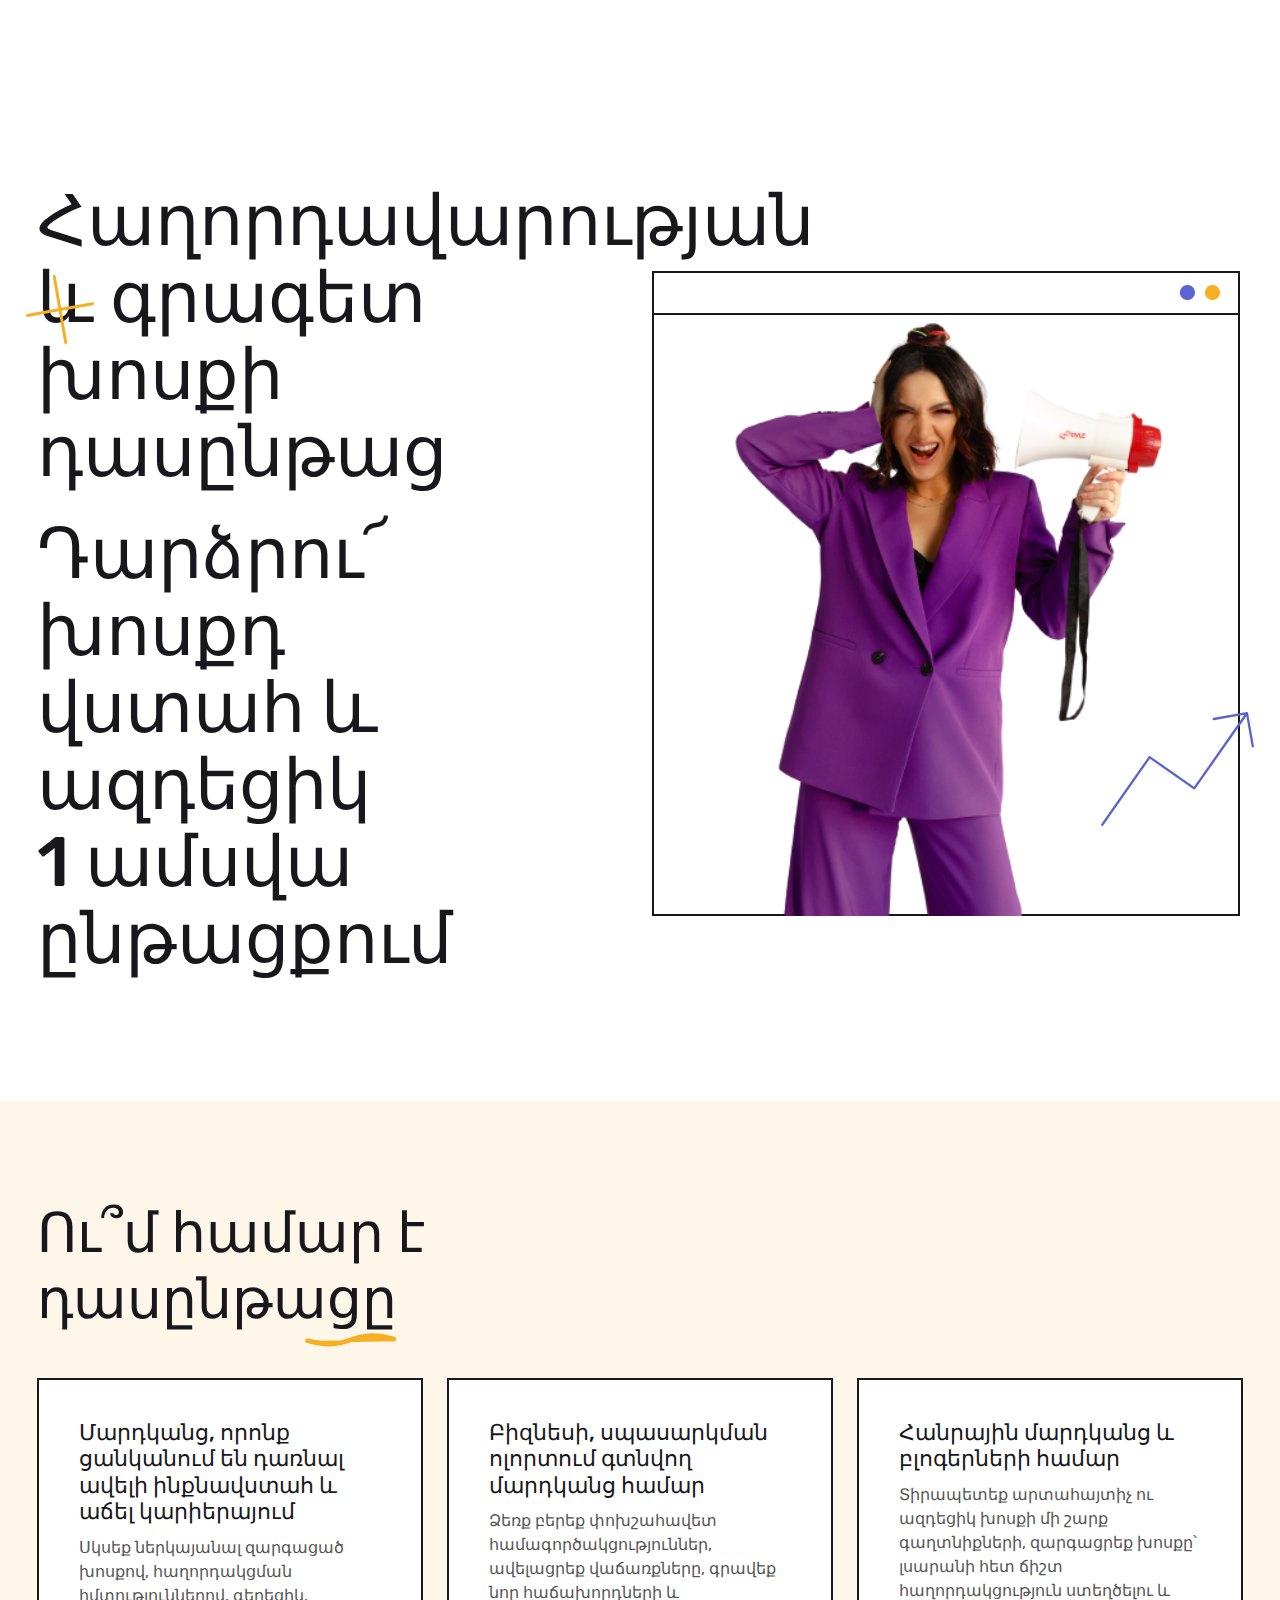
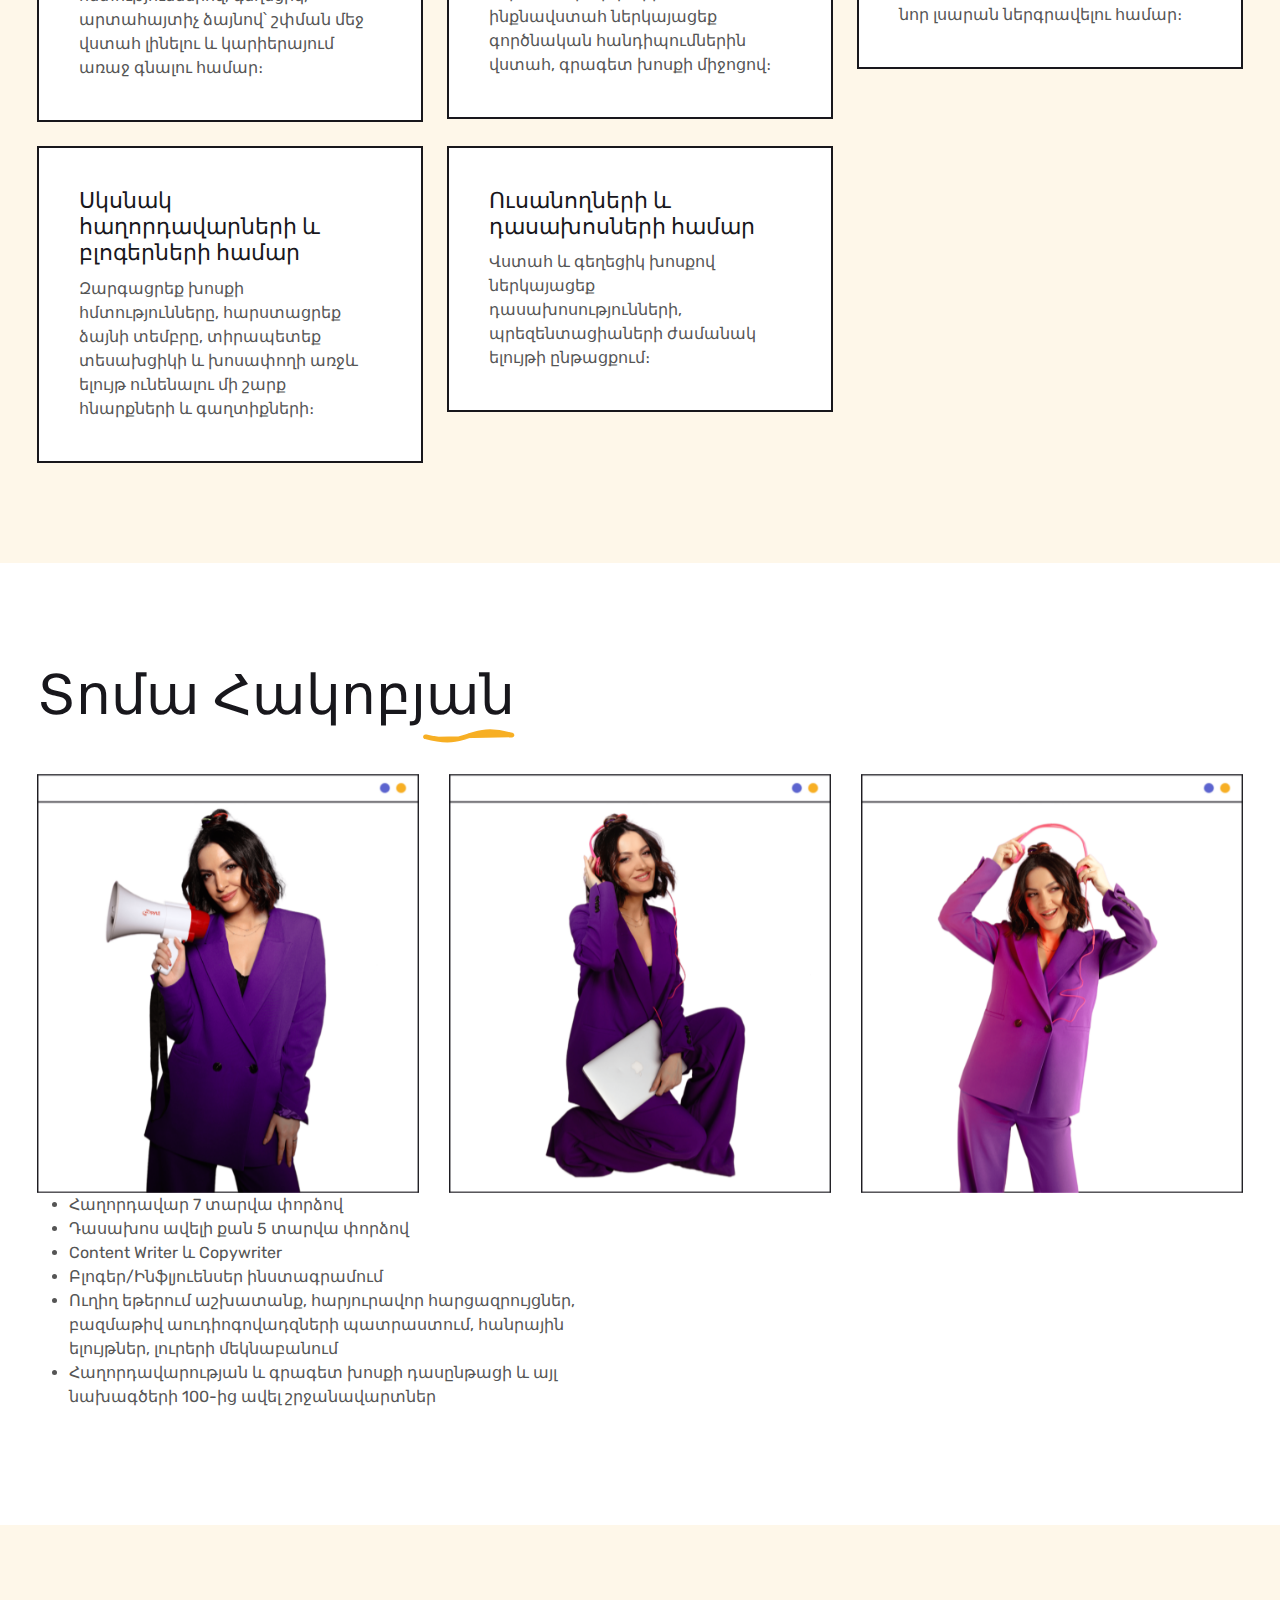
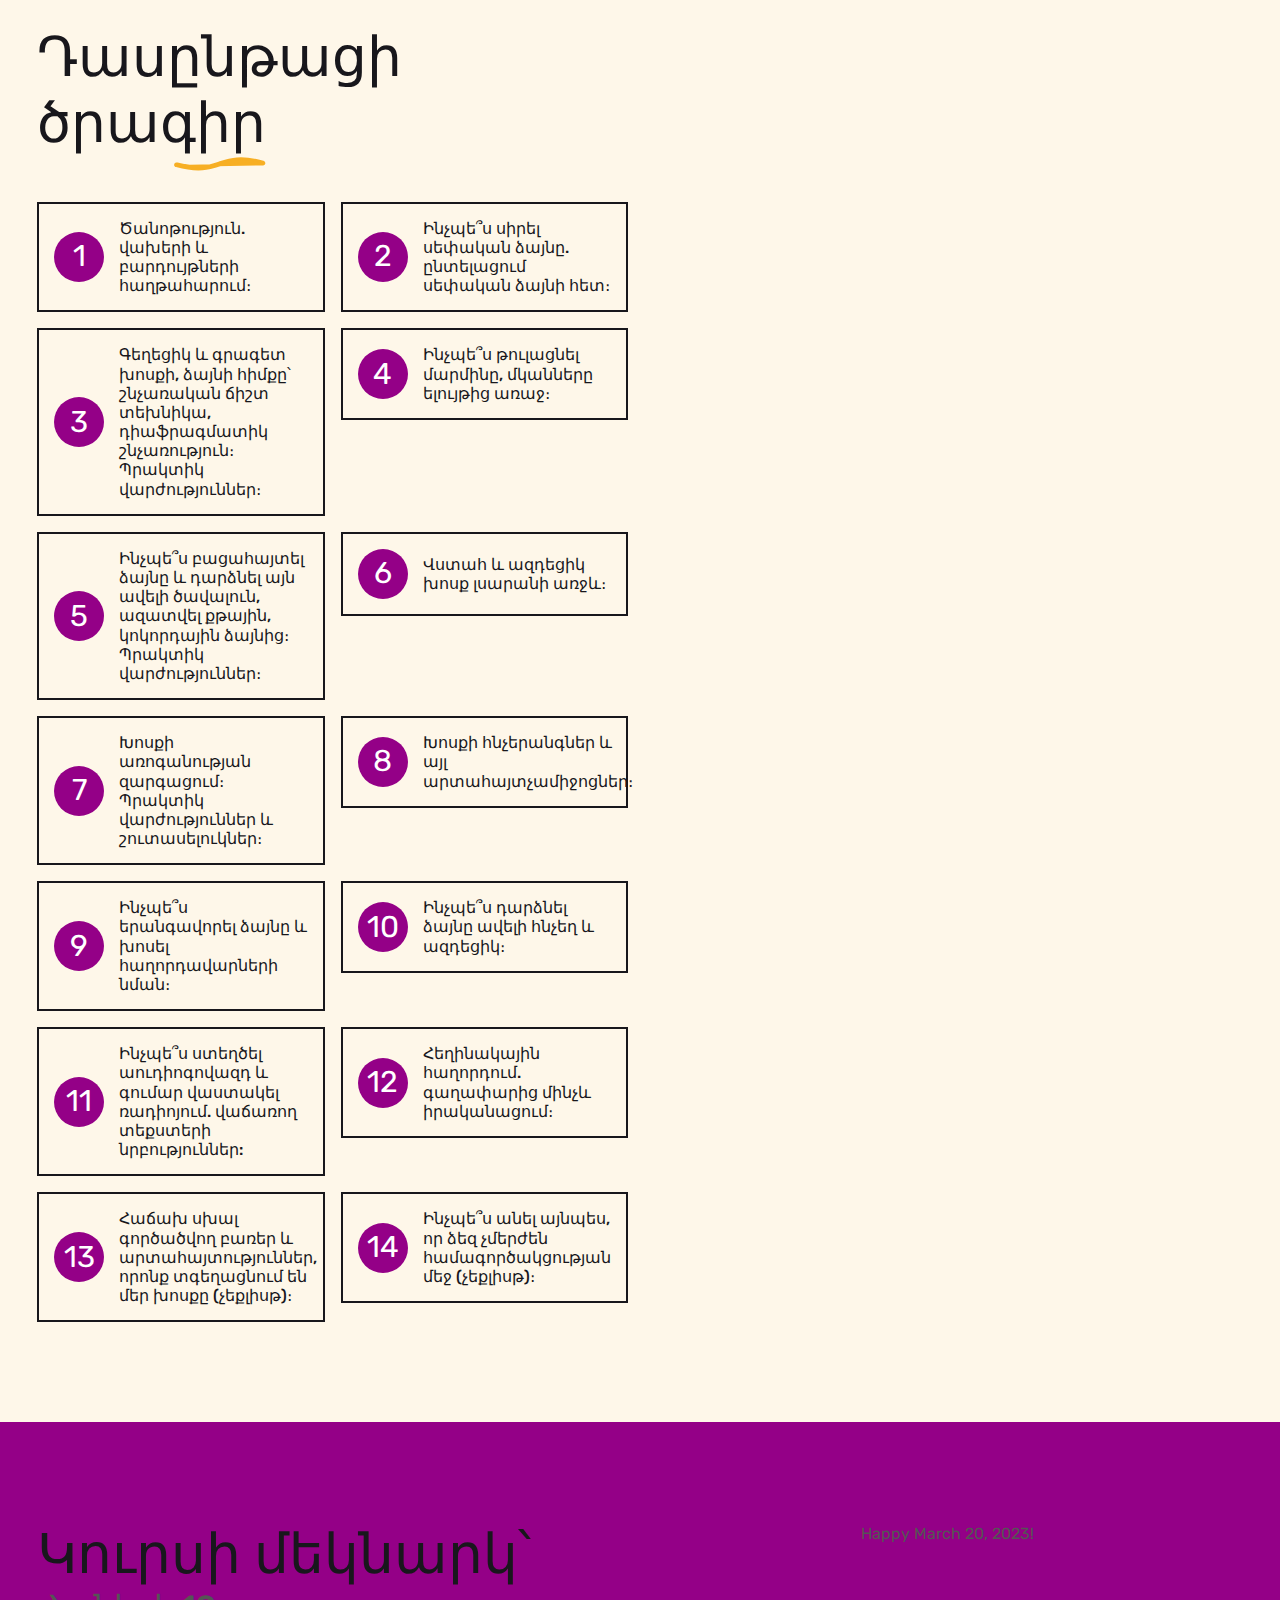
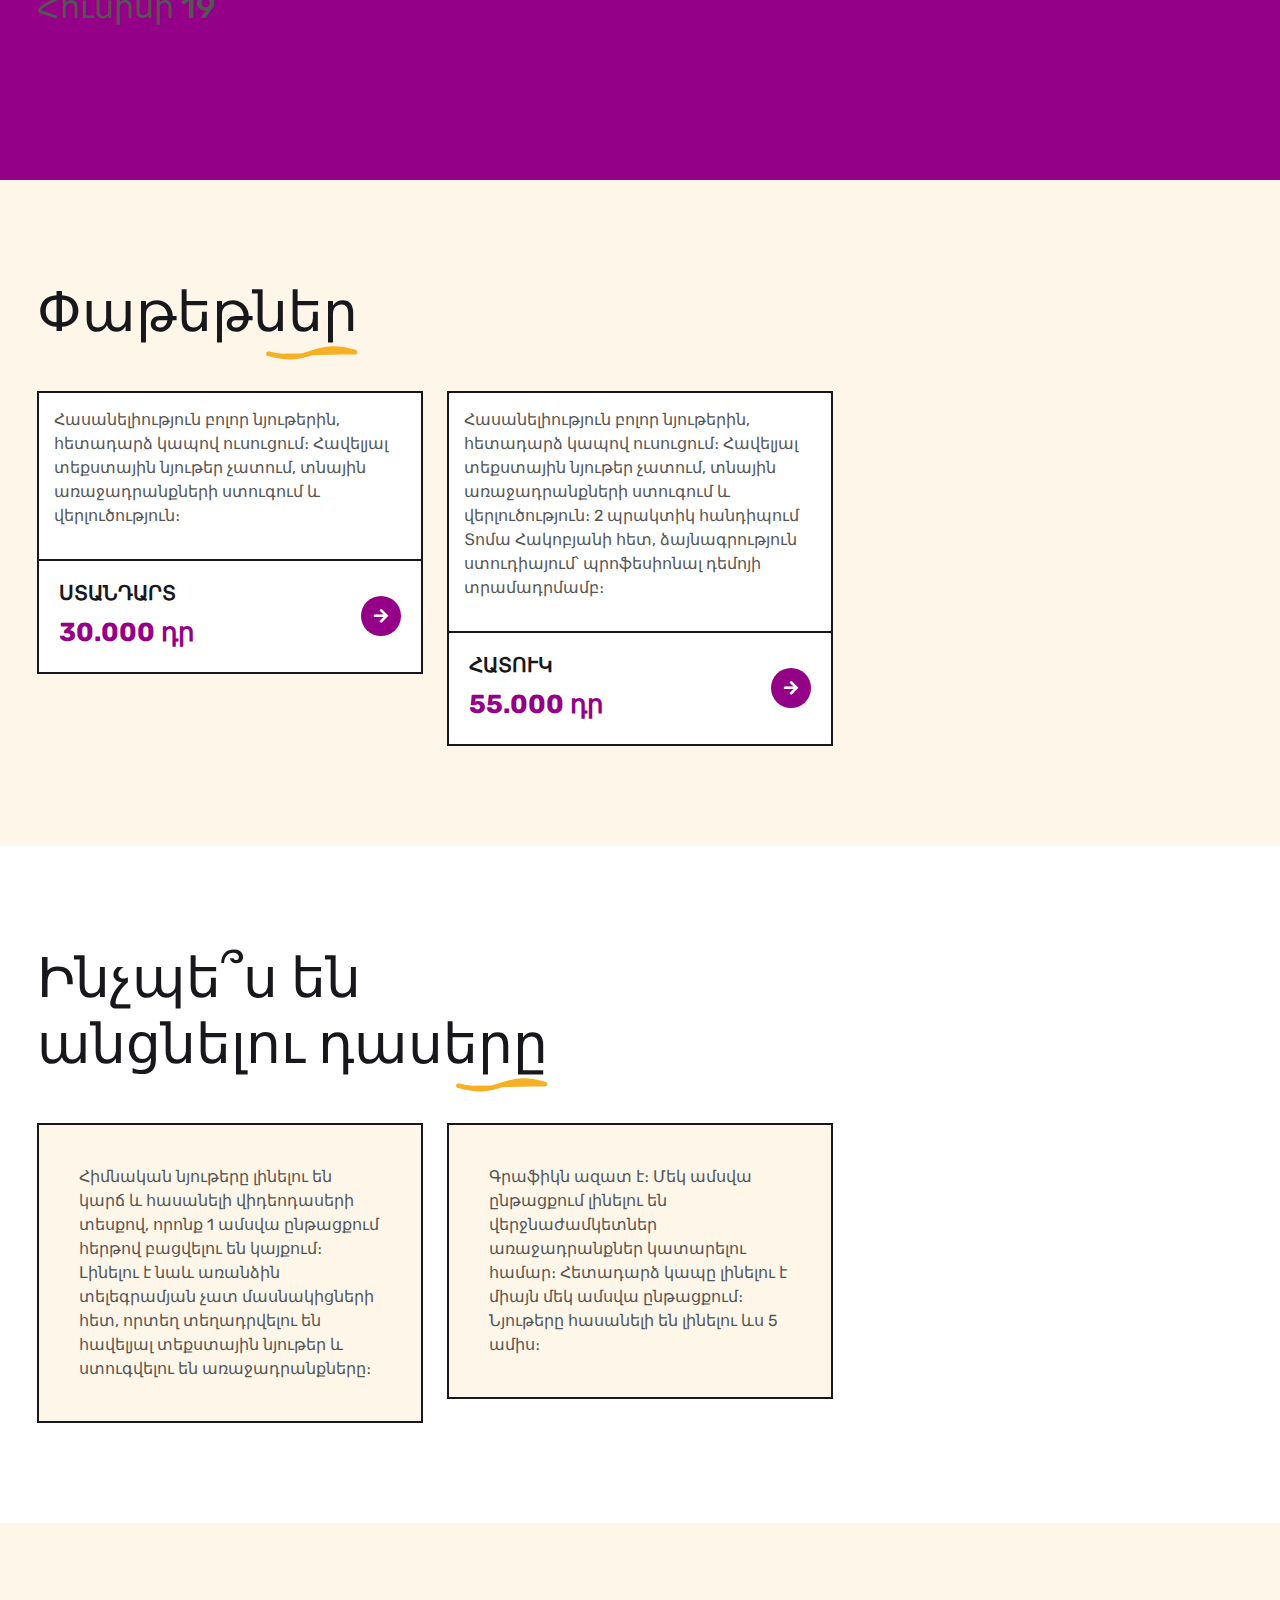
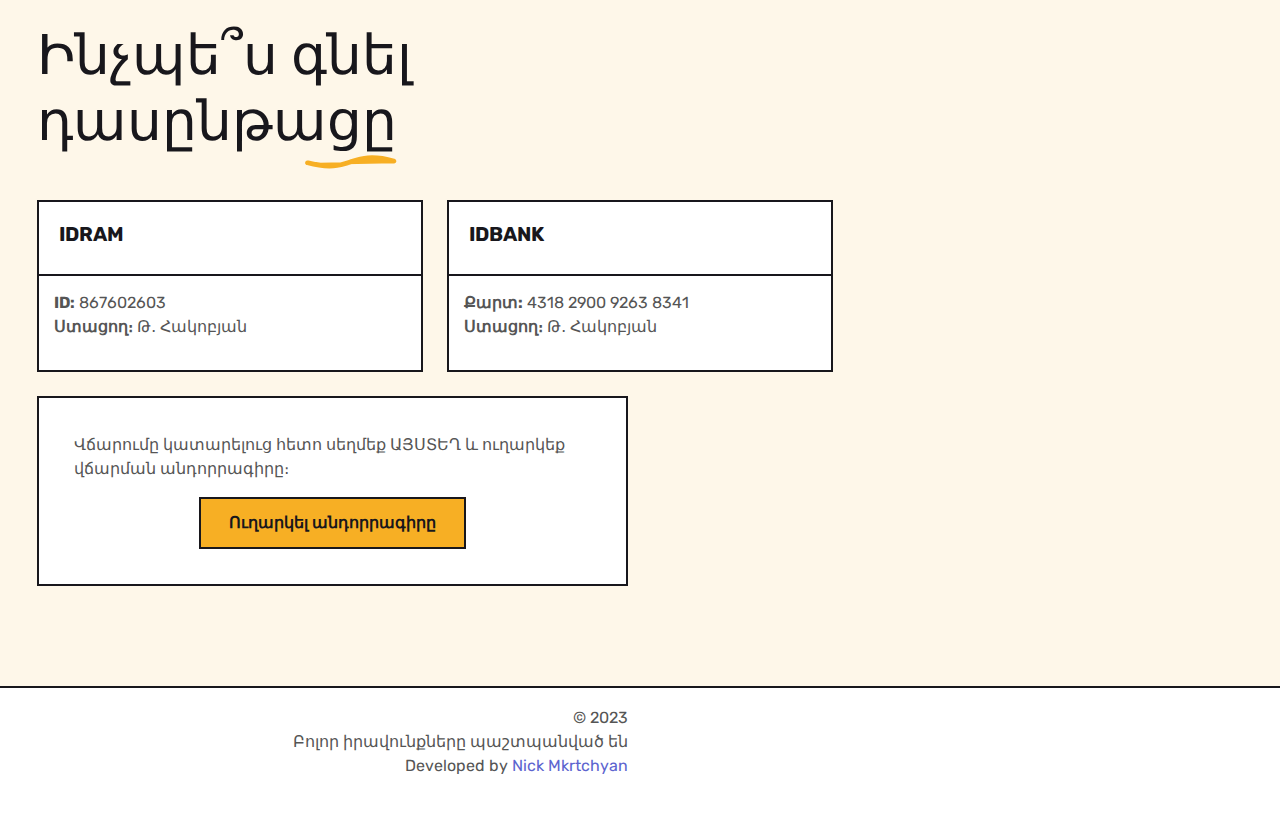
<file: index.html>
<!DOCTYPE html>
<html lang="zxx">

<head>
    <!-- metas -->
    <meta charset="utf-8">
    <meta name="author" content="themepaa">
    <meta http-equiv="X-UA-Compatible" content="IE=edge">
    <meta name="viewport" content="width=device-width, initial-scale=1, shrink-to-fit=no">
    <meta name="keywords" content="Boston - plan Template">
    <meta name="description" content="Boston - plan Template">
    <!-- title -->
    <title>Գրագետ խոսքի և Հաղորդավարության դասընթաց</title>
    <!-- Favicon -->
    <link rel="shortcut icon" type="image/x-icon" href="favicon.ico">
    <!-- theme css -->
    <link href="assets/css/style.css" rel="stylesheet">
</head>
<!-- Body Start -->

<body>
    <!-- page loading -->
    <div id="loading">
        <div class="load-circle"><span class="one"></span></div>
    </div>
    <!-- End -->
    <!-- Main -->
    <main class="wrapper">
        <!-- Home Section -->
        <section data-scroll-index="0" class="home-section">
            <div class="effect-1">
                <img src="assets/img/effect-1.svg" title="" alt="">
            </div>
            <div class="effect-2">
                <img src="assets/img/effect-2.svg" title="" alt="">
            </div>
            <div class="container">
                <div class="row min-vh-100 align-items-center">
                    <div class="col-lg-6 pe-xl-5 py-5">
                        <div class="home-intro one-page-nav">
                            <h1>Հաղորդավարության<br />և գրագետ խոսքի<br />դասընթաց</h1>
                            <h1 class="sub">Դարձրու՜ խոսքդ<br />վստահ և ազդեցիկ<br />1 ամսվա ընթացքում</h1>

                              
                        </div>
                    </div>
                    <div class="col-lg-6">
                        <div class="home-image">
                            <img src="assets/img/home-banner.png" title="" alt="">
                            <!-- <img src="assets/img/toma/avatar-1.jpg" title="" alt=""> -->
                        </div>
                    </div>
                </div>
            </div>
        </section>
        <!-- End Home Section -->
        <!-- Services Section -->
        <section data-scroll-index="1" class="section services-section bg-gray">
            <div class="container">
                <div class="row section-heading">
                    <div class="col-lg-6">
                        <h3><span>Ու՞մ համար է դասընթացը</span></h3>
                    </div>
                </div>
                <div class="row gy-4">
                    <div class="col-sm-6 col-lg-4">
                        <div class="feature-box-01">
                            <div class="feature-content">
                                <h5>Մարդկանց, որոնք ցանկանում են դառնալ ավելի ինքնավստահ և աճել կարիերայում</h5>
                                <p>Սկսեք ներկայանալ զարգացած խոսքով, հաղորդակցման հմտություններով, գեղեցիկ, արտահայտիչ ձայնով՝ շփման մեջ վստահ լինելու և կարիերայում առաջ գնալու համար։</p>
                            </div>
                        </div>
                    </div>
                    <div class="col-sm-6 col-lg-4">
                        <div class="feature-box-01">
                            <div class="feature-content">
                                <h5>Բիզնեսի, սպասարկման ոլորտում գտնվող մարդկանց համար</h5>
                                <p>Ձեռք բերեք փոխշահավետ համագործակցություններ, ավելացրեք վաճառքները, գրավեք նոր հաճախորդների և ինքնավստահ ներկայացեք գործնական հանդիպումներին վստահ, գրագետ խոսքի միջոցով։</p>
                            </div>
                        </div>
                    </div>
                    <div class="col-sm-6 col-lg-4">
                        <div class="feature-box-01">
                            <div class="feature-content">
                                <h5>Հանրային մարդկանց և բլոգերների համար</h5>
                                <p>Տիրապետեք արտահայտիչ ու ազդեցիկ խոսքի մի շարք գաղտնիքների, զարգացրեք խոսքը՝ լսարանի հետ ճիշտ հաղորդակցություն ստեղծելու և նոր լսարան ներգրավելու համար։</p>
                            </div>
                        </div>
                    </div>
                    <div class="col-sm-6 col-lg-4">
                        <div class="feature-box-01">
                            <div class="feature-content">
                                <h5>Սկսնակ հաղորդավարների և բլոգերների համար</h5>
                                <p>Զարգացրեք խոսքի հմտությունները, հարստացրեք ձայնի տեմբրը, տիրապետեք տեսախցիկի և խոսափողի առջև ելույթ ունենալու մի շարք հնարքների և գաղտիքների։</p>
                            </div>
                        </div>
                    </div>
                    <div class="col-sm-6 col-lg-4">
                        <div class="feature-box-01">
                            <div class="feature-content">
                                <h5>Ուսանողների և դասախոսների համար</h5>
                                <p>Վստահ և գեղեցիկ խոսքով ներկայացեք դասախոսությունների, պրեզենտացիաների ժամանակ ելույթի ընթացքում։</p>
                            </div>
                        </div>
                    </div>
                </div>
            </div>
        </section>
        <!-- End Services Section -->
        <!-- Services Section -->
        <section data-scroll-index="1" class="section services-section">
            <div class="container">
                <div class="row section-heading">
                    <div class="col-lg-6">
                        <h3><span>Տոմա Հակոբյան</span></h3>
                    </div>
                </div>

                <div class="owl-carousel lightbox-gallery" data-items="3" data-nav-dots="true" data-lg-items="2" data-md-items="2" data-sm-items="1" data-xs-items="1" data-space="30" data-autoplay="true">
                    <div class="slider">
                        <img src="assets/img/slide1.png" title="" alt="">
                    </div>
                    <div class="slider">
                        <img src="assets/img/slide2.png" title="" alt="">
                    </div>
                    <div class="slider">
                        <img src="assets/img/slide3.png" title="" alt="">
                    </div>
                </div>

                <div class="row">
                    <div class="col-lg-6 about_me">
                        <ul>
                            <li>Հաղորդավար 7 տարվա փորձով</li>
                            <li>Դասախոս ավելի քան 5 տարվա փորձով </li>
                            <li>Content Writer և Copywriter</li>
                            <li>Բլոգեր/Ինֆլյուենսեր ինստագրամում</li>
                            <li>Ուղիղ եթերում աշխատանք, հարյուրավոր հարցազրույցներ, բազմաթիվ աուդիոգովադզների պատրաստում, հանրային ելույթներ, լուրերի մեկնաբանում</li>
                            <li>Հաղորդավարության և գրագետ խոսքի դասընթացի և այլ նախագծերի 100-ից ավել շրջանավարտներ </li>
                        </ul>
                    </div>
                </div>
            </div>
        </section>
        <!-- End Services Section -->
        <!-- Skill Section -->
        <section data-scroll-index="2" class="section experience-section bg-gray">
            <div class="container">
                <div class="row">
                    <div class="col-lg-6">
                        <div class="section-heading">
                            <h3><span>Դասընթացի ծրագիր</span></h3>
                        </div>
                        <div class="skill-box">
                            <div class="row g-3">
                                <div class="col-12 col-md-4 col-lg-6">
                                    <div class="feature-box-02">
                                        <div class="icon">1</div>
                                        <h6>Ծանոթություն. վախերի և բարդույթների հաղթահարում։</h6>
                                    </div>
                                </div>
                                <div class="col-12 col-md-4 col-lg-6">
                                    <div class="feature-box-02">
                                        <div class="icon">2</div>
                                        <h6>Ինչպե՞ս սիրել սեփական ձայնը. ընտելացում սեփական ձայնի հետ։</h6>
                                    </div>
                                </div>
                                <div class="col-12 col-md-4 col-lg-6">
                                    <div class="feature-box-02">
                                        <div class="icon">3</div>
                                        <h6>Գեղեցիկ և գրագետ խոսքի, ձայնի հիմքը՝ շնչառական ճիշտ տեխնիկա, դիաֆրագմատիկ շնչառություն։ Պրակտիկ վարժություններ։</h6>
                                    </div>
                                </div>
                                <div class="col-12 col-md-4 col-lg-6">
                                    <div class="feature-box-02">
                                        <div class="icon">4</div>
                                        <h6>Ինչպե՞ս թուլացնել մարմինը, մկանները ելույթից առաջ։</h6>
                                    </div>
                                </div>
                                <div class="col-12 col-md-4 col-lg-6">
                                    <div class="feature-box-02">
                                        <div class="icon">5</div>
                                        <h6>Ինչպե՞ս բացահայտել ձայնը և դարձնել այն ավելի ծավալուն, ազատվել քթային, կոկորդային ձայնից։ Պրակտիկ վարժություններ։</h6>
                                    </div>
                                </div>
                                <div class="col-12 col-md-4 col-lg-6">
                                    <div class="feature-box-02">
                                        <div class="icon">6</div>
                                        <h6>Վստահ և ազդեցիկ խոսք լսարանի առջև։</h6>
                                    </div>
                                </div>
                                <div class="col-12 col-md-4 col-lg-6">
                                    <div class="feature-box-02">
                                        <div class="icon">7</div>
                                        <h6>Խոսքի առոգանության զարգացում։ Պրակտիկ վարժություններ և շուտասելուկներ։</h6>
                                    </div>
                                </div>
                                <div class="col-12 col-md-4 col-lg-6">
                                    <div class="feature-box-02">
                                        <div class="icon">8</div>
                                        <h6>Խոսքի հնչերանգներ և այլ արտահայտչամիջոցներ։</h6>
                                    </div>
                                </div>
                                <div class="col-12 col-md-4 col-lg-6">
                                    <div class="feature-box-02">
                                        <div class="icon">9</div>
                                        <h6>Ինչպե՞ս երանգավորել ձայնը և խոսել հաղորդավարների նման։</h6>
                                    </div>
                                </div>
                                <div class="col-12 col-md-4 col-lg-6">
                                    <div class="feature-box-02">
                                        <div class="icon">10</div>
                                        <h6>Ինչպե՞ս դարձնել ձայնը ավելի հնչեղ և ազդեցիկ։</h6>
                                    </div>
                                </div>
                                <div class="col-12 col-md-4 col-lg-6">
                                    <div class="feature-box-02">
                                        <div class="icon">11</div>
                                        <h6>Ինչպե՞ս ստեղծել աուդիոգովազդ և գումար վաստակել ռադիոյում. վաճառող տեքստերի նրբություններ:</h6>
                                    </div>
                                </div>
                                <div class="col-12 col-md-4 col-lg-6">
                                    <div class="feature-box-02">
                                        <div class="icon">12</div>
                                        <h6>Հեղինակային հաղորդում. գաղափարից մինչև իրականացում։</h6>
                                    </div>
                                </div>
                                <div class="col-12 col-md-4 col-lg-6">
                                    <div class="feature-box-02">
                                        <div class="icon">13</div>
                                        <h6>Հաճախ սխալ գործածվող բառեր և արտահայտություններ, որոնք տգեղացնում են մեր խոսքը (չեքլիսթ)։</h6>
                                    </div>
                                </div>
                                <div class="col-12 col-md-4 col-lg-6">
                                    <div class="feature-box-02">
                                        <div class="icon">14</div>
                                        <h6>Ինչպե՞ս անել այնպես, որ ձեզ չմերժեն համագործակցության մեջ (չեքլիսթ)։</h6>
                                    </div>
                                </div>
                            </div>
                        </div>
                    </div>
                    <!-- <div class="col-lg-6 col-xl-5 ms-auto pt-5 pt-lg-0">
                        <div class="experience-box">
                            <h3>Experience</h3>
                            <ul>
                                <li>
                                    <h6>Jan 2021 - Present</h6>
                                    <div class="eb-right">
                                        <h5>Creative Director</h5>
                                        <span>pxdraft Ltd, UK</span>
                                    </div>
                                </li>
                                <li>
                                    <h6>Jan 2021 - Present</h6>
                                    <div class="eb-right">
                                        <h5>Creative Director</h5>
                                        <span>pxdraft Ltd, UK</span>
                                    </div>
                                </li>
                                <li>
                                    <h6>Jan 2021 - Present</h6>
                                    <div class="eb-right">
                                        <h5>Creative Director</h5>
                                        <span>pxdraft Ltd, UK</span>
                                    </div>
                                </li>
                                <li>
                                    <h6>Jan 2021 - Present</h6>
                                    <div class="eb-right">
                                        <h5>Creative Director</h5>
                                        <span>pxdraft Ltd, UK</span>
                                    </div>
                                </li>
                            </ul>
                        </div>
                        <div class="experience-user">
                            <span class="eu-1"><img src="assets/img/effect-3.svg" title="" alt=""></span>
                            <span class="eu-2"><img src="assets/img/effect-4.svg" title="" alt=""></span>
                            <div class="avatar">
                                <img src="assets/img/avatar.png" title="" alt="">
                            </div>
                            <a class="px-btn px-btn-theme2" href="#">Hire me </a>
                        </div>
                    </div> -->
                </div>
            </div>
        </section>
        <!-- End Skill Section -->
        <!-- Countdown Section -->
        <section class="section testimonial-section bg-purple">
            <div class="container">
                <div class="row section-heading">
                    <div class="col-lg-6 counter">
                        <h3>Կուրսի մեկնարկ՝</h3>
                        <h2>Հունիսի 19</h2>
                    </div>
                    <div class="col-lg-6">
                        <div class="countdown">
                            <div>
                             <span class="number days"></span>
                             <span>Օր</span>
                           </div>
                            <div>
                             <span class="number hours"></span>
                             <span>Ժամ</span>
                           </div>
                            <div>
                             <span class="number minutes"></span>
                             <span>Րոպե</span>
                           </div>
                            <div>
                             <span class="number seconds"></span>
                             <span>Վայրկյան</span>
                           </div>
                         </div>
                       
                    </div>
                </div>
            </div>
        </section>
        <!-- End Countdown Section -->
        <!-- Work Section -->
        <section class="section work-section bg-gray">
            <div class="container">
                <div class="row section-heading">
                    <div class="col-lg-6">
                        <h3><span>Փաթեթներ</span></h3>
                    </div>
                </div>
                <div class="row g-4 lightbox-gallery">
                    <div class="col-sm-6 col-lg-4">
                        <div class="plan-box">
                            <div class="plan-head">
                                <p>Հասանելիություն բոլոր նյութերին, հետադարձ կապով ուսուցում։ Հավելյալ տեքստային նյութեր չատում, տնային առաջադրանքների ստուգում և վերլուծություն։</p>
                            </div>
                            <div class="plan-info">
                                <h6>Ստանդարտ</h6>
                                <span>30.000 դր</span>
                                <a href="#buy">
                                    <i class="fas fa-arrow-right"></i>
                                </a>
                            </div>
                        </div>
                    </div>
                    <div class="col-sm-6 col-lg-4">
                        <div class="plan-box">
                            <div class="plan-head">
                                <p>Հասանելիություն բոլոր նյութերին, հետադարձ կապով ուսուցում։ Հավելյալ տեքստային նյութեր չատում, տնային առաջադրանքների ստուգում և վերլուծություն։ 2 պրակտիկ հանդիպում Տոմա Հակոբյանի հետ, ձայնագրություն ստուդիայում՝ պրոֆեսիոնալ դեմոյի տրամադրմամբ։</p>
                            </div>
                            <div class="plan-info">
                                <h6>Հատուկ</h6>
                                <span>55.000 դր</span>
                                <a href="#buy">
                                    <i class="fas fa-arrow-right"></i>
                                </a>
                            </div>
                        </div>
                    </div>
                </div>
            </div>
        </section>
        <!-- End Work Section -->
        <!-- Services Section -->
        <section class="section services-section">
            <div class="container">
                <div class="row section-heading">
                    <div class="col-lg-6">
                        <h3><span>Ինչպե՞ս են անցնելու դասերը</span></h3>
                    </div>
                </div>
                <div class="row gy-4">
                    <div class="col-sm-6 col-lg-4">
                        <div class="feature-box-01 bg-gray">
                            <div class="feature-content">
                                <p>Հիմնական նյութերը լինելու են կարճ և հասանելի վիդեոդասերի տեսքով, որոնք 1 ամսվա ընթացքում հերթով բացվելու են կայքում։ Լինելու է նաև առանձին տելեգրամյան չատ մասնակիցների հետ, որտեղ տեղադրվելու են հավելյալ տեքստային նյութեր և ստուգվելու են առաջադրանքները։</p>
                            </div>
                        </div>
                    </div>
                    <div class="col-sm-6 col-lg-4">
                        <div class="feature-box-01 bg-gray">
                            <div class="feature-content">
                                <p>Գրաֆիկն ազատ է։ Մեկ ամսվա ընթացքում լինելու են վերջնաժամկետներ առաջադրանքներ կատարելու համար։ Հետադարձ կապը լինելու է միայն մեկ ամսվա ընթացքում։ Նյութերը հասանելի են լինելու ևս 5 ամիս։</p>
                            </div>
                        </div>
                    </div>
                </div>
            </div>
        </section>
        <!-- End Services Section -->
        <!-- Work Section -->
        <section class="section work-section bg-gray" id="buy">
            <div class="container">
                <div class="row section-heading">
                    <div class="col-lg-6">
                        <h3><span>Ինչպե՞ս գնել դասընթացը</span></h3>
                    </div>
                </div>
                <div class="row g-4 lightbox-gallery">
                    <div class="col-sm-6 col-lg-4">
                        <div class="plan-box">
                            <div class="plan-info pay">
                                <h6>iDram</h6>
                            </div>
                            <div class="plan-head">
                                <p><b>ID:</b> 867602603<br><b>Ստացող։</b> Թ․ Հակոբյան</p>
                            </div>
                        </div>
                    </div>
                    <div class="col-sm-6 col-lg-4">
                        <div class="plan-box">
                            <div class="plan-info pay">
                                <h6>iDBank</h6>
                            </div>
                            <div class="plan-head">
                                <p><b>Քարտ:</b> 4318 2900 9263 8341<br><b>Ստացող։</b> Թ․ Հակոբյան</p>
                            </div>
                        </div>
                    </div>

                    <div class="col-lg-6">
                        <div class="contact-form">
                            <p>Վճարումը կատարելուց հետո սեղմեք ԱՅՍՏԵՂ և ուղարկեք վճարման անդորրագիրը։</p>
                            <div class="col-md-12">
                                <div class="send text-center">
                                    <a href="https://wa.me/+37496771017" class="px-btn px-btn-theme2" type="button" value="Send">Ուղարկել անդորրագիրը</a>
                                </div>
                            </div>
                        </div>
                    </div>
                </div>
            </div>
        </section>
        <!-- End Work Section -->
        <!-- Effect -->
        <div class="right-effects"></div>
        <div class="left-effects"></div>
        <!-- End Effect -->
    </main>
    <!-- Main -->
    <!-- Footer -->
    <footer class="footer">
        <div class="container">
            <div class="row align-items-center">
                <div class="col-md-6 py-2 text-center text-md-end">
                    <p class="m-0">© 2023<br>Բոլոր իրավունքները պաշտպանված են</p>
                    <p class="m-0">Developed by <a href="https://nickmkrtchyan.github.io/"> Nick Mkrtchyan</a></p>
                </div>
            </div>
        </div>
    </footer>
    <!-- End Footer -->
    <script>
const newDate = new Date('June 19, 2023 23:59:59').getTime();

const countdown = setInterval(() => {
  const date = new Date().getTime();
  const diff = newDate - date;

  const days = Math.floor(diff / (1000 * 60 * 60 * 24));
  const hours = Math.floor((diff % (1000 * 60 * 60 * 24)) / (1000 * 60 * 60));
  const minutes = Math.floor((diff % (1000 * 60 * 60)) / (1000 * 60));
  const seconds = Math.floor((diff % (1000 * 60)) / 1000);
  
  document.querySelector(".days").innerHTML = days < 10 ? '0' + days : days;
  document.querySelector(".hours").innerHTML = hours < 10 ? '0' + hours : hours;
  document.querySelector(".minutes").innerHTML = minutes < 10 ? '0' + minutes : minutes;
  document.querySelector(".seconds").innerHTML = seconds < 10 ? '0' + seconds : seconds;

  if (diff <= 0) {
    clearInterval(countdown);
    document.querySelector(".countdown").innerHTML = 'Happy March 20, 2023!';
  }
}, 1000);

      </script>
    <script src="assets/js/jquery-3.5.1.min.js"></script>
    <script src="assets/vendor/appear/jquery.appear.js"></script>
    <script src="assets/vendor/bootstrap/js/bootstrap.min.js"></script>
    <script src="assets/vendor/one-page/scrollIt.min.js"></script>
    <script src="assets/js/custom.js"></script>
    <!-- end -->
</body>
<!-- Body End -->

</html>
</file>
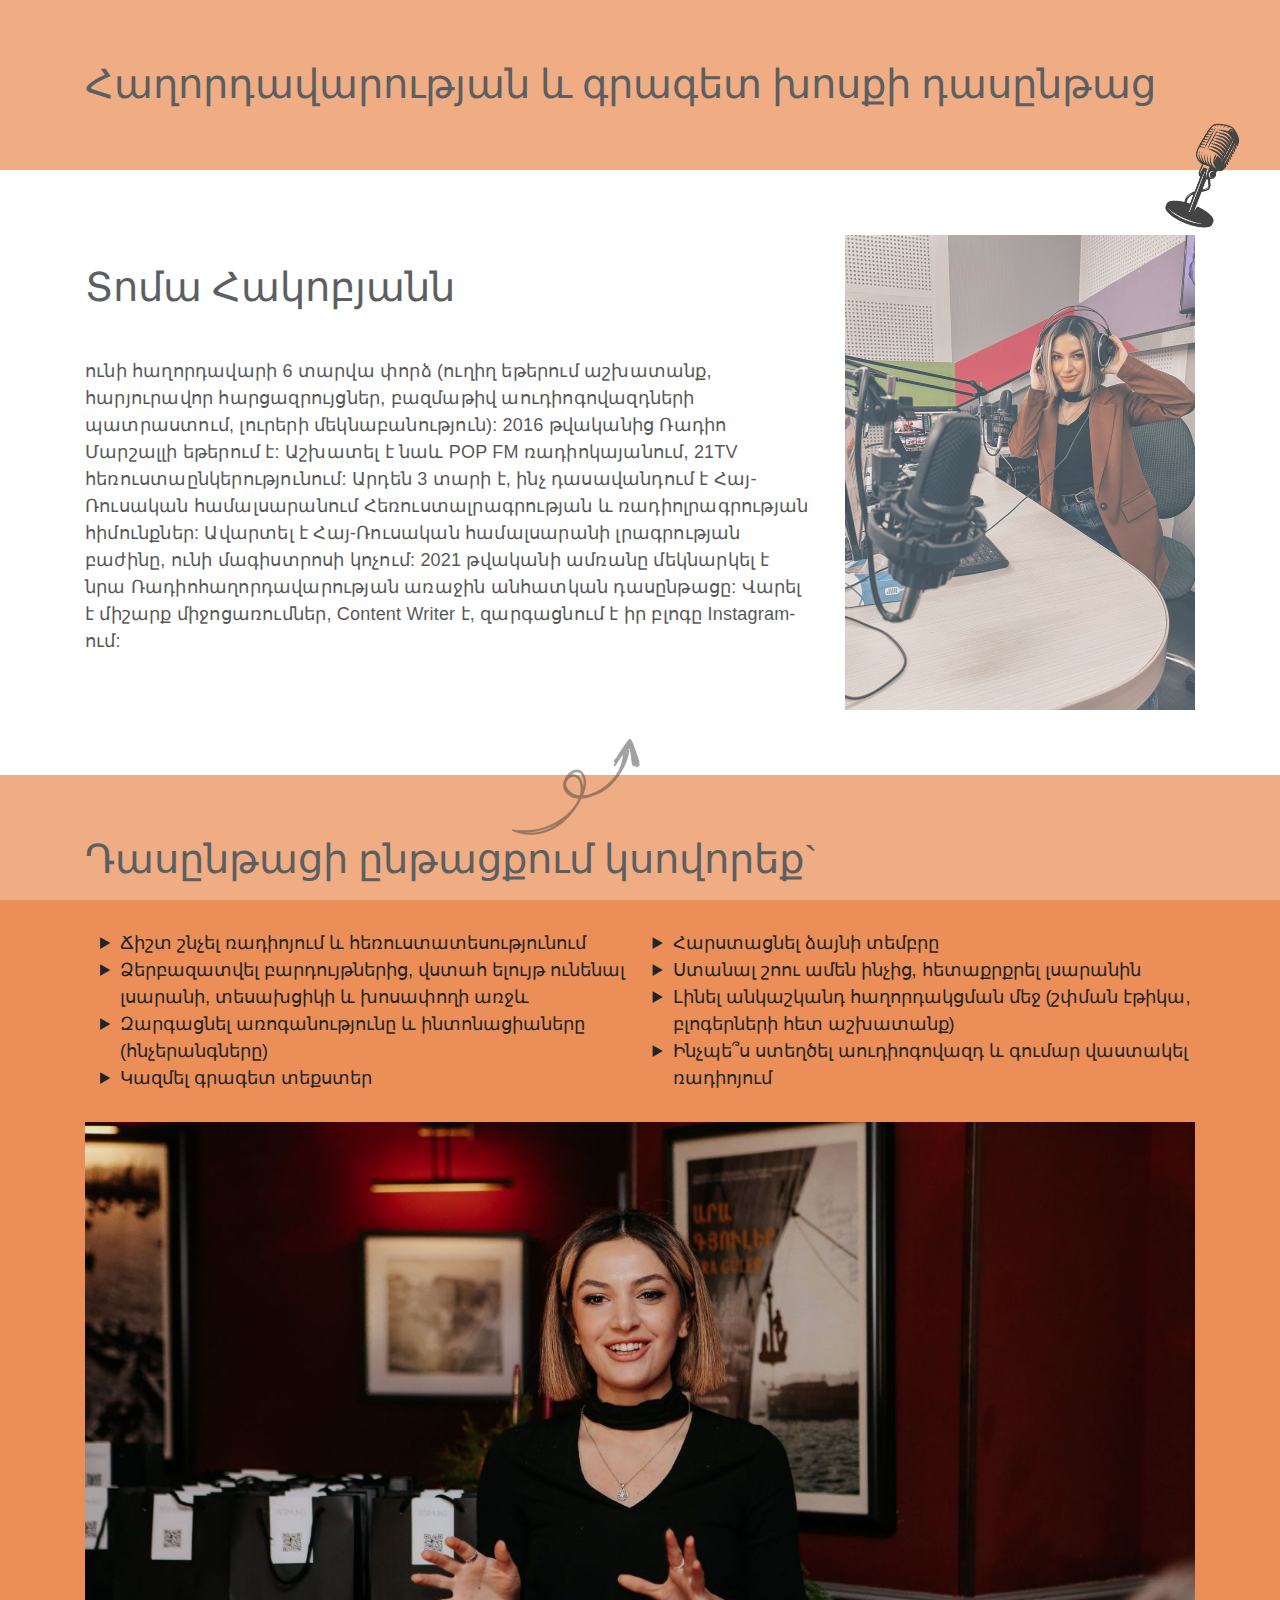
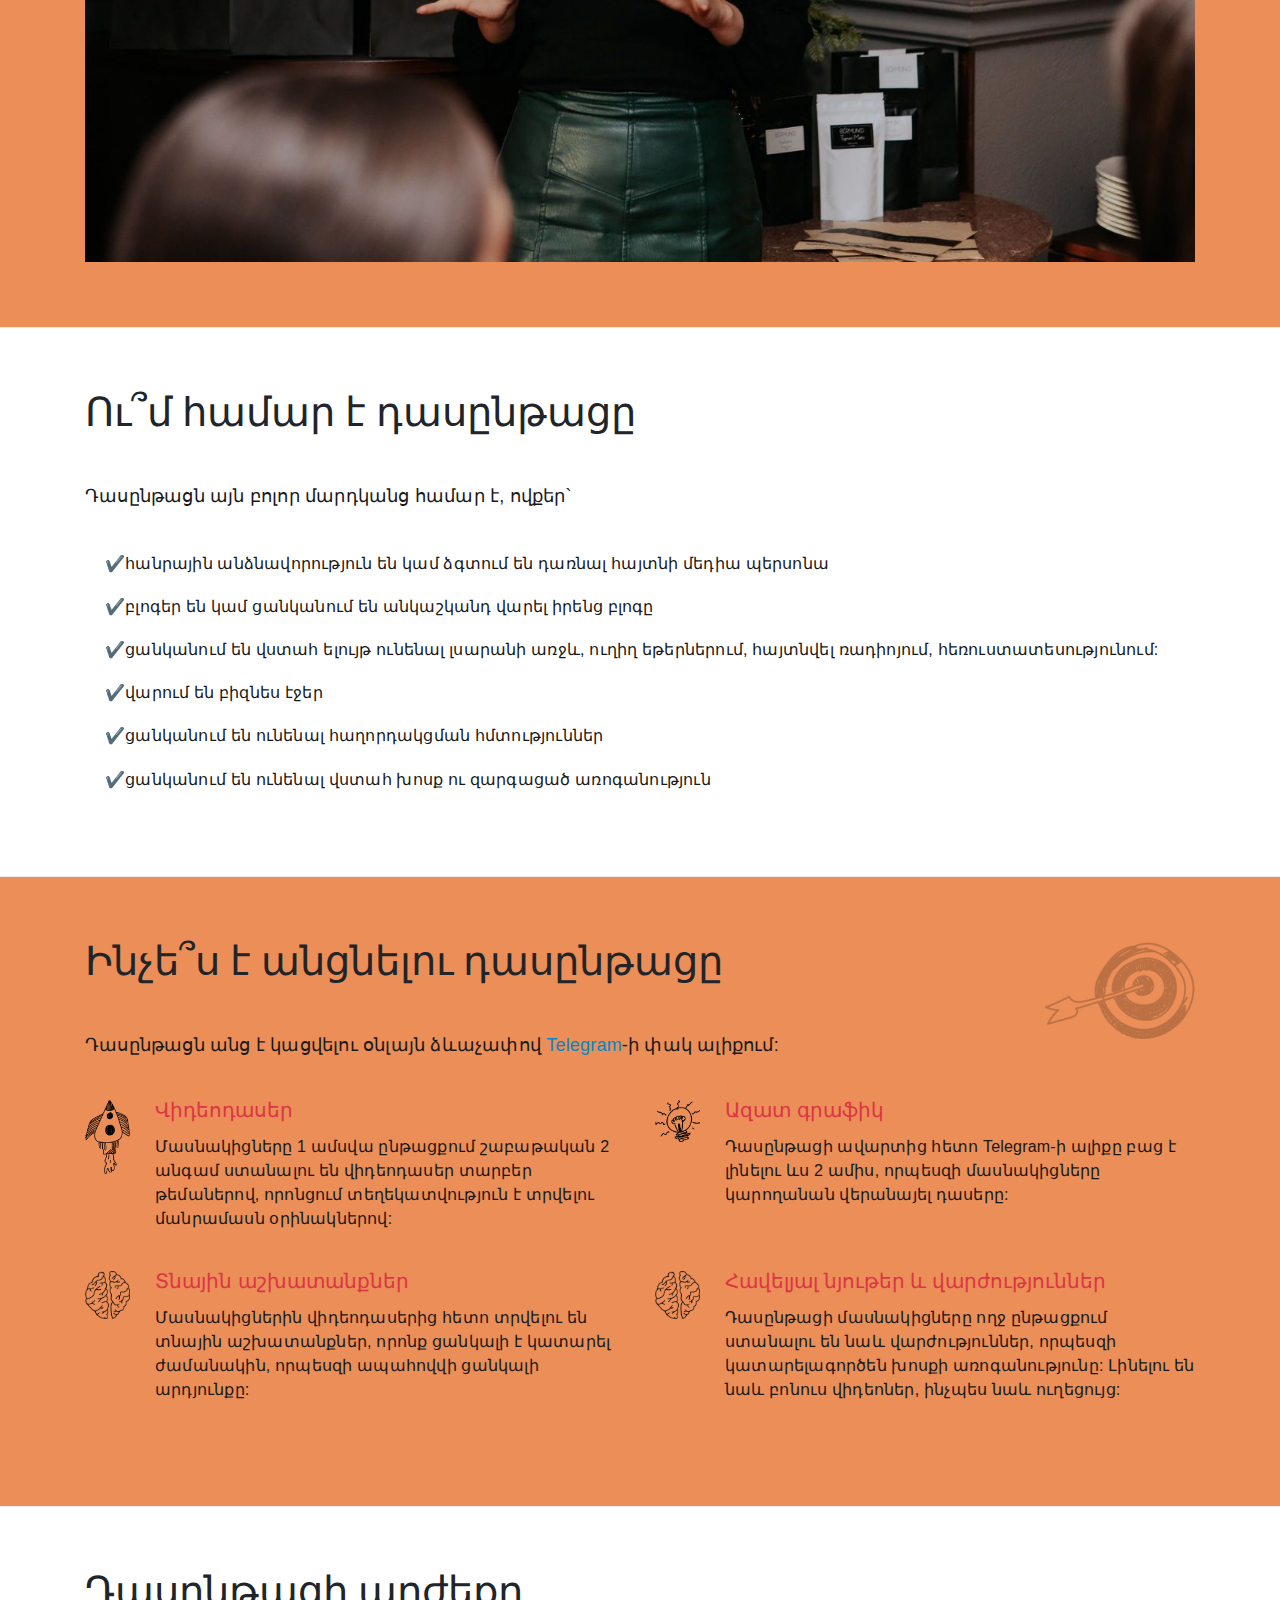
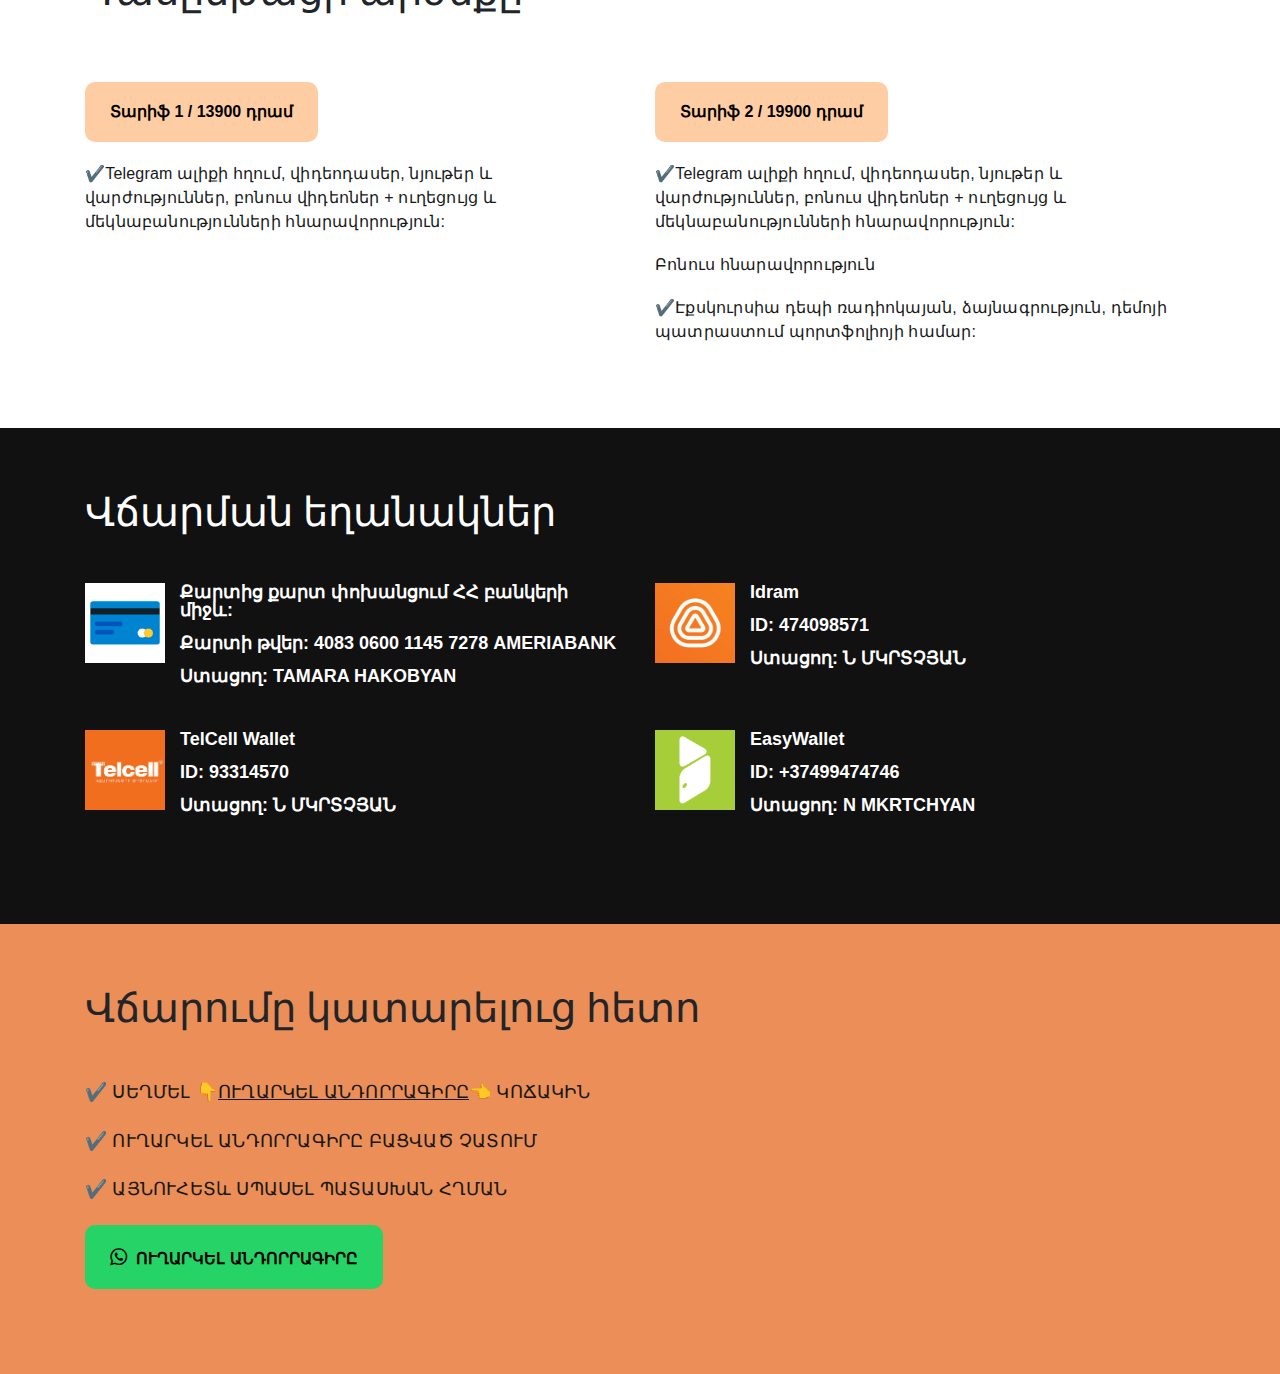
<file: _old/index.html>
<!DOCTYPE html>
<html class="no-js" lang="zxx">
<head>
	<meta charset="utf-8">
	<meta content="ie=edge" http-equiv="x-ua-compatible"><!-- HTML Meta Tags -->
	<title>Տոմա Հակոբյան - Հաղորդավարության և գրագետ խոսքի դասընթաց</title>
	<meta content="Դասընթաց նրանց համար, ովքեր` ✔️հանրային անձնավորություն են կամ ձգտում են դառնալ հայտնի մեդիա պերսոն ✔️բլոգեր են կամ ցանկանում են անկաշկանդ վարել իրենց բլոգը" name="description"><!-- Facebook Meta Tags -->
	<meta content="http://tomahakobyan.com/" property="og:url">
	<meta content="website" property="og:type">
	<meta content="Տոմա Հակոբյան - Հաղորդավարության և գրագետ խոսքի դասընթաց" property="og:title">
	<meta content="Դասընթաց նրանց համար, ովքեր` ✔️հանրային անձնավորություն են կամ ձգտում են դառնալ հայտնի մեդիա պերսոն ✔️բլոգեր են կամ ցանկանում են անկաշկանդ վարել իրենց բլոգը" property="og:description">
	<meta content="https://tomahakobyan.com/assets/imgs/TomaHakobyan.jpg" property="og:image"><!-- Twitter Meta Tags -->
	<meta content="summary_large_image" name="twitter:card">
	<meta content="tomahakobyan.com" property="twitter:domain">
	<meta content="http://tomahakobyan.com/" property="twitter:url">
	<meta content="Տոմա Հակոբյան - Հաղորդավարության և գրագետ խոսքի դասընթաց" name="twitter:title">
	<meta content="Դասընթաց նրանց համար, ովքեր` ✔️հանրային անձնավորություն են կամ ձգտում են դառնալ հայտնի մեդիա պերսոն ✔️բլոգեր են կամ ցանկանում են անկաշկանդ վարել իրենց բլոգը" name="twitter:description">
	<meta content="https://tomahakobyan.com/assets/imgs/TomaHakobyan.jpg" name="twitter:image"><!-- Meta Tags Generated via https://www.opengraph.xyz -->
	<meta content="width=device-width, initial-scale=1" name="viewport">
	<link href="assets/imgs/theme/favicon.png" rel="shortcut icon" type="image/x-icon"><!-- Template CSS  -->
	<link href="assets/css/style.css" rel="stylesheet">
	<link href="assets/css/widgets.css" rel="stylesheet">
	<link href="assets/css/responsive.css" rel="stylesheet">
	<link href="https://cdnjs.cloudflare.com/ajax/libs/font-awesome/4.4.0/css/font-awesome.css" rel="stylesheet">
	<!-- Global site tag (gtag.js) - Google Analytics -->
<script async src="https://www.googletagmanager.com/gtag/js?id=G-QCZWEJTSYS"></script>
<script>
  window.dataLayer = window.dataLayer || [];
  function gtag(){dataLayer.push(arguments);}
  gtag('js', new Date());

  gtag('config', 'G-QCZWEJTSYS');
</script>
</head>
<body>
	<div class="scroll-progress bg-grey-900"></div><!-- Start Preloader -->
	<div class="preloader text-center">
		<div class="loader"></div>
	</div>
	<main>
		<div class="shape-mic"><img alt="" src="assets/imgs/theme/mic.png"></div>
		<section class="pt-65 pb-35 bg-brand-4">
			<div class="container">
				<div class="archive-header">
					<div class="archive-header-title">
						<h2 class="font-heading mb-30">Հաղորդավարության և գրագետ խոսքի դասընթաց</h2>
					</div>
				</div>
			</div>
		</section>
		<section class="pt-65 pb-65 position-relative">
			<div class="container">
				<div class="row">
					<div class="col-lg-8 align-self-center">
						<!--<h6 class="text-uppercase font-heading text-muted mb-15">About Our Company</h6>-->
						<h2 class="font-heading mb-50">Տոմա Հակոբյանն</h2>
						<p>ունի հաղորդավարի 6 տարվա փորձ (ուղիղ եթերում աշխատանք, հարյուրավոր հարցազրույցներ, բազմաթիվ աուդիոգովազդների պատրաստում, լուրերի մեկնաբանություն): 2016 թվականից Ռադիո Մարշալլի եթերում է: Աշխատել է նաև POP FM ռադիոկայանում, 21TV հեռուստաընկերությունում: Արդեն 3 տարի է, ինչ դասավանդում է Հայ-Ռուսական համալսարանում Հեռուստալրագրության և ռադիոլրագրության հիմունքներ: Ավարտել է Հայ-Ռուսական համալսարանի լրագրության բաժինը, ունի մագիստրոսի կոչում: 2021 թվականի ամռանը մեկնարկել է նրա Ռադիոհաղորդավարության առաջին անհատկան դասընթացը: Վարել է միշարք միջոցառումներ, Content Writer է, զարգացնում է իր բլոգը Instagram-ում:</p>
					</div>
					<div class="col-lg-4"><img alt="" src="assets/imgs/TomaHakobyan-intro.jpg"></div>
				</div>
			</div>
			<div class="shape-arrow"><img alt="" src="assets/imgs/theme/arrow.png"></div>
		</section>
		<section class="pt-65 pb-65 position-relative bg-brand-4">
			<div class="container"><!--<h6 class="text-uppercase font-heading text-muted mb-15">Դասընթացի ընթացքում կսովորեք`</h6>-->
			<h2 class="font-heading mb-50">Դասընթացի ընթացքում կսովորեք`</h2>
			<div class="row mb-30 ml-20">
				<div class="col-lg-6">
					<ul class="whatcando">
						<li>Ճիշտ շնչել ռադիոյում և հեռուստատեսությունում</li>
						<li>Ձերբազատվել բարդույթներից, վստահ ելույթ ունենալ լսարանի, տեսախցիկի և խոսափողի առջև</li>
						<li>Զարգացնել առոգանությունը և ինտոնացիաները (հնչերանգները)</li>
						<li>Կազմել գրագետ տեքստեր</li>
					</ul>
				</div>
				<div class="col-lg-6">
					<ul class="whatcando">
						<li>Հարստացնել ձայնի տեմբրը</li>
						<li>Ստանալ շոու ամեն ինչից, հետաքրքրել լսարանին</li>
						<li>Լինել անկաշկանդ հաղորդակցման մեջ (շփման էթիկա, բլոգերների հետ աշխատանք)</li>
						<li>Ինչպե՞ս ստեղծել աուդիոգովազդ և գումար վաստակել ռադիոյում</li>
					</ul>
				</div>
			</div><img alt="" src="assets/imgs/TomaHakobyan.jpg"></div>
		</section>
		<section class="pb-65 position-relative">
			<div class="hr mb-65"></div>
			<div class="container">
				<div class="row mb-20">
					<div class="col-lg-8">
						<h2 class="font-heading mb-50">Ու՞մ համար է դասընթացը</h2>
						<p>Դասընթացն այն բոլոր մարդկանց համար է, ովքեր`</p>
					</div>
				</div>
				<div class="row">
					<div class="col-lg-12">
						<div class="value-box ml-20">
							<div class="value-content">
								<p class="font-md">✔️հանրային անձնավորություն են կամ ձգտում են դառնալ հայտնի մեդիա պերսոնա</p>
								<p class="font-md">✔️բլոգեր են կամ ցանկանում են անկաշկանդ վարել իրենց բլոգը</p>
								<p class="font-md">✔️ցանկանում են վստահ ելույթ ունենալ լսարանի առջև, ուղիղ եթերներում, հայտնվել ռադիոյում, հեռուստատեսությունում:</p>
								<p class="font-md">✔️վարում են բիզնես էջեր</p>
								<p class="font-md">✔️ցանկանում են ունենալ հաղորդակցման հմտություններ</p>
								<p class="font-md">✔️ցանկանում են ունենալ վստահ խոսք ու զարգացած առոգանություն</p>
							</div>
						</div>
					</div>
				</div>
			</div>
		</section>
		<section class="pb-65 position-relative bg-brand-4">
			<div class="hr mb-65"></div>
			<div class="container">
				<div class="row mb-20">
					<div class="col-lg-8">
						<h2 class="font-heading mb-50">Ինչե՞ս է անցնելու դասընթացը</h2>
						<p>Դասընթացն անց է կացվելու օնլայն ձևաչափով <span style="color: #0088cc;">Telegram</span>-ի փակ ալիքում:</p>
					</div>
					<div class="col-lg-4 text-right"><img alt="" src="assets/imgs/theme/darts.png"></div>
				</div>
				<div class="row">
					<div class="col-lg-6 mb-20">
						<div class="value-box">
							<img alt="" class="value-icon" src="assets/imgs/theme/rocket.png">
							<div class="value-content">
								<h5 class="mb-15">Վիդեոդասեր</h5>
								<p class="font-md">Մասնակիցները 1 ամսվա ընթացքում շաբաթական 2 անգամ ստանալու են վիդեոդասեր տարբեր թեմաներով, որոնցում տեղեկատվություն է տրվելու մանրամասն օրինակներով:</p>
							</div>
						</div>
					</div>
					<div class="col-lg-6 mb-20">
						<div class="value-box">
							<img alt="" class="value-icon" src="assets/imgs/theme/lighter.png">
							<div class="value-content">
								<h5 class="mb-15">Ազատ գրաֆիկ</h5>
								<p class="font-md">Դասընթացի ավարտից հետո Telegram-ի ալիքը բաց է լինելու ևս 2 ամիս, որպեսզի մասնակիցները կարողանան վերանայել դասերը:</p>
							</div>
						</div>
					</div>
					<div class="col-lg-6 mb-20">
						<div class="value-box">
							<img alt="" class="value-icon" src="assets/imgs/theme/brain.png">
							<div class="value-content">
								<h5 class="mb-15">Տնային աշխատանքներ</h5>
								<p class="font-md">Մասնակիցներին վիդեոդասերից հետո տրվելու են տնային աշխատանքներ, որոնք ցանկալի է կատարել ժամանակին, որպեսզի ապահովվի ցանկալի արդյունքը:</p>
							</div>
						</div>
					</div>
					<div class="col-lg-6 mb-20">
						<div class="value-box">
							<img alt="" class="value-icon" src="assets/imgs/theme/brain.png">
							<div class="value-content">
								<h5 class="mb-15">Հավելյալ նյութեր և վարժություններ</h5>
								<p class="font-md">Դասընթացի մասնակիցները ողջ ընթացքում ստանալու են նաև վարժություններ, որպեսզի կատարելագործեն խոսքի առոգանությունը: Լինելու են նաև բոնուս վիդեոներ, ինչպես նաև ուղեցույց:</p>
							</div>
						</div>
					</div>
				</div>
			</div>
		</section>
		<section class="pb-65 position-relative">
			<div class="hr mb-65"></div>
			<div class="container">
				<div class="row mb-20">
					<div class="col-lg-8">
						<h2 class="font-heading mb-50">Դասընթացի արժեքը</h2>
					</div>
				</div>
				<div class="row">
					<div class="col-lg-6">
						<div class="value-box">
							<div class="value-content">
								<button class="btn btn-lg bg-brand-1 mb-20">Տարիֆ 1 / 13900 դրամ</button>
								<p class="font-md">✔️Telegram ալիքի հղում, վիդեոդասեր, նյութեր և վարժություններ, բոնուս վիդեոներ + ուղեցույց և մեկնաբանությունների հնարավորություն:</p>
							</div>
						</div>
					</div>
					<div class="bottom-line-dark mt-20 mb-30 hide-lg"></div>
					<div class="col-lg-6">
						<div class="value-box">
							<div class="value-content">
								<button class="btn btn-lg bg-brand-1 mb-20">Տարիֆ 2 / 19900 դրամ</button>
								<p class="font-md">✔️Telegram ալիքի հղում, վիդեոդասեր, նյութեր և վարժություններ, բոնուս վիդեոներ + ուղեցույց և մեկնաբանությունների հնարավորություն:</p>
								<p class="font-md">Բոնուս հնարավորություն</p>
								<p class="font-md">✔️Էքսկուրսիա դեպի ռադիոկայան, ձայնագրություն, դեմոյի պատրաստում պորտֆոլիոյի համար:</p>
							</div>
						</div>
					</div>
				</div>
			</div>
		</section>
		<section class="pt-65 pb-65 position-relative bg-dark payment-section">
			<div class="container text-white">
				<h2 class="font-heading mb-50">Վճարման եղանակներ</h2>
				<div class="row">
					<div class="col-lg-6 col-md-6 mb-30">
						<div class="d-flex latest-small-thumb">
							<div class="post-thumb d-flex mr-15 overflow-hidden">
								<a class="color-white" tabindex="0"><img alt="" src="assets/imgs/payment/card.jpg"></a>
							</div>
							<div class="post-content media-body align-self-center">
								<h5 class="post-title mb-15">Քարտից քարտ փոխանցում ՀՀ բանկերի միջև:</h5>
								<h5 class="post-title mb-15">Քարտի թվեր: 4083 0600 1145 7278 AMERIABANK</h5>
								<h5 class="post-title mb-15">Ստացող: TAMARA HAKOBYAN</h5>
							</div>
						</div>
					</div>
					<div class="col-lg-6 col-md-6 mb-30">
						<div class="d-flex latest-small-thumb">
							<div class="post-thumb d-flex mr-15 overflow-hidden">
								<a class="color-white" tabindex="0"><img alt="" src="assets/imgs/payment/idram.jpg"></a>
							</div>
							<div class="post-content media-body align-self-center">
								<h5 class="post-title mb-15">Idram</h5>
								<h5 class="post-title mb-15">ID: 474098571</h5>
								<h5 class="post-title mb-15">Ստացող: Ն ՄԿՐՏՉՅԱՆ</h5>
							</div>
						</div>
					</div>
					<div class="col-lg-6 col-md-6 mb-30">
						<div class="d-flex latest-small-thumb">
							<div class="post-thumb d-flex mr-15 overflow-hidden">
								<a class="color-white" tabindex="0"><img alt="" src="assets/imgs/payment/telcell.png"></a>
							</div>
							<div class="post-content media-body align-self-center">
								<h5 class="post-title mb-15">TelCell Wallet</h5>
								<h5 class="post-title mb-15">ID: 93314570</h5>
								<h5 class="post-title mb-15">Ստացող: Ն ՄԿՐՏՉՅԱՆ</h5>
							</div>
						</div>
					</div>
					<div class="col-lg-6 col-md-6 mb-30">
						<div class="d-flex latest-small-thumb">
							<div class="post-thumb d-flex mr-15 overflow-hidden">
								<a class="color-white" tabindex="0"><img alt="" src="assets/imgs/payment/easywallet.png"></a>
							</div>
							<div class="post-content media-body align-self-center">
								<h5 class="post-title mb-15">EasyWallet</h5>
								<h5 class="post-title mb-15">ID: +37499474746</h5>
								<h5 class="post-title mb-15">Ստացող: N MKRTCHYAN</h5>
							</div>
						</div>
					</div>
				</div>
			</div>
		</section>
		<section class="pt-65 pb-65 position-relative bg-brand-4">
			<div class="container">
				<!--<h6 class="text-uppercase font-heading text-muted mb-15">Դասընթացի ընթացքում կսովորեք`</h6>-->
				<h2 class="font-heading mb-50">Վճարումը կատարելուց հետո</h2>
				<div class="row">
					<div class="col-lg-6">
						<div class="value-box">
							<div class="value-content payment-accept">
								<p class="font-md">✔️ ՍԵՂՄԵԼ 👇<span style="text-decoration: underline;">ՈՒՂԱՐԿԵԼ ԱՆԴՈՐՐԱԳԻՐԸ</span>👈 ԿՈՃԱԿԻՆ</p>
								<p class="font-md">✔️ ՈՒՂԱՐԿԵԼ ԱՆԴՈՐՐԱԳԻՐԸ ԲԱՑՎԱԾ ՉԱՏՈՒՄ</p>
								<p class="font-md">✔️ ԱՅՆՈՒՀԵՏև ՍՊԱՍԵԼ ՊԱՏԱՍԽԱՆ ՀՂՄԱՆ</p><a href="https://wa.me/37496771017?text=%D5%88%D5%B2%D5%BB%D5%B8%D6%82%D5%B5%D5%B6%20:)"><button class="btn btn-lg bg-brand-1 mb-20 whatsapp-btn"><i aria-hidden="true" class="fa fa-whatsapp"></i> ՈՒՂԱՐԿԵԼ ԱՆԴՈՐՐԱԳԻՐԸ</button></a>
							</div>
						</div>
					</div>
				</div>
			</div>
		</section>
	</main><!-- End Main content -->
	<!--end site-bottom-->
	<div class="dark-mark"></div><!-- Vendor JS-->
	<script src="./assets/js/vendor/modernizr-3.5.0.min.js">
	</script> 
	<script src="./assets/js/vendor/jquery-3.5.1.min.js">
	</script> 
	<script src="./assets/js/vendor/bootstrap.min.js">
	</script> 
	<script src="./assets/js/vendor/jquery.slicknav.js">
	</script> 
	<script src="./assets/js/vendor/slick.min.js">
	</script> 
	<script src="./assets/js/vendor/wow.min.js">
	</script> 
	<script src="./assets/js/vendor/jquery.scrollUp.min.js">
	</script> 
	<script src="./assets/js/vendor/jquery.theia.sticky.js">
	</script> <!-- Template  JS -->
	<script src="./assets/js/main.js">
	</script>
</body>
</html>
</file>
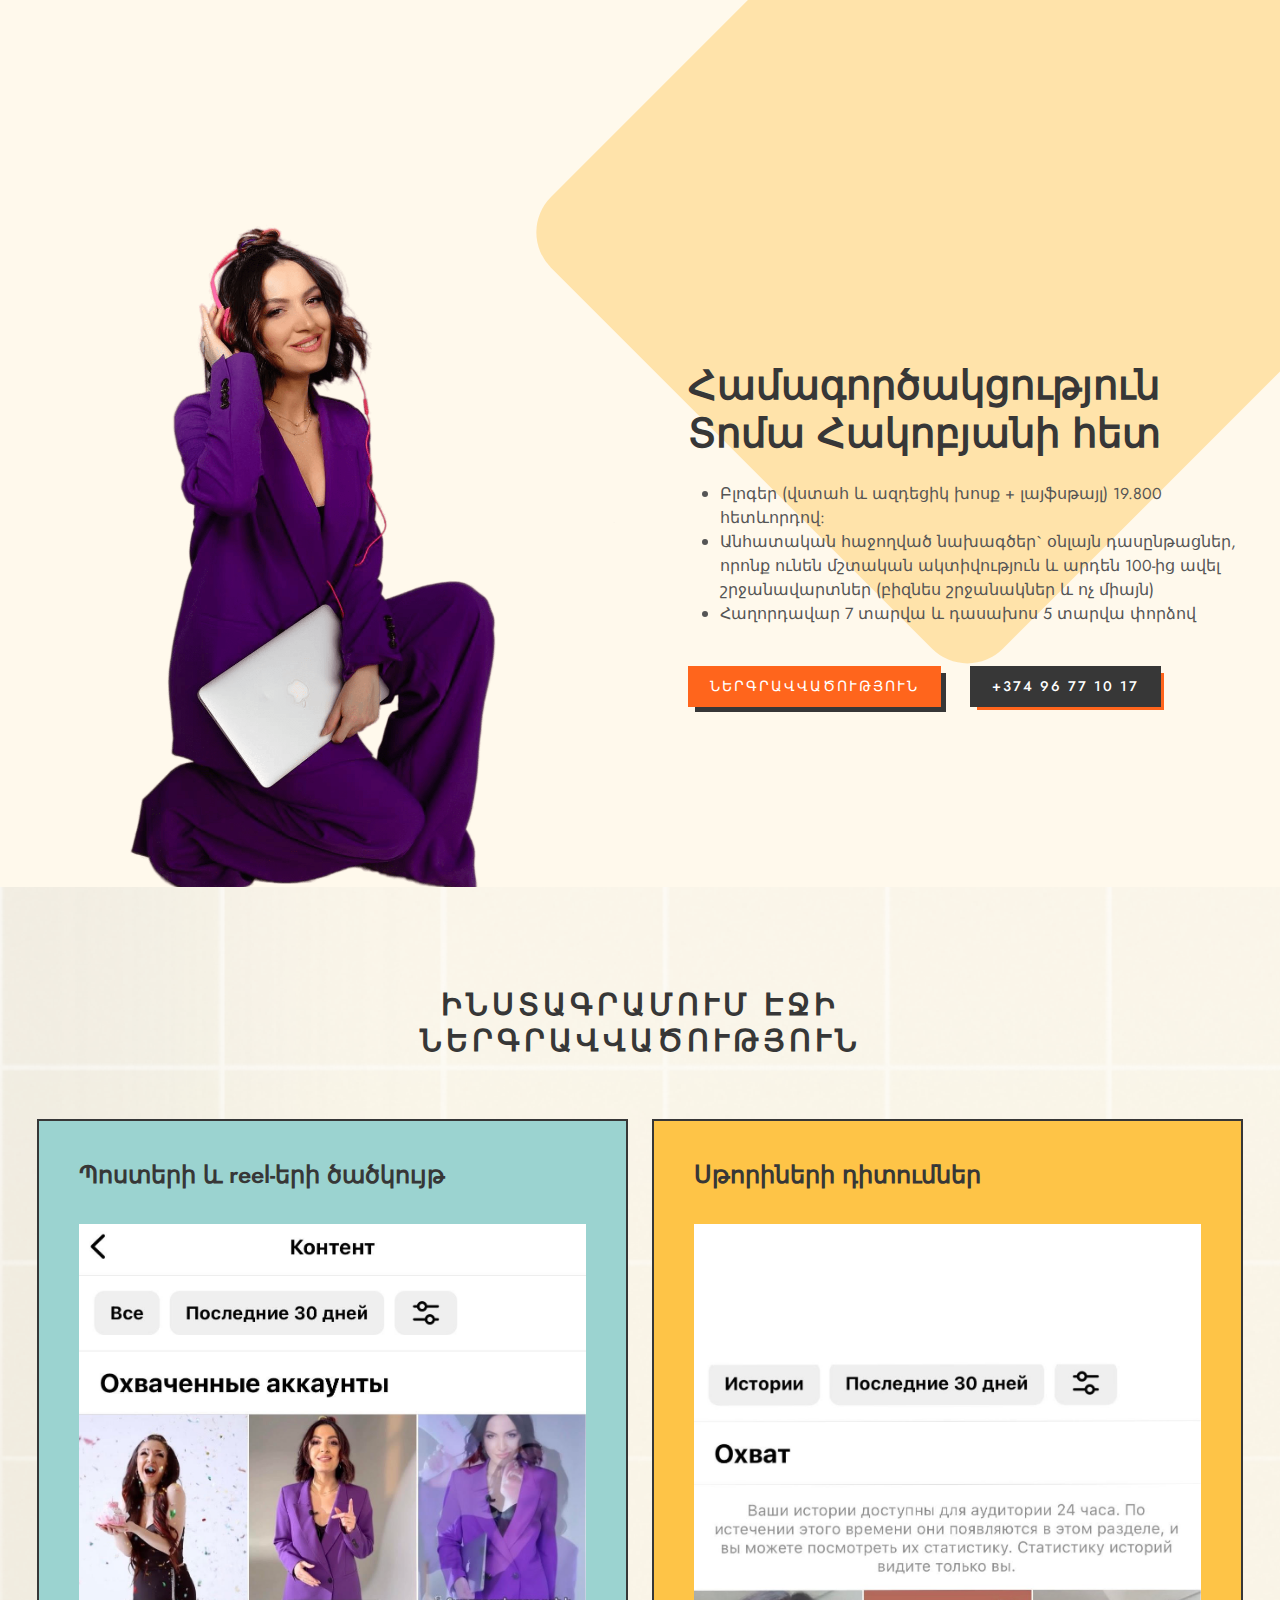
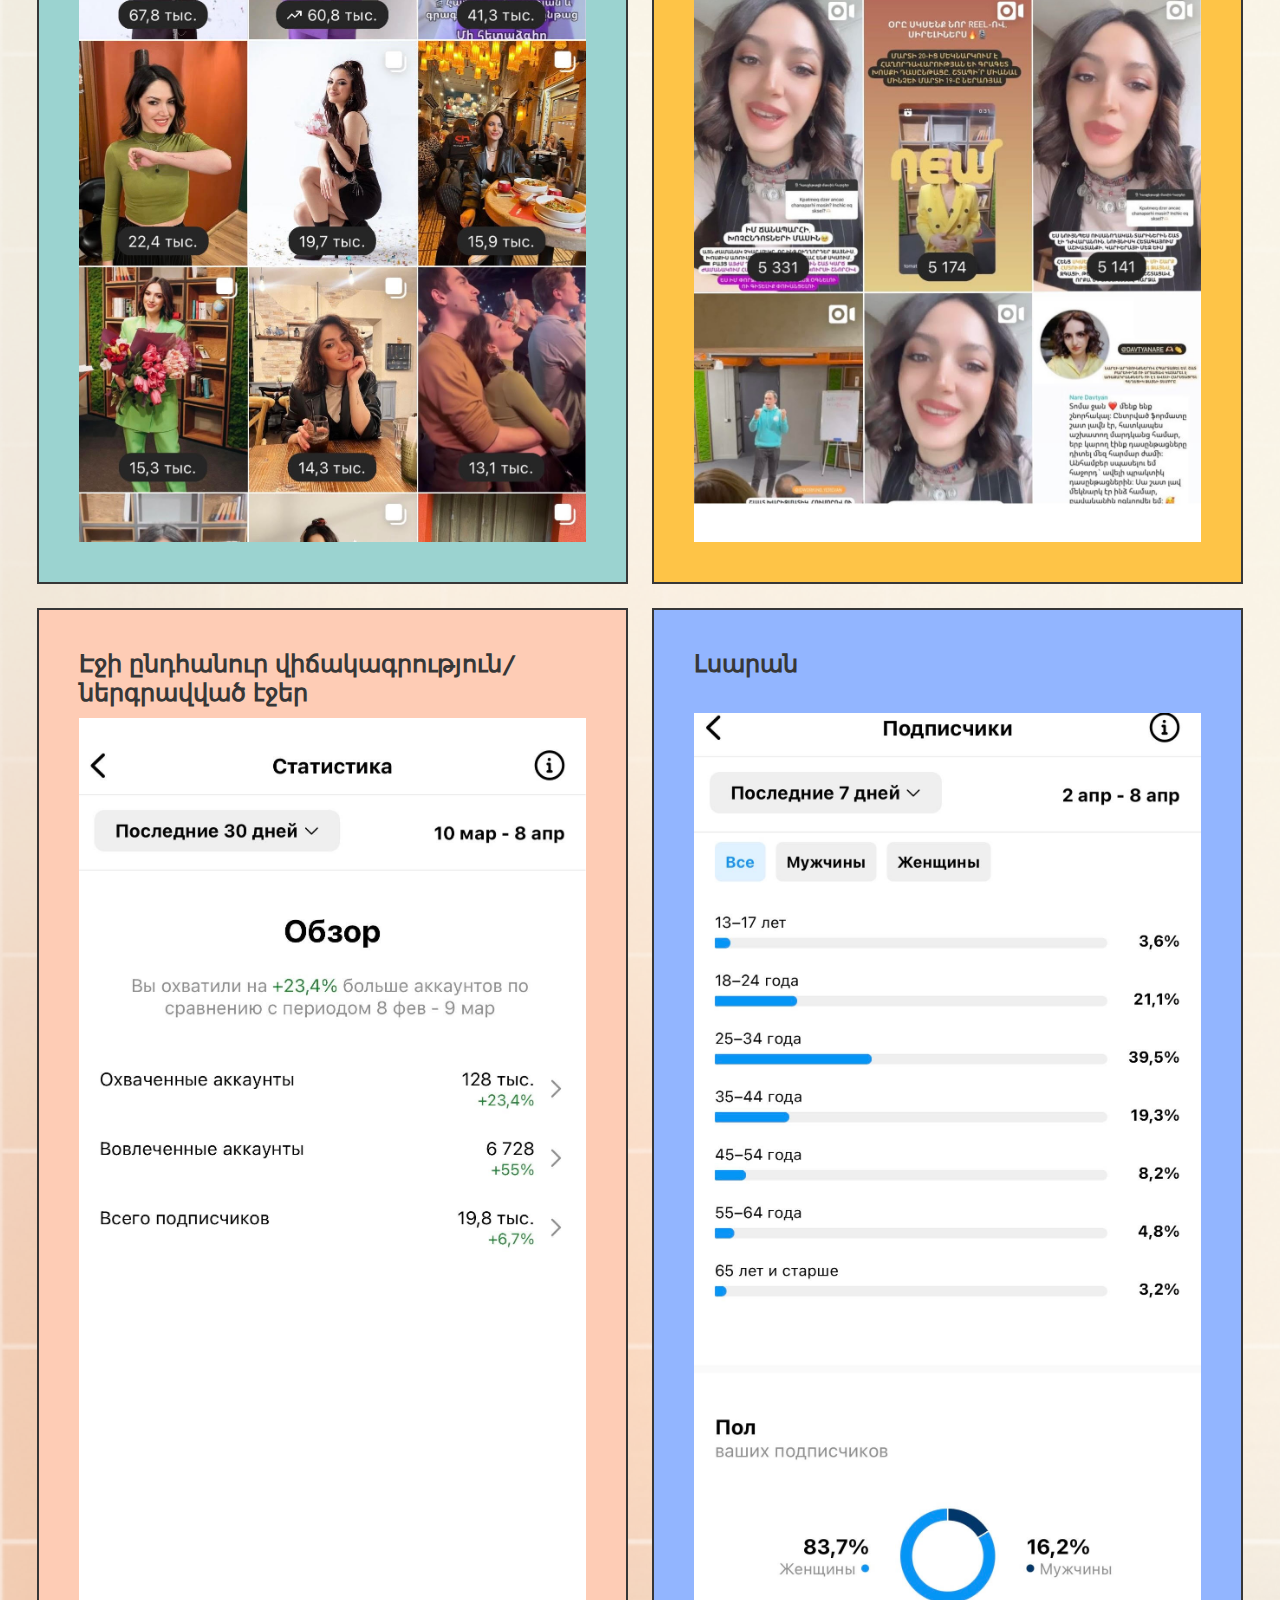
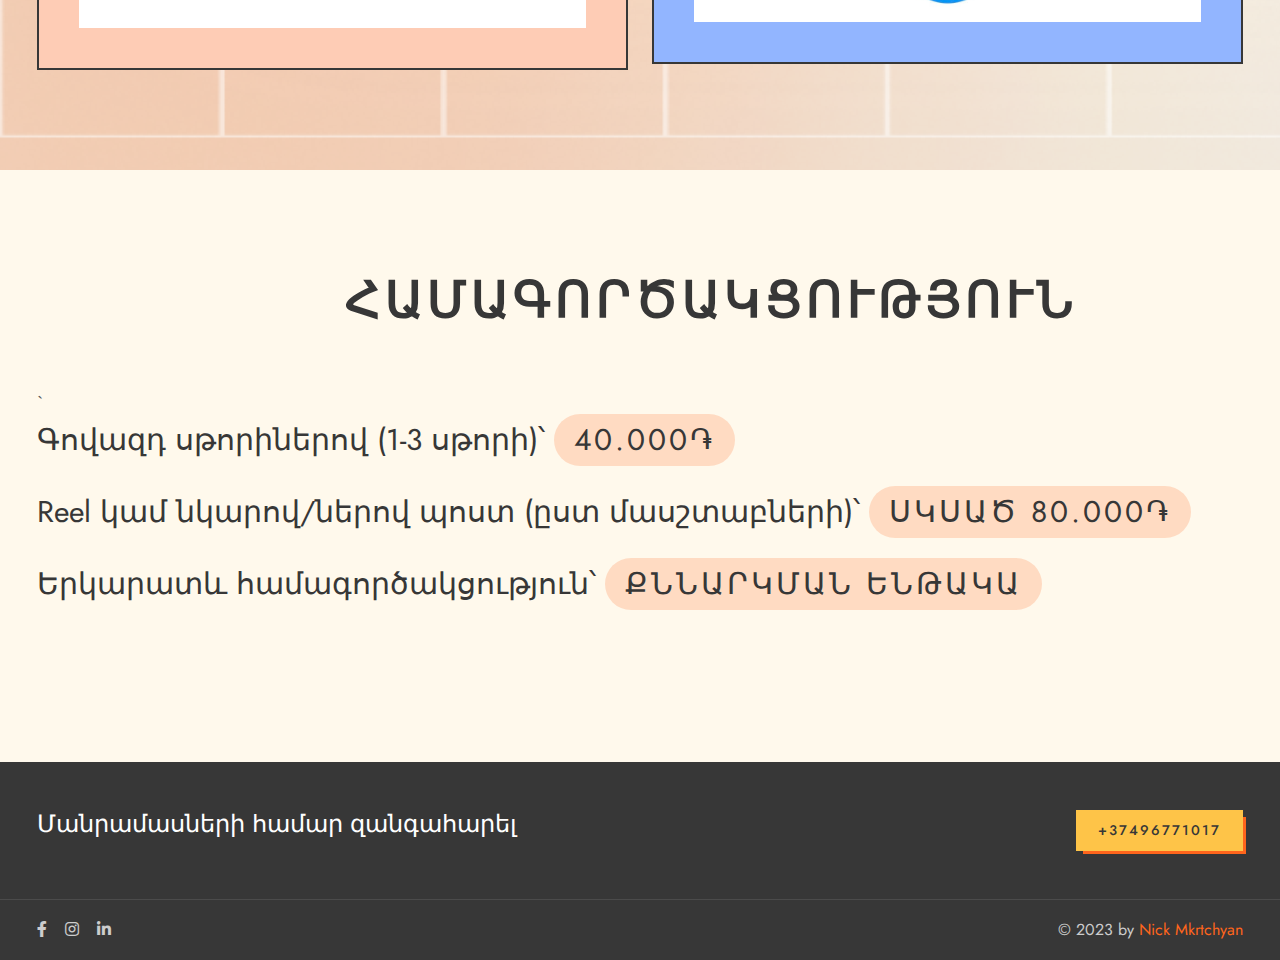
<file: offer/index.html>
<!DOCTYPE html>
<html lang="zxx">

<head>
    <!-- metas -->
    <meta charset="utf-8">
    <meta name="author" content="pxdraft">
    <meta http-equiv="X-UA-Compatible" content="IE=edge">
    <meta name="viewport" content="width=device-width, initial-scale=1, shrink-to-fit=no">
    <meta name="keywords" content="Տոմա Հակոբյան Համագործակցություն">
    <meta name="description" content="Տոմա Հակոբյան Համագործակցություն">
    <!-- title -->
    <title>Տոմա Հակոբյան ֊ Համագործակցություն</title>
    <!-- Favicon -->
    <link rel="shortcut icon" type="image/x-icon" href="favicon.ico">
    <!-- theme css -->
    <link href="assets/css/style.css" rel="stylesheet">
</head>
<!-- Body Start -->

<body>
    <!-- page loading -->
    <div id="loading">
        <div class="load-circle"><span class="one"></span></div>
    </div>
    <!-- End -->
    <!-- Main -->
    <main class="wrapper">
        <!-- Section -->
        <section class="section about-section home-section bg-gray pb-0">
            <div class="container">
                <div class="row gy-5 align-items-center">
                    <div class="col-lg-6 text-center">
                        <img src="assets/img/toma-transformed.png" title="" alt="">
                    </div>
                    <div class="col-lg-6 ps-lg-5">
                        <div class="about-text">
                            <h3 class="h1">Համագործակցություն Տոմա Հակոբյանի հետ</h3>
                            <ul>
                                <li>Բլոգեր (վստահ և ազդեցիկ խոսք + լայֆսթայլ) 19.800 հետևորդով: </li>
                                <li>Անհատական հաջողված նախագծեր` օնլայն դասընթացներ, որոնք ունեն մշտական ակտիվություն և արդեն 100-ից ավել շրջանավարտներ (բիզնես շրջանակներ և ոչ միայն)</li>
                                <li>Հաղորդավար 7 տարվա և դասախոս 5 տարվա փորձով</li>
                            </ul>
                            <div class="btn-bar pt-4">
                                <a class="px-btn px-btn-theme me-4" href="#contract">ներգրավվածություն</a>
                                <a class="px-btn px-btn-dark" href="tel:+37496771017">+374 96 77 10 17</a>
                            </div>
                        </div>
                    </div>
                </div>
            </div>
        </section>
        <!-- End Section -->
        <!-- Services Section -->
        <section data-scroll-index="1" class="section services-section bg-gray" style="background-image: url(assets/img/effect/bg-effect-1.png); background-repeat: no-repeat; background-size: cover;" id="contract">
            <div class="container">
                <div class="row section-heading justify-content-center">
                    <div class="col-lg-6 text-center">
                        <h4><span>Ինստագրամում էջի ներգրավվածություն</span></h4>
                    </div>
                </div>
                <div class="row gy-4">
                    <div class="col-md-6">
                        <div class="feature-box-01 bg-1">
                            <div class="feature-content">
                                <h5>Պոստերի և reel-երի ծածկույթ</h5><br>
                                <img src="assets/img/screens/1.jpg" />
                            </div>
                        </div>
                    </div>
                    <div class="col-md-6">
                        <div class="feature-box-01 bg-2">
                            <div class="feature-content">
                                <h5>Սթորիների դիտումներ</h5><br>
                                <img src="assets/img/screens/2.jpg" />
                            </div>
                        </div>
                    </div>
                    <div class="col-md-6">
                        <div class="feature-box-01 bg-3">
                            <div class="feature-content">
                                <h5>Էջի ընդհանուր վիճակագրություն/ներգրավված էջեր</h5>
                                <img src="assets/img/screens/3.jpg" />
                            </div>
                        </div>
                    </div>
                    <div class="col-md-6">
                        <div class="feature-box-01 bg-4">
                            <div class="feature-content">
                                <h5>Լսարան</h5><br>
                                <img src="assets/img/screens/4.jpg" />
                            </div>
                        </div>
                    </div>
                </div>
            </div>
        </section>
        <!-- End Services Section -->
        <!-- Work Section -->
        <section data-scroll-index="3" class="section work-section bg-gray">
            <div class="container">
                <div class="row section-heading justify-content-center">
                    <div class="col-lg-6 text-center">
                        <h3><span>Համագործակցություն</span></h3>
                    </div>
                </div>
                <div class="lightbox-gallery portfolio-box">`
                    <div class="row gx-3 pb-3 mb-5 pb-lg-3 mb-lg-3 gy-4 portfolio-box justify-content-around align-items-center">
                        <div class="col-md-12">
                            <div class="portfolio-text">
                                <h4>Գովազդ սթորիներով (1-3 սթորի)՝ <span class="price">40.000֏</span></h4>
                                <h4>Reel կամ նկարով/ներով պոստ (ըստ մասշտաբների)՝ <span class="price">սկսած 80.000֏</span></h4>
                                <h4>Երկարատև համագործակցություն՝ <span class="price">քննարկման ենթակա</span></h4>
                            </div>
                        </div>
                    </div>
                </div>
            </div>
        </section>
        <!-- End Work Section -->
        <!-- Section -->
        <section class="py-5 bg-dark">
            <div class="container">
                <div class="row gy-3">
                    <div class="col-lg-9 col-md-9 text-center text-md-start">
                        <h4 class="m-0 text-white">Մանրամասների համար զանգահարել</h4>
                    </div>
                    <div class="col-lg-3 col-md-3 text-center text-md-end">
                        <a class="px-btn px-btn-theme2" data-scroll-nav="4" href="tel:+37496771017">+37496771017</a>
                    </div>
                </div>
            </div>
        </section>
        <!-- End Section -->
        <!-- Effect -->
        <div class="right-effects"></div>
        <div class="left-effects"></div>
        <!-- End Effect -->
    </main>
    <!-- Main -->
    <!-- Footer -->
    <footer class="footer">
        <div class="container">
            <div class="row align-items-center">
                <div class="col-md-6 py-2">
                    <div class="nav justify-content-center justify-content-md-start">
                        <a href="https://www.facebook.com/toma.hakobyan.7"><i class="fab fa-facebook-f"></i></a>
                        <a href="https://www.instagram.com/tomatammara/"><i class="fab fa-instagram"></i></a>
                        <a href="https://www.linkedin.com/in/tamara-hakobyan-aa1196244/"><i class="fab fa-linkedin-in"></i></a>
                    </div>
                </div>
                <div class="col-md-6 py-2 text-center text-md-end">
                    <p class="m-0">© 2023 by <a href="https://nickmkrtchyan.github.io" target="_blank">Nick Mkrtchyan</a></p>
                </div>
            </div>
        </div>
    </footer>
    <!-- End Footer -->
    <script src="assets/js/jquery-3.5.1.min.js"></script>
    <script src="assets/vendor/appear/jquery.appear.js"></script>
    <script src="assets/vendor/bootstrap/js/bootstrap.min.js"></script>
    <script src="assets/vendor/one-page/scrollIt.min.js"></script>
    <script src="assets/js/custom.js"></script>
    <!-- end -->
</body>
<!-- Body End -->

</html>
</file>
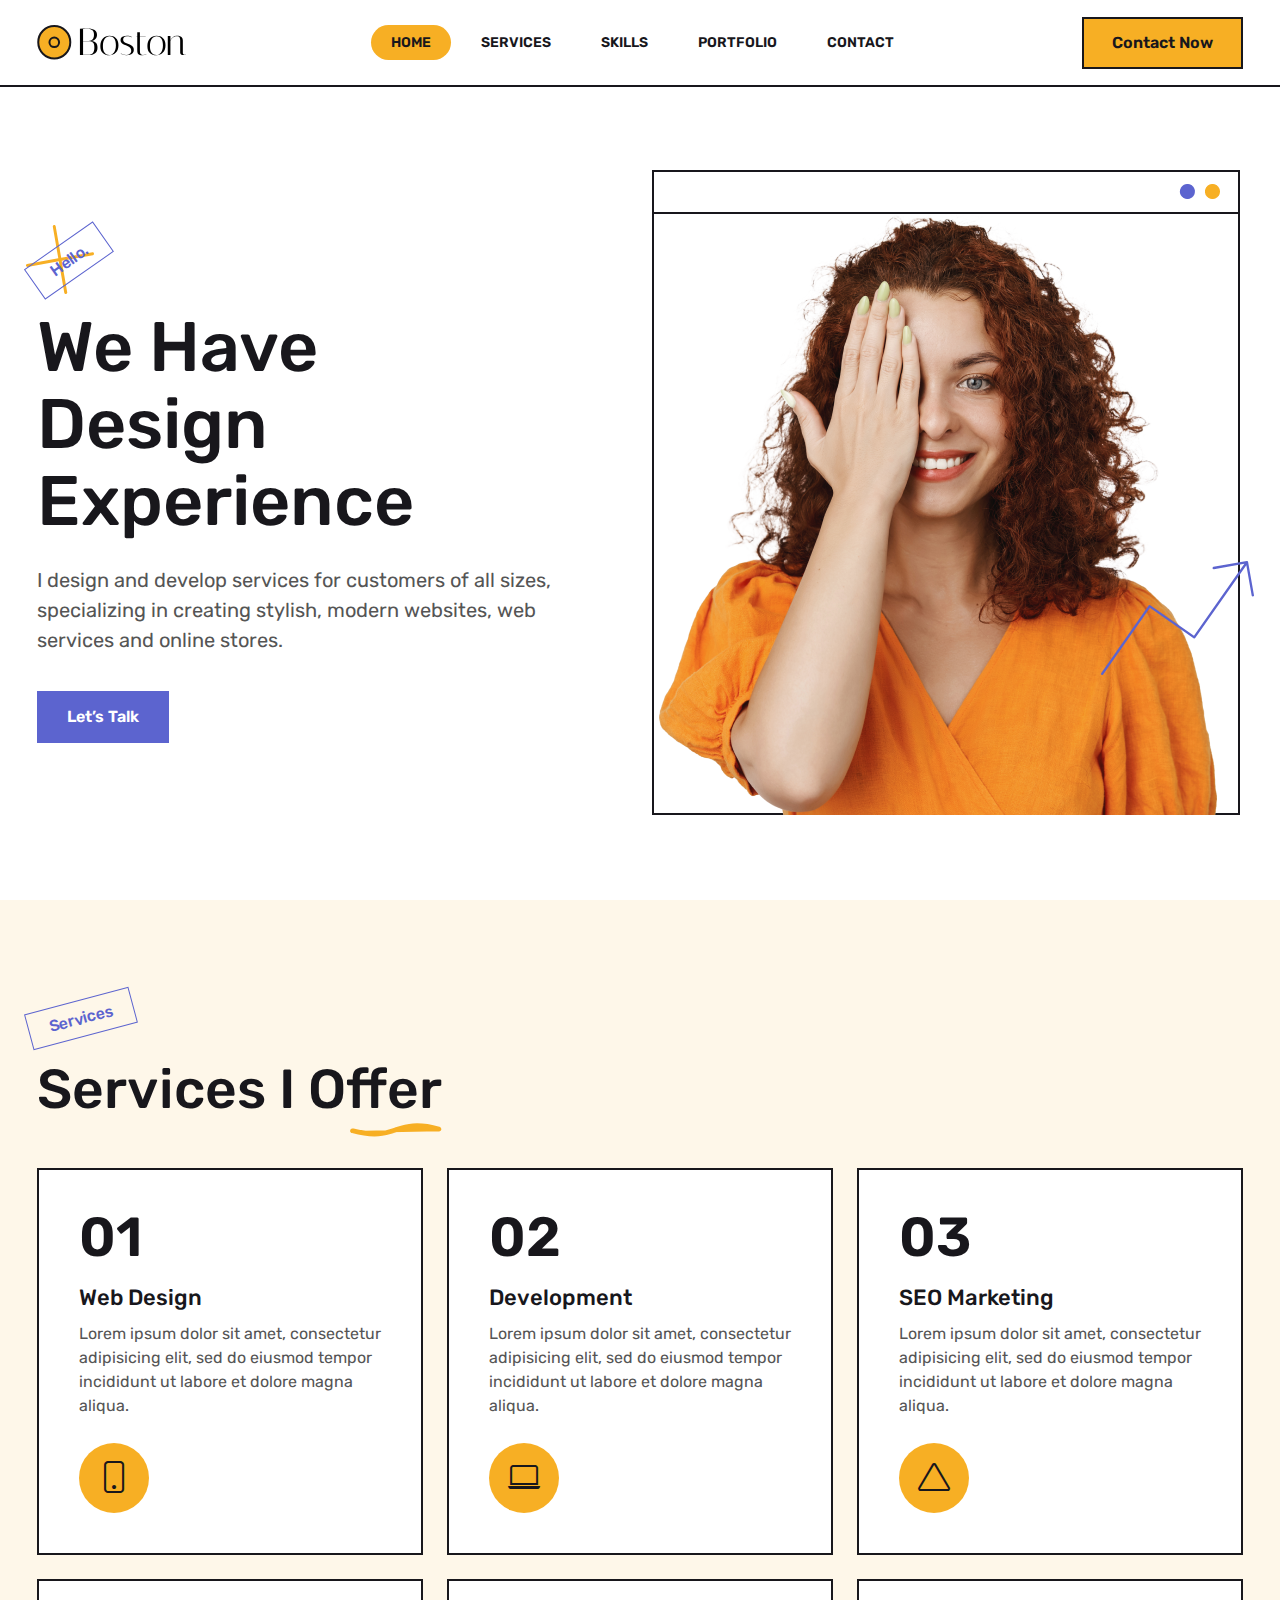
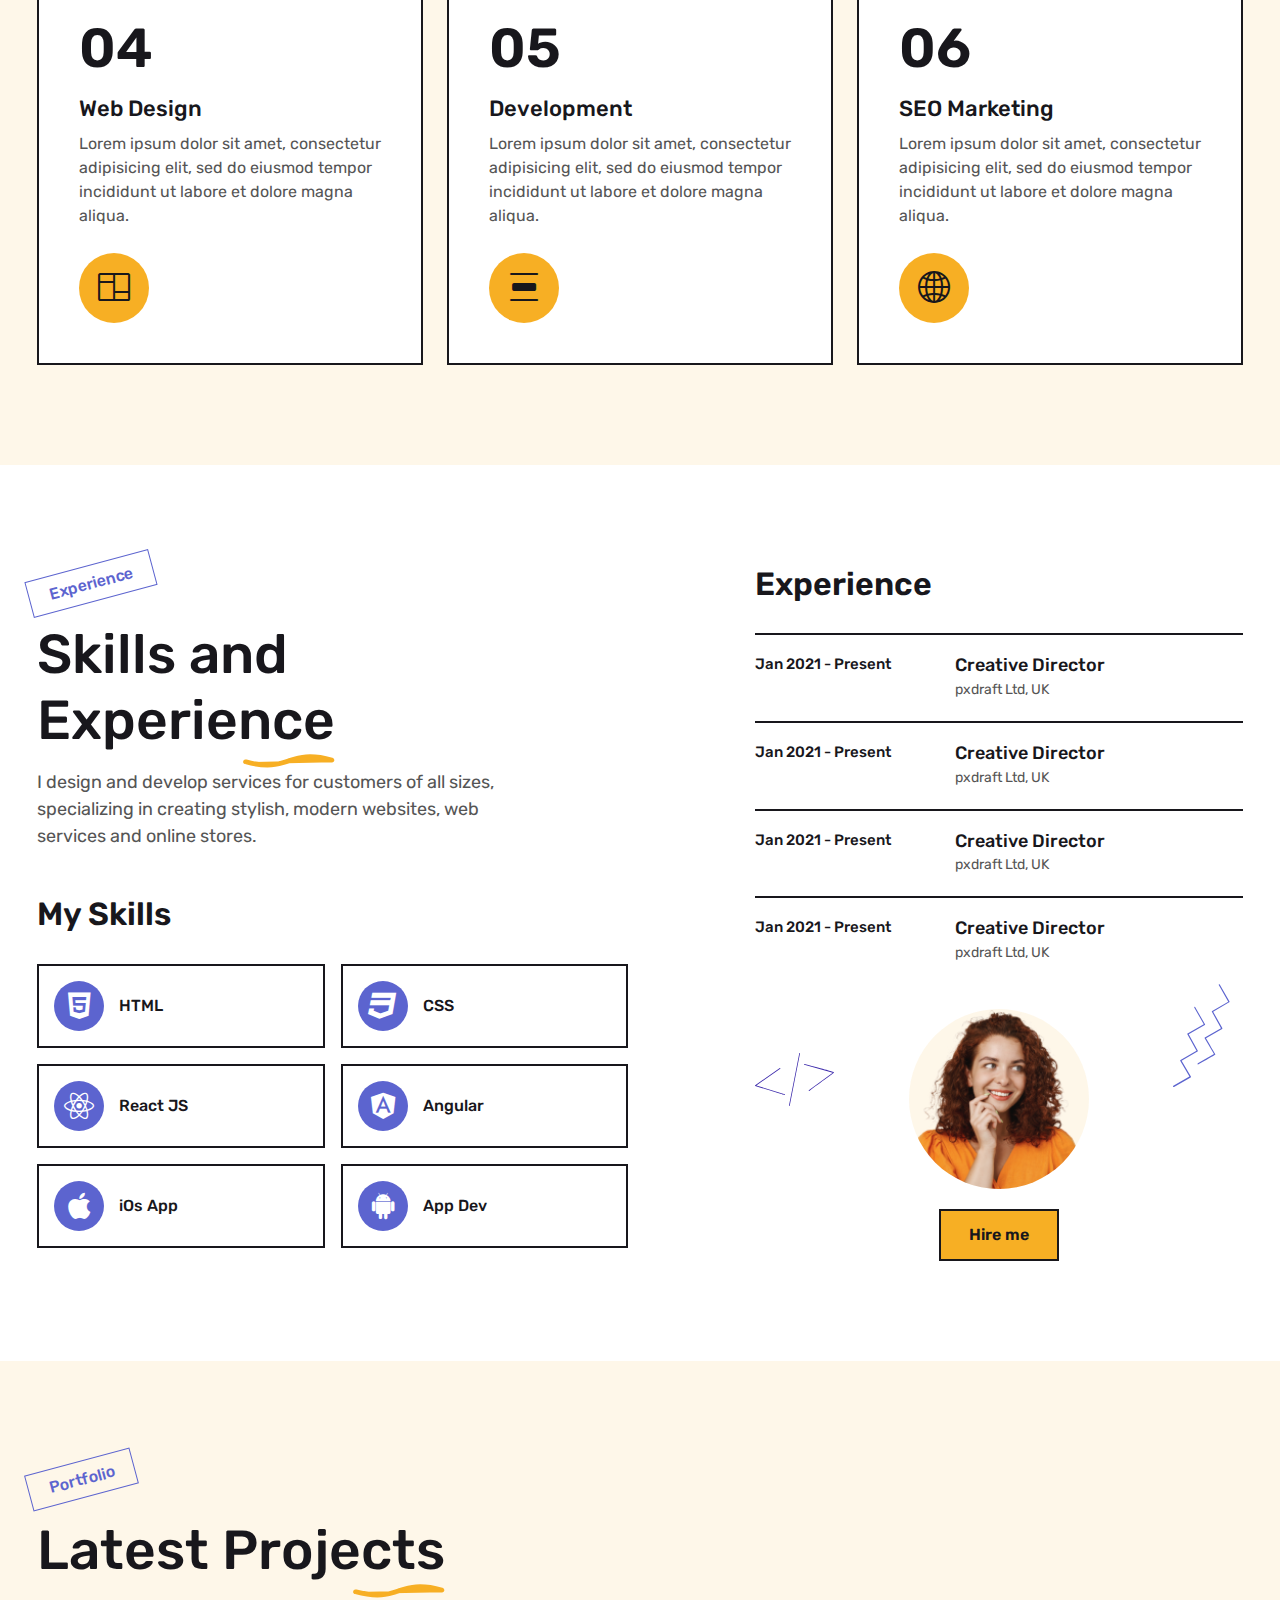
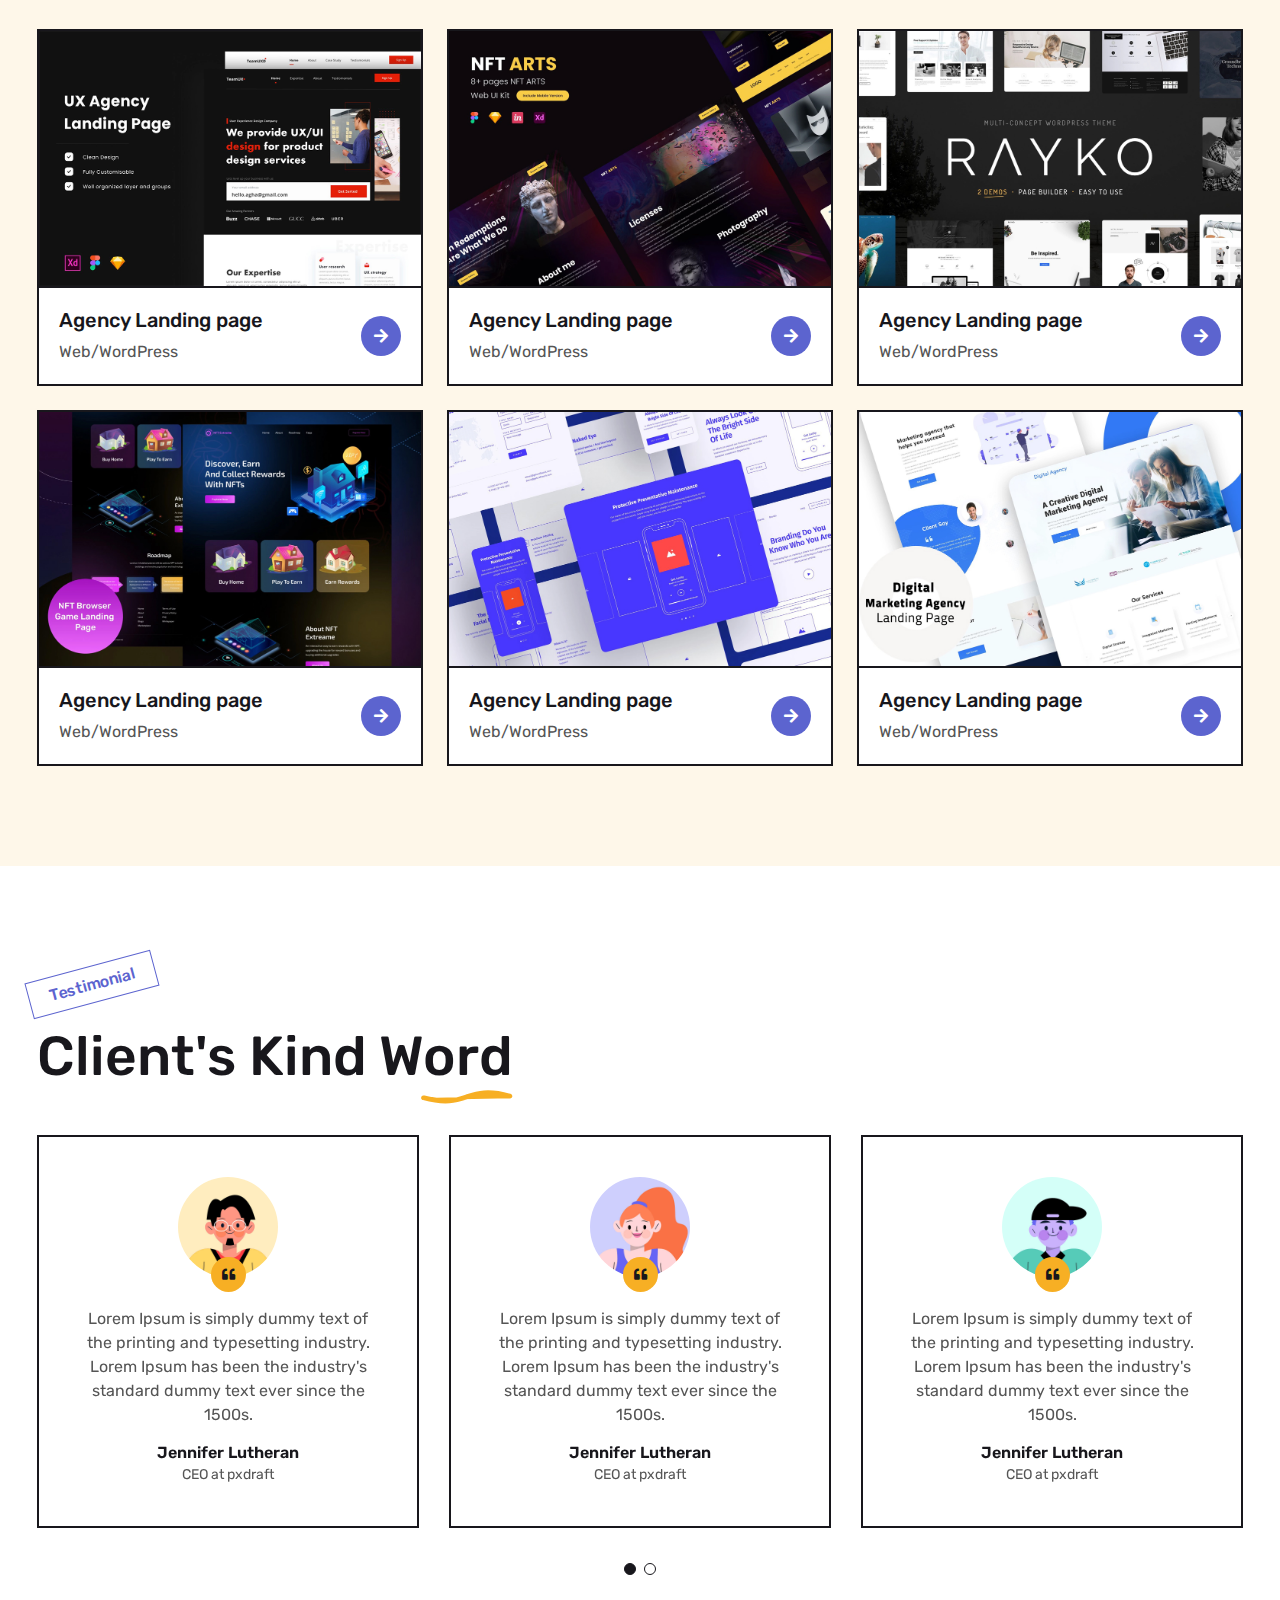
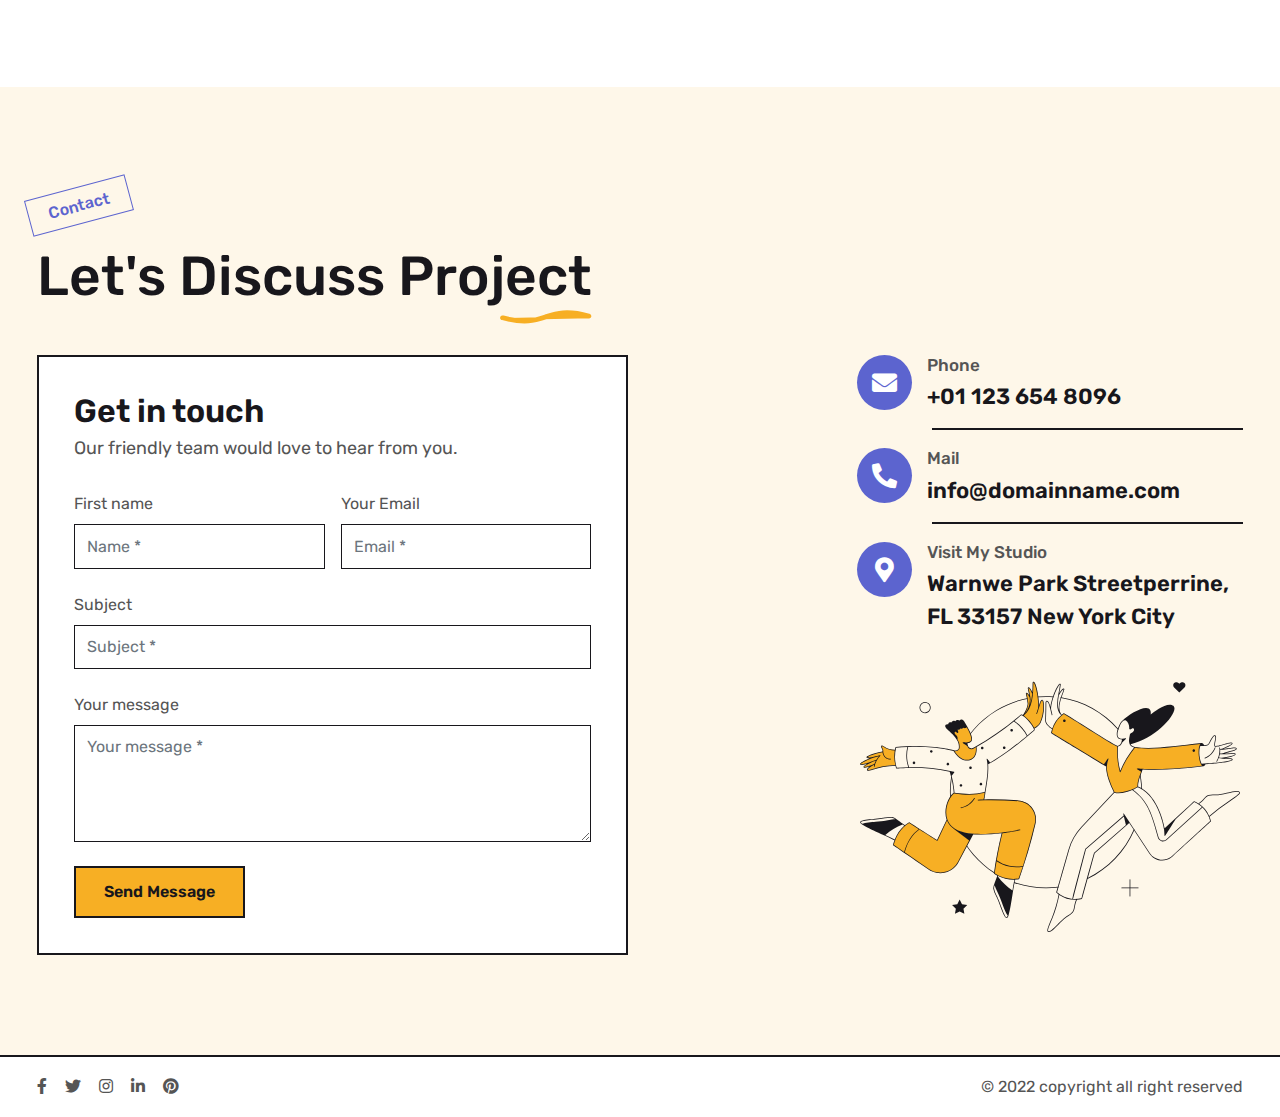
<file: _old/admin/index.html>
<!DOCTYPE html>
<html lang="zxx">

<head>
    <!-- metas -->
    <meta charset="utf-8">
    <meta name="author" content="themepaa">
    <meta http-equiv="X-UA-Compatible" content="IE=edge">
    <meta name="viewport" content="width=device-width, initial-scale=1, shrink-to-fit=no">
    <meta name="keywords" content="Boston - Portfolio Template">
    <meta name="description" content="Boston - Portfolio Template">
    <!-- title -->
    <title>Boston - Portfolio Template</title>
    <!-- Favicon -->
    <link rel="shortcut icon" type="image/x-icon" href="favicon.ico">
    <!-- theme css -->
    <link href="assets/css/style.css" rel="stylesheet">
</head>
<!-- Body Start -->

<body>
    <!-- page loading -->
    <div id="loading">
        <div class="load-circle"><span class="one"></span></div>
    </div>
    <!-- End -->
    <!-- Header -->
    <header class="main-header">
        <nav class="navbar header-nav navbar-expand-lg one-page-nav">
            <div class="container">
                <!-- Brand -->
                <a class="navbar-brand" href="#">
                    <img src="assets/img/logo.svg" title="" alt="">
                </a>
                <!-- / -->
                <!-- Mobile Toggle -->
                <button class="navbar-toggler" type="button" data-bs-toggle="collapse" data-bs-target="#navbar-collapse-toggle" aria-controls="navbar-collapse-toggle" aria-expanded="false" aria-label="Toggle navigation">
                    <span></span>
                    <span></span>
                    <span></span>
                </button>
                <!-- / -->
                <!-- Top Menu -->
                <div class="collapse navbar-collapse justify-content-end" id="navbar-collapse-toggle">
                    <ul class="navbar-nav mx-auto">
                        <li><a class="nav-link" data-scroll-nav="0" href="#home"><span>Home</span></a></li>
                        <li><a class="nav-link" data-scroll-nav="1" href="#services"><span>Services</span></a></li>
                        <li><a class="nav-link" data-scroll-nav="2" href="#skill"><span>Skills</span></a></li>
                        <li><a class="nav-link" data-scroll-nav="3" href="#work"><span>Portfolio</span></a></li>
                        <li><a class="nav-link" data-scroll-nav="4" href="#contactus"><span>Contact</span></a></li>
                    </ul>
                </div>
                <!-- / -->
                <!-- Top Menu -->
                <div class="ms-auto d-none d-lg-block">
                    <a class="px-btn px-btn-theme2" data-scroll-nav="4" href="#contactus">Contact Now</a>
                </div>
                <!-- / -->
            </div><!-- Container -->
        </nav> <!-- Navbar -->
    </header>
    <!-- End Header -->
    <!-- Main -->
    <main class="wrapper">
        <!-- Home Section -->
        <section data-scroll-index="0" class="home-section">
            <div class="effect-1">
                <img src="assets/img/effect-1.svg" title="" alt="">
            </div>
            <div class="effect-2">
                <img src="assets/img/effect-2.svg" title="" alt="">
            </div>
            <div class="container">
                <div class="row min-vh-100 align-items-center">
                    <div class="col-lg-6 pe-xl-5 py-5">
                        <div class="home-intro one-page-nav">
                            <h6><span>Hello.</span></h6>
                            <h1>We Have <br />Design<br />Experience</h1>
                            <p>I design and develop services for customers of all sizes, specializing in creating stylish, modern websites, web services and online stores.</p>
                            <div class="btn-bar">
                                <a class="px-btn px-btn-theme" data-scroll-nav="4" href="#contactus">Let’s Talk</a>
                            </div>
                        </div>
                    </div>
                    <div class="col-lg-6">
                        <div class="home-image">
                            <img src="assets/img/home-banner.png" title="" alt="">
                        </div>
                    </div>
                </div>
            </div>
        </section>
        <!-- End Home Section -->
        <!-- Services Section -->
        <section data-scroll-index="1" class="section services-section bg-gray">
            <div class="container">
                <div class="row section-heading">
                    <div class="col-lg-6">
                        <h6><span>Services</span></h6>
                        <h3><span>Services I Offer</span></h3>
                    </div>
                </div>
                <div class="row gy-4">
                    <div class="col-sm-6 col-lg-4">
                        <div class="feature-box-01">
                            <div class="feature-content">
                                <div class="number"><span>01</span></div>
                                <h5>Web Design</h5>
                                <p>Lorem ipsum dolor sit amet, consectetur adipisicing elit, sed do eiusmod tempor incididunt ut labore et dolore magna aliqua.</p>
                                <div class="icon"><i class="bi bi-phone"></i></div>
                            </div>
                        </div>
                    </div>
                    <div class="col-sm-6 col-lg-4">
                        <div class="feature-box-01">
                            <div class="feature-content">
                                <div class="number"><span>02</span></div>
                                <h5>Development</h5>
                                <p>Lorem ipsum dolor sit amet, consectetur adipisicing elit, sed do eiusmod tempor incididunt ut labore et dolore magna aliqua.</p>
                                <div class="icon"><i class="bi bi-laptop"></i></div>
                            </div>
                        </div>
                    </div>
                    <div class="col-sm-6 col-lg-4">
                        <div class="feature-box-01">
                            <div class="feature-content">
                                <div class="number"><span>03</span></div>
                                <h5>SEO Marketing</h5>
                                <p>Lorem ipsum dolor sit amet, consectetur adipisicing elit, sed do eiusmod tempor incididunt ut labore et dolore magna aliqua.</p>
                                <div class="icon"><i class="bi bi-triangle"></i></div>
                            </div>
                        </div>
                    </div>
                    <div class="col-sm-6 col-lg-4">
                        <div class="feature-box-01">
                            <div class="feature-content">
                                <div class="number"><span>04</span></div>
                                <h5>Web Design</h5>
                                <p>Lorem ipsum dolor sit amet, consectetur adipisicing elit, sed do eiusmod tempor incididunt ut labore et dolore magna aliqua.</p>
                                <div class="icon"><i class="bi bi-columns"></i></div>
                            </div>
                        </div>
                    </div>
                    <div class="col-sm-6 col-lg-4">
                        <div class="feature-box-01">
                            <div class="feature-content">
                                <div class="number"><span>05</span></div>
                                <h5>Development</h5>
                                <p>Lorem ipsum dolor sit amet, consectetur adipisicing elit, sed do eiusmod tempor incididunt ut labore et dolore magna aliqua.</p>
                                <div class="icon"><i class="bi bi-distribute-vertical"></i></div>
                            </div>
                        </div>
                    </div>
                    <div class="col-sm-6 col-lg-4">
                        <div class="feature-box-01">
                            <div class="feature-content">
                                <div class="number"><span>06</span></div>
                                <h5>SEO Marketing</h5>
                                <p>Lorem ipsum dolor sit amet, consectetur adipisicing elit, sed do eiusmod tempor incididunt ut labore et dolore magna aliqua.</p>
                                <div class="icon"><i class="bi bi-globe2"></i></div>
                            </div>
                        </div>
                    </div>
                </div>
            </div>
        </section>
        <!-- End Services Section -->
        <!-- Skill Section -->
        <section data-scroll-index="2" class="section experience-section">
            <div class="container">
                <div class="row">
                    <div class="col-lg-6">
                        <div class="section-heading">
                            <h6><span>Experience</span></h6>
                            <h3><span>Skills and <br />Experience</span></h3>
                            <p>I design and develop services for customers of all sizes, specializing in creating stylish, modern websites, web services and online stores.</p>
                        </div>
                        <div class="skill-box">
                            <h3>My Skills</h3>
                            <div class="row g-3">
                                <div class="col-6 col-md-4 col-lg-6">
                                    <div class="feature-box-02">
                                        <div class="icon">
                                            <i class="fab fa-html5"></i>
                                        </div>
                                        <h6>HTML</h6>
                                    </div>
                                </div>
                                <div class="col-6 col-md-4 col-lg-6">
                                    <div class="feature-box-02">
                                        <div class="icon">
                                            <i class="fab fa-css3"></i>
                                        </div>
                                        <h6>CSS</h6>
                                    </div>
                                </div>
                                <div class="col-6 col-md-4 col-lg-6">
                                    <div class="feature-box-02">
                                        <div class="icon">
                                            <i class="fab fa-react"></i>
                                        </div>
                                        <h6>React JS</h6>
                                    </div>
                                </div>
                                <div class="col-6 col-md-4 col-lg-6">
                                    <div class="feature-box-02">
                                        <div class="icon">
                                            <i class="fab fa-angular"></i>
                                        </div>
                                        <h6>Angular</h6>
                                    </div>
                                </div>
                                <div class="col-6 col-md-4 col-lg-6">
                                    <div class="feature-box-02">
                                        <div class="icon">
                                            <i class="fab fa-apple"></i>
                                        </div>
                                        <h6>iOs App</h6>
                                    </div>
                                </div>
                                <div class="col-6 col-md-4 col-lg-6">
                                    <div class="feature-box-02">
                                        <div class="icon">
                                            <i class="fab fa-android"></i>
                                        </div>
                                        <h6>App Dev</h6>
                                    </div>
                                </div>
                            </div>
                        </div>
                    </div>
                    <div class="col-lg-6 col-xl-5 ms-auto pt-5 pt-lg-0">
                        <div class="experience-box">
                            <h3>Experience</h3>
                            <ul>
                                <li>
                                    <h6>Jan 2021 - Present</h6>
                                    <div class="eb-right">
                                        <h5>Creative Director</h5>
                                        <span>pxdraft Ltd, UK</span>
                                    </div>
                                </li>
                                <li>
                                    <h6>Jan 2021 - Present</h6>
                                    <div class="eb-right">
                                        <h5>Creative Director</h5>
                                        <span>pxdraft Ltd, UK</span>
                                    </div>
                                </li>
                                <li>
                                    <h6>Jan 2021 - Present</h6>
                                    <div class="eb-right">
                                        <h5>Creative Director</h5>
                                        <span>pxdraft Ltd, UK</span>
                                    </div>
                                </li>
                                <li>
                                    <h6>Jan 2021 - Present</h6>
                                    <div class="eb-right">
                                        <h5>Creative Director</h5>
                                        <span>pxdraft Ltd, UK</span>
                                    </div>
                                </li>
                            </ul>
                        </div>
                        <div class="experience-user">
                            <span class="eu-1"><img src="assets/img/effect-3.svg" title="" alt=""></span>
                            <span class="eu-2"><img src="assets/img/effect-4.svg" title="" alt=""></span>
                            <div class="avatar">
                                <img src="assets/img/avatar.png" title="" alt="">
                            </div>
                            <a class="px-btn px-btn-theme2" href="#">Hire me </a>
                        </div>
                    </div>
                </div>
            </div>
        </section>
        <!-- End Skill Section -->
        <!-- Work Section -->
        <section data-scroll-index="3" class="section work-section bg-gray">
            <div class="container">
                <div class="row section-heading">
                    <div class="col-lg-6">
                        <h6><span>Portfolio</span></h6>
                        <h3><span>Latest Projects</span></h3>
                    </div>
                </div>
                <div class="row g-4 lightbox-gallery">
                    <div class="col-sm-6 col-lg-4">
                        <div class="portfolio-box">
                            <div class="portfolio-img">
                                <a href="assets/img/project-1.jpg" class="gallery-link">
                                    <img src="assets/img/project-1.jpg" title="" alt="">
                                </a>
                            </div>
                            <div class="portfolio-info">
                                <h6>Agency Landing page</h6>
                                <span>Web/WordPress</span>
                                <a href="assets/img/project-1.jpg" class="gallery-link">
                                    <i class="fas fa-arrow-right"></i>
                                </a>
                            </div>
                        </div>
                    </div>
                    <div class="col-sm-6 col-lg-4">
                        <div class="portfolio-box">
                            <div class="portfolio-img">
                                <a href="assets/img/project-2.jpg" class="gallery-link">
                                    <img src="assets/img/project-2.jpg" title="" alt="">
                                </a>
                            </div>
                            <div class="portfolio-info">
                                <h6>Agency Landing page</h6>
                                <span>Web/WordPress</span>
                                <a href="assets/img/project-2.jpg" class="gallery-link">
                                    <i class="fas fa-arrow-right"></i>
                                </a>
                            </div>
                        </div>
                    </div>
                    <div class="col-sm-6 col-lg-4">
                        <div class="portfolio-box">
                            <div class="portfolio-img">
                                <a href="assets/img/project-3.jpg" class="gallery-link">
                                    <img src="assets/img/project-3.jpg" title="" alt="">
                                </a>
                            </div>
                            <div class="portfolio-info">
                                <h6>Agency Landing page</h6>
                                <span>Web/WordPress</span>
                                <a href="assets/img/project-3.jpg" class="gallery-link">
                                    <i class="fas fa-arrow-right"></i>
                                </a>
                            </div>
                        </div>
                    </div>
                    <div class="col-sm-6 col-lg-4">
                        <div class="portfolio-box">
                            <div class="portfolio-img">
                                <a href="assets/img/project-4.jpg" class="gallery-link">
                                    <img src="assets/img/project-4.jpg" title="" alt="">
                                </a>
                            </div>
                            <div class="portfolio-info">
                                <h6>Agency Landing page</h6>
                                <span>Web/WordPress</span>
                                <a href="assets/img/project-4.jpg" class="gallery-link">
                                    <i class="fas fa-arrow-right"></i>
                                </a>
                            </div>
                        </div>
                    </div>
                    <div class="col-sm-6 col-lg-4">
                        <div class="portfolio-box">
                            <div class="portfolio-img">
                                <a href="assets/img/project-5.jpg" class="gallery-link">
                                    <img src="assets/img/project-5.jpg" title="" alt="">
                                </a>
                            </div>
                            <div class="portfolio-info">
                                <h6>Agency Landing page</h6>
                                <span>Web/WordPress</span>
                                <a href="assets/img/project-5.jpg" class="gallery-link">
                                    <i class="fas fa-arrow-right"></i>
                                </a>
                            </div>
                        </div>
                    </div>
                    <div class="col-sm-6 col-lg-4">
                        <div class="portfolio-box">
                            <div class="portfolio-img">
                                <a href="assets/img/project-6.jpg" class="gallery-link">
                                    <img src="assets/img/project-6.jpg" title="" alt="">
                                </a>
                            </div>
                            <div class="portfolio-info">
                                <h6>Agency Landing page</h6>
                                <span>Web/WordPress</span>
                                <a href="assets/img/project-6.jpg">
                                    <i class="fas fa-arrow-right"></i>
                                </a>
                            </div>
                        </div>
                    </div>
                </div>
            </div>
        </section>
        <!-- End Work Section -->
        <!-- testimonial Section -->
        <section class="section testimonial-section">
            <div class="container">
                <div class="row section-heading">
                    <div class="col-lg-6">
                        <h6><span>Testimonial</span></h6>
                        <h3><span>Client's Kind Word</span></h3>
                    </div>
                </div>
                <div class="owl-carousel lightbox-gallery" data-items="3" data-nav-dots="true" data-lg-items="2" data-md-items="2" data-sm-items="1" data-xs-items="1" data-space="30" data-autoplay="true">
                    <div class="feature-box-03">
                        <div class="feature-img">
                            <img src="assets/img/avatar-1.jpg" title="" alt="">
                        </div>
                        <div class="feature-content">
                            <div class="icons">
                                <i class="fas fa-quote-left"></i>
                            </div>
                            <p>Lorem Ipsum is simply dummy text of the printing and typesetting industry. Lorem Ipsum has been the industry's standard dummy text ever since the 1500s.</p>
                            <h6>Jennifer Lutheran</h6>
                            <span>CEO at pxdraft</span>
                        </div>
                    </div>
                    <div class="feature-box-03">
                        <div class="feature-img">
                            <img src="assets/img/avatar-2.jpg" title="" alt="">
                        </div>
                        <div class="feature-content">
                            <div class="icons">
                                <i class="fas fa-quote-left"></i>
                            </div>
                            <p>Lorem Ipsum is simply dummy text of the printing and typesetting industry. Lorem Ipsum has been the industry's standard dummy text ever since the 1500s.</p>
                            <h6>Jennifer Lutheran</h6>
                            <span>CEO at pxdraft</span>
                        </div>
                    </div>
                    <div class="feature-box-03">
                        <div class="feature-img">
                            <img src="assets/img/avatar-3.jpg" title="" alt="">
                        </div>
                        <div class="feature-content">
                            <div class="icons">
                                <i class="fas fa-quote-left"></i>
                            </div>
                            <p>Lorem Ipsum is simply dummy text of the printing and typesetting industry. Lorem Ipsum has been the industry's standard dummy text ever since the 1500s.</p>
                            <h6>Jennifer Lutheran</h6>
                            <span>CEO at pxdraft</span>
                        </div>
                    </div>
                    <div class="feature-box-03">
                        <div class="feature-img">
                            <img src="assets/img/avatar-4.jpg" title="" alt="">
                        </div>
                        <div class="feature-content">
                            <div class="icons">
                                <i class="fas fa-quote-left"></i>
                            </div>
                            <p>Lorem Ipsum is simply dummy text of the printing and typesetting industry. Lorem Ipsum has been the industry's standard dummy text ever since the 1500s.</p>
                            <h6>Jennifer Lutheran</h6>
                            <span>CEO at pxdraft</span>
                        </div>
                    </div>
                </div>
            </div>
        </section>
        <!-- End testimonial Section -->
        <!-- Contact Section -->
        <section data-scroll-index="4" id="contactus" class="section contactus-section bg-gray">
            <div class="container">
                <div class="row section-heading">
                    <div class="col-lg-6">
                        <h6><span>Contact</span></h6>
                        <h3><span>Let's Discuss Project</span></h3>
                    </div>
                </div>
                <div class="row">
                    <div class="col-lg-6">
                        <div class="contact-form">
                            <h6>Get in touch</h6>
                            <p class="lead">Our friendly team would love to hear from you.</p>
                            <form id="contact-form" method="POST">
                                <div class="row gx-3 gy-4">
                                    <div class="col-md-6">
                                        <div class="form-group">
                                            <label class="form-label">First name</label>
                                            <input name="Name" id="name" placeholder="Name *" class="form-control" type="text">
                                        </div>
                                    </div>
                                    <div class="col-md-6">
                                        <div class="form-group">
                                            <label class="form-label">Your Email</label>
                                            <input name="Email" id="email" placeholder="Email *" class="form-control" type="email">
                                        </div>
                                    </div>
                                    <div class="col-12">
                                        <div class="form-group">
                                            <label class="form-label">Subject</label>
                                            <input name="Subject" id="subject" placeholder="Subject *" class="form-control" type="text">
                                        </div>
                                    </div>
                                    <div class="col-md-12">
                                        <div class="form-group">
                                            <label class="form-label">Your message</label>
                                            <textarea name="message" id="message" placeholder="Your message *" rows="4" class="form-control"></textarea>
                                        </div>
                                    </div>
                                    <div class="col-md-12">
                                        <div class="send">
                                            <button class="px-btn px-btn-theme2" type="button" value="Send"> Send Message</button>
                                        </div>
                                    </div>
                                </div>
                            </form>
                        </div>
                    </div>
                    <div class="col-lg-5 ms-auto col-xl-4 pt-5 pt-lg-0">
                        <ul class="contact-infos">
                            <li>
                                <div class="icon">
                                    <i class="fas fa-envelope"></i>
                                </div>
                                <div class="col">
                                    <h5>Phone</h5>
                                    <p>+01 123 654 8096</p>
                                </div>
                            </li>
                            <li>
                                <div class="icon">
                                    <i class="fas fa-phone-alt"></i>
                                </div>
                                <div class="col">
                                    <h5>Mail</h5>
                                    <p>info@domainname.com</p>
                                </div>
                            </li>
                            <li>
                                <div class="icon">
                                    <i class="fas fa-map-marker-alt"></i>
                                </div>
                                <div class="col">
                                    <h5>Visit My Studio</h5>
                                    <p>Warnwe Park Streetperrine, <br>FL 33157 New York City</p>
                                </div>
                            </li>
                        </ul>
                        <div class="text-center pt-5">
                            <img src="assets/img/contact.svg" title="" alt="">
                        </div>
                    </div>
                </div>
            </div>
        </section>
        <!-- End Contact Section -->
        <!-- Effect -->
        <div class="right-effects"></div>
        <div class="left-effects"></div>
        <!-- End Effect -->
    </main>
    <!-- Main -->
    <!-- Footer -->
    <footer class="footer">
        <div class="container">
            <div class="row align-items-center">
                <div class="col-md-6 py-2">
                    <div class="nav justify-content-center justify-content-md-start">
                        <a href="#"><i class="fab fa-facebook-f"></i></a>
                        <a href="#"><i class="fab fa-twitter"></i></a>
                        <a href="#"><i class="fab fa-instagram"></i></a>
                        <a href="#"><i class="fab fa-linkedin-in"></i></a>
                        <a href="#"><i class="fab fa-pinterest"></i></a>
                    </div>
                </div>
                <div class="col-md-6 py-2 text-center text-md-end">
                    <p class="m-0">© 2022 copyright all right reserved</p>
                </div>
            </div>
        </div>
    </footer>
    <!-- End Footer -->
    <script src="assets/js/jquery-3.5.1.min.js"></script>
    <script src="assets/vendor/appear/jquery.appear.js"></script>
    <script src="assets/vendor/bootstrap/js/bootstrap.min.js"></script>
    <script src="assets/vendor/one-page/scrollIt.min.js"></script>
    <script src="assets/js/custom.js"></script>
    <!-- end -->
</body>
<!-- Body End -->

</html>
</file>
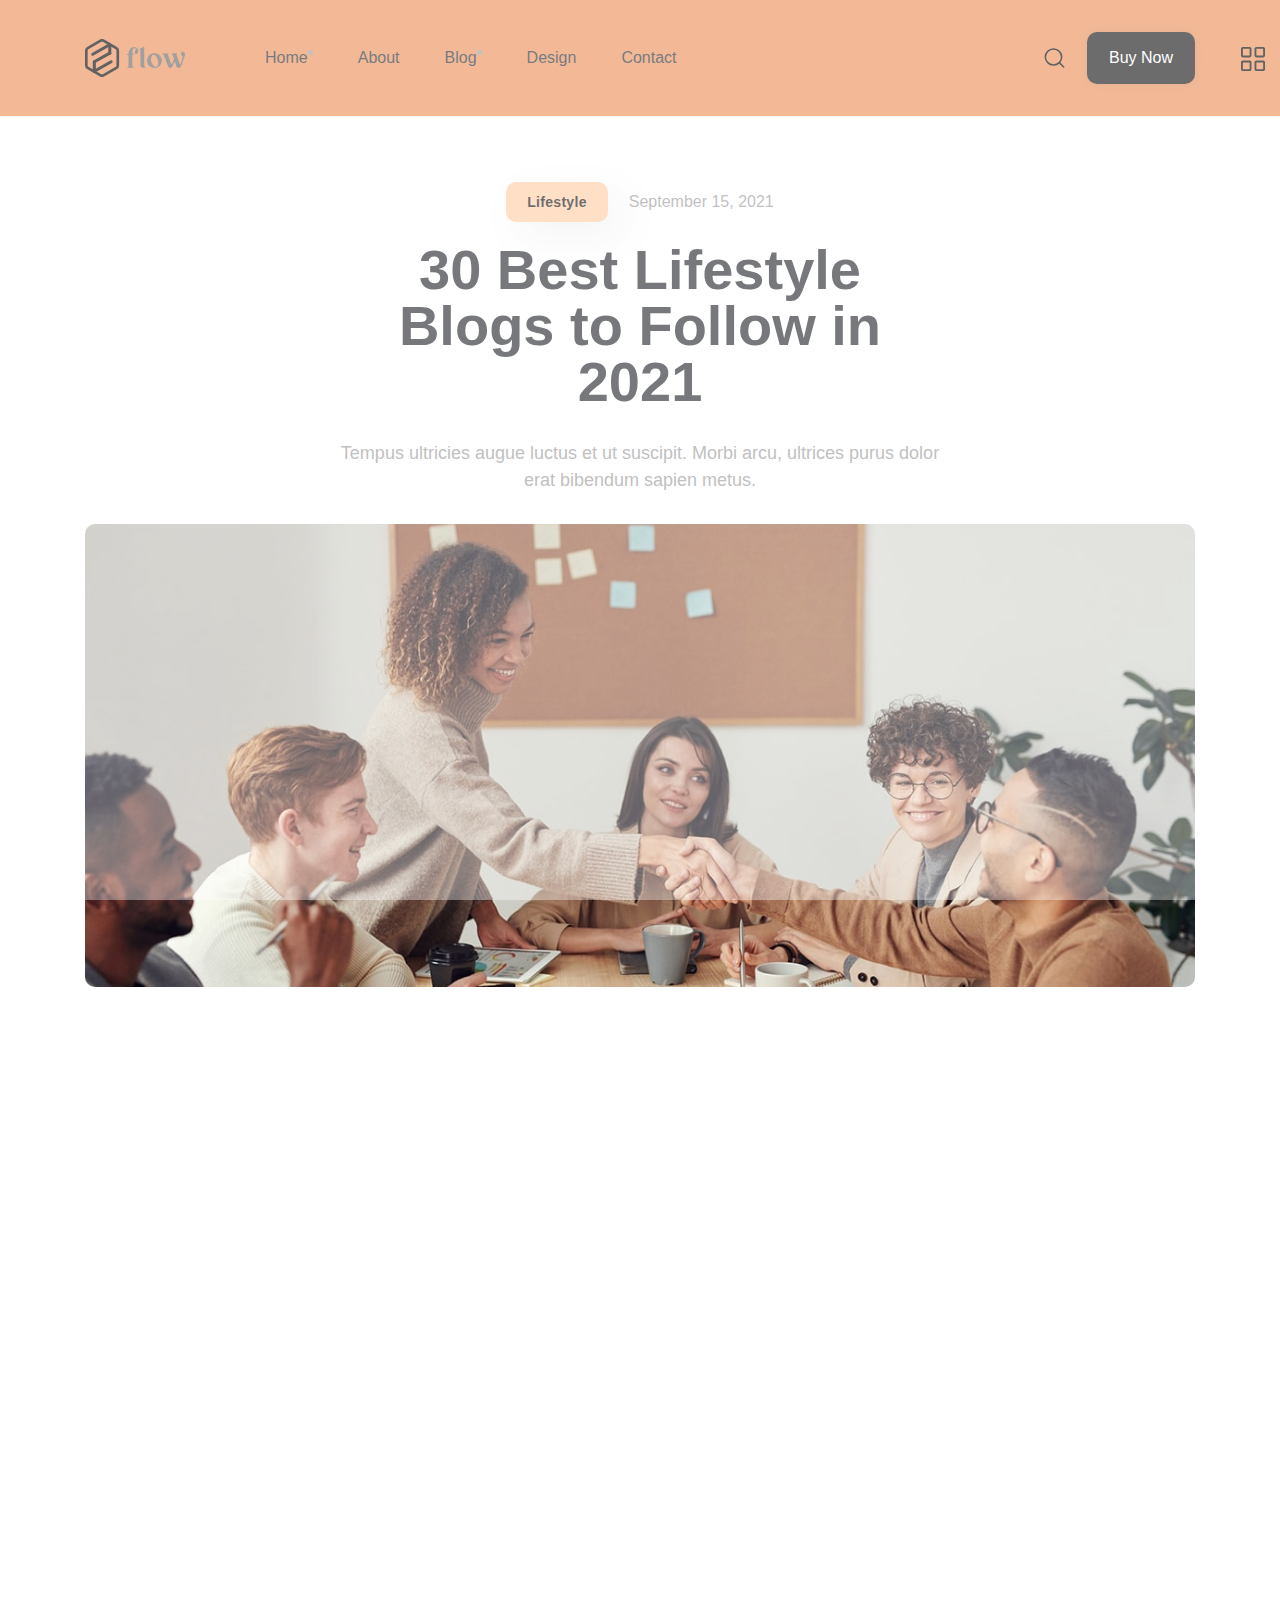
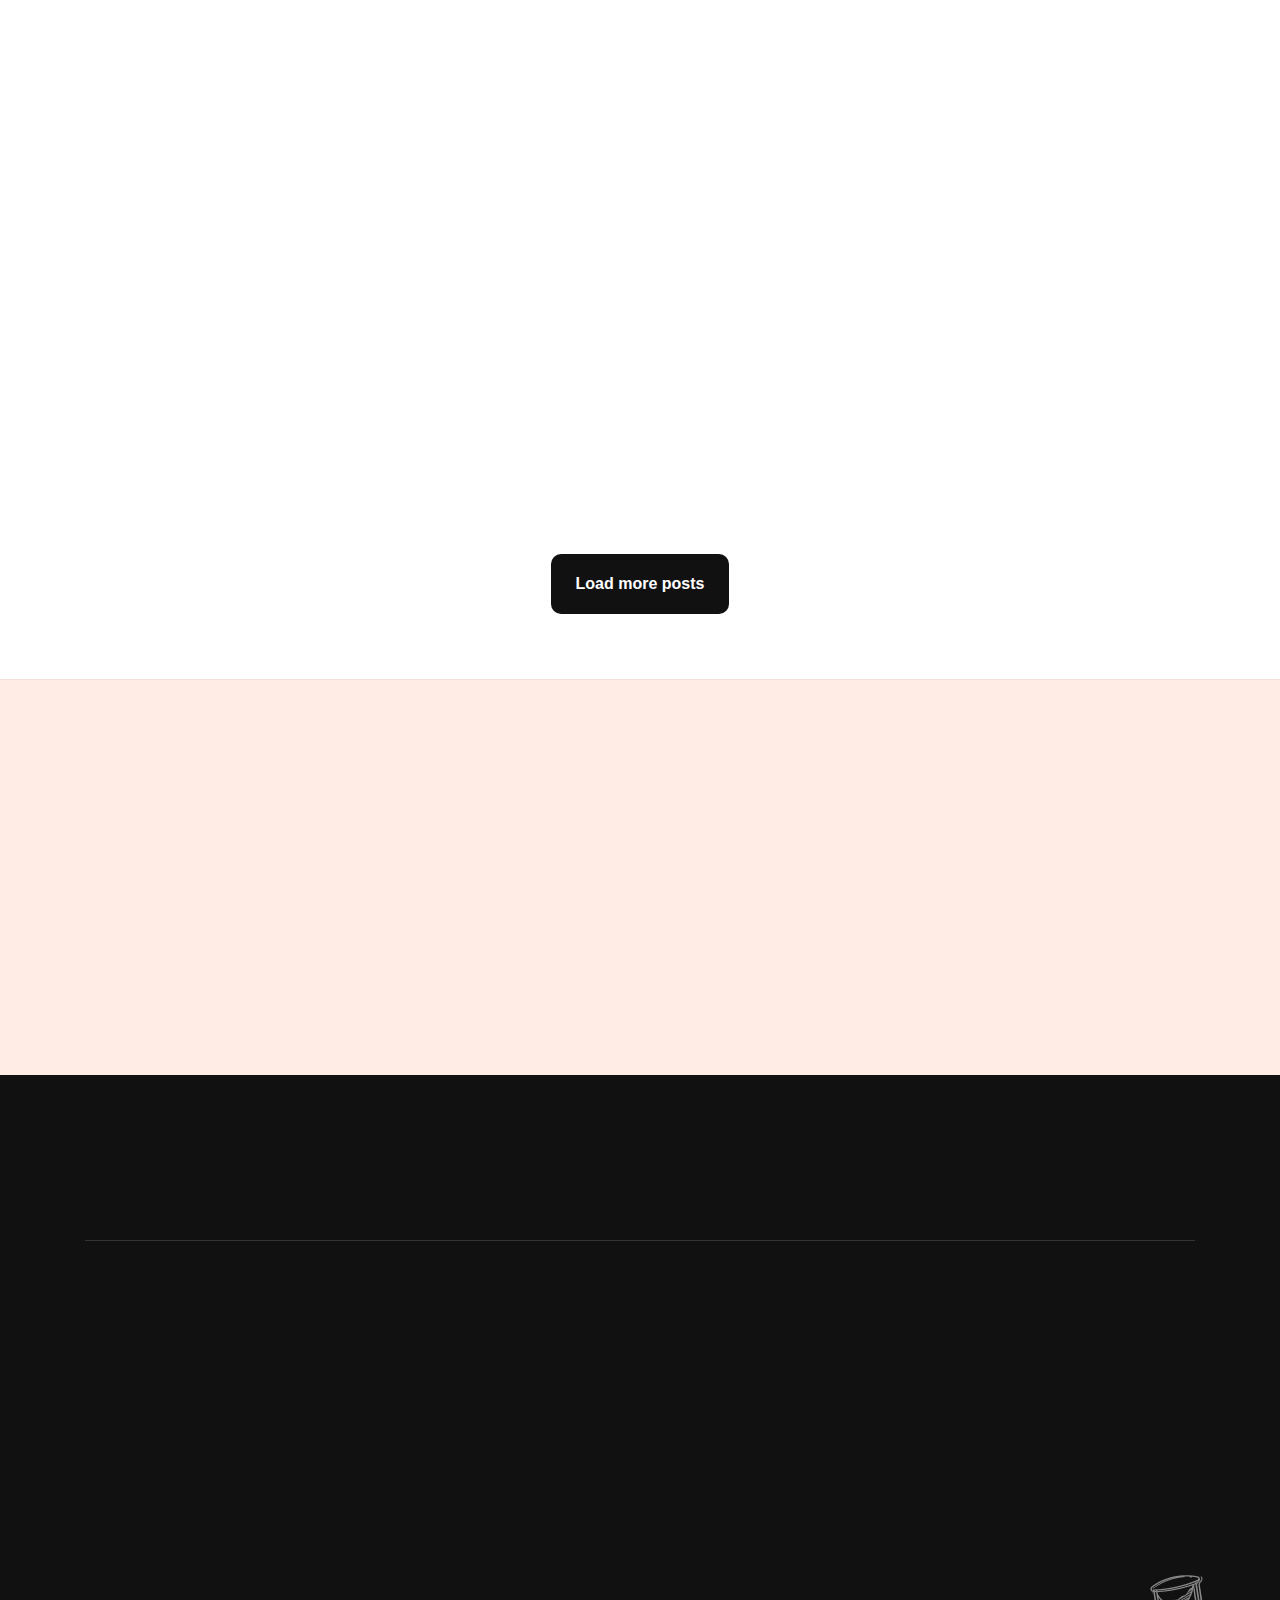
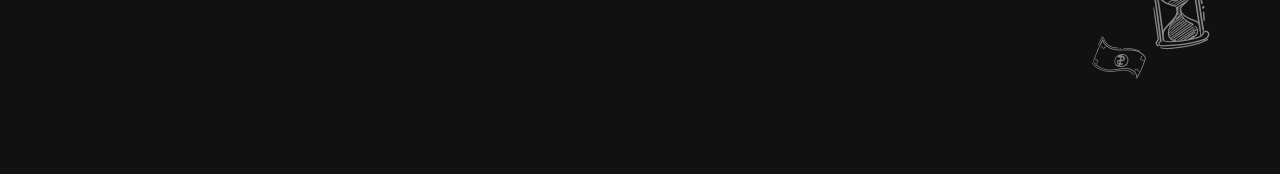
<file: _old/category-big.html>
<!DOCTYPE html>
<html class="no-js" lang="en">

<head>
    <meta charset="utf-8">
    <meta http-equiv="x-ua-compatible" content="ie=edge">
    <title>Flow - Personal Blog HTML Template</title>
    <meta name="description" content="">
    <meta name="viewport" content="width=device-width, initial-scale=1">
    <link rel="shortcut icon" type="image/x-icon" href="assets/imgs/theme/favicon.png">
    <!-- Template CSS  -->
    <link rel="stylesheet" href="assets/css/style.css">
    <link rel="stylesheet" href="assets/css/widgets.css">
    <link rel="stylesheet" href="assets/css/responsive.css">
</head>

<body class="home-page-1">
    <div class="scroll-progress bg-grey-900"></div>
    <!-- Start Preloader -->
    <div class="preloader text-center">
        <div class="loader"></div>
    </div>
    <!--Offcanvas sidebar-->
    <aside id="sidebar-wrapper" class="custom-scrollbar offcanvas-sidebar">
        <button class="off-canvas-close"><img class="svg-icon-24" src="assets/imgs/theme/svg/close.svg" alt=""></button>
        <div class="sidebar-inner">
            <div class="sidebar-widget widget-creative-menu">
                <ul>
                    <li><a href="category.html">Design<sup>235</sup></a></li>
                    <li><a href="category-big.html">Lifestyle<sup>186</sup></a></li>
                    <li><a href="category-grid.html">Travel Tips<sup>98</sup></a></li>
                    <li><a href="category-list.html">Healthy<sup>247</sup></a></li>
                </ul>
            </div>
            <div class="offcanvas-copyright mt-65">
                <h6 class="text-muted text-uppercase mb-20 font-heading text-white">Flow Magazine</h6>
                <p>
                    Lorem ipsum dolor sit amet, consectetur adipiscing elit. Odio suspendisse leo neque.
                </p>
                <p><strong class="color-black">Address</strong><br>
                    123 Main Street<br>
                    New York, NY 10001</p>
                <p><strong class="color-black">Phone</strong><br>
                    (+01) 234 567 89</p>
            </div>
        </div>
    </aside>
    <!-- Start Header -->
    <header class="main-header header-sticky bg-brand-4">
        <div class="position-relative">
            <div class="container align-self-center">
                <div class="header-style-1">
                    <div class="logo">
                        <a href="index.html"><img src="assets/imgs/theme/logo.svg" alt=""></a>
                    </div>
                    <div class="main-nav d-none d-lg-block">
                        <nav>
                            <!--Desktop menu-->
                            <ul class="main-menu d-none d-lg-inline">
                                <li class="menu-item-has-children">
                                    <a href="index.html">Home</a>
                                    <ul class="sub-menu">
                                        <li><a href="index.html">Home default</a></li>
                                        <li><a href="home-2.html">Homepage 2</a></li>
                                        <li><a href="home-3.html">Homepage 3</a></li>
                                    </ul>
                                </li>
                                <li> <a href="page-about.html">About</a> </li>
                                <li class="menu-item-has-children">
                                    <a href="category.html">Blog</a>
                                    <ul class="sub-menu font-small">
                                        <li><a href="category-big.html">Categories Big</a></li>
                                        <li><a href="category-grid.html">Categories Grid</a></li>
                                        <li><a href="category-list.html">Categories List</a></li>
                                        <li><a href="category-list-2.html">Categories List 2</a></li>
                                    </ul>
                                </li>
                                <li> <a href="page-design.html">Design</a> </li>
                                <li> <a href="page-contact.html">Contact</a> </li>
                            </ul>
                            <!--Mobile menu-->
                            <ul id="mobile-menu" class="d-block d-lg-none text-muted">
                                <li class="menu-item-has-children">
                                    <a href="index.html">Home</a>
                                    <ul class="sub-menu font-small">
                                        <li><a href="index.html">Home default</a></li>
                                        <li><a href="home-2.html">Homepage 2</a></li>
                                        <li><a href="home-3.html">Homepage 3</a></li>
                                    </ul>
                                </li>
                                <li class="menu-item-has-children"><a href="#">Pages</a>
                                    <ul class="sub-menu font-small">
                                        <li><a href="page-about.html">About</a></li>
                                        <li><a href="page-contact.html">Contact</a></li>
                                        <li><a href="page-design.html">Typography</a></li>
                                        <li><a href="page-register.html">Register</a></li>
                                        <li><a href="page-login.html">Login</a></li>
                                        <li><a href="page-search.html">Search</a></li>
                                        <li><a href="page-author.html">Author</a></li>
                                        <li><a href="page-404.html">404 page</a></li>
                                    </ul>
                                </li>
                                <li class="menu-item-has-children"><a href="#">Category</a>
                                    <ul class="sub-menu font-small">
                                        <li><a href="category-list.html">List layout</a></li>
                                        <li><a href="category-grid.html">Grid layout</a></li>
                                        <li><a href="category-list-2.html">List 2 layout</a></li>
                                        <li><a href="category-big.html">Big layout</a></li>
                                    </ul>
                                </li>
                                <li class="menu-item-has-children"><a href="#">Single post</a>
                                    <ul class="sub-menu font-small">
                                        <li><a href="single.html">Default</a></li>
                                        <li><a href="single-2.html">Big image</a></li>
                                        <li><a href="single-3.html">Right sidebar</a></li>                                        
                                    </ul>
                                </li>
                            </ul>
                        </nav>
                    </div>
                    <!--end: main-nav-->
                    <div class="header-right">
                        <button class="search-icon d-md-inline">
                            <img src="assets/imgs/theme/svg/search.svg" alt="">
                        </button>
                        <button class="btn btn-md bg-dark text-white ml-15 box-shadow d-none d-lg-inline"><a href="https://themeforest.net/item/flow-html-personal-blog-template/30381120">Buy Now</a></button>
                    </div>
                </div>
                <div class="mobile_menu d-lg-none d-block"></div>
            </div>
            <div class="off-canvas-toggle-cover d-inline-block">
                <div class="off-canvas-toggle hidden d-inline-block" id="off-canvas-toggle">
                    <img class="svg-icon-24" src="assets/imgs/theme/svg/menu.svg" alt="">
                </div>
            </div>
        </div>
    </header>
    <!--Start search form-->
    <div class="main-search-form bg-brand-4">
        <div class="container">
            <div class=" pt-50 pb-50 ">
                <div class="row mb-20">
                    <div class="col-12 align-self-center main-search-form-cover m-auto">
                        <p class="text-center"><span class="display-1">Search</span></p>
                        <form action="#" class="search-header">
                            <div class="input-group w-100">
                                <input type="text" class="form-control" placeholder="Search articles, places and people">
                                <div class="input-group-append">
                                    <button class="btn btn-search bg-white" type="submit">
                                        <img class="svg-icon-24" src="assets/imgs/theme/svg/search.svg" alt="">
                                    </button>
                                </div>
                            </div>
                        </form>
                    </div>
                </div>
                <div class="row mt-80 text-center">
                    <div class="col-12 font-small suggested-area">
                        <h5 class="suggested font-heading mb-20 text-grey-400"> <strong>Suggested keywords:</strong></h5>
                        <ul class="list-inline d-inline-block">
                            <li class="list-inline-item"><a href="category.html">Health</a></li>
                            <li class="list-inline-item"><a href="category.html">Travel tips</a></li>
                            <li class="list-inline-item"><a href="category.html">Lifestyle</a></li>
                            <li class="list-inline-item"><a href="category.html">Technology</a></li>
                            <li class="list-inline-item"><a href="category.html">Food</a></li>
                            <li class="list-inline-item"><a href="category.html">Books</a></li>
                            <li class="list-inline-item"><a href="category.html">Drink</a></li>
                            <li class="list-inline-item"><a href="category.html">Fashion</a></li>
                        </ul>
                    </div>
                </div>
            </div>
        </div>
    </div>
    <!-- Start Main content -->
    <main>
        <div class="recent-posts pt-65 pb-65 position-relative">
            <div class="container">
                <div class="row">
                    <article class="col-md-12 first-article text-center mb-30">
                        <div class="post-content">
                            <div class="post-meta-1 mb-20">
                                <a href="category.html" class="tag-category bg-brand-1 shadown-1 text-dark button-shadow hover-up-3" tabindex="0">Lifestyle</a>
                                <span class="post-date text-muted font-md">September 15, 2021</span>
                            </div>
                            <h1 class="post-title mb-30 fw-700">
                                <a href="single.html" tabindex="0">
                                    30 Best Lifestyle Blogs to Follow in 2021
                                </a>
                            </h1>
                            <div class="post-excerpt text-grey-400 mb-30">
                                Tempus ultricies augue luctus et ut suscipit. Morbi arcu, ultrices purus dolor erat bibendum sapien metus.
                            </div>
                        </div>
                        <figure class="border-radius-10 hover-up-3">
                            <a href="single.html"><img src="assets/imgs/news/news-16.jpg" alt="" class="border-radius-10"></a>
                        </figure>
                    </article>
                    <article class="col-lg-6 col-md-6 mb-30 wow fadeIn animated">
                        <div class="post-card-1 large border-radius-10 hover-up">
                            <div class="post-thumb thumb-overlay img-hover-slide position-relative" style="background-image: url(assets/imgs/news/news-8.jpg)">
                                <a class="img-link" href="single.html"></a>
                                <div class="post-meta-1 mb-20">
                                    <a href="category.html" class="tag-category bg-info shadown-1 text-dark button-shadow hover-up-3">Travel</a>
                                </div>
                            </div>
                            <div class="post-content p-30">
                                <div class="post-card-content">
                                    <div class="entry-meta meta-1 float-left font-md mb-10">
                                        <span class="post-on has-dot">27 August</span>
                                    </div>
                                    <h4 class="post-title mb-30">
                                        <a href="single.html">After a Few Dates, They Traveled to the Other Side of the World</a>
                                    </h4>
                                    <div class="post-meta-2 font-md">
                                        <a href="page-author.html">
                                            <img src="assets/imgs/authors/author.jpg" alt="">
                                            <span class="author-namge">Kate Adie</span>
                                        </a>
                                        <span class="time-to-read has-dot">6 mins to read</span>
                                    </div>
                                </div>
                            </div>
                        </div>
                    </article>
                    <article class="col-lg-6 col-md-6 mb-30 wow fadeIn animated">
                        <div class="post-card-1 large border-radius-10 hover-up">
                            <div class="post-thumb thumb-overlay img-hover-slide position-relative" style="background-image: url(assets/imgs/news/news-5.jpg)">
                                <a class="img-link" href="single.html"></a>
                                <div class="post-meta-1 mb-20">
                                    <a href="category.html" class="tag-category bg-brand-1 shadown-1 text-dark button-shadow hover-up-3">Food</a>
                                </div>
                                <span class="top-right-icon bg-white"><i class="elegant-icon icon_ribbon_alt "></i></span>
                            </div>
                            <div class="post-content p-30">
                                <div class="post-card-content">
                                    <div class="entry-meta meta-1 float-left font-md mb-10">
                                        <span class="post-on has-dot">18 August</span>
                                    </div>
                                    <h4 class="post-title mb-30">
                                        <a href="single.html">5 Kinds of Food-Shamers You Will Encounter (and How to Deal) </a>
                                    </h4>
                                    <div class="post-meta-2 font-md">
                                        <a href="page-author.html">
                                            <img src="assets/imgs/authors/author-2.jpg" alt="">
                                            <span class="author-namge">John Lennon</span>
                                        </a>
                                        <span class="time-to-read has-dot">16 mins to read</span>
                                    </div>
                                </div>
                            </div>
                        </div>
                    </article>
                    <article class="col-lg-6 col-md-6 mb-0 wow fadeIn animated">
                        <div class="post-card-1 large border-radius-10 hover-up">
                            <div class="post-thumb thumb-overlay img-hover-slide position-relative" style="background-image: url(assets/imgs/news/news-6.jpg)">
                                <a class="img-link" href="single.html"></a>
                                <div class="post-meta-1 mb-20">
                                    <a href="category.html" class="tag-category bg-dark  shadown-1 text-white button-shadow hover-up-3">Magazine</a>
                                </div>
                            </div>
                            <div class="post-content p-30">
                                <div class="post-card-content">
                                    <div class="entry-meta meta-1 float-left font-md mb-10">
                                        <span class="post-on has-dot">05 September</span>
                                    </div>
                                    <h4 class="post-title mb-30">
                                        <a href="single.html">Runner with Autism Graces the Latest Cover of Women's Running </a>
                                    </h4>
                                    <div class="post-meta-2 font-md">
                                        <a href="page-author.html">
                                            <img src="assets/imgs/authors/author-3.jpg" alt="">
                                            <span class="author-namge">Sarah Harding</span>
                                        </a>
                                        <span class="time-to-read has-dot">12 mins to read</span>
                                    </div>
                                </div>
                            </div>
                        </div>
                    </article>
                    <article class="col-lg-6 col-md-6 mb-0 wow fadeIn animated">
                        <div class="post-card-1 large border-radius-10 hover-up">
                            <div class="post-thumb thumb-overlay img-hover-slide position-relative" style="background-image: url(assets/imgs/news/news-7.jpg)">
                                <a class="img-link" href="single.html"></a>
                                <div class="post-meta-1 mb-20">
                                    <a href="category.html" class="tag-category bg-danger shadown-1 text-dark button-shadow hover-up-3">Food</a>
                                </div>
                            </div>
                            <div class="post-content p-30">
                                <div class="post-card-content">
                                    <div class="entry-meta meta-1 float-left font-md mb-10">
                                        <span class="post-on has-dot">06 September</span>
                                    </div>
                                    <h4 class="post-title mb-30">
                                        <a href="single.html">10 Snacks a Food Writer Packs for Day Hikes and Car Trips</a>
                                    </h4>
                                    <div class="post-meta-2 font-md">
                                        <a href="page-author.html">
                                            <img src="assets/imgs/authors/author-4.jpg" alt="">
                                            <span class="author-namge">Nadine Coyle</span>
                                        </a>
                                        <span class="time-to-read has-dot">14 mins to read</span>
                                    </div>
                                </div>
                            </div>
                        </div>
                    </article>
                </div>
                <div class="text-center mt-65">
                    <button class="btn btn-lg bg-dark text-white d-inline-block">Load more posts</button>
                </div>
            </div>
        </div>
        <section class="newsletter bg-brand-3 pt-100 pb-100">
            <div class="container">
                <div class="position-relative">
                    <div class="row">
                        <div class="col-lg-8">
                            <div class="header-title-2 mb-65">
                                <h4 class="mb-0 text-grey-400 wow fadeIn animated">
                                    <img src="assets/imgs/theme/svg/send.svg" alt="">
                                    <span>Subscribe</span>
                                </h4>
                                <h3 class="font-heading wow fadeIn animated">to Our Newsletter</h3>
                            </div>
                            <form class="form-subcriber mt-30 d-flex wow fadeIn animated">
                                <input type="email" class="form-control bg-white font-small" placeholder="Enter your email">
                                <button class="btn bg-dark text-white" type="submit">Subscribe</button>
                            </form>
                        </div>
                    </div>
                    <img src="assets/imgs/theme/sketch-1.png" alt="" class="sketch-1 wow fadeIn animated">
                </div>
            </div>
        </section>
    </main>
    <!-- End Main content -->
    <!--end site-bottom-->
    <!-- Footer Start-->
    <footer class="pt-65 bg-dark">
        <div class="container">
            <div class="row mb-65">
                <div class="col-md-6">
                    <div class="logo wow fadeIn animated">
                        <a href="index.html"> <img src="assets/imgs/theme/logo-white.svg" alt=""></a>
                    </div>
                </div>
                <div class="col-md-6">
                    <div class="d-flex text-right text-sm-left align-self-center justify-content-end wow fadeIn animated">
                        <h5 class="mr-15 text-white mb-0 align-self-center">All you need to build new site</h5>
                        <button class="btn btn-lg bg-brand-1">Download Now</button>
                    </div>
                </div>
                <div class="col-12">
                    <div class="bottom-line mt-40"></div>
                </div>
            </div>
            <div class="row bottom-area-2">
                <div class="col-lg-4 col-md-6">
                    <div class="sidebar-widget widget-about wow fadeIn animated mb-30">
                        <div class="widget-header-2 position-relative mb-30">
                            <h5 class="mt-5 mb-30">About</h5>
                        </div>
                        <div class="textwidget">
                            <p>
                                Lorem ipsum dolor sit amet, consectetur adipiscing elit. Odio suspendisse leo neque iaculis molestie sagittis maecenas aenean eget molestie sagittis.
                            </p>
                            <p><strong class="color-black">Address</strong><br>
                                123 Main Street<br>
                                New York, NY 10001</p>
                            <p><strong class="color-black">Phone</strong><br>
                                (+01) 234 567 89</p>
                        </div>
                    </div>
                </div>
                <div class="col-lg-3 col-md-6">
                    <div class="sidebar-widget widget_categories wow fadeIn animated mb-30" data-wow-delay="0.1s">
                        <div class="widget-header-2 position-relative mb-30">
                            <h5 class="mt-5 mb-30">Quick link</h5>
                        </div>
                        <ul class="font-small">
                            <li class="cat-item cat-item-2"><a href="#">About me</a></li>
                            <li class="cat-item cat-item-4"><a href="#">Help & Support</a></li>
                            <li class="cat-item cat-item-5"><a href="#">Licensing Policy</a></li>
                            <li class="cat-item cat-item-6"><a href="#">Refund Policy</a></li>
                            <li class="cat-item cat-item-7"><a href="#">Hire me</a></li>
                            <li class="cat-item cat-item-7"><a href="#">Contact</a></li>
                        </ul>
                    </div>
                </div>
                <div class="col-lg-3 col-md-6">
                    <div class="sidebar-widget widget_tagcloud wow fadeIn animated mb-30" data-wow-delay="0.2s">
                        <div class="widget-header-2 position-relative mb-30">
                            <h5 class="mt-5 mb-30">Tagcloud</h5>
                        </div>
                        <div class="tagcloud mt-50">
                            <a class="tag-cloud-link" href="category.html">beautiful</a>
                            <a class="tag-cloud-link" href="category.html">New York</a>
                            <a class="tag-cloud-link" href="category.html">droll</a>
                            <a class="tag-cloud-link" href="category.html">intimate</a>
                            <a class="tag-cloud-link" href="category.html">loving</a>
                            <a class="tag-cloud-link" href="category.html">travel</a>
                            <a class="tag-cloud-link" href="category.html">fighting </a>
                        </div>
                    </div>
                </div>
            </div>
            <div class="footer-copy-right pt-30 mt-20 wow fadeIn animated font-md">
                <p class="float-md-left font-small text-muted">&copy; 2021, Flow - Design by <a href="https://alithemes.com" target="_blank">AliThemes</a></p>
                <ul class="social-network d-inline-block list-inline color-white mb-20 float-right">
                    <li class="list-inline-item"><a href="#" target="_blank" title="Facebook"><i class="elegant-icon social_facebook"></i></a></li>
                    <li class="list-inline-item"><a href="#" target="_blank" title="Tweet now"><i class="elegant-icon social_twitter"></i></a></li>
                    <li class="list-inline-item"><a href="#" target="_blank" title="Pin it"><i class="elegant-icon social_pinterest"></i></a></li>
                    <li class="list-inline-item"><a href="#" target="_blank" title="Pin it"><i class="elegant-icon social_skype"></i></a></li>
                </ul>
            </div>
        </div>
    </footer>
    <!-- End Footer -->
    <div class="dark-mark"></div>
    <!-- Vendor JS-->
    <script src="./assets/js/vendor/modernizr-3.5.0.min.js"></script>
    <script src="./assets/js/vendor/jquery-3.5.1.min.js"></script>
    <script src="./assets/js/vendor/bootstrap.min.js"></script>
    <script src="./assets/js/vendor/jquery.slicknav.js"></script>
    <script src="./assets/js/vendor/slick.min.js"></script>
    <script src="./assets/js/vendor/wow.min.js"></script>
    <script src="./assets/js/vendor/jquery.scrollUp.min.js"></script>
    <script src="./assets/js/vendor/jquery.theia.sticky.js"></script>
    <!-- Template  JS -->
    <script src="./assets/js/main.js"></script>
</body>

</html>
</file>
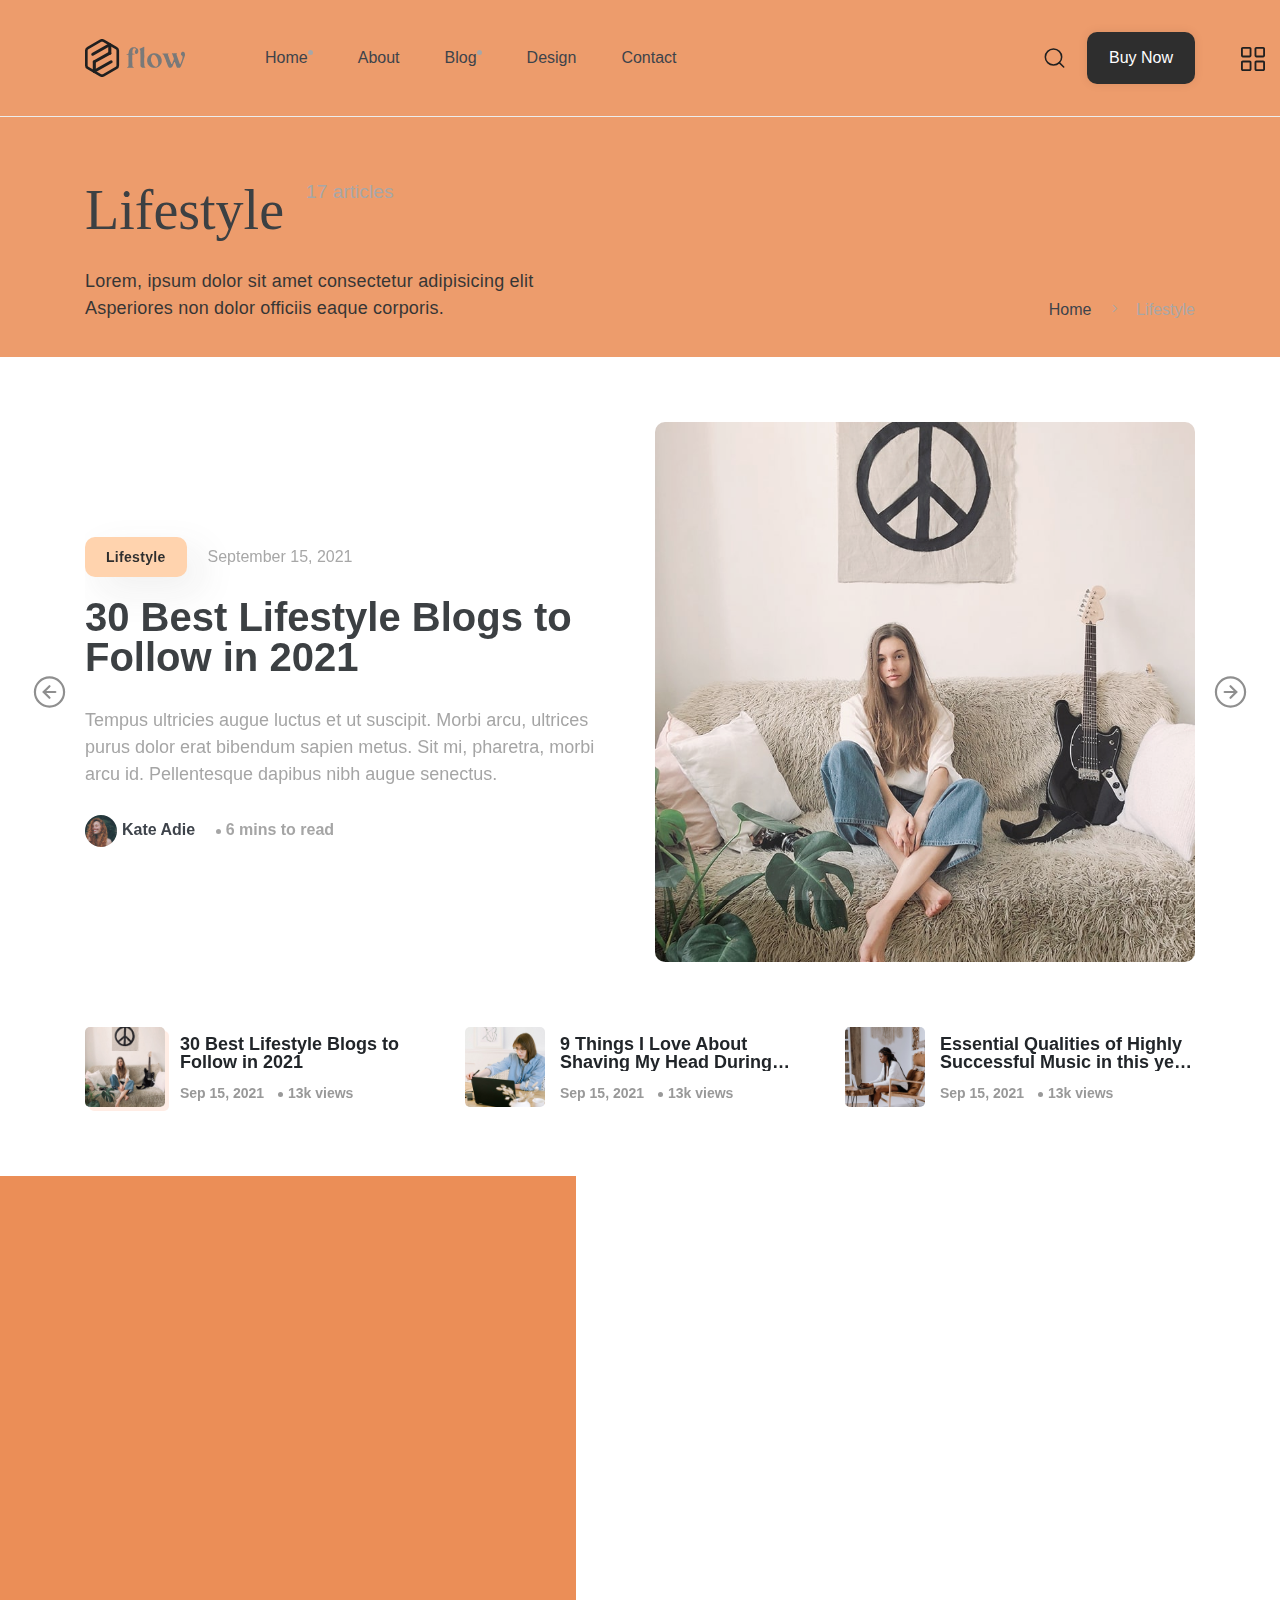
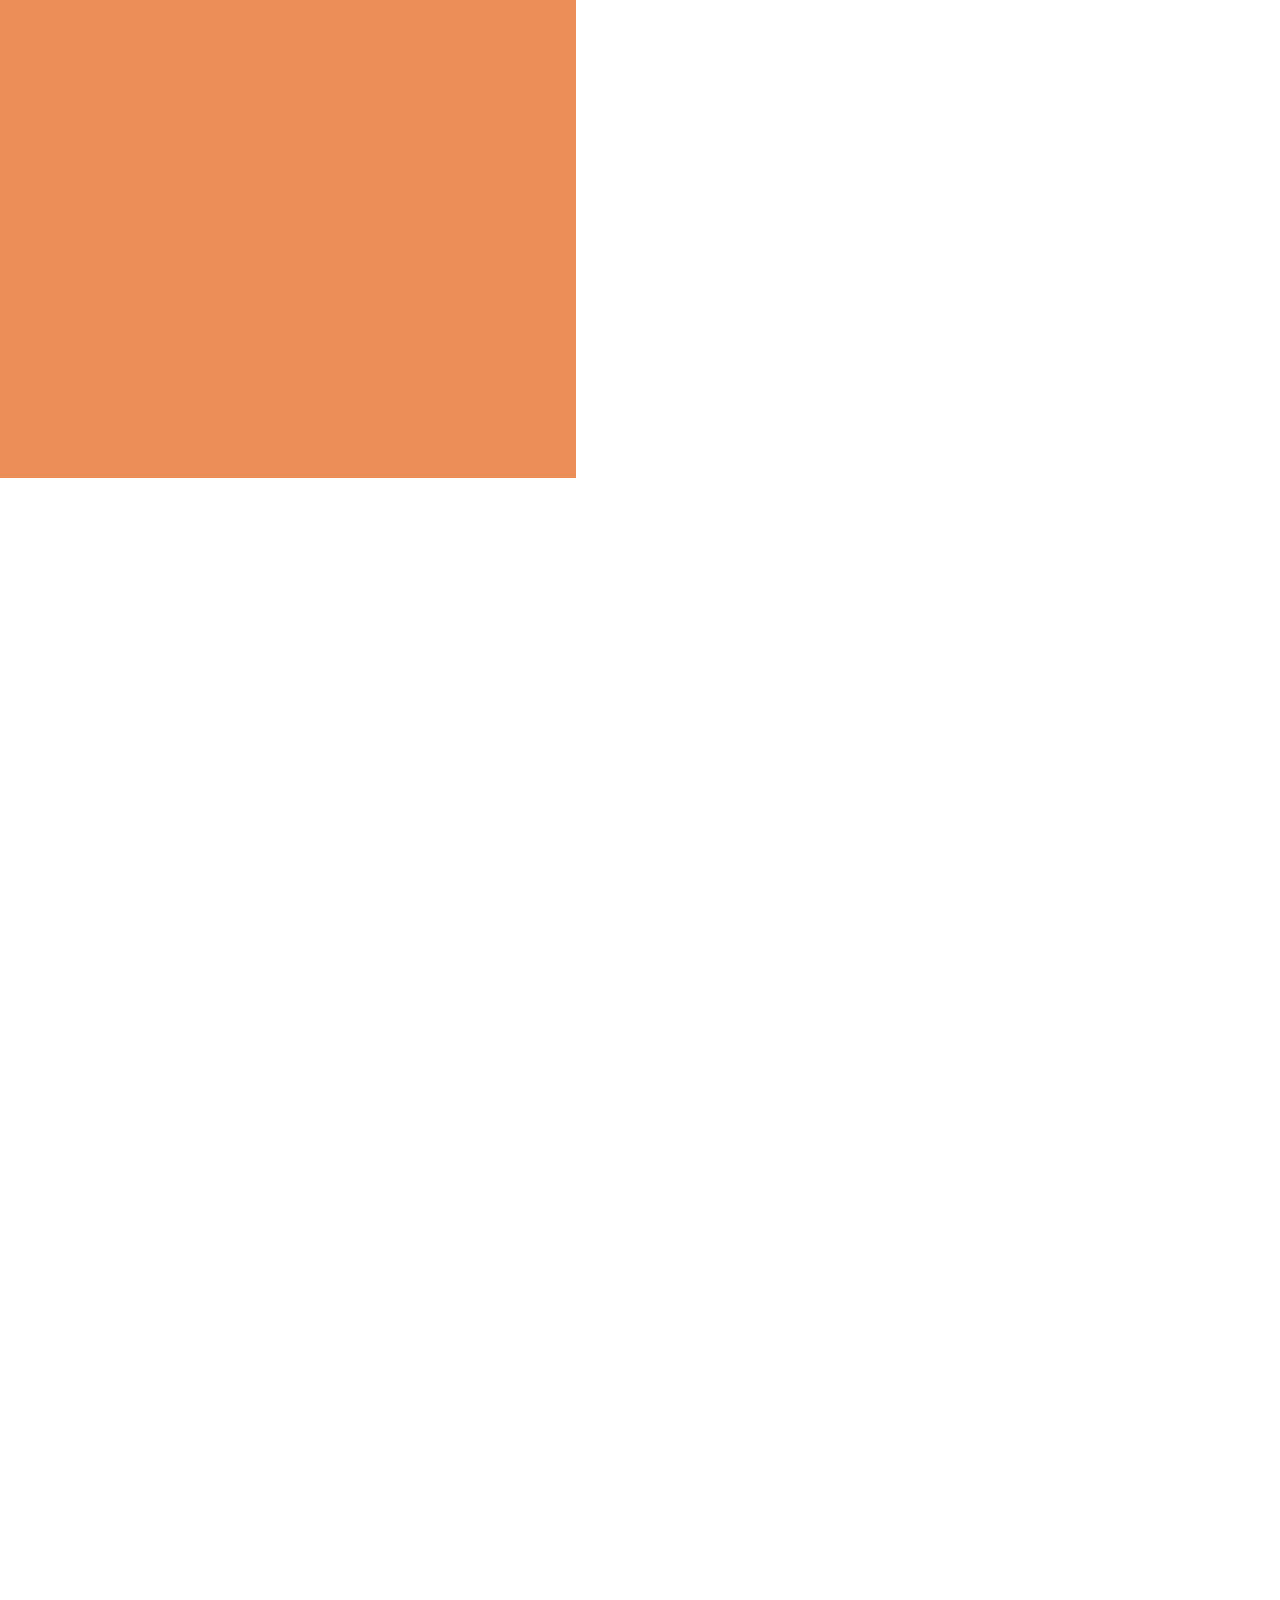
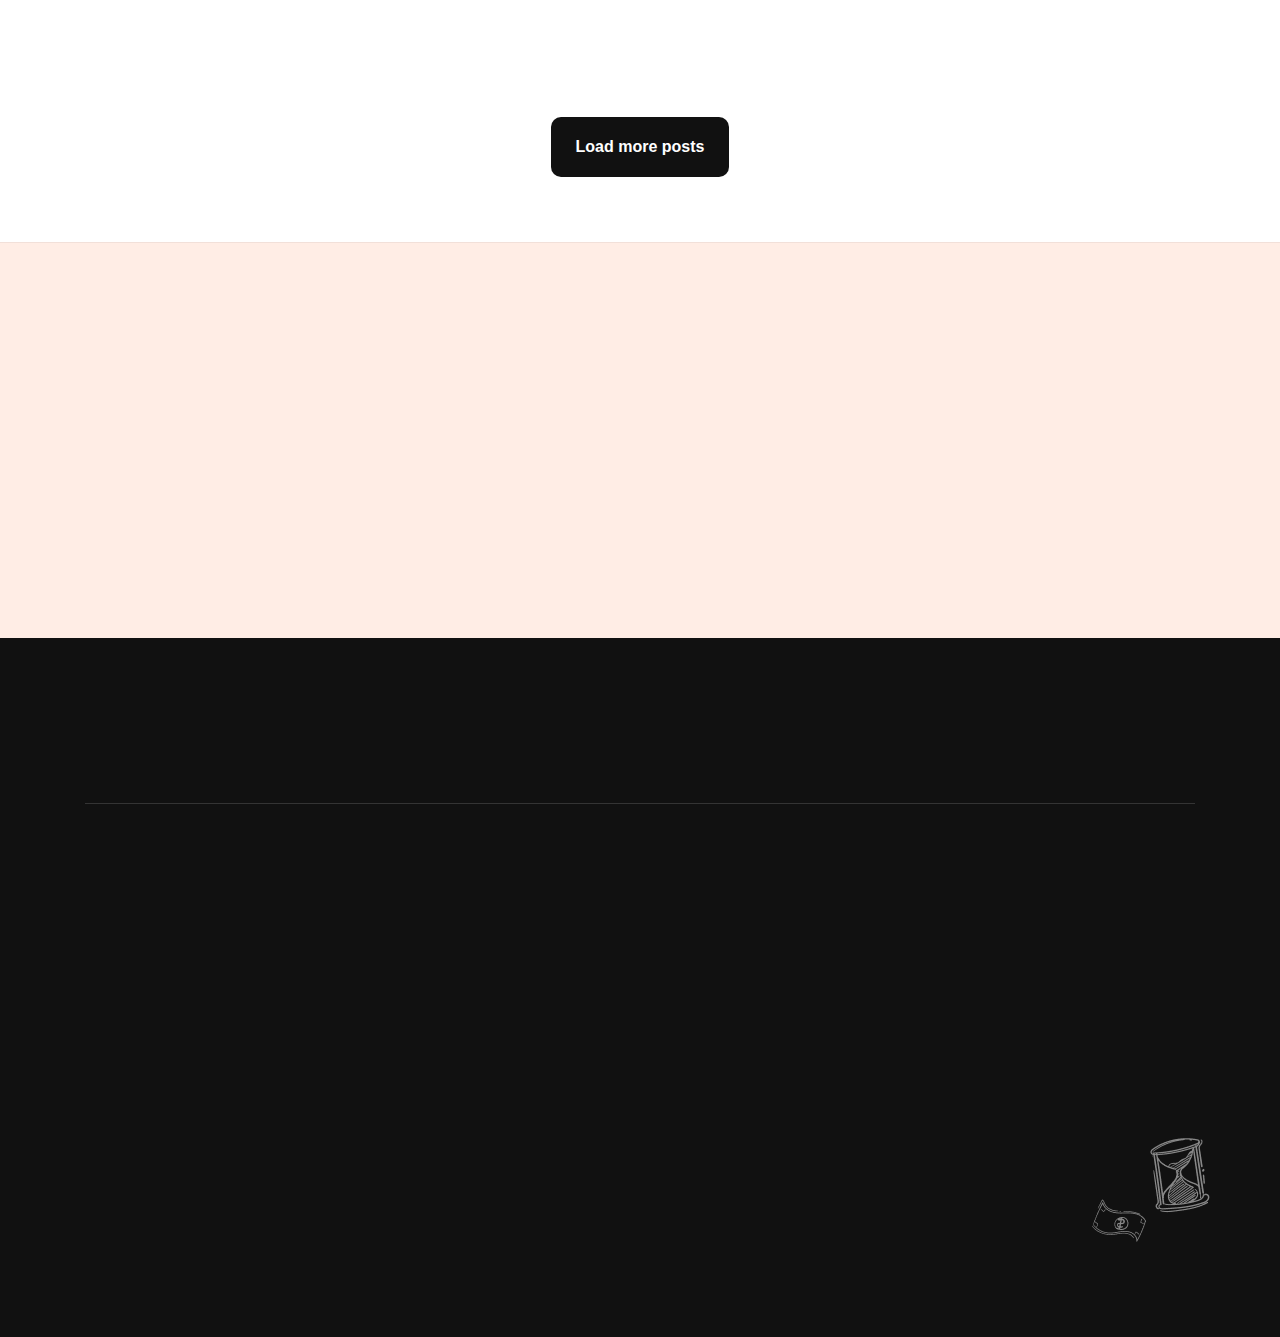
<file: _old/category-grid.html>
<!DOCTYPE html>
<html class="no-js" lang="en">

<head>
    <meta charset="utf-8">
    <meta http-equiv="x-ua-compatible" content="ie=edge">
    <title>Flow - Personal Blog HTML Template</title>
    <meta name="description" content="">
    <meta name="viewport" content="width=device-width, initial-scale=1">
    <link rel="shortcut icon" type="image/x-icon" href="assets/imgs/theme/favicon.png">
    <!-- Template CSS  -->
    <link rel="stylesheet" href="assets/css/style.css">
    <link rel="stylesheet" href="assets/css/widgets.css">
    <link rel="stylesheet" href="assets/css/responsive.css">
</head>

<body class="home-page-1">
    <div class="scroll-progress bg-grey-900"></div>
    <!-- Start Preloader -->
    <div class="preloader text-center">
        <div class="loader"></div>
    </div>
    <!--Offcanvas sidebar-->
    <aside id="sidebar-wrapper" class="custom-scrollbar offcanvas-sidebar">
        <button class="off-canvas-close"><img class="svg-icon-24" src="assets/imgs/theme/svg/close.svg" alt=""></button>
        <div class="sidebar-inner">
            <div class="sidebar-widget widget-creative-menu">
                <ul>
                    <li><a href="category.html">Design<sup>235</sup></a></li>
                    <li><a href="category-big.html">Lifestyle<sup>186</sup></a></li>
                    <li><a href="category-grid.html">Travel Tips<sup>98</sup></a></li>
                    <li><a href="category-list.html">Healthy<sup>247</sup></a></li>
                </ul>
            </div>
            <div class="offcanvas-copyright mt-65">
                <h6 class="text-muted text-uppercase mb-20 font-heading text-white">Flow Magazine</h6>
                <p>
                    Lorem ipsum dolor sit amet, consectetur adipiscing elit. Odio suspendisse leo neque.
                </p>
                <p><strong class="color-black">Address</strong><br>
                    123 Main Street<br>
                    New York, NY 10001</p>
                <p><strong class="color-black">Phone</strong><br>
                    (+01) 234 567 89</p>
            </div>
        </div>
    </aside>
    <!-- Start Header -->
    <header class="main-header header-sticky bg-brand-4">
        <div class="position-relative">
            <div class="container align-self-center">
                <div class="header-style-1">
                    <div class="logo">
                        <a href="index.html"><img src="assets/imgs/theme/logo.svg" alt=""></a>
                    </div>
                    <div class="main-nav d-none d-lg-block">
                        <nav>
                            <!--Desktop menu-->
                            <ul class="main-menu d-none d-lg-inline">
                                <li class="menu-item-has-children">
                                    <a href="index.html">Home</a>
                                    <ul class="sub-menu">
                                        <li><a href="index.html">Home default</a></li>
                                        <li><a href="home-2.html">Homepage 2</a></li>
                                        <li><a href="home-3.html">Homepage 3</a></li>
                                    </ul>
                                </li>
                                <li> <a href="page-about.html">About</a> </li>
                                <li class="menu-item-has-children">
                                    <a href="category.html">Blog</a>
                                    <ul class="sub-menu font-small">
                                        <li><a href="category-big.html">Categories Big</a></li>
                                        <li><a href="category-grid.html">Categories Grid</a></li>
                                        <li><a href="category-list.html">Categories List</a></li>
                                        <li><a href="category-list-2.html">Categories List 2</a></li>
                                    </ul>
                                </li>
                                <li> <a href="page-design.html">Design</a> </li>
                                <li> <a href="page-contact.html">Contact</a> </li>
                            </ul>
                            <!--Mobile menu-->
                            <ul id="mobile-menu" class="d-block d-lg-none text-muted">
                                <li class="menu-item-has-children">
                                    <a href="index.html">Home</a>
                                    <ul class="sub-menu font-small">
                                        <li><a href="index.html">Home default</a></li>
                                        <li><a href="home-2.html">Homepage 2</a></li>
                                        <li><a href="home-3.html">Homepage 3</a></li>
                                    </ul>
                                </li>
                                <li class="menu-item-has-children"><a href="#">Pages</a>
                                    <ul class="sub-menu font-small">
                                        <li><a href="page-about.html">About</a></li>
                                        <li><a href="page-contact.html">Contact</a></li>
                                        <li><a href="page-design.html">Typography</a></li>
                                        <li><a href="page-register.html">Register</a></li>
                                        <li><a href="page-login.html">Login</a></li>
                                        <li><a href="page-search.html">Search</a></li>
                                        <li><a href="page-author.html">Author</a></li>
                                        <li><a href="page-404.html">404 page</a></li>
                                    </ul>
                                </li>
                                <li class="menu-item-has-children"><a href="#">Category</a>
                                    <ul class="sub-menu font-small">
                                        <li><a href="category-list.html">List layout</a></li>
                                        <li><a href="category-grid.html">Grid layout</a></li>
                                        <li><a href="category-list-2.html">List 2 layout</a></li>
                                        <li><a href="category-big.html">Big layout</a></li>
                                    </ul>
                                </li>
                                <li class="menu-item-has-children"><a href="#">Single post</a>
                                    <ul class="sub-menu font-small">
                                        <li><a href="single.html">Default</a></li>
                                        <li><a href="single-2.html">Big image</a></li>
                                        <li><a href="single-3.html">Right sidebar</a></li>
                                        
                                    </ul>
                                </li>
                            </ul>
                        </nav>
                    </div>
                    <!--end: main-nav-->
                    <div class="header-right">
                        <button class="search-icon d-md-inline">
                            <img src="assets/imgs/theme/svg/search.svg" alt="">
                        </button>
                        <button class="btn btn-md bg-dark text-white ml-15 box-shadow d-none d-lg-inline"><a href="https://themeforest.net/item/flow-html-personal-blog-template/30381120">Buy Now</a></button>
                    </div>
                </div>
                <div class="mobile_menu d-lg-none d-block"></div>
            </div>
            <div class="off-canvas-toggle-cover d-inline-block">
                <div class="off-canvas-toggle hidden d-inline-block" id="off-canvas-toggle">
                    <img class="svg-icon-24" src="assets/imgs/theme/svg/menu.svg" alt="">
                </div>
            </div>
        </div>
    </header>
    <!--Start search form-->
    <div class="main-search-form bg-brand-4">
        <div class="container">
            <div class=" pt-50 pb-50 ">
                <div class="row mb-20">
                    <div class="col-12 align-self-center main-search-form-cover m-auto">
                        <p class="text-center"><span class="display-1">Search</span></p>
                        <form action="#" class="search-header">
                            <div class="input-group w-100">
                                <input type="text" class="form-control" placeholder="Search articles, places and people">
                                <div class="input-group-append">
                                    <button class="btn btn-search bg-white" type="submit">
                                        <img class="svg-icon-24" src="assets/imgs/theme/svg/search.svg" alt="">
                                    </button>
                                </div>
                            </div>
                        </form>
                    </div>
                </div>
                <div class="row mt-80 text-center">
                    <div class="col-12 font-small suggested-area">
                        <h5 class="suggested font-heading mb-20 text-grey-400"> <strong>Suggested keywords:</strong></h5>
                        <ul class="list-inline d-inline-block">
                            <li class="list-inline-item"><a href="category.html">Health</a></li>
                            <li class="list-inline-item"><a href="category.html">Travel tips</a></li>
                            <li class="list-inline-item"><a href="category.html">Lifestyle</a></li>
                            <li class="list-inline-item"><a href="category.html">Technology</a></li>
                            <li class="list-inline-item"><a href="category.html">Food</a></li>
                            <li class="list-inline-item"><a href="category.html">Books</a></li>
                            <li class="list-inline-item"><a href="category.html">Drink</a></li>
                            <li class="list-inline-item"><a href="category.html">Fashion</a></li>
                        </ul>
                    </div>
                </div>
            </div>
        </div>
    </div>
    <!-- Start Main content -->
    <main>
        <section class="pt-65 pb-35 bg-brand-4">
            <div class="container">
                <div class="archive-header">
                    <div class="archive-header-title">
                        <h1 class="font-heading mb-30">Lifestyle
                            <sub>17 articles</sub>
                        </h1>
                        <p class="mb-0">Lorem, ipsum dolor sit amet consectetur adipisicing elit<br> Asperiores non dolor officiis eaque corporis.</p>
                    </div>
                    <div class="breadcrumb">
                        <a href="index.html" rel="nofollow">Home</a>
                        <span></span> Lifestyle
                    </div>
                </div>
            </div>
        </section>
        <section class="featured-slider-1 pt-65 pb-65">
            <div class="position-relative">
                <div class="featured-slider-1-arrow color-white"></div>
                <div class="container">
                    <div class="hero-1 featured-slider-1-items mb-65">
                        <div class="slider-single">
                            <div class="row">
                                <div class="col-lg-6 align-self-center">
                                    <div class="post-meta-1 mb-20">
                                        <a href="category.html" class="tag-category bg-brand-1 shadown-1 text-dark button-shadow hover-up-3">Lifestyle</a>
                                        <span class="post-date text-muted font-md">September 15, 2021</span>
                                    </div>
                                    <h2 class="post-title mb-30">
                                        <a href="single.html">
                                            30 Best Lifestyle Blogs to Follow in 2021
                                        </a>
                                    </h2>
                                    <div class="post-excerpt text-grey-400 mb-30">
                                        Tempus ultricies augue luctus et ut suscipit. Morbi arcu, ultrices purus dolor erat bibendum sapien metus. Sit mi, pharetra, morbi arcu id. Pellentesque dapibus nibh augue senectus.
                                    </div>
                                    <div class="post-meta-2 font-md d-flext align-self-center mb-md-30">
                                        <a href="page-author.html">
                                            <img src="assets/imgs/authors/author.jpg" alt="">
                                            <span class="author-namge">Kate Adie</span>
                                        </a>
                                        <span class="time-to-read has-dot">6 mins to read</span>
                                    </div>
                                </div>
                                <div class="col-lg-6">
                                    <img class="border-radius-10" src="assets/imgs/news/thumb-10.jpg" alt="flow">
                                </div>
                            </div>
                        </div>
                        <div class="slider-single">
                            <div class="row">
                                <div class="col-lg-6 align-self-center">
                                    <div class="post-meta-1 mb-20">
                                        <a href="category.html" class="tag-category bg-primary shadown-1 text-dark button-shadow hover-up-3">Design</a>
                                        <span class="post-date text-muted font-md">September 22, 2021</span>
                                    </div>
                                    <h2 class="post-title mb-30">
                                        <a href="single.html">
                                            9 Things I Love About Shaving My Head During Quarantine
                                        </a>
                                    </h2>
                                    <div class="post-excerpt text-grey-400 mb-30">
                                        Sit nemore imperdiet elaboraret eu, commune inciderint mei no. Ex usu ignota eripuit oportere. Vis at choro oratio, vitae quodsi ei sit. Mei ne habeo legimus qualisque.
                                    </div>
                                    <div class="post-meta-2 font-md d-flext align-self-center mb-md-30">
                                        <a href="page-author.html">
                                            <img src="assets/imgs/authors/author-3.jpg" alt="">
                                            <span class="author-namge">Angela</span>
                                        </a>
                                        <span class="time-to-read has-dot">9 mins to read</span>
                                    </div>
                                </div>
                                <div class="col-lg-6">
                                    <img class="border-radius-10" src="assets/imgs/news/thumb-11.jpg" alt="flow">
                                </div>
                            </div>
                        </div>
                        <div class="slider-single">
                            <div class="row">
                                <div class="col-lg-6 align-self-center">
                                    <div class="post-meta-1 mb-20">
                                        <a href="category.html" class="tag-category bg-danger shadown-1 text-dark button-shadow hover-up-3">Audition</a>
                                        <span class="post-date text-muted font-md">September 25, 2021</span>
                                    </div>
                                    <h2 class="post-title mb-30">
                                        <a href="single.html">
                                            Essential Qualities of Highly Successful Music in this year
                                        </a>
                                    </h2>
                                    <div class="post-excerpt text-grey-400 mb-30">
                                        Maluisset patrioque his no, pro ex tempor vivendo deleniti. Reque dignissim his in, vix te summo maluisset assueverit, et vidisse luptatum accusata eos. Ad vix diam accumsan.
                                    </div>
                                    <div class="post-meta-2 font-md d-flext align-self-center mb-md-30">
                                        <a href="page-author.html">
                                            <img src="assets/imgs/authors/author-4.jpg" alt="">
                                            <span class="author-namge">Sophie</span>
                                        </a>
                                        <span class="time-to-read has-dot">7 mins to read</span>
                                    </div>
                                </div>
                                <div class="col-lg-6">
                                    <img class="border-radius-10" src="assets/imgs/news/thumb-12.jpg" alt="flow">
                                </div>
                            </div>
                        </div>
                        <div class="slider-single">
                            <div class="row">
                                <div class="col-lg-6 align-self-center">
                                    <div class="post-meta-1 mb-20">
                                        <a href="category.html" class="tag-category bg-success shadown-1 text-dark button-shadow hover-up-3">Healthy</a>
                                        <span class="post-date text-muted font-md">August 12, 2021</span>
                                    </div>
                                    <h2 class="post-title mb-30">
                                        <a href="single.html">
                                            Why We Need to Stop Talking About Food and Guilt
                                        </a>
                                    </h2>
                                    <div class="post-excerpt text-grey-400 mb-30">
                                        Quo ex aeterno luptatum mnesarchum, an duis veri harum eam, mel ex diceret dolorum. Sed no causae dissentias, quo cu ridens gubergren voluptatibus.
                                    </div>
                                    <div class="post-meta-2 font-md d-flext align-self-center mb-md-30">
                                        <a href="page-author.html">
                                            <img src="assets/imgs/authors/author-2.jpg" alt="">
                                            <span class="author-namge">John Lennon</span>
                                        </a>
                                        <span class="time-to-read has-dot">16 mins to read</span>
                                    </div>
                                </div>
                                <div class="col-lg-6">
                                    <img class="border-radius-10" src="assets/imgs/news/thumb-13.jpg" alt="flow">
                                </div>
                            </div>
                        </div>
                    </div>
                </div>
            </div>
            <div class="container">
                <div class="featured-slider-1-nav row">
                    <div class="col d-flex transition-normal latest-small-thumb">
                        <div class="post-thumb d-flex mr-15 border-radius-5 img-hover-scale overflow-hidden">
                            <a class="color-white" href="single.html">
                                <img src="assets/imgs/news/thumb-10.jpg" alt="">
                            </a>
                        </div>
                        <div class="post-content media-body align-self-center">
                            <h5 class="post-title mb-15 text-limit-2-row font-medium">
                                <a href="single.html">
                                    30 Best Lifestyle Blogs to Follow in 2021
                                </a>
                            </h5>
                            <div class="entry-meta meta-1 float-left font-sm">
                                <span class="post-on">Sep 15, 2021</span>
                                <span class="post-by has-dot">13k views</span>
                            </div>
                        </div>
                    </div>
                    <div class="col d-flex transition-normal latest-small-thumb">
                        <div class="post-thumb d-flex mr-15 border-radius-5 img-hover-scale overflow-hidden">
                            <a class="color-white" href="single.html">
                                <img src="assets/imgs/news/thumb-11.jpg" alt="">
                            </a>
                        </div>
                        <div class="post-content media-body align-self-center">
                            <h5 class="post-title mb-15 text-limit-2-row font-medium">
                                <a href="single.html">9 Things I Love About Shaving My Head During Quarantine</a>
                            </h5>
                            <div class="entry-meta meta-1 float-left font-sm">
                                <span class="post-on">Sep 15, 2021</span>
                                <span class="post-by has-dot">13k views</span>
                            </div>
                        </div>
                    </div>
                    <div class="col d-flex transition-normal latest-small-thumb">
                        <div class="post-thumb d-flex mr-15 border-radius-5 img-hover-scale overflow-hidden">
                            <a class="color-white" href="single.html">
                                <img src="assets/imgs/news/thumb-12.jpg" alt="">
                            </a>
                        </div>
                        <div class="post-content media-body align-self-center">
                            <h5 class="post-title mb-15 text-limit-2-row font-medium">
                                <a href="single.html">Essential Qualities of Highly Successful Music in this year and over</a>
                            </h5>
                            <div class="entry-meta meta-1 float-left font-sm">
                                <span class="post-on">Sep 15, 2021</span>
                                <span class="post-by has-dot">13k views</span>
                            </div>
                        </div>
                    </div>
                    <div class="col d-flex transition-normal latest-small-thumb">
                        <div class="post-thumb d-flex mr-15 border-radius-5 img-hover-scale overflow-hidden">
                            <a class="color-white" href="single.html">
                                <img src="assets/imgs/news/thumb-13.jpg" alt="">
                            </a>
                        </div>
                        <div class="col post-content media-body align-self-center">
                            <h5 class="post-title mb-15 text-limit-2-row font-medium">
                                <a href="single.html">Why We Need to Stop Talking About Food and Guilt</a>
                            </h5>
                            <div class="entry-meta meta-1 float-left font-sm">
                                <span class="post-on">Sep 15, 2021</span>
                                <span class="post-by has-dot">13k views</span>
                            </div>
                        </div>
                    </div>
                </div>
            </div>
        </section>
        <section class="recent-posts pt-65 pb-30 position-relative">
            <div class="bg-square-2"></div>
            <div class="container">
                <div class="header-title mb-65">
                    <h3 class="font-heading mb-0 wow fadeIn animated">Recent Articles</h3>
                    <span class="sub-header-title text-grey-400 wow fadeIn animated">Don't miss new trend</span>
                </div>
                <div class="row">
                    <article class="col-lg-6 col-md-6 mb-30 wow fadeIn animated">
                        <div class="post-card-1 large border-radius-10 hover-up">
                            <div class="post-thumb thumb-overlay img-hover-slide position-relative" style="background-image: url(assets/imgs/news/news-8.jpg)">
                                <a class="img-link" href="single.html"></a>
                                <div class="post-meta-1 mb-20">
                                    <a href="category.html" class="tag-category bg-info shadown-1 text-dark button-shadow hover-up-3">Travel</a>
                                </div>
                            </div>
                            <div class="post-content p-30">
                                <div class="post-card-content">
                                    <div class="entry-meta meta-1 float-left font-md mb-10">
                                        <span class="post-on has-dot">27 August</span>
                                    </div>
                                    <h4 class="post-title mb-30">
                                        <a href="single.html">After a Few Dates, They Traveled to the Other Side of the World</a>
                                    </h4>
                                    <div class="post-meta-2 font-md">
                                        <a href="page-author.html">
                                            <img src="assets/imgs/authors/author.jpg" alt="">
                                            <span class="author-namge">Kate Adie</span>
                                        </a>
                                        <span class="time-to-read has-dot">6 mins to read</span>
                                    </div>
                                </div>
                            </div>
                        </div>
                    </article>
                    <article class="col-lg-6 col-md-6 mb-30 wow fadeIn animated">
                        <div class="post-card-1 large border-radius-10 hover-up">
                            <div class="post-thumb thumb-overlay img-hover-slide position-relative" style="background-image: url(assets/imgs/news/news-5.jpg)">
                                <a class="img-link" href="single.html"></a>
                                <div class="post-meta-1 mb-20">
                                    <a href="category.html" class="tag-category bg-brand-1 shadown-1 text-dark button-shadow hover-up-3">Food</a>
                                </div>
                                <span class="top-right-icon bg-white"><i class="elegant-icon icon_ribbon_alt "></i></span>
                            </div>
                            <div class="post-content p-30">
                                <div class="post-card-content">
                                    <div class="entry-meta meta-1 float-left font-md mb-10">
                                        <span class="post-on has-dot">18 August</span>
                                    </div>
                                    <h4 class="post-title mb-30">
                                        <a href="single.html">5 Kinds of Food-Shamers You Will Encounter (and How to Deal) </a>
                                    </h4>
                                    <div class="post-meta-2 font-md">
                                        <a href="page-author.html">
                                            <img src="assets/imgs/authors/author-2.jpg" alt="">
                                            <span class="author-namge">John Lennon</span>
                                        </a>
                                        <span class="time-to-read has-dot">16 mins to read</span>
                                    </div>
                                </div>
                            </div>
                        </div>
                    </article>
                    <article class="col-lg-6 col-md-6 mb-0 wow fadeIn animated">
                        <div class="post-card-1 large border-radius-10 hover-up">
                            <div class="post-thumb thumb-overlay img-hover-slide position-relative" style="background-image: url(assets/imgs/news/news-6.jpg)">
                                <a class="img-link" href="single.html"></a>
                                <div class="post-meta-1 mb-20">
                                    <a href="category.html" class="tag-category bg-dark  shadown-1 text-white button-shadow hover-up-3">Magazine</a>
                                </div>
                            </div>
                            <div class="post-content p-30">
                                <div class="post-card-content">
                                    <div class="entry-meta meta-1 float-left font-md mb-10">
                                        <span class="post-on has-dot">05 September</span>
                                    </div>
                                    <h4 class="post-title mb-30">
                                        <a href="single.html">Runner with Autism Graces the Latest Cover of Women's Running </a>
                                    </h4>
                                    <div class="post-meta-2 font-md">
                                        <a href="page-author.html">
                                            <img src="assets/imgs/authors/author-3.jpg" alt="">
                                            <span class="author-namge">Sarah Harding</span>
                                        </a>
                                        <span class="time-to-read has-dot">12 mins to read</span>
                                    </div>
                                </div>
                            </div>
                        </div>
                    </article>
                    <article class="col-lg-6 col-md-6 mb-0 wow fadeIn animated">
                        <div class="post-card-1 large border-radius-10 hover-up">
                            <div class="post-thumb thumb-overlay img-hover-slide position-relative" style="background-image: url(assets/imgs/news/news-7.jpg)">
                                <a class="img-link" href="single.html"></a>
                                <div class="post-meta-1 mb-20">
                                    <a href="category.html" class="tag-category bg-danger shadown-1 text-dark button-shadow hover-up-3">Food</a>
                                </div>
                            </div>
                            <div class="post-content p-30">
                                <div class="post-card-content">
                                    <div class="entry-meta meta-1 float-left font-md mb-10">
                                        <span class="post-on has-dot">06 September</span>
                                    </div>
                                    <h4 class="post-title mb-30">
                                        <a href="single.html">10 Snacks a Food Writer Packs for Day Hikes and Car Trips</a>
                                    </h4>
                                    <div class="post-meta-2 font-md">
                                        <a href="page-author.html">
                                            <img src="assets/imgs/authors/author-4.jpg" alt="">
                                            <span class="author-namge">Nadine Coyle</span>
                                        </a>
                                        <span class="time-to-read has-dot">14 mins to read</span>
                                    </div>
                                </div>
                            </div>
                        </div>
                    </article>
                </div>
            </div>
        </section>
        <div class="trending position-relative pb-65">
            <div class="container">
                <div class="row">
                    <article class="col-lg-4 col-md-6 mb-40 wow fadeIn animated">
                        <div class="post-card-1 border-radius-10 hover-up">
                            <div class="post-thumb thumb-overlay img-hover-slide position-relative" style="background-image: url(assets/imgs/news/news-1.jpg)">
                                <a class="img-link" href="single.html"></a>
                                <div class="post-meta-1 mb-20">
                                    <a href="category.html" class="tag-category bg-brand-1 shadown-1 text-dark button-shadow hover-up-3">Lifestyle</a>
                                </div>
                            </div>
                            <div class="post-content p-30">
                                <div class="post-card-content">
                                    <div class="entry-meta meta-1 float-left font-md mb-10">
                                        <span class="post-on has-dot">27 August</span>
                                    </div>
                                    <h5 class="post-title font-md">
                                        <a href="single.html">After a Few Dates, They Traveled to the Other Side of the World</a>
                                    </h5>
                                </div>
                            </div>
                        </div>
                    </article>
                    <article class="col-lg-4 col-md-6 mb-40 wow fadeIn animated">
                        <div class="post-card-1 border-radius-10 hover-up">
                            <div class="post-thumb thumb-overlay img-hover-slide position-relative" style="background-image: url(assets/imgs/news/news-2.jpg)">
                                <a class="img-link" href="single.html"></a>
                                <div class="post-meta-1 mb-20">
                                    <a href="category.html" class="tag-category bg-primary shadown-1 text-dark button-shadow hover-up-3">Healthy</a>
                                </div>
                            </div>
                            <div class="post-content p-30">
                                <div class="post-card-content">
                                    <div class="entry-meta meta-1 float-left font-md mb-10">
                                        <span class="post-on has-dot">28 August</span>
                                    </div>
                                    <h5 class="post-title font-md">
                                        <a href="single.html">Jessamyn Stanley's 5-Minute Yoga for Beginners</a>
                                    </h5>
                                </div>
                            </div>
                        </div>
                    </article>
                    <article class="col-lg-4 col-md-6 mb-40 wow fadeIn animated">
                        <div class="post-card-1 border-radius-10 hover-up">
                            <div class="post-thumb thumb-overlay img-hover-slide position-relative" style="background-image: url(assets/imgs/news/news-3.jpg)">
                                <a class="img-link" href="single.html"></a>
                                <div class="post-meta-1 mb-20">
                                    <a href="category.html" class="tag-category bg-warning shadown-1 text-dark button-shadow hover-up-3">Food</a>
                                </div>
                            </div>
                            <div class="post-content p-30">
                                <div class="post-card-content">
                                    <div class="entry-meta meta-1 float-left font-md mb-10">
                                        <span class="post-on has-dot">02 September</span>
                                    </div>
                                    <h5 class="post-title font-md">
                                        <a href="single.html">How an MS Diagnosis Changed My Relationship With Food </a>
                                    </h5>
                                </div>
                            </div>
                        </div>
                    </article>
                    <article class="col-lg-4 col-md-6 wow fadeIn animated">
                        <div class="post-card-1 border-radius-10 hover-up">
                            <div class="post-thumb thumb-overlay img-hover-slide position-relative" style="background-image: url(assets/imgs/news/news-4.jpg)">
                                <a class="img-link" href="single.html"></a>
                                <div class="post-meta-1 mb-20">
                                    <a href="category.html" class="tag-category bg-success shadown-1 text-dark button-shadow hover-up-3">Travel Tips</a>
                                </div>
                            </div>
                            <div class="post-content p-30">
                                <div class="post-card-content">
                                    <div class="entry-meta meta-1 float-left font-md mb-10">
                                        <span class="post-on has-dot">05 September</span>
                                    </div>
                                    <h5 class="post-title font-md">
                                        <a href="single.html">Where to Score the Best Travel Deals on Cyber Monday </a>
                                    </h5>
                                </div>
                            </div>
                        </div>
                    </article>
                    <article class="col-lg-4 col-md-6 wow fadeIn animated">
                        <div class="post-card-1 border-radius-10 hover-up">
                            <div class="post-thumb thumb-overlay img-hover-slide position-relative" style="background-image: url(assets/imgs/news/news-5.jpg)">
                                <a class="img-link" href="single.html"></a>
                                <div class="post-meta-1 mb-20">
                                    <a href="category.html" class="tag-category bg-brand-1 shadown-1 text-dark button-shadow hover-up-3">Lifestyle</a>
                                </div>
                            </div>
                            <div class="post-content p-30">
                                <div class="post-card-content">
                                    <div class="entry-meta meta-1 float-left font-md mb-10">
                                        <span class="post-on has-dot">12 September</span>
                                    </div>
                                    <h5 class="post-title font-md">
                                        <a href="single.html">5 Kinds of Food-Shamers You Will Encounter (and How to Deal) </a>
                                    </h5>
                                </div>
                            </div>
                        </div>
                    </article>
                    <article class="col-lg-4 col-md-6 wow fadeIn animated">
                        <div class="post-card-1 border-radius-10 hover-up">
                            <div class="post-thumb thumb-overlay img-hover-slide position-relative" style="background-image: url(assets/imgs/news/news-6.jpg)">
                                <a class="img-link" href="single.html"></a>
                                <div class="post-meta-1 mb-20">
                                    <a href="category.html" class="tag-category bg-danger shadown-1 text-dark button-shadow hover-up-3">Book</a>
                                </div>
                            </div>
                            <div class="post-content p-30">
                                <div class="post-card-content">
                                    <div class="entry-meta meta-1 float-left font-md mb-10">
                                        <span class="post-on has-dot">18 September</span>
                                    </div>
                                    <h5 class="post-title font-md">
                                        <a href="single.html">12 Best Books to Read at the Beach This Summer </a>
                                    </h5>
                                </div>
                            </div>
                        </div>
                    </article>
                </div>
                <div class="text-center mt-65">
                    <button class="btn btn-lg bg-dark text-white d-inline-block">Load more posts</button>
                </div>
            </div>
        </div>
        <section class="newsletter bg-brand-3 pt-100 pb-100">
            <div class="container">
                <div class="position-relative">
                    <div class="row">
                        <div class="col-lg-8">
                            <div class="header-title-2 mb-65">
                                <h4 class="mb-0 text-grey-400 wow fadeIn animated">
                                    <img src="assets/imgs/theme/svg/send.svg" alt="">
                                    <span>Subscribe</span>
                                </h4>
                                <h3 class="font-heading wow fadeIn animated">to Our Newsletter</h3>
                            </div>
                            <form class="form-subcriber mt-30 d-flex wow fadeIn animated">
                                <input type="email" class="form-control bg-white font-small" placeholder="Enter your email">
                                <button class="btn bg-dark text-white" type="submit">Subscribe</button>
                            </form>
                        </div>
                    </div>
                    <img src="assets/imgs/theme/sketch-1.png" alt="" class="sketch-1 wow fadeIn animated">
                </div>
            </div>
        </section>
    </main>
    <!-- End Main content -->
    <!--end site-bottom-->
    <!-- Footer Start-->
    <footer class="pt-65 bg-dark">
        <div class="container">
            <div class="row mb-65">
                <div class="col-md-6">
                    <div class="logo wow fadeIn animated">
                        <a href="index.html"> <img src="assets/imgs/theme/logo-white.svg" alt=""></a>
                    </div>
                </div>
                <div class="col-md-6">
                    <div class="d-flex text-right text-sm-left align-self-center justify-content-end wow fadeIn animated">
                        <h5 class="mr-15 text-white mb-0 align-self-center">All you need to build new site</h5>
                        <button class="btn btn-lg bg-brand-1">Download Now</button>
                    </div>
                </div>
                <div class="col-12">
                    <div class="bottom-line mt-40"></div>
                </div>
            </div>
            <div class="row bottom-area-2">
                <div class="col-lg-4 col-md-6">
                    <div class="sidebar-widget widget-about wow fadeIn animated mb-30">
                        <div class="widget-header-2 position-relative mb-30">
                            <h5 class="mt-5 mb-30">About</h5>
                        </div>
                        <div class="textwidget">
                            <p>
                                Lorem ipsum dolor sit amet, consectetur adipiscing elit. Odio suspendisse leo neque iaculis molestie sagittis maecenas aenean eget molestie sagittis.
                            </p>
                            <p><strong class="color-black">Address</strong><br>
                                123 Main Street<br>
                                New York, NY 10001</p>
                            <p><strong class="color-black">Phone</strong><br>
                                (+01) 234 567 89</p>
                        </div>
                    </div>
                </div>
                <div class="col-lg-3 col-md-6">
                    <div class="sidebar-widget widget_categories wow fadeIn animated mb-30" data-wow-delay="0.1s">
                        <div class="widget-header-2 position-relative mb-30">
                            <h5 class="mt-5 mb-30">Quick link</h5>
                        </div>
                        <ul class="font-small">
                            <li class="cat-item cat-item-2"><a href="#">About me</a></li>
                            <li class="cat-item cat-item-4"><a href="#">Help & Support</a></li>
                            <li class="cat-item cat-item-5"><a href="#">Licensing Policy</a></li>
                            <li class="cat-item cat-item-6"><a href="#">Refund Policy</a></li>
                            <li class="cat-item cat-item-7"><a href="#">Hire me</a></li>
                            <li class="cat-item cat-item-7"><a href="#">Contact</a></li>
                        </ul>
                    </div>
                </div>
                <div class="col-lg-3 col-md-6">
                    <div class="sidebar-widget widget_tagcloud wow fadeIn animated mb-30" data-wow-delay="0.2s">
                        <div class="widget-header-2 position-relative mb-30">
                            <h5 class="mt-5 mb-30">Tagcloud</h5>
                        </div>
                        <div class="tagcloud mt-50">
                            <a class="tag-cloud-link" href="category.html">beautiful</a>
                            <a class="tag-cloud-link" href="category.html">New York</a>
                            <a class="tag-cloud-link" href="category.html">droll</a>
                            <a class="tag-cloud-link" href="category.html">intimate</a>
                            <a class="tag-cloud-link" href="category.html">loving</a>
                            <a class="tag-cloud-link" href="category.html">travel</a>
                            <a class="tag-cloud-link" href="category.html">fighting </a>
                        </div>
                    </div>
                </div>
            </div>
            <div class="footer-copy-right pt-30 mt-20 wow fadeIn animated font-md">
                <p class="float-md-left font-small text-muted">&copy; 2021, Flow - Design by <a href="https://alithemes.com" target="_blank">AliThemes</a></p>
                <ul class="social-network d-inline-block list-inline color-white mb-20 float-right">
                    <li class="list-inline-item"><a href="#" target="_blank" title="Facebook"><i class="elegant-icon social_facebook"></i></a></li>
                    <li class="list-inline-item"><a href="#" target="_blank" title="Tweet now"><i class="elegant-icon social_twitter"></i></a></li>
                    <li class="list-inline-item"><a href="#" target="_blank" title="Pin it"><i class="elegant-icon social_pinterest"></i></a></li>
                    <li class="list-inline-item"><a href="#" target="_blank" title="Pin it"><i class="elegant-icon social_skype"></i></a></li>
                </ul>
            </div>
        </div>
    </footer>
    <!-- End Footer -->
    <div class="dark-mark"></div>
    <!-- Vendor JS-->
    <script src="./assets/js/vendor/modernizr-3.5.0.min.js"></script>
    <script src="./assets/js/vendor/jquery-3.5.1.min.js"></script>
    <script src="./assets/js/vendor/bootstrap.min.js"></script>
    <script src="./assets/js/vendor/jquery.slicknav.js"></script>
    <script src="./assets/js/vendor/slick.min.js"></script>
    <script src="./assets/js/vendor/wow.min.js"></script>
    <script src="./assets/js/vendor/jquery.scrollUp.min.js"></script>
    <script src="./assets/js/vendor/jquery.theia.sticky.js"></script>
    <!-- Template  JS -->
    <script src="./assets/js/main.js"></script>
</body>

</html>
</file>
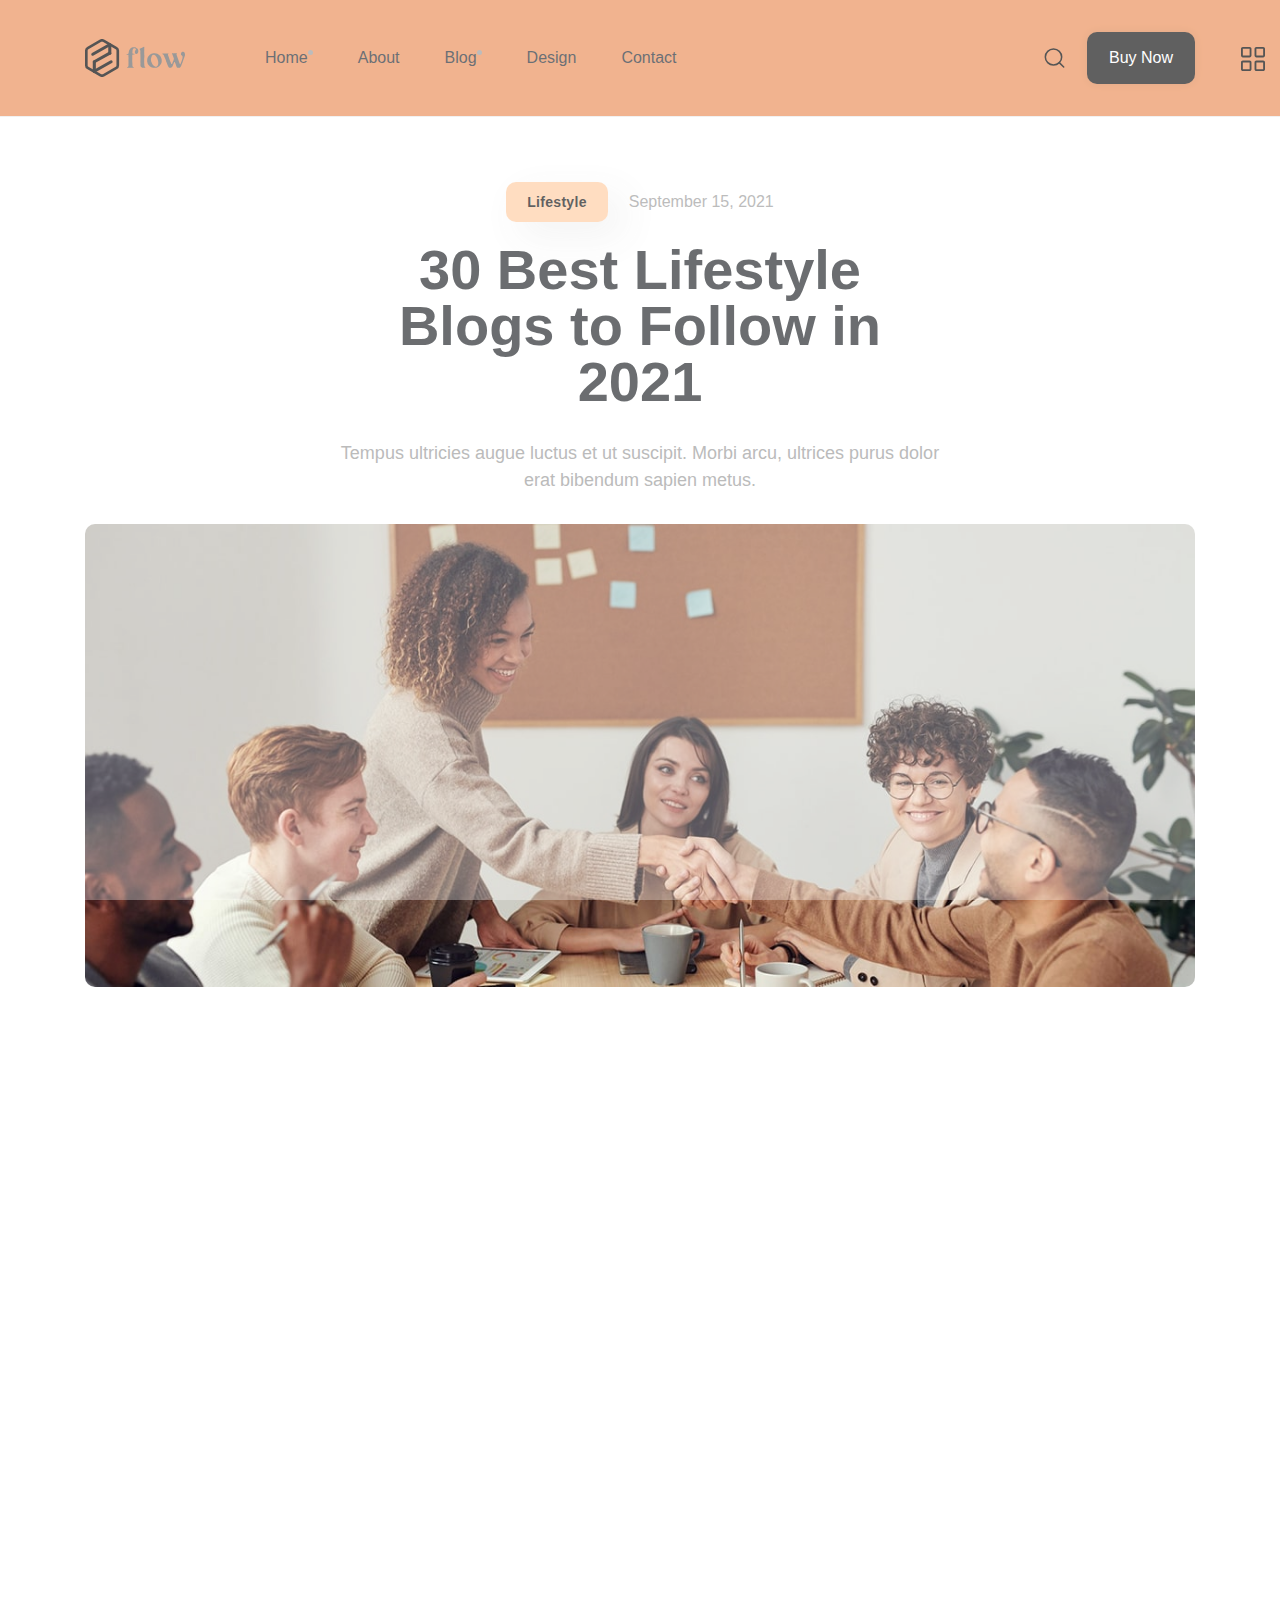
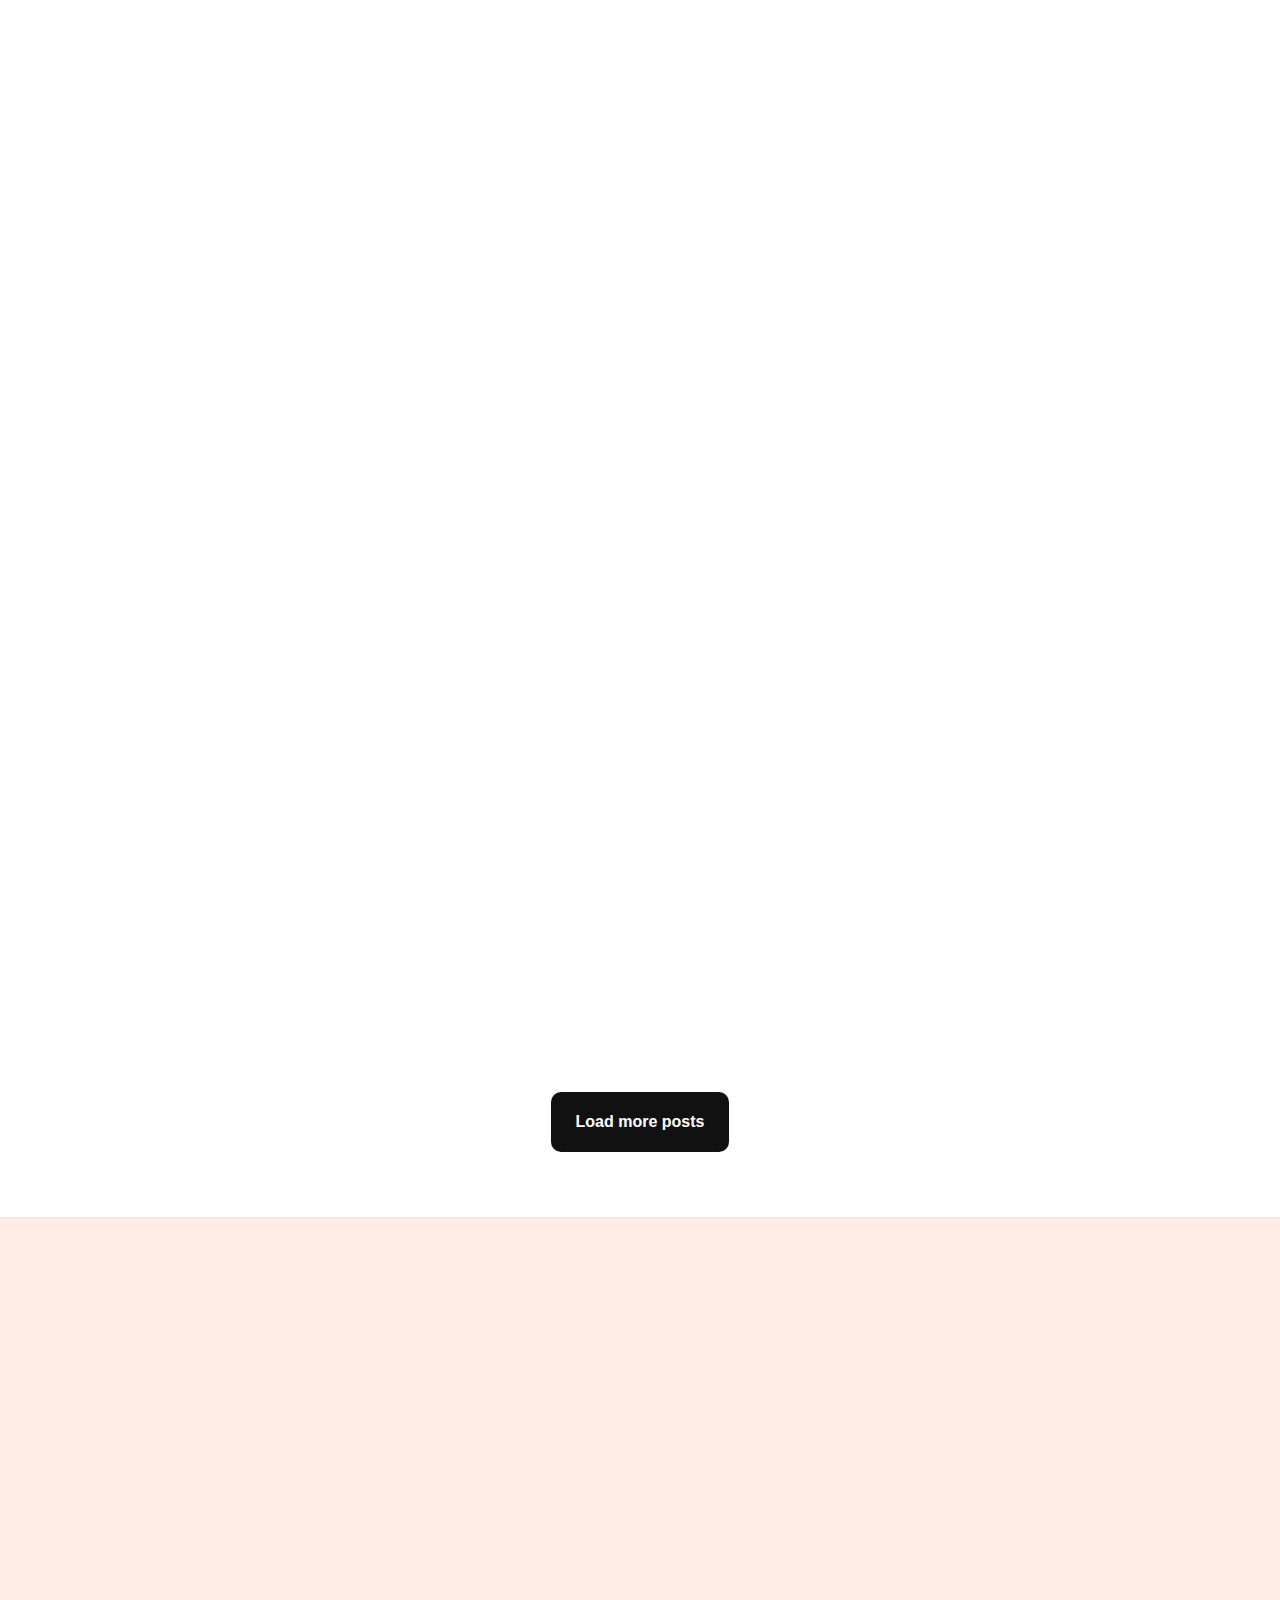
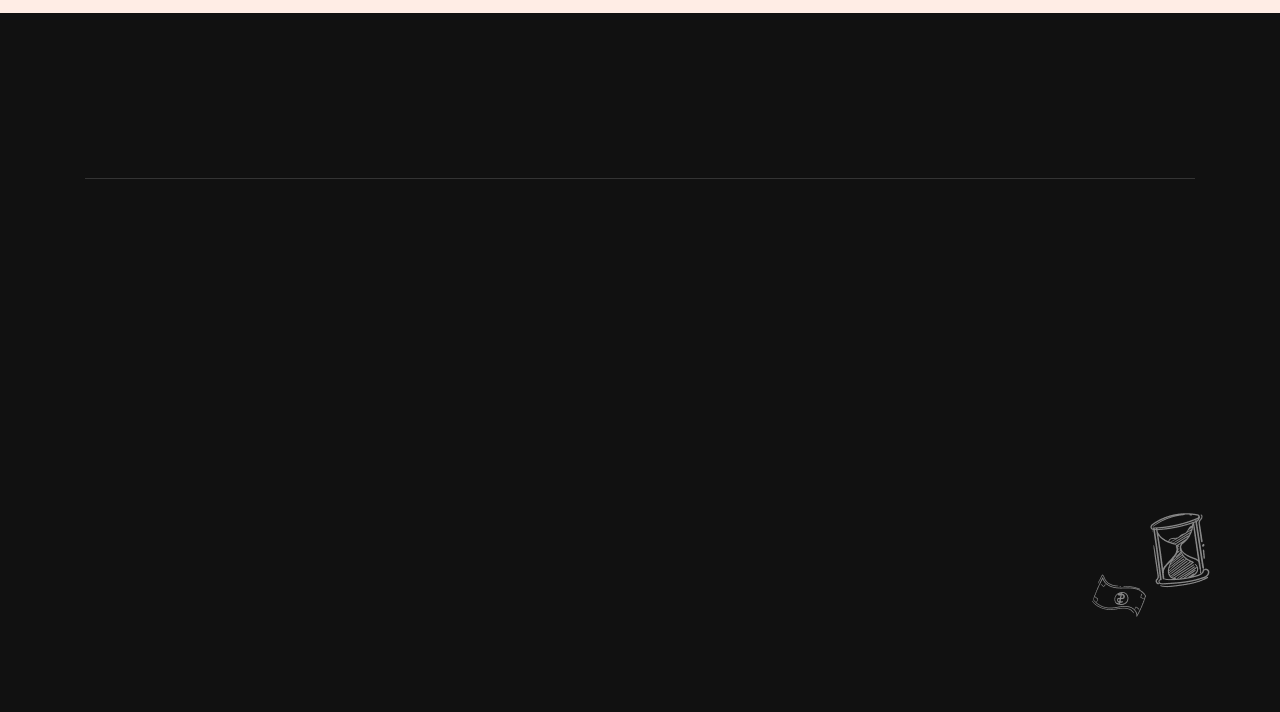
<file: _old/category-list-2.html>
<!DOCTYPE html>
<html class="no-js" lang="en">

<head>
    <meta charset="utf-8">
    <meta http-equiv="x-ua-compatible" content="ie=edge">
    <title>Flow - Personal Blog HTML Template</title>
    <meta name="description" content="">
    <meta name="viewport" content="width=device-width, initial-scale=1">
    <link rel="shortcut icon" type="image/x-icon" href="assets/imgs/theme/favicon.png">
    <!-- Template CSS  -->
    <link rel="stylesheet" href="assets/css/style.css">
    <link rel="stylesheet" href="assets/css/widgets.css">
    <link rel="stylesheet" href="assets/css/responsive.css">
</head>

<body class="home-page-1">
    <div class="scroll-progress bg-grey-900"></div>
    <!-- Start Preloader -->
    <div class="preloader text-center">
        <div class="loader"></div>
    </div>
    <!--Offcanvas sidebar-->
    <aside id="sidebar-wrapper" class="custom-scrollbar offcanvas-sidebar">
        <button class="off-canvas-close"><img class="svg-icon-24" src="assets/imgs/theme/svg/close.svg" alt=""></button>
        <div class="sidebar-inner">
            <div class="sidebar-widget widget-creative-menu">
                <ul>
                    <li><a href="category.html">Design<sup>235</sup></a></li>
                    <li><a href="category-big.html">Lifestyle<sup>186</sup></a></li>
                    <li><a href="category-grid.html">Travel Tips<sup>98</sup></a></li>
                    <li><a href="category-list.html">Healthy<sup>247</sup></a></li>
                </ul>
            </div>
            <div class="offcanvas-copyright mt-65">
                <h6 class="text-muted text-uppercase mb-20 font-heading text-white">Flow Magazine</h6>
                <p>
                    Lorem ipsum dolor sit amet, consectetur adipiscing elit. Odio suspendisse leo neque.
                </p>
                <p><strong class="color-black">Address</strong><br>
                    123 Main Street<br>
                    New York, NY 10001</p>
                <p><strong class="color-black">Phone</strong><br>
                    (+01) 234 567 89</p>
            </div>
        </div>
    </aside>
    <!-- Start Header -->
    <header class="main-header header-sticky bg-brand-4">
        <div class="position-relative">
            <div class="container align-self-center">
                <div class="header-style-1">
                    <div class="logo">
                        <a href="index.html"><img src="assets/imgs/theme/logo.svg" alt=""></a>
                    </div>
                    <div class="main-nav d-none d-lg-block">
                        <nav>
                            <!--Desktop menu-->
                            <ul class="main-menu d-none d-lg-inline">
                                <li class="menu-item-has-children">
                                    <a href="index.html">Home</a>
                                    <ul class="sub-menu">
                                        <li><a href="index.html">Home default</a></li>
                                        <li><a href="home-2.html">Homepage 2</a></li>
                                        <li><a href="home-3.html">Homepage 3</a></li>
                                    </ul>
                                </li>
                                <li> <a href="page-about.html">About</a> </li>
                                <li class="menu-item-has-children">
                                    <a href="category.html">Blog</a>
                                    <ul class="sub-menu font-small">
                                        <li><a href="category-big.html">Categories Big</a></li>
                                        <li><a href="category-grid.html">Categories Grid</a></li>
                                        <li><a href="category-list.html">Categories List</a></li>
                                        <li><a href="category-list-2.html">Categories List 2</a></li>
                                    </ul>
                                </li>
                                <li> <a href="page-design.html">Design</a> </li>
                                <li> <a href="page-contact.html">Contact</a> </li>
                            </ul>
                            <!--Mobile menu-->
                            <ul id="mobile-menu" class="d-block d-lg-none text-muted">
                                <li class="menu-item-has-children">
                                    <a href="index.html">Home</a>
                                    <ul class="sub-menu font-small">
                                        <li><a href="index.html">Home default</a></li>
                                        <li><a href="home-2.html">Homepage 2</a></li>
                                        <li><a href="home-3.html">Homepage 3</a></li>
                                    </ul>
                                </li>
                                <li class="menu-item-has-children"><a href="#">Pages</a>
                                    <ul class="sub-menu font-small">
                                        <li><a href="page-about.html">About</a></li>
                                        <li><a href="page-contact.html">Contact</a></li>
                                        <li><a href="page-design.html">Typography</a></li>
                                        <li><a href="page-register.html">Register</a></li>
                                        <li><a href="page-login.html">Login</a></li>
                                        <li><a href="page-search.html">Search</a></li>
                                        <li><a href="page-author.html">Author</a></li>
                                        <li><a href="page-404.html">404 page</a></li>
                                    </ul>
                                </li>
                                <li class="menu-item-has-children"><a href="#">Category</a>
                                    <ul class="sub-menu font-small">
                                        <li><a href="category-list.html">List layout</a></li>
                                        <li><a href="category-grid.html">Grid layout</a></li>
                                        <li><a href="category-list-2.html">List 2 layout</a></li>
                                        <li><a href="category-big.html">Big layout</a></li>
                                    </ul>
                                </li>
                                <li class="menu-item-has-children"><a href="#">Single post</a>
                                    <ul class="sub-menu font-small">
                                        <li><a href="single.html">Default</a></li>
                                        <li><a href="single-2.html">Big image</a></li>
                                        <li><a href="single-3.html">Right sidebar</a></li>
                                        
                                    </ul>
                                </li>
                            </ul>
                        </nav>
                    </div>
                    <!--end: main-nav-->
                    <div class="header-right">
                        <button class="search-icon d-md-inline">
                            <img src="assets/imgs/theme/svg/search.svg" alt="">
                        </button>
                        <button class="btn btn-md bg-dark text-white ml-15 box-shadow d-none d-lg-inline"><a href="https://themeforest.net/item/flow-html-personal-blog-template/30381120">Buy Now</a></button>
                    </div>
                </div>
                <div class="mobile_menu d-lg-none d-block"></div>
            </div>
            <div class="off-canvas-toggle-cover d-inline-block">
                <div class="off-canvas-toggle hidden d-inline-block" id="off-canvas-toggle">
                    <img class="svg-icon-24" src="assets/imgs/theme/svg/menu.svg" alt="">
                </div>
            </div>
        </div>
    </header>
    <!--Start search form-->
    <div class="main-search-form bg-brand-4">
        <div class="container">
            <div class=" pt-50 pb-50 ">
                <div class="row mb-20">
                    <div class="col-12 align-self-center main-search-form-cover m-auto">
                        <p class="text-center"><span class="display-1">Search</span></p>
                        <form action="#" class="search-header">
                            <div class="input-group w-100">
                                <input type="text" class="form-control" placeholder="Search articles, places and people">
                                <div class="input-group-append">
                                    <button class="btn btn-search bg-white" type="submit">
                                        <img class="svg-icon-24" src="assets/imgs/theme/svg/search.svg" alt="">
                                    </button>
                                </div>
                            </div>
                        </form>
                    </div>
                </div>
                <div class="row mt-80 text-center">
                    <div class="col-12 font-small suggested-area">
                        <h5 class="suggested font-heading mb-20 text-grey-400"> <strong>Suggested keywords:</strong></h5>
                        <ul class="list-inline d-inline-block">
                            <li class="list-inline-item"><a href="category.html">Health</a></li>
                            <li class="list-inline-item"><a href="category.html">Travel tips</a></li>
                            <li class="list-inline-item"><a href="category.html">Lifestyle</a></li>
                            <li class="list-inline-item"><a href="category.html">Technology</a></li>
                            <li class="list-inline-item"><a href="category.html">Food</a></li>
                            <li class="list-inline-item"><a href="category.html">Books</a></li>
                            <li class="list-inline-item"><a href="category.html">Drink</a></li>
                            <li class="list-inline-item"><a href="category.html">Fashion</a></li>
                        </ul>
                    </div>
                </div>
            </div>
        </div>
    </div>
    <!-- Start Main content -->
    <main>
        <div class="recent-posts pt-65 pb-65 position-relative">
            <div class="container">
                <div class="row">
                    <article class="col-md-12 first-article text-center mb-50">
                        <div class="post-content">
                            <div class="post-meta-1 mb-20">
                                <a href="category.html" class="tag-category bg-brand-1 shadown-1 text-dark button-shadow hover-up-3" tabindex="0">Lifestyle</a>
                                <span class="post-date text-muted font-md">September 15, 2021</span>
                            </div>
                            <h1 class="post-title mb-30 fw-700">
                                <a href="single.html" tabindex="0">
                                    30 Best Lifestyle Blogs to Follow in 2021
                                </a>
                            </h1>
                            <div class="post-excerpt text-grey-400 mb-30">
                                Tempus ultricies augue luctus et ut suscipit. Morbi arcu, ultrices purus dolor erat bibendum sapien metus.
                            </div>
                        </div>
                        <figure class="border-radius-10 hover-up-3 mb-0">
                            <a href="single.html"><img src="assets/imgs/news/news-16.jpg" alt="" class="border-radius-10"></a>
                        </figure>
                    </article>
                    <div class="col-md-12 loop-list loop-list-style-1 loop-list-2  mb-md-30">
                        <article class="hover-up-3 border-radius-10 overflow-hidden wow fadeIn animated">
                            <div class="row">
                                <div class="col-md-5">
                                    <div class="post-thumb position-relative" style="background-image: url(assets/imgs/news/thumb-3.jpg)">
                                        <a class="img-link" href="single.html"></a>
                                    </div>
                                </div>
                                <div class="col-md-7 align-self-center">
                                    <div class="post-content pr-30">
                                        <div class="post-meta-1 mb-20">
                                            <a href="category.html" class="tag-category bg-brand-1 shadown-1 text-dark button-shadow hover-up-3" tabindex="0">Fashion</a>
                                        </div>
                                        <h3 class="post-title mb-40">
                                            <a class="" href="single.html">Beachmaster Elephant Seal Fights achmaster Elephant</a>
                                        </h3>
                                        <div class="d-flex">
                                            <div class="post-meta-2 font-md d-flex w-70">
                                                <a class="align-self-center" href="page-author.html" tabindex="0">
                                                    <img src="assets/imgs/authors/author.jpg" alt="">
                                                </a>
                                                <div class="mb-0">
                                                    <a href="page-author.html" tabindex="0"> <strong class="author-namge">Kate Adie</strong></a>
                                                    <p class="post-on font-sm text-grey-400 mb-0">5 minutes ago</p>
                                                </div>
                                            </div>
                                            <div class="text-right post-list-icon align-self-center w-30">
                                                <a><i class="elegant-icon icon_ribbon_alt "></i></a>
                                                <a><i class="elegant-icon icon_heart_alt "></i></a>
                                            </div>
                                        </div>
                                    </div>
                                </div>
                            </div>
                        </article>
                        <article class="hover-up-3 border-radius-10 overflow-hidden wow fadeIn animated">
                            <div class="row">
                                <div class="col-md-5">
                                    <div class="post-thumb position-relative" style="background-image: url(assets/imgs/news/thumb-8.jpg)">
                                        <a class="img-link" href="single.html"></a>
                                    </div>
                                </div>
                                <div class="col-md-7 align-self-center">
                                    <div class="post-content pr-30">
                                        <div class="post-meta-1 mb-20">
                                            <a href="category.html" class="tag-category bg-success shadown-1 text-dark button-shadow hover-up-3" tabindex="0">Travel</a>
                                        </div>
                                        <h3 class="post-title mb-40">
                                            <a class="" href="single.html">After a Few Dates, They Traveled to the Other Side of the World</a>
                                        </h3>
                                        <div class="d-flex">
                                            <div class="post-meta-2 font-md d-flex w-70">
                                                <a class="align-self-center" href="page-author.html" tabindex="0">
                                                    <img src="assets/imgs/authors/author-2.jpg" alt="">
                                                </a>
                                                <div class="mb-0">
                                                    <a href="page-author.html" tabindex="0"> <strong class="author-namge">Aten Joun</strong></a>
                                                    <p class="post-on font-sm text-grey-400 mb-0">12 minutes ago</p>
                                                </div>
                                            </div>
                                            <div class="text-right post-list-icon align-self-center w-30">
                                                <a><i class="elegant-icon icon_ribbon_alt "></i></a>
                                                <a><i class="elegant-icon icon_heart_alt "></i></a>
                                            </div>
                                        </div>
                                    </div>
                                </div>
                            </div>
                        </article>
                        <article class="hover-up-3 border-radius-10 overflow-hidden wow fadeIn animated">
                            <div class="row">
                                <div class="col-md-5">
                                    <div class="post-thumb position-relative" style="background-image: url(assets/imgs/news/thumb-5.jpg)">
                                        <a class="img-link" href="single.html"></a>
                                    </div>
                                </div>
                                <div class="col-md-7 align-self-center">
                                    <div class="post-content pr-30">
                                        <div class="post-meta-1 mb-20">
                                            <a href="category.html" class="tag-category bg-primary shadown-1 text-dark button-shadow hover-up-3" tabindex="0">Health</a>
                                        </div>
                                        <h3 class="post-title mb-40">
                                            <a class="" href="single.html">Jessamyn Stanley's 5-Minute Yoga for Beginners</a>
                                        </h3>
                                        <div class="d-flex">
                                            <div class="post-meta-2 font-md d-flex w-70">
                                                <a class="align-self-center" href="page-author.html" tabindex="0">
                                                    <img src="assets/imgs/authors/author-3.jpg" alt="">
                                                </a>
                                                <div class="mb-0">
                                                    <a href="page-author.html" tabindex="0"> <strong class="author-namge">J. Anna</strong></a>
                                                    <p class="post-on font-sm text-grey-400 mb-0">3 days ago</p>
                                                </div>
                                            </div>
                                            <div class="text-right post-list-icon align-self-center w-30">
                                                <a><i class="elegant-icon icon_ribbon_alt "></i></a>
                                                <a><i class="elegant-icon icon_heart_alt "></i></a>
                                            </div>
                                        </div>
                                    </div>
                                </div>
                            </div>
                        </article>
                        <article class="hover-up-3 border-radius-10 overflow-hidden wow fadeIn animated">
                            <div class="row">
                                <div class="col-md-5">
                                    <div class="post-thumb position-relative" style="background-image: url(assets/imgs/news/thumb-6.jpg)">
                                        <a class="img-link" href="single.html"></a>
                                    </div>
                                </div>
                                <div class="col-md-7 align-self-center">
                                    <div class="post-content pr-30">
                                        <div class="post-meta-1 mb-20">
                                            <a href="category.html" class="tag-category bg-danger shadown-1 text-dark button-shadow hover-up-3" tabindex="0">Kitchen</a>
                                        </div>
                                        <h3 class="post-title mb-40">
                                            <a class="" href="single.html">How an MS Diagnosis Changed My Relationship With Food</a>
                                        </h3>
                                        <div class="d-flex">
                                            <div class="post-meta-2 font-md d-flex w-70">
                                                <a class="align-self-center" href="page-author.html" tabindex="0">
                                                    <img src="assets/imgs/authors/author-4.jpg" alt="">
                                                </a>
                                                <div class="mb-0">
                                                    <a href="page-author.html" tabindex="0"> <strong class="author-namge">Kasumi</strong></a>
                                                    <p class="post-on font-sm text-grey-400 mb-0">September 19, 2021</p>
                                                </div>
                                            </div>
                                            <div class="text-right post-list-icon align-self-center w-30">
                                                <a><i class="elegant-icon icon_ribbon_alt "></i></a>
                                                <a><i class="elegant-icon icon_heart_alt "></i></a>
                                            </div>
                                        </div>
                                    </div>
                                </div>
                            </div>
                        </article>
                    </div>
                </div>
                <div class="text-center mt-65">
                    <button class="btn btn-lg bg-dark text-white d-inline-block">Load more posts</button>
                </div>
            </div>
        </div>
        <section class="newsletter bg-brand-3 pt-100 pb-100">
            <div class="container">
                <div class="position-relative">
                    <div class="row">
                        <div class="col-lg-8">
                            <div class="header-title-2 mb-65">
                                <h4 class="mb-0 text-grey-400 wow fadeIn animated">
                                    <img src="assets/imgs/theme/svg/send.svg" alt="">
                                    <span>Subscribe</span>
                                </h4>
                                <h3 class="font-heading wow fadeIn animated">to Our Newsletter</h3>
                            </div>
                            <form class="form-subcriber mt-30 d-flex wow fadeIn animated">
                                <input type="email" class="form-control bg-white font-small" placeholder="Enter your email">
                                <button class="btn bg-dark text-white" type="submit">Subscribe</button>
                            </form>
                        </div>
                    </div>
                    <img src="assets/imgs/theme/sketch-1.png" alt="" class="sketch-1 wow fadeIn animated">
                </div>
            </div>
        </section>
    </main>
    <!-- End Main content -->
    <!--end site-bottom-->
    <!-- Footer Start-->
    <footer class="pt-65 bg-dark">
        <div class="container">
            <div class="row mb-65">
                <div class="col-md-6">
                    <div class="logo wow fadeIn animated">
                        <a href="index.html"> <img src="assets/imgs/theme/logo-white.svg" alt=""></a>
                    </div>
                </div>
                <div class="col-md-6">
                    <div class="d-flex text-right text-sm-left align-self-center justify-content-end wow fadeIn animated">
                        <h5 class="mr-15 text-white mb-0 align-self-center">All you need to build new site</h5>
                        <button class="btn btn-lg bg-brand-1">Download Now</button>
                    </div>
                </div>
                <div class="col-12">
                    <div class="bottom-line mt-40"></div>
                </div>
            </div>
            <div class="row bottom-area-2">
                <div class="col-lg-4 col-md-6">
                    <div class="sidebar-widget widget-about wow fadeIn animated mb-30">
                        <div class="widget-header-2 position-relative mb-30">
                            <h5 class="mt-5 mb-30">About</h5>
                        </div>
                        <div class="textwidget">
                            <p>
                                Lorem ipsum dolor sit amet, consectetur adipiscing elit. Odio suspendisse leo neque iaculis molestie sagittis maecenas aenean eget molestie sagittis.
                            </p>
                            <p><strong class="color-black">Address</strong><br>
                                123 Main Street<br>
                                New York, NY 10001</p>
                            <p><strong class="color-black">Phone</strong><br>
                                (+01) 234 567 89</p>
                        </div>
                    </div>
                </div>
                <div class="col-lg-3 col-md-6">
                    <div class="sidebar-widget widget_categories wow fadeIn animated mb-30" data-wow-delay="0.1s">
                        <div class="widget-header-2 position-relative mb-30">
                            <h5 class="mt-5 mb-30">Quick link</h5>
                        </div>
                        <ul class="font-small">
                            <li class="cat-item cat-item-2"><a href="#">About me</a></li>
                            <li class="cat-item cat-item-4"><a href="#">Help & Support</a></li>
                            <li class="cat-item cat-item-5"><a href="#">Licensing Policy</a></li>
                            <li class="cat-item cat-item-6"><a href="#">Refund Policy</a></li>
                            <li class="cat-item cat-item-7"><a href="#">Hire me</a></li>
                            <li class="cat-item cat-item-7"><a href="#">Contact</a></li>
                        </ul>
                    </div>
                </div>
                <div class="col-lg-3 col-md-6">
                    <div class="sidebar-widget widget_tagcloud wow fadeIn animated mb-30" data-wow-delay="0.2s">
                        <div class="widget-header-2 position-relative mb-30">
                            <h5 class="mt-5 mb-30">Tagcloud</h5>
                        </div>
                        <div class="tagcloud mt-50">
                            <a class="tag-cloud-link" href="category.html">beautiful</a>
                            <a class="tag-cloud-link" href="category.html">New York</a>
                            <a class="tag-cloud-link" href="category.html">droll</a>
                            <a class="tag-cloud-link" href="category.html">intimate</a>
                            <a class="tag-cloud-link" href="category.html">loving</a>
                            <a class="tag-cloud-link" href="category.html">travel</a>
                            <a class="tag-cloud-link" href="category.html">fighting </a>
                        </div>
                    </div>
                </div>
            </div>
            <div class="footer-copy-right pt-30 mt-20 wow fadeIn animated font-md">
                <p class="float-md-left font-small text-muted">&copy; 2021, Flow - Design by <a href="https://alithemes.com" target="_blank">AliThemes</a></p>
                <ul class="social-network d-inline-block list-inline color-white mb-20 float-right">
                    <li class="list-inline-item"><a href="#" target="_blank" title="Facebook"><i class="elegant-icon social_facebook"></i></a></li>
                    <li class="list-inline-item"><a href="#" target="_blank" title="Tweet now"><i class="elegant-icon social_twitter"></i></a></li>
                    <li class="list-inline-item"><a href="#" target="_blank" title="Pin it"><i class="elegant-icon social_pinterest"></i></a></li>
                    <li class="list-inline-item"><a href="#" target="_blank" title="Pin it"><i class="elegant-icon social_skype"></i></a></li>
                </ul>
            </div>
        </div>
    </footer>
    <!-- End Footer -->
    <div class="dark-mark"></div>
    <!-- Vendor JS-->
    <script src="./assets/js/vendor/modernizr-3.5.0.min.js"></script>
    <script src="./assets/js/vendor/jquery-3.5.1.min.js"></script>
    <script src="./assets/js/vendor/bootstrap.min.js"></script>
    <script src="./assets/js/vendor/jquery.slicknav.js"></script>
    <script src="./assets/js/vendor/slick.min.js"></script>
    <script src="./assets/js/vendor/wow.min.js"></script>
    <script src="./assets/js/vendor/jquery.scrollUp.min.js"></script>
    <script src="./assets/js/vendor/jquery.theia.sticky.js"></script>
    <!-- Template  JS -->
    <script src="./assets/js/main.js"></script>
</body>

</html>
</file>
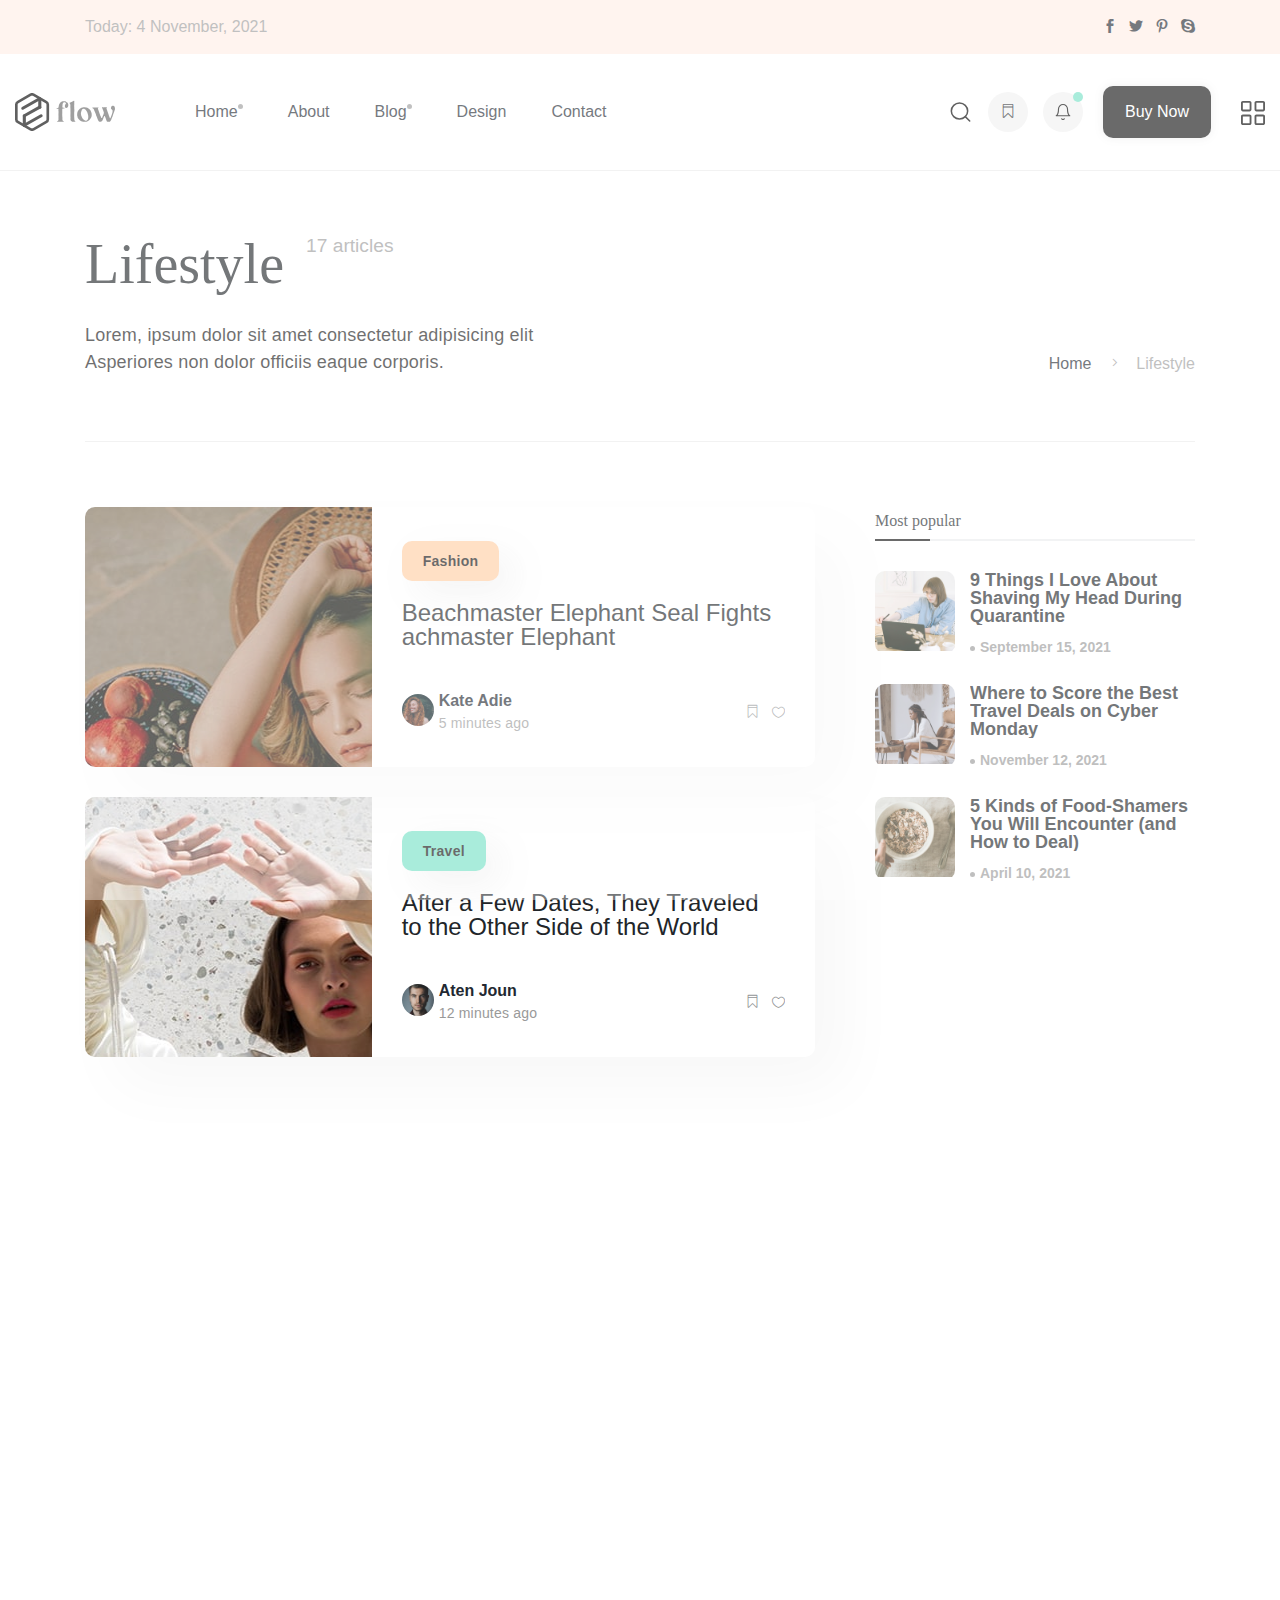
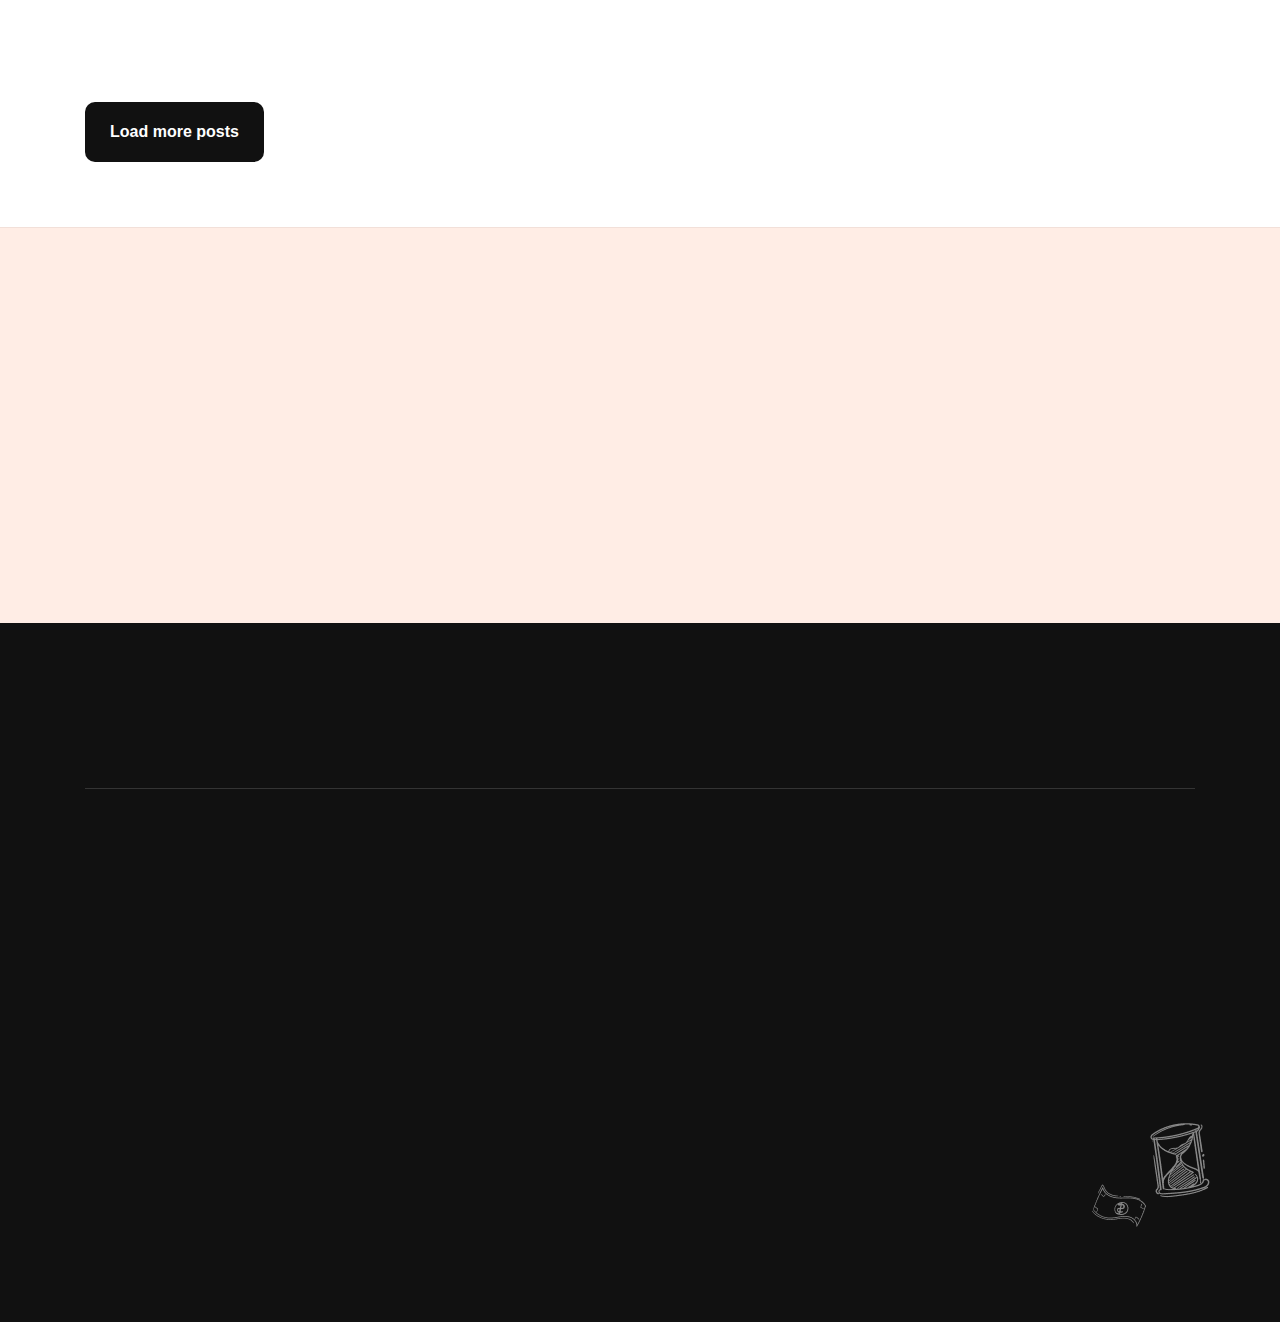
<file: _old/category-list.html>
<!DOCTYPE html>
<html class="no-js" lang="en">

<head>
    <meta charset="utf-8">
    <meta http-equiv="x-ua-compatible" content="ie=edge">
    <title>Flow - Personal Blog HTML Template</title>
    <meta name="description" content="">
    <meta name="viewport" content="width=device-width, initial-scale=1">
    <link rel="shortcut icon" type="image/x-icon" href="assets/imgs/theme/favicon.png">
    <!-- Template CSS  -->
    <link rel="stylesheet" href="assets/css/style.css">
    <link rel="stylesheet" href="assets/css/widgets.css">
    <link rel="stylesheet" href="assets/css/responsive.css">
</head>

<body class="home-page-2">
    <div class="scroll-progress bg-grey-900"></div>
    <!-- Start Preloader -->
    <div class="preloader text-center">
        <div class="loader"></div>
    </div>
    <!--Offcanvas sidebar-->
    <aside id="sidebar-wrapper" class="custom-scrollbar offcanvas-sidebar">
        <button class="off-canvas-close"><img class="svg-icon-24" src="assets/imgs/theme/svg/close.svg" alt=""></button>
        <div class="sidebar-inner">
            <div class="sidebar-widget widget-creative-menu">
                <ul>
                    <li><a href="category.html">Design<sup>235</sup></a></li>
                    <li><a href="category-big.html">Lifestyle<sup>186</sup></a></li>
                    <li><a href="category-grid.html">Travel Tips<sup>98</sup></a></li>
                    <li><a href="category-list.html">Healthy<sup>247</sup></a></li>
                </ul>
            </div>
            <div class="offcanvas-copyright mt-65">
                <h6 class="text-muted text-uppercase mb-20 font-heading text-white">Flow Magazine</h6>
                <p>
                    Lorem ipsum dolor sit amet, consectetur adipiscing elit. Odio suspendisse leo neque.
                </p>
                <p><strong class="color-black">Address</strong><br>
                    123 Main Street<br>
                    New York, NY 10001</p>
                <p><strong class="color-black">Phone</strong><br>
                    (+01) 234 567 89</p>
            </div>
        </div>
    </aside>
    <!-- Start Header -->
    <div class="topbar bg-brand-3 pt-15 pb-15 font-md">
        <div class="container">
            <div class="row">
                <div class="col-sm-6 align-self-center">
                    <span class="date text-muted">Today: 4 November, 2021</span>
                </div>
                <div class="col-sm-6 text-right align-self-center">
                    <ul class="social-network d-inline-block list-inline  mb-0 float-right">
                        <li class="list-inline-item"><a href="#" target="_blank" title="Facebook"><i class="elegant-icon social_facebook"></i></a></li>
                        <li class="list-inline-item"><a href="#" target="_blank" title="Tweet now"><i class="elegant-icon social_twitter"></i></a></li>
                        <li class="list-inline-item"><a href="#" target="_blank" title="Pin it"><i class="elegant-icon social_pinterest"></i></a></li>
                        <li class="list-inline-item"><a href="#" target="_blank" title="Pin it"><i class="elegant-icon social_skype"></i></a></li>
                    </ul>
                </div>
            </div>
        </div>
    </div>
    <!-- Start Header -->
    <header class="main-header header-sticky header-fluid">
        <div class="position-relative">
            <div class="container-fluid align-self-center">
                <div class="header-style-1 header-style-2">
                    <div class="logo">
                        <a href="index.html"><img src="assets/imgs/theme/logo.svg" alt=""></a>
                    </div>
                    <div class="main-nav d-none d-lg-block">
                        <nav>
                            <!--Desktop menu-->
                            <ul class="main-menu d-none d-lg-inline">
                                <li class="menu-item-has-children">
                                    <a href="index.html">Home</a>
                                    <ul class="sub-menu">
                                        <li><a href="index.html">Home default</a></li>
                                        <li><a href="home-2.html">Homepage 2</a></li>
                                        <li><a href="home-3.html">Homepage 3</a></li>
                                    </ul>
                                </li>
                                <li> <a href="page-about.html">About</a> </li>
                                <li class="menu-item-has-children">
                                    <a href="category.html">Blog</a>
                                    <ul class="sub-menu font-small">
                                        <li><a href="category-big.html">Categories Big</a></li>
                                        <li><a href="category-grid.html">Categories Grid</a></li>
                                        <li><a href="category-list.html">Categories List</a></li>
                                        <li><a href="category-list-2.html">Categories List 2</a></li>
                                    </ul>
                                </li>
                                <li> <a href="page-design.html">Design</a> </li>
                                <li> <a href="page-contact.html">Contact</a> </li>
                            </ul>
                            <!--Mobile menu-->
                            <ul id="mobile-menu" class="d-block d-lg-none text-muted">
                                <li class="menu-item-has-children">
                                    <a href="index.html">Home</a>
                                    <ul class="sub-menu font-small">
                                        <li><a href="index.html">Home default</a></li>
                                        <li><a href="home-2.html">Homepage 2</a></li>
                                        <li><a href="home-3.html">Homepage 3</a></li>
                                    </ul>
                                </li>
                                <li class="menu-item-has-children"><a href="#">Pages</a>
                                    <ul class="sub-menu font-small">
                                        <li><a href="page-about.html">About</a></li>
                                        <li><a href="page-contact.html">Contact</a></li>
                                        <li><a href="page-design.html">Typography</a></li>
                                        <li><a href="page-register.html">Register</a></li>
                                        <li><a href="page-login.html">Login</a></li>
                                        <li><a href="page-search.html">Search</a></li>
                                        <li><a href="page-author.html">Author</a></li>
                                        <li><a href="page-404.html">404 page</a></li>
                                    </ul>
                                </li>
                                <li class="menu-item-has-children"><a href="#">Category</a>
                                    <ul class="sub-menu font-small">
                                        <li><a href="category-list.html">List layout</a></li>
                                        <li><a href="category-grid.html">Grid layout</a></li>
                                        <li><a href="category-list-2.html">List 2 layout</a></li>
                                        <li><a href="category-big.html">Big layout</a></li>
                                    </ul>
                                </li>
                                <li class="menu-item-has-children"><a href="#">Single post</a>
                                    <ul class="sub-menu font-small">
                                        <li><a href="single.html">Default</a></li>
                                        <li><a href="single-2.html">Big image</a></li>
                                        <li><a href="single-3.html">Right sidebar</a></li>
                                        
                                    </ul>
                                </li>
                            </ul>
                        </nav>
                    </div>
                    <!--end: main-nav-->
                    <div class="header-right d-none d-lg-block">
                        <button class="search-icon d-md-inline">
                            <img src="assets/imgs/theme/svg/search.svg" alt="">
                        </button>
                        <span class="notice-icon hover-up-3">
                            <i class="elegant-icon icon_ribbon_alt "></i>
                        </span>
                        <span class="notice-icon  hover-up-3 active">
                            <img src="assets/imgs/theme/svg/bell.svg" alt="">
                        </span>
                        <button class="btn btn-md bg-dark text-white ml-15 box-shadow d-none d-lg-inline"><a href="https://themeforest.net/item/flow-html-personal-blog-template/30381120">Buy Now</a></button>
                    </div>
                </div>
                <div class="mobile_menu d-lg-none d-block"></div>
            </div>
            <div class="off-canvas-toggle-cover d-inline-block">
                <div class="off-canvas-toggle hidden d-inline-block" id="off-canvas-toggle">
                    <img class="svg-icon-24" src="assets/imgs/theme/svg/menu.svg" alt="">
                </div>
            </div>
        </div>
    </header>
    <!--Start search form-->
    <div class="main-search-form bg-brand-4">
        <div class="container">
            <div class=" pt-50 pb-50 ">
                <div class="row mb-20">
                    <div class="col-12 align-self-center main-search-form-cover m-auto">
                        <p class="text-center"><span class="display-1">Search</span></p>
                        <form action="#" class="search-header">
                            <div class="input-group w-100">
                                <input type="text" class="form-control" placeholder="Search articles, places and people">
                                <div class="input-group-append">
                                    <button class="btn btn-search bg-white" type="submit">
                                        <img class="svg-icon-24" src="assets/imgs/theme/svg/search.svg" alt="">
                                    </button>
                                </div>
                            </div>
                        </form>
                    </div>
                </div>
                <div class="row mt-80 text-center">
                    <div class="col-12 font-small suggested-area">
                        <h5 class="suggested font-heading mb-20 text-grey-400"> <strong>Suggested keywords:</strong></h5>
                        <ul class="list-inline d-inline-block">
                            <li class="list-inline-item"><a href="category.html">Health</a></li>
                            <li class="list-inline-item"><a href="category.html">Travel tips</a></li>
                            <li class="list-inline-item"><a href="category.html">Lifestyle</a></li>
                            <li class="list-inline-item"><a href="category.html">Technology</a></li>
                            <li class="list-inline-item"><a href="category.html">Food</a></li>
                            <li class="list-inline-item"><a href="category.html">Books</a></li>
                            <li class="list-inline-item"><a href="category.html">Drink</a></li>
                            <li class="list-inline-item"><a href="category.html">Fashion</a></li>
                        </ul>
                    </div>
                </div>
            </div>
        </div>
    </div>
    <!-- Start Main content -->
    <main>
        <section class="pt-65 pb-65">
            <div class="container">
                <div class="archive-header pb-65">
                    <div class="archive-header-title">
                        <h1 class="font-heading mb-30">Lifestyle
                            <sub>17 articles</sub>
                        </h1>
                        <p class="mb-0">Lorem, ipsum dolor sit amet consectetur adipisicing elit<br> Asperiores non dolor officiis eaque corporis.</p>
                    </div>
                    <div class="breadcrumb">
                        <a href="index.html" rel="nofollow">Home</a>
                        <span></span> Lifestyle
                    </div>
                </div>
                <div class="hr"></div>
            </div>
        </section>
        <div class="recent-posts pb-65">
            <div class="container">
                <div class="row">
                    <div class="col-lg-8">
                        <div class="loop-list loop-list-style-1  mb-md-30">
                            <article class="hover-up-3 border-radius-10 overflow-hidden wow fadeIn animated">
                                <div class="row">
                                    <div class="col-md-5">
                                        <div class="post-thumb position-relative" style="background-image: url(assets/imgs/news/thumb-3.jpg)">
                                            <a class="img-link" href="single.html"></a>
                                        </div>
                                    </div>
                                    <div class="col-md-7 align-self-center">
                                        <div class="post-content pr-30">
                                            <div class="post-meta-1 mb-20">
                                                <a href="category.html" class="tag-category bg-brand-1 shadown-1 text-dark button-shadow hover-up-3" tabindex="0">Fashion</a>
                                            </div>
                                            <h4 class="post-title mb-40">
                                                <a class="" href="single.html">Beachmaster Elephant Seal Fights achmaster Elephant</a>
                                            </h4>
                                            <div class="d-flex">
                                                <div class="post-meta-2 font-md d-flex w-70">
                                                    <a class="align-self-center" href="page-author.html" tabindex="0">
                                                        <img src="assets/imgs/authors/author.jpg" alt="">
                                                    </a>
                                                    <div class="mb-0">
                                                        <a href="page-author.html" tabindex="0"> <strong class="author-namge">Kate Adie</strong></a>
                                                        <p class="post-on font-sm text-grey-400 mb-0">5 minutes ago</p>
                                                    </div>
                                                </div>
                                                <div class="text-right post-list-icon align-self-center w-30">
                                                    <a><i class="elegant-icon icon_ribbon_alt "></i></a>
                                                    <a><i class="elegant-icon icon_heart_alt "></i></a>
                                                </div>
                                            </div>
                                        </div>
                                    </div>
                                </div>
                            </article>
                            <article class="hover-up-3 border-radius-10 overflow-hidden wow fadeIn animated">
                                <div class="row">
                                    <div class="col-md-5">
                                        <div class="post-thumb position-relative" style="background-image: url(assets/imgs/news/thumb-8.jpg)">
                                            <a class="img-link" href="single.html"></a>
                                        </div>
                                    </div>
                                    <div class="col-md-7 align-self-center">
                                        <div class="post-content pr-30">
                                            <div class="post-meta-1 mb-20">
                                                <a href="category.html" class="tag-category bg-success shadown-1 text-dark button-shadow hover-up-3" tabindex="0">Travel</a>
                                            </div>
                                            <h4 class="post-title mb-40">
                                                <a class="" href="single.html">After a Few Dates, They Traveled to the Other Side of the World</a>
                                            </h4>
                                            <div class="d-flex">
                                                <div class="post-meta-2 font-md d-flex w-70">
                                                    <a class="align-self-center" href="page-author.html" tabindex="0">
                                                        <img src="assets/imgs/authors/author-2.jpg" alt="">
                                                    </a>
                                                    <div class="mb-0">
                                                        <a href="page-author.html" tabindex="0"> <strong class="author-namge">Aten Joun</strong></a>
                                                        <p class="post-on font-sm text-grey-400 mb-0">12 minutes ago</p>
                                                    </div>
                                                </div>
                                                <div class="text-right post-list-icon align-self-center w-30">
                                                    <a><i class="elegant-icon icon_ribbon_alt "></i></a>
                                                    <a><i class="elegant-icon icon_heart_alt "></i></a>
                                                </div>
                                            </div>
                                        </div>
                                    </div>
                                </div>
                            </article>
                            <article class="hover-up-3 border-radius-10 overflow-hidden wow fadeIn animated">
                                <div class="row">
                                    <div class="col-md-5">
                                        <div class="post-thumb position-relative" style="background-image: url(assets/imgs/news/thumb-5.jpg)">
                                            <a class="img-link" href="single.html"></a>
                                        </div>
                                    </div>
                                    <div class="col-md-7 align-self-center">
                                        <div class="post-content pr-30">
                                            <div class="post-meta-1 mb-20">
                                                <a href="category.html" class="tag-category bg-primary shadown-1 text-dark button-shadow hover-up-3" tabindex="0">Health</a>
                                            </div>
                                            <h4 class="post-title mb-40">
                                                <a class="" href="single.html">Jessamyn Stanley's 5-Minute Yoga for Beginners</a>
                                            </h4>
                                            <div class="d-flex">
                                                <div class="post-meta-2 font-md d-flex w-70">
                                                    <a class="align-self-center" href="page-author.html" tabindex="0">
                                                        <img src="assets/imgs/authors/author-3.jpg" alt="">
                                                    </a>
                                                    <div class="mb-0">
                                                        <a href="page-author.html" tabindex="0"> <strong class="author-namge">J. Anna</strong></a>
                                                        <p class="post-on font-sm text-grey-400 mb-0">3 days ago</p>
                                                    </div>
                                                </div>
                                                <div class="text-right post-list-icon align-self-center w-30">
                                                    <a><i class="elegant-icon icon_ribbon_alt "></i></a>
                                                    <a><i class="elegant-icon icon_heart_alt "></i></a>
                                                </div>
                                            </div>
                                        </div>
                                    </div>
                                </div>
                            </article>
                            <article class="hover-up-3 border-radius-10 overflow-hidden wow fadeIn animated">
                                <div class="row">
                                    <div class="col-md-5">
                                        <div class="post-thumb position-relative" style="background-image: url(assets/imgs/news/thumb-6.jpg)">
                                            <a class="img-link" href="single.html"></a>
                                        </div>
                                    </div>
                                    <div class="col-md-7 align-self-center">
                                        <div class="post-content pr-30">
                                            <div class="post-meta-1 mb-20">
                                                <a href="category.html" class="tag-category bg-danger shadown-1 text-dark button-shadow hover-up-3" tabindex="0">Kitchen</a>
                                            </div>
                                            <h4 class="post-title mb-40">
                                                <a class="" href="single.html">How an MS Diagnosis Changed My Relationship With Food</a>
                                            </h4>
                                            <div class="d-flex">
                                                <div class="post-meta-2 font-md d-flex w-70">
                                                    <a class="align-self-center" href="page-author.html" tabindex="0">
                                                        <img src="assets/imgs/authors/author-4.jpg" alt="">
                                                    </a>
                                                    <div class="mb-0">
                                                        <a href="page-author.html" tabindex="0"> <strong class="author-namge">Kasumi</strong></a>
                                                        <p class="post-on font-sm text-grey-400 mb-0">September 19, 2021</p>
                                                    </div>
                                                </div>
                                                <div class="text-right post-list-icon align-self-center w-30">
                                                    <a><i class="elegant-icon icon_ribbon_alt "></i></a>
                                                    <a><i class="elegant-icon icon_heart_alt "></i></a>
                                                </div>
                                            </div>
                                        </div>
                                    </div>
                                </div>
                            </article>
                        </div>
                    </div>
                    <div class="col-lg-4 primary-sidebar sticky-sidebar">
                        <div class="widget-area">
                            <div class="sidebar-widget widget-latest-posts mb-50 wow fadeIn animated">
                                <div class="widget-header-1 position-relative mb-30">
                                    <h5 class="mt-5 mb-30 font-heading">Most popular</h5>
                                </div>
                                <div class="post-block-list post-module-1">
                                    <ul class="list-post">
                                        <li class="wow fadeIn animated">
                                            <div class="d-flex latest-small-thumb">
                                                <div class="post-thumb d-flex mr-15 border-radius-10 img-hover-scale overflow-hidden">
                                                    <a class="color-white" href="single.html" tabindex="0">
                                                        <img src="assets/imgs/news/thumb-11.jpg" alt="">
                                                    </a>
                                                </div>
                                                <div class="post-content media-body align-self-center">
                                                    <h5 class="post-title mb-15 text-limit-3-row font-medium">
                                                        <a href="single.html" tabindex="0">9 Things I Love About Shaving My Head During Quarantine</a>
                                                    </h5>
                                                    <div class="entry-meta meta-1 float-left font-sm">
                                                        <span class="post-on has-dot">September 15, 2021</span>
                                                    </div>
                                                </div>
                                            </div>
                                        </li>
                                        <li class="wow fadeIn animated">
                                            <div class="d-flex latest-small-thumb">
                                                <div class="post-thumb d-flex mr-15 border-radius-10 img-hover-scale overflow-hidden">
                                                    <a class="color-white" href="single.html" tabindex="0">
                                                        <img src="assets/imgs/news/thumb-12.jpg" alt="">
                                                    </a>
                                                </div>
                                                <div class="post-content media-body align-self-center">
                                                    <h5 class="post-title mb-15 text-limit-3-row font-medium">
                                                        <a href="single.html" tabindex="0">Where to Score the Best Travel Deals on Cyber Monday</a>
                                                    </h5>
                                                    <div class="entry-meta meta-1 float-left font-sm">
                                                        <span class="post-on has-dot">November 12, 2021</span>
                                                    </div>
                                                </div>
                                            </div>
                                        </li>
                                        <li class="wow fadeIn animated">
                                            <div class="d-flex latest-small-thumb">
                                                <div class="post-thumb d-flex mr-15 border-radius-10 img-hover-scale overflow-hidden">
                                                    <a class="color-white" href="single.html" tabindex="0">
                                                        <img src="assets/imgs/news/thumb-13.jpg" alt="">
                                                    </a>
                                                </div>
                                                <div class="post-content media-body align-self-center">
                                                    <h5 class="post-title mb-15 text-limit-3-row font-medium">
                                                        <a href="single.html" tabindex="0">5 Kinds of Food-Shamers You Will Encounter (and How to Deal)</a>
                                                    </h5>
                                                    <div class="entry-meta meta-1 float-left font-sm">
                                                        <span class="post-on has-dot">April 10, 2021</span>
                                                    </div>
                                                </div>
                                            </div>
                                        </li>
                                        <li class="wow fadeIn animated">
                                            <div class="d-flex latest-small-thumb">
                                                <div class="post-thumb d-flex mr-15 border-radius-10 img-hover-scale overflow-hidden">
                                                    <a class="color-white" href="single.html" tabindex="0">
                                                        <img src="assets/imgs/news/thumb-4.jpg" alt="">
                                                    </a>
                                                </div>
                                                <div class="post-content media-body align-self-center">
                                                    <h5 class="post-title mb-15 text-limit-3-row font-medium">
                                                        <a href="single.html" tabindex="0">12 Best Books to Read at the Beach (or Anywhere) This Summer</a>
                                                    </h5>
                                                    <div class="entry-meta meta-1 float-left font-sm">
                                                        <span class="post-on has-dot">June 15, 2021</span>
                                                    </div>
                                                </div>
                                            </div>
                                        </li>
                                    </ul>
                                </div>
                            </div>
                            <div class="sidebar-widget widget_instagram wow fadeIn animated">
                                <div class="widget-header-1 position-relative mb-30">
                                    <h5 class="mt-5 mb-30 font-heading">Gallery</h5>
                                </div>
                                <div class="instagram-gellay">
                                    <ul class="insta-feed">
                                        <li>
                                            <a href="assets/imgs/thumbnail-3.jpg" class="play-video" data-animate="zoomIn" data-duration="1.5s" data-delay="0.1s"><img class="border-radius-10" src="assets/imgs/news/thumb-1.jpg" alt=""></a>
                                        </li>
                                        <li>
                                            <a href="assets/imgs/thumbnail-4.jpg" class="play-video" data-animate="zoomIn" data-duration="1.5s" data-delay="0.1s"><img class="border-radius-10" src="assets/imgs/news/thumb-2.jpg" alt=""></a>
                                        </li>
                                        <li>
                                            <a href="assets/imgs/thumbnail-5.jpg" class="play-video" data-animate="zoomIn" data-duration="1.5s" data-delay="0.1s"><img class="border-radius-10" src="assets/imgs/news/thumb-3.jpg" alt=""></a>
                                        </li>
                                        <li>
                                            <a href="assets/imgs/thumbnail-3.jpg" class="play-video" data-animate="zoomIn" data-duration="1.5s" data-delay="0.1s"><img class="border-radius-10" src="assets/imgs/news/thumb-4.jpg" alt=""></a>
                                        </li>
                                        <li>
                                            <a href="assets/imgs/thumbnail-4.jpg" class="play-video" data-animate="zoomIn" data-duration="1.5s" data-delay="0.1s"><img class="border-radius-10" src="assets/imgs/news/thumb-5.jpg" alt=""></a>
                                        </li>
                                        <li>
                                            <a href="assets/imgs/thumbnail-5.jpg" class="play-video" data-animate="zoomIn" data-duration="1.5s" data-delay="0.1s"><img class="border-radius-10" src="assets/imgs/news/thumb-6.jpg" alt=""></a>
                                        </li>
                                    </ul>
                                </div>
                            </div>
                        </div>
                    </div>
                </div>
                <div class="mt-65">
                    <button class="btn btn-lg bg-dark text-white d-inline-block">Load more posts</button>
                </div>
            </div>
        </div>
        <section class="newsletter bg-brand-3 pt-100 pb-100">
            <div class="container">
                <div class="position-relative">
                    <div class="row">
                        <div class="col-lg-8">
                            <div class="header-title-2 mb-65">
                                <h4 class="mb-0 text-grey-400 wow fadeIn animated">
                                    <img src="assets/imgs/theme/svg/send.svg" alt="">
                                    <span>Subscribe</span>
                                </h4>
                                <h3 class="font-heading wow fadeIn animated">to Our Newsletter</h3>
                            </div>
                            <form class="form-subcriber mt-30 d-flex wow fadeIn animated">
                                <input type="email" class="form-control bg-white font-small" placeholder="Enter your email">
                                <button class="btn bg-dark text-white" type="submit">Subscribe</button>
                            </form>
                        </div>
                    </div>
                    <img src="assets/imgs/theme/sketch-1.png" alt="" class="sketch-1 wow fadeIn animated">
                </div>
            </div>
        </section>
    </main>
    <!-- End Main content -->
    <!--end site-bottom-->
    <!-- Footer Start-->
    <footer class="pt-65 bg-dark">
        <div class="container">
            <div class="row mb-65">
                <div class="col-md-6">
                    <div class="logo wow fadeIn animated">
                        <a href="index.html"> <img src="assets/imgs/theme/logo-white.svg" alt=""></a>
                    </div>
                </div>
                <div class="col-md-6">
                    <div class="d-flex text-right text-sm-left align-self-center justify-content-end wow fadeIn animated">
                        <h5 class="mr-15 text-white mb-0 align-self-center">All you need to build new site</h5>
                        <button class="btn btn-lg bg-brand-1">Download Now</button>
                    </div>
                </div>
                <div class="col-12">
                    <div class="bottom-line mt-40"></div>
                </div>
            </div>
            <div class="row bottom-area-2">
                <div class="col-lg-4 col-md-6">
                    <div class="sidebar-widget widget-about wow fadeIn animated mb-30">
                        <div class="widget-header-2 position-relative mb-30">
                            <h5 class="mt-5 mb-30">About</h5>
                        </div>
                        <div class="textwidget">
                            <p>
                                Lorem ipsum dolor sit amet, consectetur adipiscing elit. Odio suspendisse leo neque iaculis molestie sagittis maecenas aenean eget molestie sagittis.
                            </p>
                            <p><strong class="color-black">Address</strong><br>
                                123 Main Street<br>
                                New York, NY 10001</p>
                            <p><strong class="color-black">Phone</strong><br>
                                (+01) 234 567 89</p>
                        </div>
                    </div>
                </div>
                <div class="col-lg-3 col-md-6">
                    <div class="sidebar-widget widget_categories wow fadeIn animated mb-30" data-wow-delay="0.1s">
                        <div class="widget-header-2 position-relative mb-30">
                            <h5 class="mt-5 mb-30">Quick link</h5>
                        </div>
                        <ul class="font-small">
                            <li class="cat-item cat-item-2"><a href="#">About me</a></li>
                            <li class="cat-item cat-item-4"><a href="#">Help & Support</a></li>
                            <li class="cat-item cat-item-5"><a href="#">Licensing Policy</a></li>
                            <li class="cat-item cat-item-6"><a href="#">Refund Policy</a></li>
                            <li class="cat-item cat-item-7"><a href="#">Hire me</a></li>
                            <li class="cat-item cat-item-7"><a href="#">Contact</a></li>
                        </ul>
                    </div>
                </div>
                <div class="col-lg-3 col-md-6">
                    <div class="sidebar-widget widget_tagcloud wow fadeIn animated mb-30" data-wow-delay="0.2s">
                        <div class="widget-header-2 position-relative mb-30">
                            <h5 class="mt-5 mb-30">Tagcloud</h5>
                        </div>
                        <div class="tagcloud mt-50">
                            <a class="tag-cloud-link" href="category.html">beautiful</a>
                            <a class="tag-cloud-link" href="category.html">New York</a>
                            <a class="tag-cloud-link" href="category.html">droll</a>
                            <a class="tag-cloud-link" href="category.html">intimate</a>
                            <a class="tag-cloud-link" href="category.html">loving</a>
                            <a class="tag-cloud-link" href="category.html">travel</a>
                            <a class="tag-cloud-link" href="category.html">fighting </a>
                        </div>
                    </div>
                </div>
            </div>
            <div class="footer-copy-right pt-30 mt-20 wow fadeIn animated font-md">
                <p class="float-md-left font-small text-muted">&copy; 2021, Flow - Design by <a href="https://alithemes.com" target="_blank">AliThemes</a></p>
                <ul class="social-network d-inline-block list-inline color-white mb-20 float-right">
                    <li class="list-inline-item"><a href="#" target="_blank" title="Facebook"><i class="elegant-icon social_facebook"></i></a></li>
                    <li class="list-inline-item"><a href="#" target="_blank" title="Tweet now"><i class="elegant-icon social_twitter"></i></a></li>
                    <li class="list-inline-item"><a href="#" target="_blank" title="Pin it"><i class="elegant-icon social_pinterest"></i></a></li>
                    <li class="list-inline-item"><a href="#" target="_blank" title="Pin it"><i class="elegant-icon social_skype"></i></a></li>
                </ul>
            </div>
        </div>
    </footer>
    <!-- End Footer -->
    <div class="dark-mark"></div>
    <!-- Vendor JS-->
    <script src="./assets/js/vendor/modernizr-3.5.0.min.js"></script>
    <script src="./assets/js/vendor/jquery-3.5.1.min.js"></script>
    <script src="./assets/js/vendor/bootstrap.min.js"></script>
    <script src="./assets/js/vendor/jquery.slicknav.js"></script>
    <script src="./assets/js/vendor/slick.min.js"></script>
    <script src="./assets/js/vendor/wow.min.js"></script>
    <script src="./assets/js/vendor/jquery.scrollUp.min.js"></script>
    <script src="./assets/js/vendor/jquery.theia.sticky.js"></script>
    <!-- Template  JS -->
    <script src="./assets/js/main.js"></script>
</body>

</html>
</file>
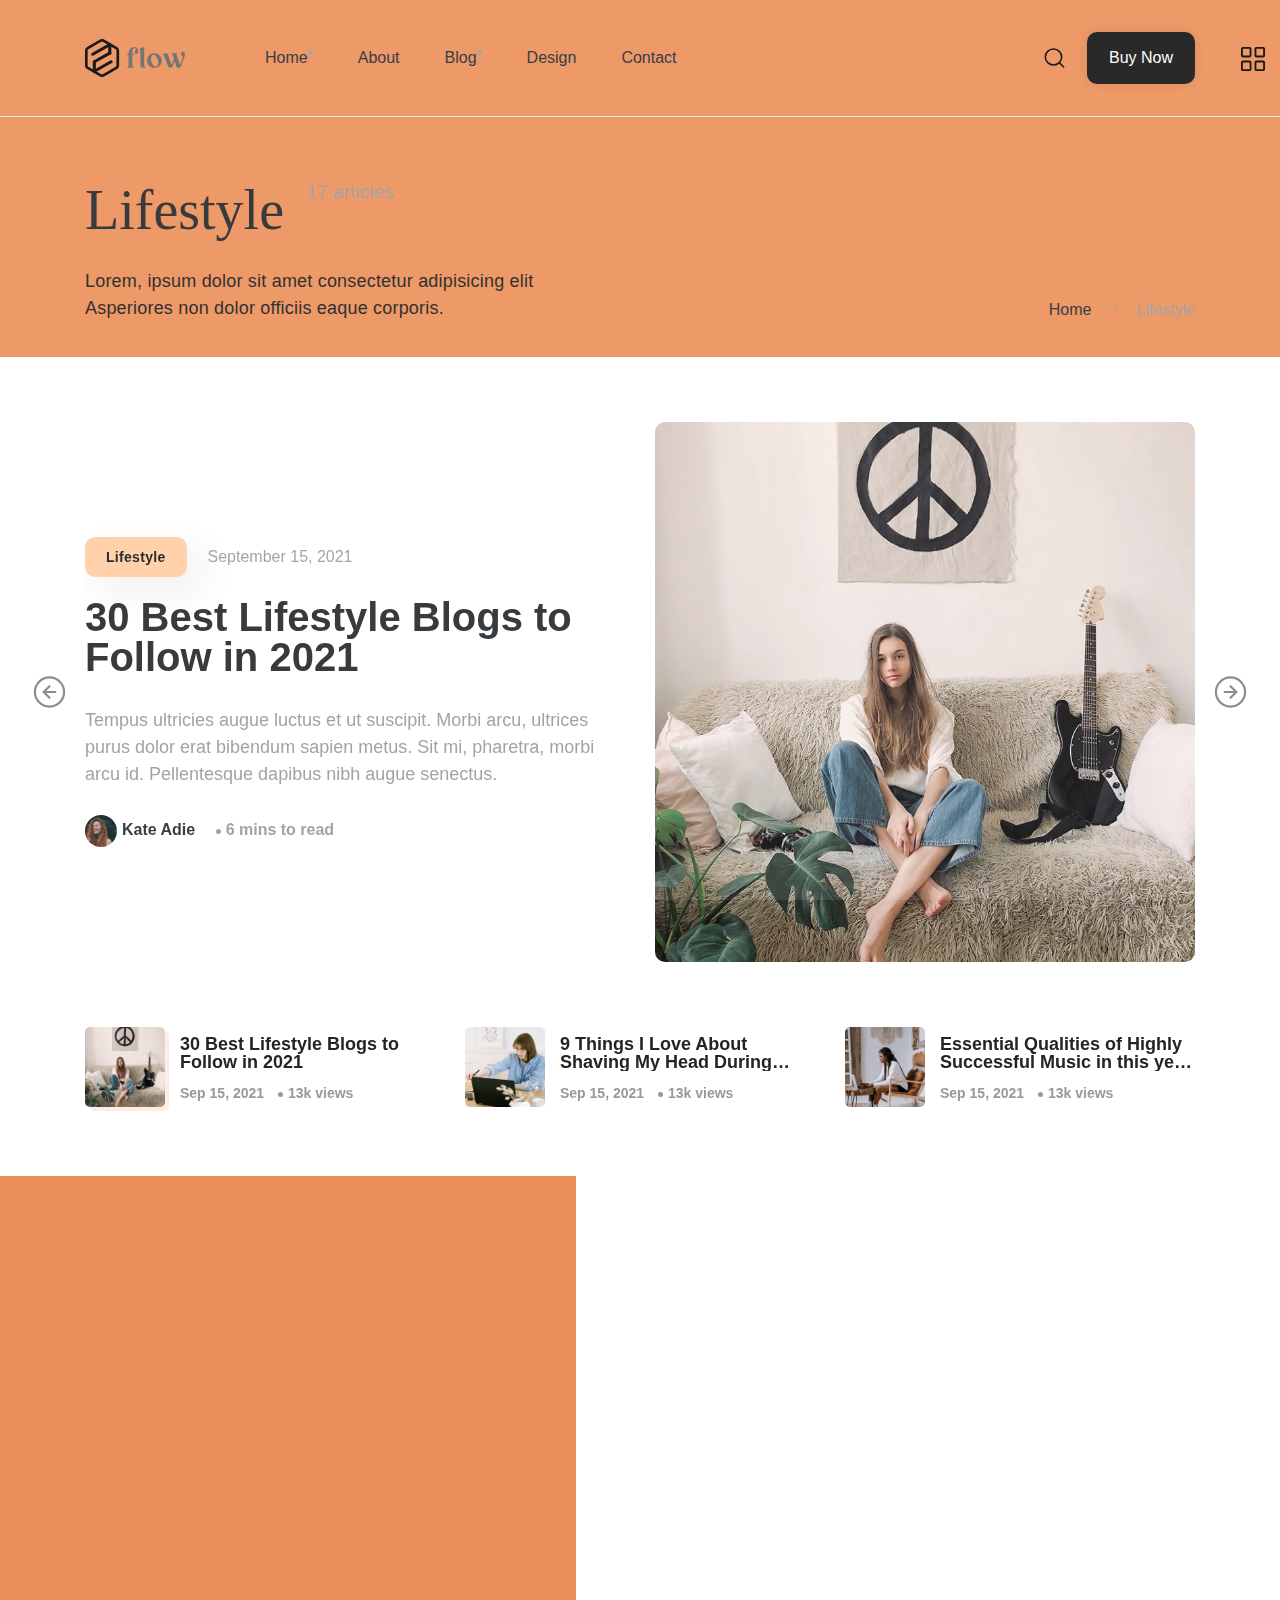
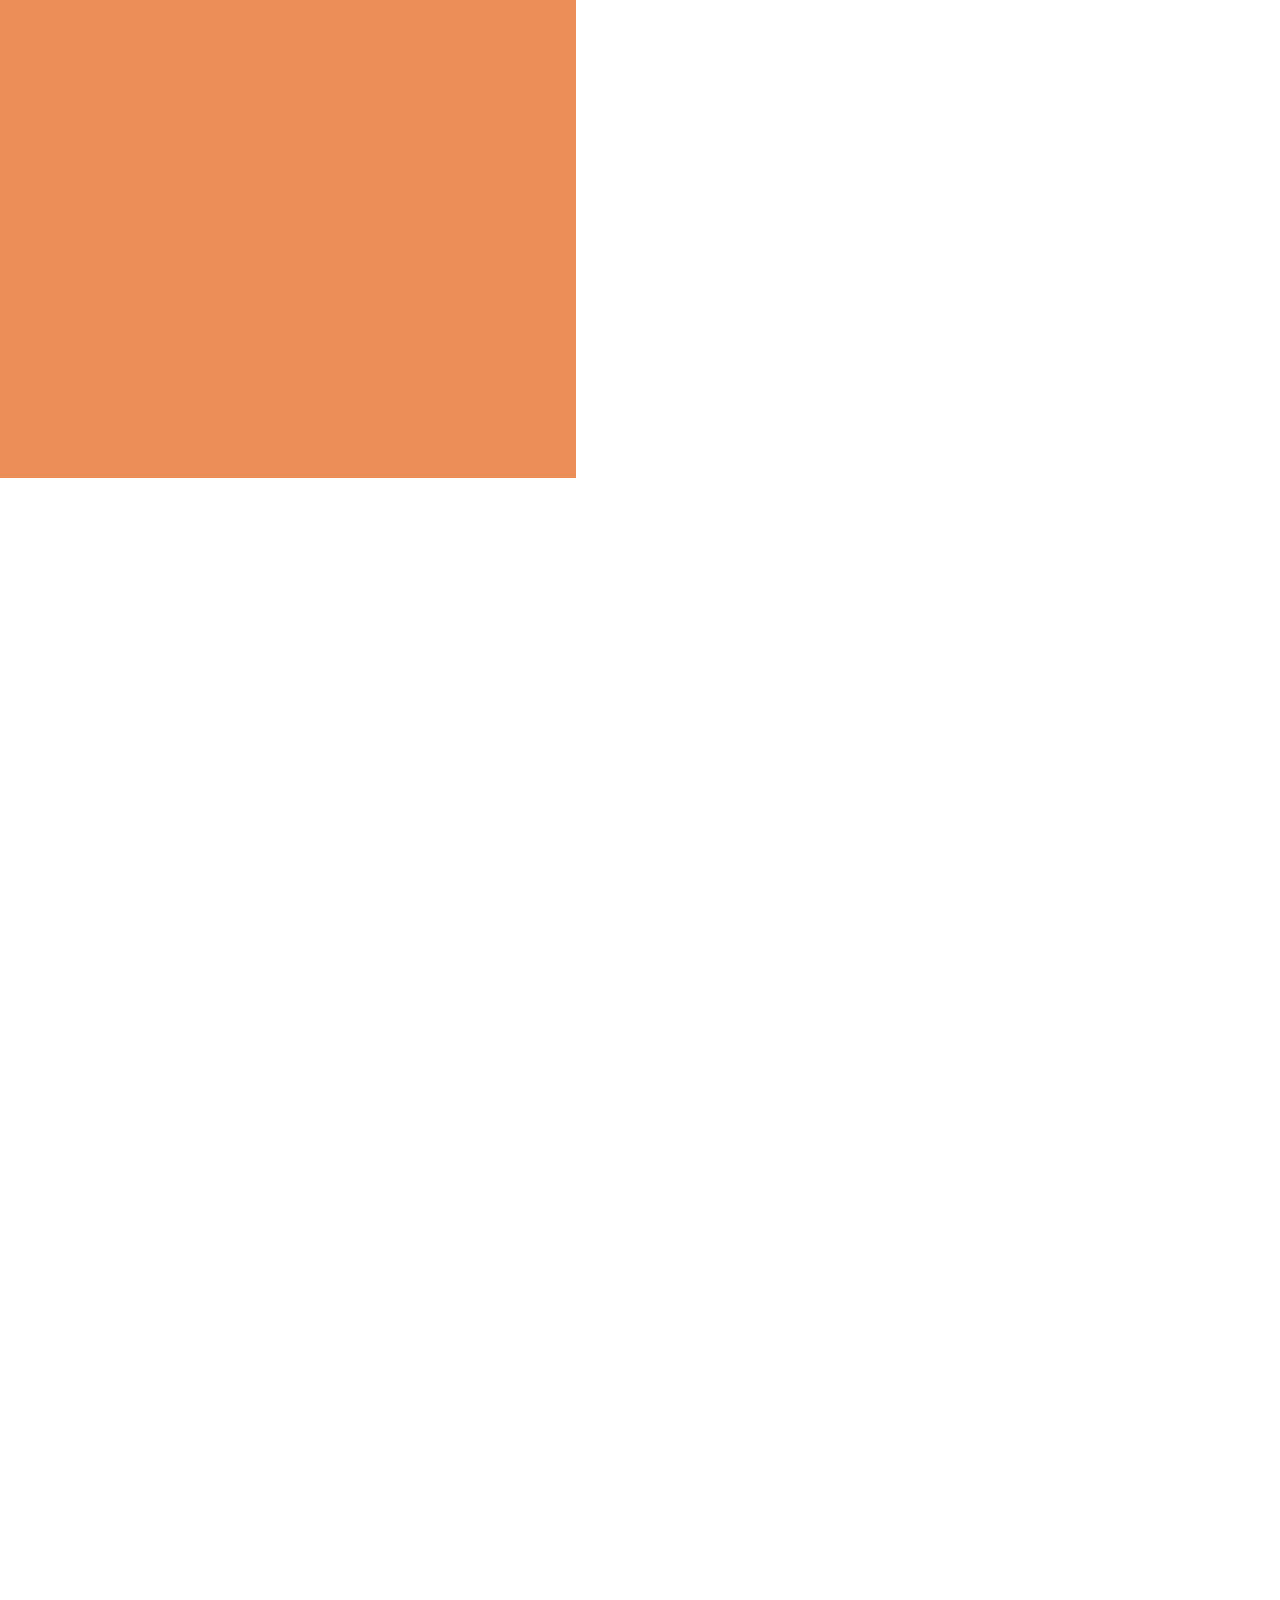
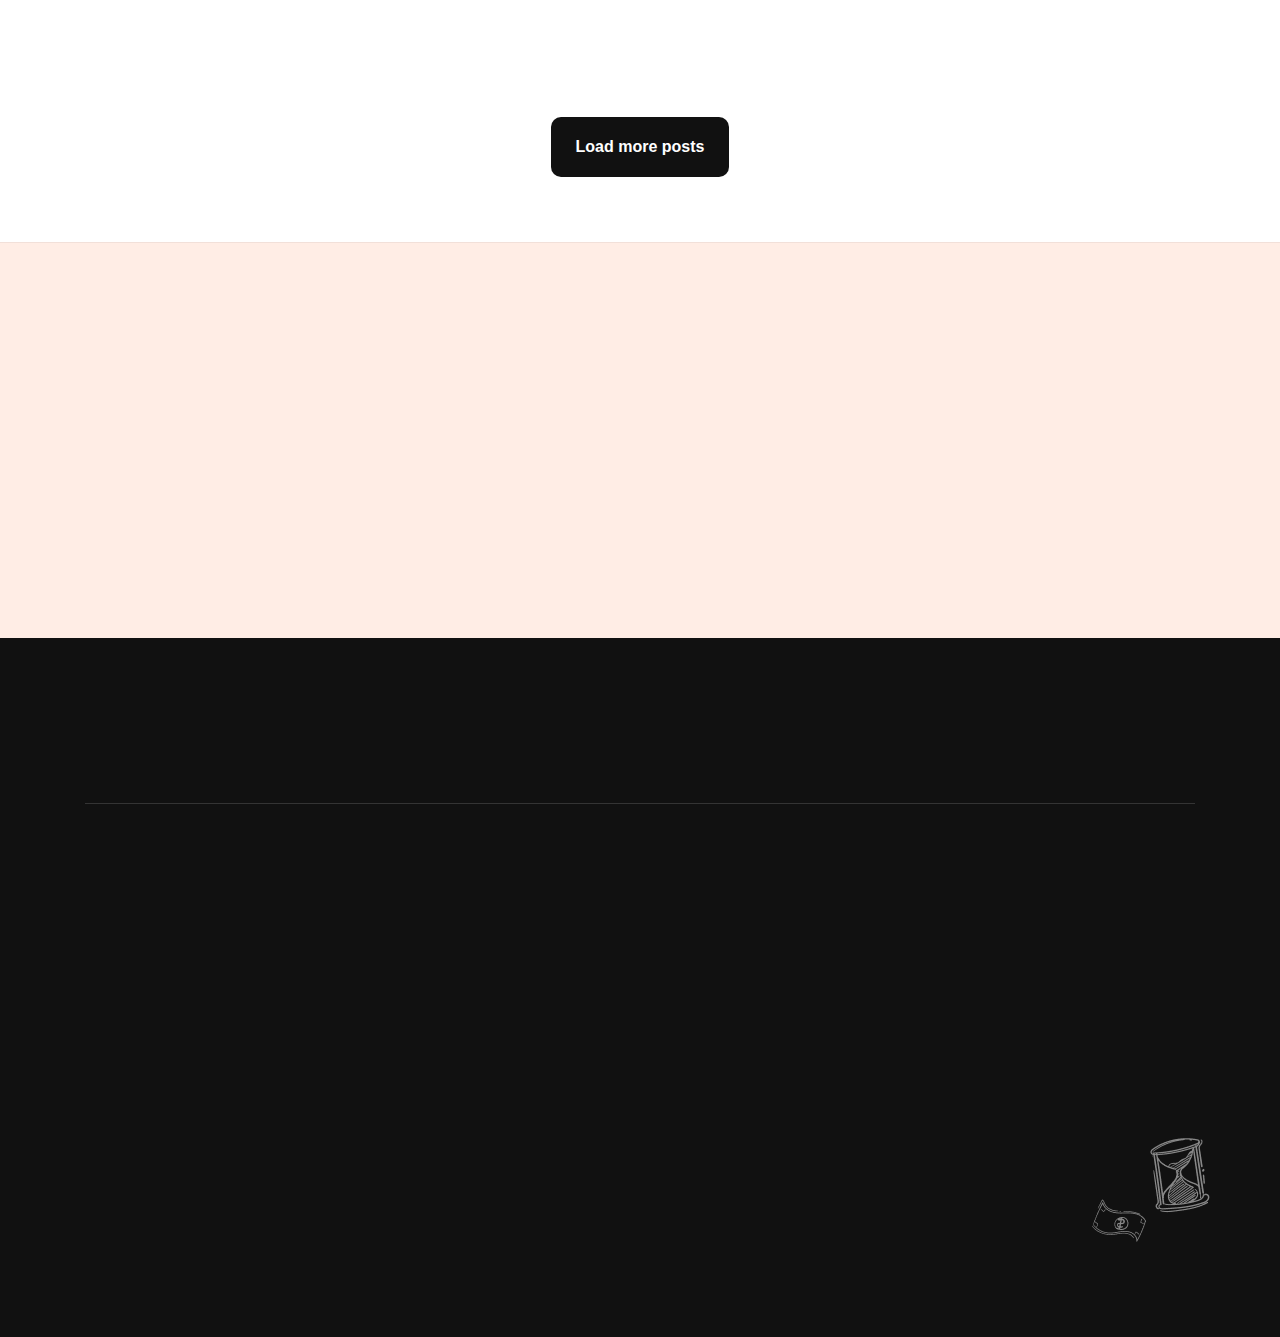
<file: _old/category.html>
<!DOCTYPE html>
<html class="no-js" lang="en">

<head>
    <meta charset="utf-8">
    <meta http-equiv="x-ua-compatible" content="ie=edge">
    <title>Flow - Personal Blog HTML Template</title>
    <meta name="description" content="">
    <meta name="viewport" content="width=device-width, initial-scale=1">
    <link rel="shortcut icon" type="image/x-icon" href="assets/imgs/theme/favicon.png">
    <!-- Template CSS  -->
    <link rel="stylesheet" href="assets/css/style.css">
    <link rel="stylesheet" href="assets/css/widgets.css">
    <link rel="stylesheet" href="assets/css/responsive.css">
</head>

<body class="home-page-1">
    <div class="scroll-progress bg-grey-900"></div>
    <!-- Start Preloader -->
    <div class="preloader text-center">
        <div class="loader"></div>
    </div>
    <!--Offcanvas sidebar-->
    <aside id="sidebar-wrapper" class="custom-scrollbar offcanvas-sidebar">
        <button class="off-canvas-close"><img class="svg-icon-24" src="assets/imgs/theme/svg/close.svg" alt=""></button>
        <div class="sidebar-inner">
            <div class="sidebar-widget widget-creative-menu">
                <ul>
                    <li><a href="category.html">Design<sup>235</sup></a></li>
                    <li><a href="category-big.html">Lifestyle<sup>186</sup></a></li>
                    <li><a href="category-grid.html">Travel Tips<sup>98</sup></a></li>
                    <li><a href="category-list.html">Healthy<sup>247</sup></a></li>
                </ul>
            </div>
            <div class="offcanvas-copyright mt-65">
                <h6 class="text-muted text-uppercase mb-20 font-heading text-white">Flow Magazine</h6>
                <p>
                    Lorem ipsum dolor sit amet, consectetur adipiscing elit. Odio suspendisse leo neque.
                </p>
                <p><strong class="color-black">Address</strong><br>
                    123 Main Street<br>
                    New York, NY 10001</p>
                <p><strong class="color-black">Phone</strong><br>
                    (+01) 234 567 89</p>
            </div>
        </div>
    </aside>
    <!-- Start Header -->
    <header class="main-header header-sticky bg-brand-4">
        <div class="position-relative">
            <div class="container align-self-center">
                <div class="header-style-1">
                    <div class="logo">
                        <a href="index.html"><img src="assets/imgs/theme/logo.svg" alt=""></a>
                    </div>
                    <div class="main-nav d-none d-lg-block">
                        <nav>
                            <!--Desktop menu-->
                            <ul class="main-menu d-none d-lg-inline">
                                <li class="menu-item-has-children">
                                    <a href="index.html">Home</a>
                                    <ul class="sub-menu">
                                        <li><a href="index.html">Home default</a></li>
                                        <li><a href="home-2.html">Homepage 2</a></li>
                                        <li><a href="home-3.html">Homepage 3</a></li>
                                    </ul>
                                </li>
                                <li> <a href="page-about.html">About</a> </li>
                                <li class="menu-item-has-children">
                                    <a href="category.html">Blog</a>
                                    <ul class="sub-menu font-small">
                                        <li><a href="category-big.html">Categories Big</a></li>
                                        <li><a href="category-grid.html">Categories Grid</a></li>
                                        <li><a href="category-list.html">Categories List</a></li>
                                        <li><a href="category-list-2.html">Categories List 2</a></li>
                                    </ul>
                                </li>
                                <li> <a href="page-design.html">Design</a> </li>
                                <li> <a href="page-contact.html">Contact</a> </li>
                            </ul>
                            <!--Mobile menu-->
                            <ul id="mobile-menu" class="d-block d-lg-none text-muted">
                                <li class="menu-item-has-children">
                                    <a href="index.html">Home</a>
                                    <ul class="sub-menu font-small">
                                        <li><a href="index.html">Home default</a></li>
                                        <li><a href="home-2.html">Homepage 2</a></li>
                                        <li><a href="home-3.html">Homepage 3</a></li>
                                    </ul>
                                </li>
                                <li class="menu-item-has-children"><a href="#">Pages</a>
                                    <ul class="sub-menu font-small">
                                        <li><a href="page-about.html">About</a></li>
                                        <li><a href="page-contact.html">Contact</a></li>
                                        <li><a href="page-design.html">Typography</a></li>
                                        <li><a href="page-register.html">Register</a></li>
                                        <li><a href="page-login.html">Login</a></li>
                                        <li><a href="page-search.html">Search</a></li>
                                        <li><a href="page-author.html">Author</a></li>
                                        <li><a href="page-404.html">404 page</a></li>
                                    </ul>
                                </li>
                                <li class="menu-item-has-children"><a href="#">Category</a>
                                    <ul class="sub-menu font-small">
                                        <li><a href="category-list.html">List layout</a></li>
                                        <li><a href="category-grid.html">Grid layout</a></li>
                                        <li><a href="category-list-2.html">List 2 layout</a></li>
                                        <li><a href="category-big.html">Big layout</a></li>
                                    </ul>
                                </li>
                                <li class="menu-item-has-children"><a href="#">Single post</a>
                                    <ul class="sub-menu font-small">
                                        <li><a href="single.html">Default</a></li>
                                        <li><a href="single-2.html">Big image</a></li>
                                        <li><a href="single-3.html">Right sidebar</a></li>                                        
                                    </ul>
                                </li>
                            </ul>
                        </nav>
                    </div>
                    <!--end: main-nav-->
                    <div class="header-right">
                        <button class="search-icon d-md-inline">
                            <img src="assets/imgs/theme/svg/search.svg" alt="">
                        </button>
                        <button class="btn btn-md bg-dark text-white ml-15 box-shadow d-none d-lg-inline"><a href="https://themeforest.net/item/flow-html-personal-blog-template/30381120">Buy Now</a></button>
                    </div>
                </div>
                <div class="mobile_menu d-lg-none d-block"></div>
            </div>
            <div class="off-canvas-toggle-cover d-inline-block">
                <div class="off-canvas-toggle hidden d-inline-block" id="off-canvas-toggle">
                    <img class="svg-icon-24" src="assets/imgs/theme/svg/menu.svg" alt="">
                </div>
            </div>
        </div>
    </header>
    <!--Start search form-->
    <div class="main-search-form bg-brand-4">
        <div class="container">
            <div class=" pt-50 pb-50 ">
                <div class="row mb-20">
                    <div class="col-12 align-self-center main-search-form-cover m-auto">
                        <p class="text-center"><span class="display-1">Search</span></p>
                        <form action="#" class="search-header">
                            <div class="input-group w-100">
                                <input type="text" class="form-control" placeholder="Search articles, places and people">
                                <div class="input-group-append">
                                    <button class="btn btn-search bg-white" type="submit">
                                        <img class="svg-icon-24" src="assets/imgs/theme/svg/search.svg" alt="">
                                    </button>
                                </div>
                            </div>
                        </form>
                    </div>
                </div>
                <div class="row mt-80 text-center">
                    <div class="col-12 font-small suggested-area">
                        <h5 class="suggested font-heading mb-20 text-grey-400"> <strong>Suggested keywords:</strong></h5>
                        <ul class="list-inline d-inline-block">
                            <li class="list-inline-item"><a href="category.html">Health</a></li>
                            <li class="list-inline-item"><a href="category.html">Travel tips</a></li>
                            <li class="list-inline-item"><a href="category.html">Lifestyle</a></li>
                            <li class="list-inline-item"><a href="category.html">Technology</a></li>
                            <li class="list-inline-item"><a href="category.html">Food</a></li>
                            <li class="list-inline-item"><a href="category.html">Books</a></li>
                            <li class="list-inline-item"><a href="category.html">Drink</a></li>
                            <li class="list-inline-item"><a href="category.html">Fashion</a></li>
                        </ul>
                    </div>
                </div>
            </div>
        </div>
    </div>
    <!-- Start Main content -->
    <main>
        <section class="pt-65 pb-35 bg-brand-4">
            <div class="container">
                <div class="archive-header">
                    <div class="archive-header-title">
                        <h1 class="font-heading mb-30">Lifestyle
                            <sub>17 articles</sub>
                        </h1>
                        <p class="mb-0">Lorem, ipsum dolor sit amet consectetur adipisicing elit<br> Asperiores non dolor officiis eaque corporis.</p>
                    </div>
                    <div class="breadcrumb">
                        <a href="index.html" rel="nofollow">Home</a>
                        <span></span> Lifestyle
                    </div>
                </div>
            </div>
        </section>
        <section class="featured-slider-1 pt-65 pb-65">
            <div class="position-relative">
                <div class="featured-slider-1-arrow color-white"></div>
                <div class="container">
                    <div class="hero-1 featured-slider-1-items mb-65">
                        <div class="slider-single">
                            <div class="row">
                                <div class="col-lg-6 align-self-center">
                                    <div class="post-meta-1 mb-20">
                                        <a href="category.html" class="tag-category bg-brand-1 shadown-1 text-dark button-shadow hover-up-3">Lifestyle</a>
                                        <span class="post-date text-muted font-md">September 15, 2021</span>
                                    </div>
                                    <h2 class="post-title mb-30">
                                        <a href="single.html">
                                            30 Best Lifestyle Blogs to Follow in 2021
                                        </a>
                                    </h2>
                                    <div class="post-excerpt text-grey-400 mb-30">
                                        Tempus ultricies augue luctus et ut suscipit. Morbi arcu, ultrices purus dolor erat bibendum sapien metus. Sit mi, pharetra, morbi arcu id. Pellentesque dapibus nibh augue senectus.
                                    </div>
                                    <div class="post-meta-2 font-md d-flext align-self-center mb-md-30">
                                        <a href="page-author.html">
                                            <img src="assets/imgs/authors/author.jpg" alt="">
                                            <span class="author-namge">Kate Adie</span>
                                        </a>
                                        <span class="time-to-read has-dot">6 mins to read</span>
                                    </div>
                                </div>
                                <div class="col-lg-6">
                                    <img class="border-radius-10" src="assets/imgs/news/thumb-10.jpg" alt="flow">
                                </div>
                            </div>
                        </div>
                        <div class="slider-single">
                            <div class="row">
                                <div class="col-lg-6 align-self-center">
                                    <div class="post-meta-1 mb-20">
                                        <a href="category.html" class="tag-category bg-primary shadown-1 text-dark button-shadow hover-up-3">Design</a>
                                        <span class="post-date text-muted font-md">September 22, 2021</span>
                                    </div>
                                    <h2 class="post-title mb-30">
                                        <a href="single.html">
                                            9 Things I Love About Shaving My Head During Quarantine
                                        </a>
                                    </h2>
                                    <div class="post-excerpt text-grey-400 mb-30">
                                        Sit nemore imperdiet elaboraret eu, commune inciderint mei no. Ex usu ignota eripuit oportere. Vis at choro oratio, vitae quodsi ei sit. Mei ne habeo legimus qualisque.
                                    </div>
                                    <div class="post-meta-2 font-md d-flext align-self-center mb-md-30">
                                        <a href="page-author.html">
                                            <img src="assets/imgs/authors/author-3.jpg" alt="">
                                            <span class="author-namge">Angela</span>
                                        </a>
                                        <span class="time-to-read has-dot">9 mins to read</span>
                                    </div>
                                </div>
                                <div class="col-lg-6">
                                    <img class="border-radius-10" src="assets/imgs/news/thumb-11.jpg" alt="flow">
                                </div>
                            </div>
                        </div>
                        <div class="slider-single">
                            <div class="row">
                                <div class="col-lg-6 align-self-center">
                                    <div class="post-meta-1 mb-20">
                                        <a href="category.html" class="tag-category bg-danger shadown-1 text-dark button-shadow hover-up-3">Audition</a>
                                        <span class="post-date text-muted font-md">September 25, 2021</span>
                                    </div>
                                    <h2 class="post-title mb-30">
                                        <a href="single.html">
                                            Essential Qualities of Highly Successful Music in this year
                                        </a>
                                    </h2>
                                    <div class="post-excerpt text-grey-400 mb-30">
                                        Maluisset patrioque his no, pro ex tempor vivendo deleniti. Reque dignissim his in, vix te summo maluisset assueverit, et vidisse luptatum accusata eos. Ad vix diam accumsan.
                                    </div>
                                    <div class="post-meta-2 font-md d-flext align-self-center mb-md-30">
                                        <a href="page-author.html">
                                            <img src="assets/imgs/authors/author-4.jpg" alt="">
                                            <span class="author-namge">Sophie</span>
                                        </a>
                                        <span class="time-to-read has-dot">7 mins to read</span>
                                    </div>
                                </div>
                                <div class="col-lg-6">
                                    <img class="border-radius-10" src="assets/imgs/news/thumb-12.jpg" alt="flow">
                                </div>
                            </div>
                        </div>
                        <div class="slider-single">
                            <div class="row">
                                <div class="col-lg-6 align-self-center">
                                    <div class="post-meta-1 mb-20">
                                        <a href="category.html" class="tag-category bg-success shadown-1 text-dark button-shadow hover-up-3">Healthy</a>
                                        <span class="post-date text-muted font-md">August 12, 2021</span>
                                    </div>
                                    <h2 class="post-title mb-30">
                                        <a href="single.html">
                                            Why We Need to Stop Talking About Food and Guilt
                                        </a>
                                    </h2>
                                    <div class="post-excerpt text-grey-400 mb-30">
                                        Quo ex aeterno luptatum mnesarchum, an duis veri harum eam, mel ex diceret dolorum. Sed no causae dissentias, quo cu ridens gubergren voluptatibus.
                                    </div>
                                    <div class="post-meta-2 font-md d-flext align-self-center mb-md-30">
                                        <a href="page-author.html">
                                            <img src="assets/imgs/authors/author-2.jpg" alt="">
                                            <span class="author-namge">John Lennon</span>
                                        </a>
                                        <span class="time-to-read has-dot">16 mins to read</span>
                                    </div>
                                </div>
                                <div class="col-lg-6">
                                    <img class="border-radius-10" src="assets/imgs/news/thumb-13.jpg" alt="flow">
                                </div>
                            </div>
                        </div>
                    </div>
                </div>
            </div>
            <div class="container">
                <div class="featured-slider-1-nav row">
                    <div class="col d-flex transition-normal latest-small-thumb">
                        <div class="post-thumb d-flex mr-15 border-radius-5 img-hover-scale overflow-hidden">
                            <a class="color-white" href="single.html">
                                <img src="assets/imgs/news/thumb-10.jpg" alt="">
                            </a>
                        </div>
                        <div class="post-content media-body align-self-center">
                            <h5 class="post-title mb-15 text-limit-2-row font-medium">
                                <a href="single.html">
                                    30 Best Lifestyle Blogs to Follow in 2021
                                </a>
                            </h5>
                            <div class="entry-meta meta-1 float-left font-sm">
                                <span class="post-on">Sep 15, 2021</span>
                                <span class="post-by has-dot">13k views</span>
                            </div>
                        </div>
                    </div>
                    <div class="col d-flex transition-normal latest-small-thumb">
                        <div class="post-thumb d-flex mr-15 border-radius-5 img-hover-scale overflow-hidden">
                            <a class="color-white" href="single.html">
                                <img src="assets/imgs/news/thumb-11.jpg" alt="">
                            </a>
                        </div>
                        <div class="post-content media-body align-self-center">
                            <h5 class="post-title mb-15 text-limit-2-row font-medium">
                                <a href="single.html">9 Things I Love About Shaving My Head During Quarantine</a>
                            </h5>
                            <div class="entry-meta meta-1 float-left font-sm">
                                <span class="post-on">Sep 15, 2021</span>
                                <span class="post-by has-dot">13k views</span>
                            </div>
                        </div>
                    </div>
                    <div class="col d-flex transition-normal latest-small-thumb">
                        <div class="post-thumb d-flex mr-15 border-radius-5 img-hover-scale overflow-hidden">
                            <a class="color-white" href="single.html">
                                <img src="assets/imgs/news/thumb-12.jpg" alt="">
                            </a>
                        </div>
                        <div class="post-content media-body align-self-center">
                            <h5 class="post-title mb-15 text-limit-2-row font-medium">
                                <a href="single.html">Essential Qualities of Highly Successful Music in this year and over</a>
                            </h5>
                            <div class="entry-meta meta-1 float-left font-sm">
                                <span class="post-on">Sep 15, 2021</span>
                                <span class="post-by has-dot">13k views</span>
                            </div>
                        </div>
                    </div>
                    <div class="col d-flex transition-normal latest-small-thumb">
                        <div class="post-thumb d-flex mr-15 border-radius-5 img-hover-scale overflow-hidden">
                            <a class="color-white" href="single.html">
                                <img src="assets/imgs/news/thumb-13.jpg" alt="">
                            </a>
                        </div>
                        <div class="post-content media-body align-self-center">
                            <h5 class="post-title mb-15 text-limit-2-row font-medium">
                                <a href="single.html">Why We Need to Stop Talking About Food and Guilt</a>
                            </h5>
                            <div class="entry-meta meta-1 float-left font-sm">
                                <span class="post-on">Sep 15, 2021</span>
                                <span class="post-by has-dot">13k views</span>
                            </div>
                        </div>
                    </div>
                </div>
            </div>
        </section>
        <section class="recent-posts pt-65 pb-30 position-relative">
            <div class="bg-square-2"></div>
            <div class="container">
                <div class="header-title mb-65">
                    <h3 class="font-heading mb-0 wow fadeIn animated">Recent Articles</h3>
                    <span class="sub-header-title text-grey-400 wow fadeIn animated">Don't miss new trend</span>
                </div>
                <div class="row">
                    <article class="col-lg-6 col-md-6 mb-30 wow fadeIn animated">
                        <div class="post-card-1 large border-radius-10 hover-up">
                            <div class="post-thumb thumb-overlay img-hover-slide position-relative" style="background-image: url(assets/imgs/news/news-8.jpg)">
                                <a class="img-link" href="single.html"></a>
                                <div class="post-meta-1 mb-20">
                                    <a href="category.html" class="tag-category bg-info shadown-1 text-dark button-shadow hover-up-3">Travel</a>
                                </div>
                            </div>
                            <div class="post-content p-30">
                                <div class="post-card-content">
                                    <div class="entry-meta meta-1 float-left font-md mb-10">
                                        <span class="post-on has-dot">27 August</span>
                                    </div>
                                    <h4 class="post-title mb-30">
                                        <a href="single.html">After a Few Dates, They Traveled to the Other Side of the World</a>
                                    </h4>
                                    <div class="post-meta-2 font-md">
                                        <a href="page-author.html">
                                            <img src="assets/imgs/authors/author.jpg" alt="">
                                            <span class="author-namge">Kate Adie</span>
                                        </a>
                                        <span class="time-to-read has-dot">6 mins to read</span>
                                    </div>
                                </div>
                            </div>
                        </div>
                    </article>
                    <article class="col-lg-6 col-md-6 mb-30 wow fadeIn animated">
                        <div class="post-card-1 large border-radius-10 hover-up">
                            <div class="post-thumb thumb-overlay img-hover-slide position-relative" style="background-image: url(assets/imgs/news/news-5.jpg)">
                                <a class="img-link" href="single.html"></a>
                                <div class="post-meta-1 mb-20">
                                    <a href="category.html" class="tag-category bg-brand-1 shadown-1 text-dark button-shadow hover-up-3">Food</a>
                                </div>
                                <span class="top-right-icon bg-white"><i class="elegant-icon icon_ribbon_alt "></i></span>
                            </div>
                            <div class="post-content p-30">
                                <div class="post-card-content">
                                    <div class="entry-meta meta-1 float-left font-md mb-10">
                                        <span class="post-on has-dot">18 August</span>
                                    </div>
                                    <h4 class="post-title mb-30">
                                        <a href="single.html">5 Kinds of Food-Shamers You Will Encounter (and How to Deal) </a>
                                    </h4>
                                    <div class="post-meta-2 font-md">
                                        <a href="page-author.html">
                                            <img src="assets/imgs/authors/author-2.jpg" alt="">
                                            <span class="author-namge">John Lennon</span>
                                        </a>
                                        <span class="time-to-read has-dot">16 mins to read</span>
                                    </div>
                                </div>
                            </div>
                        </div>
                    </article>
                    <article class="col-lg-6 col-md-6 mb-0 wow fadeIn animated">
                        <div class="post-card-1 large border-radius-10 hover-up">
                            <div class="post-thumb thumb-overlay img-hover-slide position-relative" style="background-image: url(assets/imgs/news/news-6.jpg)">
                                <a class="img-link" href="single.html"></a>
                                <div class="post-meta-1 mb-20">
                                    <a href="category.html" class="tag-category bg-dark  shadown-1 text-white button-shadow hover-up-3">Magazine</a>
                                </div>
                            </div>
                            <div class="post-content p-30">
                                <div class="post-card-content">
                                    <div class="entry-meta meta-1 float-left font-md mb-10">
                                        <span class="post-on has-dot">05 September</span>
                                    </div>
                                    <h4 class="post-title mb-30">
                                        <a href="single.html">Runner with Autism Graces the Latest Cover of Women's Running </a>
                                    </h4>
                                    <div class="post-meta-2 font-md">
                                        <a href="page-author.html">
                                            <img src="assets/imgs/authors/author-3.jpg" alt="">
                                            <span class="author-namge">Sarah Harding</span>
                                        </a>
                                        <span class="time-to-read has-dot">12 mins to read</span>
                                    </div>
                                </div>
                            </div>
                        </div>
                    </article>
                    <article class="col-lg-6 col-md-6 mb-0 wow fadeIn animated">
                        <div class="post-card-1 large border-radius-10 hover-up">
                            <div class="post-thumb thumb-overlay img-hover-slide position-relative" style="background-image: url(assets/imgs/news/news-7.jpg)">
                                <a class="img-link" href="single.html"></a>
                                <div class="post-meta-1 mb-20">
                                    <a href="category.html" class="tag-category bg-danger shadown-1 text-dark button-shadow hover-up-3">Food</a>
                                </div>
                            </div>
                            <div class="post-content p-30">
                                <div class="post-card-content">
                                    <div class="entry-meta meta-1 float-left font-md mb-10">
                                        <span class="post-on has-dot">06 September</span>
                                    </div>
                                    <h4 class="post-title mb-30">
                                        <a href="single.html">10 Snacks a Food Writer Packs for Day Hikes and Car Trips</a>
                                    </h4>
                                    <div class="post-meta-2 font-md">
                                        <a href="page-author.html">
                                            <img src="assets/imgs/authors/author-4.jpg" alt="">
                                            <span class="author-namge">Nadine Coyle</span>
                                        </a>
                                        <span class="time-to-read has-dot">14 mins to read</span>
                                    </div>
                                </div>
                            </div>
                        </div>
                    </article>
                </div>
            </div>
        </section>
        <div class="trending position-relative pb-65">
            <div class="container">
                <div class="row">
                    <article class="col-lg-4 col-md-6 mb-40 wow fadeIn animated">
                        <div class="post-card-1 border-radius-10 hover-up">
                            <div class="post-thumb thumb-overlay img-hover-slide position-relative" style="background-image: url(assets/imgs/news/news-1.jpg)">
                                <a class="img-link" href="single.html"></a>
                                <div class="post-meta-1 mb-20">
                                    <a href="category.html" class="tag-category bg-brand-1 shadown-1 text-dark button-shadow hover-up-3">Lifestyle</a>
                                </div>
                            </div>
                            <div class="post-content p-30">
                                <div class="post-card-content">
                                    <div class="entry-meta meta-1 float-left font-md mb-10">
                                        <span class="post-on has-dot">27 August</span>
                                    </div>
                                    <h5 class="post-title font-md">
                                        <a href="single.html">After a Few Dates, They Traveled to the Other Side of the World</a>
                                    </h5>
                                </div>
                            </div>
                        </div>
                    </article>
                    <article class="col-lg-4 col-md-6 mb-40 wow fadeIn animated">
                        <div class="post-card-1 border-radius-10 hover-up">
                            <div class="post-thumb thumb-overlay img-hover-slide position-relative" style="background-image: url(assets/imgs/news/news-2.jpg)">
                                <a class="img-link" href="single.html"></a>
                                <div class="post-meta-1 mb-20">
                                    <a href="category.html" class="tag-category bg-primary shadown-1 text-dark button-shadow hover-up-3">Healthy</a>
                                </div>
                            </div>
                            <div class="post-content p-30">
                                <div class="post-card-content">
                                    <div class="entry-meta meta-1 float-left font-md mb-10">
                                        <span class="post-on has-dot">28 August</span>
                                    </div>
                                    <h5 class="post-title font-md">
                                        <a href="single.html">Jessamyn Stanley's 5-Minute Yoga for Beginners</a>
                                    </h5>
                                </div>
                            </div>
                        </div>
                    </article>
                    <article class="col-lg-4 col-md-6 mb-40 wow fadeIn animated">
                        <div class="post-card-1 border-radius-10 hover-up">
                            <div class="post-thumb thumb-overlay img-hover-slide position-relative" style="background-image: url(assets/imgs/news/news-3.jpg)">
                                <a class="img-link" href="single.html"></a>
                                <div class="post-meta-1 mb-20">
                                    <a href="category.html" class="tag-category bg-warning shadown-1 text-dark button-shadow hover-up-3">Food</a>
                                </div>
                            </div>
                            <div class="post-content p-30">
                                <div class="post-card-content">
                                    <div class="entry-meta meta-1 float-left font-md mb-10">
                                        <span class="post-on has-dot">02 September</span>
                                    </div>
                                    <h5 class="post-title font-md">
                                        <a href="single.html">How an MS Diagnosis Changed My Relationship With Food </a>
                                    </h5>
                                </div>
                            </div>
                        </div>
                    </article>
                    <article class="col-lg-4 col-md-6 wow fadeIn animated">
                        <div class="post-card-1 border-radius-10 hover-up">
                            <div class="post-thumb thumb-overlay img-hover-slide position-relative" style="background-image: url(assets/imgs/news/news-4.jpg)">
                                <a class="img-link" href="single.html"></a>
                                <div class="post-meta-1 mb-20">
                                    <a href="category.html" class="tag-category bg-success shadown-1 text-dark button-shadow hover-up-3">Travel Tips</a>
                                </div>
                            </div>
                            <div class="post-content p-30">
                                <div class="post-card-content">
                                    <div class="entry-meta meta-1 float-left font-md mb-10">
                                        <span class="post-on has-dot">05 September</span>
                                    </div>
                                    <h5 class="post-title font-md">
                                        <a href="single.html">Where to Score the Best Travel Deals on Cyber Monday </a>
                                    </h5>
                                </div>
                            </div>
                        </div>
                    </article>
                    <article class="col-lg-4 col-md-6 wow fadeIn animated">
                        <div class="post-card-1 border-radius-10 hover-up">
                            <div class="post-thumb thumb-overlay img-hover-slide position-relative" style="background-image: url(assets/imgs/news/news-5.jpg)">
                                <a class="img-link" href="single.html"></a>
                                <div class="post-meta-1 mb-20">
                                    <a href="category.html" class="tag-category bg-brand-1 shadown-1 text-dark button-shadow hover-up-3">Lifestyle</a>
                                </div>
                            </div>
                            <div class="post-content p-30">
                                <div class="post-card-content">
                                    <div class="entry-meta meta-1 float-left font-md mb-10">
                                        <span class="post-on has-dot">12 September</span>
                                    </div>
                                    <h5 class="post-title font-md">
                                        <a href="single.html">5 Kinds of Food-Shamers You Will Encounter (and How to Deal) </a>
                                    </h5>
                                </div>
                            </div>
                        </div>
                    </article>
                    <article class="col-lg-4 col-md-6 wow fadeIn animated">
                        <div class="post-card-1 border-radius-10 hover-up">
                            <div class="post-thumb thumb-overlay img-hover-slide position-relative" style="background-image: url(assets/imgs/news/news-6.jpg)">
                                <a class="img-link" href="single.html"></a>
                                <div class="post-meta-1 mb-20">
                                    <a href="category.html" class="tag-category bg-danger shadown-1 text-dark button-shadow hover-up-3">Book</a>
                                </div>
                            </div>
                            <div class="post-content p-30">
                                <div class="post-card-content">
                                    <div class="entry-meta meta-1 float-left font-md mb-10">
                                        <span class="post-on has-dot">18 September</span>
                                    </div>
                                    <h5 class="post-title font-md">
                                        <a href="single.html">12 Best Books to Read at the Beach This Summer </a>
                                    </h5>
                                </div>
                            </div>
                        </div>
                    </article>
                </div>
                <div class="text-center mt-65">
                    <button class="btn btn-lg bg-dark text-white d-inline-block">Load more posts</button>
                </div>
            </div>
        </div>
        <section class="newsletter bg-brand-3 pt-100 pb-100">
            <div class="container">
                <div class="position-relative">
                    <div class="row">
                        <div class="col-lg-8">
                            <div class="header-title-2 mb-65">
                                <h4 class="mb-0 text-grey-400 wow fadeIn animated">
                                    <img src="assets/imgs/theme/svg/send.svg" alt="">
                                    <span>Subscribe</span>
                                </h4>
                                <h3 class="font-heading wow fadeIn animated">to Our Newsletter</h3>
                            </div>
                            <form class="form-subcriber mt-30 d-flex wow fadeIn animated">
                                <input type="email" class="form-control bg-white font-small" placeholder="Enter your email">
                                <button class="btn bg-dark text-white" type="submit">Subscribe</button>
                            </form>
                        </div>
                    </div>
                    <img src="assets/imgs/theme/sketch-1.png" alt="" class="sketch-1 wow fadeIn animated">
                </div>
            </div>
        </section>
    </main>
    <!-- End Main content -->
    <!--end site-bottom-->
    <!-- Footer Start-->
    <footer class="pt-65 bg-dark">
        <div class="container">
            <div class="row mb-65">
                <div class="col-md-6">
                    <div class="logo wow fadeIn animated">
                        <a href="index.html"> <img src="assets/imgs/theme/logo-white.svg" alt=""></a>
                    </div>
                </div>
                <div class="col-md-6">
                    <div class="d-flex text-right text-sm-left align-self-center justify-content-end wow fadeIn animated">
                        <h5 class="mr-15 text-white mb-0 align-self-center">All you need to build new site</h5>
                        <button class="btn btn-lg bg-brand-1">Download Now</button>
                    </div>
                </div>
                <div class="col-12">
                    <div class="bottom-line mt-40"></div>
                </div>
            </div>
            <div class="row bottom-area-2">
                <div class="col-lg-4 col-md-6">
                    <div class="sidebar-widget widget-about wow fadeIn animated mb-30">
                        <div class="widget-header-2 position-relative mb-30">
                            <h5 class="mt-5 mb-30">About</h5>
                        </div>
                        <div class="textwidget">
                            <p>
                                Lorem ipsum dolor sit amet, consectetur adipiscing elit. Odio suspendisse leo neque iaculis molestie sagittis maecenas aenean eget molestie sagittis.
                            </p>
                            <p><strong class="color-black">Address</strong><br>
                                123 Main Street<br>
                                New York, NY 10001</p>
                            <p><strong class="color-black">Phone</strong><br>
                                (+01) 234 567 89</p>
                        </div>
                    </div>
                </div>
                <div class="col-lg-3 col-md-6">
                    <div class="sidebar-widget widget_categories wow fadeIn animated mb-30" data-wow-delay="0.1s">
                        <div class="widget-header-2 position-relative mb-30">
                            <h5 class="mt-5 mb-30">Quick link</h5>
                        </div>
                        <ul class="font-small">
                            <li class="cat-item cat-item-2"><a href="#">About me</a></li>
                            <li class="cat-item cat-item-4"><a href="#">Help & Support</a></li>
                            <li class="cat-item cat-item-5"><a href="#">Licensing Policy</a></li>
                            <li class="cat-item cat-item-6"><a href="#">Refund Policy</a></li>
                            <li class="cat-item cat-item-7"><a href="#">Hire me</a></li>
                            <li class="cat-item cat-item-7"><a href="#">Contact</a></li>
                        </ul>
                    </div>
                </div>
                <div class="col-lg-3 col-md-6">
                    <div class="sidebar-widget widget_tagcloud wow fadeIn animated mb-30" data-wow-delay="0.2s">
                        <div class="widget-header-2 position-relative mb-30">
                            <h5 class="mt-5 mb-30">Tagcloud</h5>
                        </div>
                        <div class="tagcloud mt-50">
                            <a class="tag-cloud-link" href="category.html">beautiful</a>
                            <a class="tag-cloud-link" href="category.html">New York</a>
                            <a class="tag-cloud-link" href="category.html">droll</a>
                            <a class="tag-cloud-link" href="category.html">intimate</a>
                            <a class="tag-cloud-link" href="category.html">loving</a>
                            <a class="tag-cloud-link" href="category.html">travel</a>
                            <a class="tag-cloud-link" href="category.html">fighting </a>
                        </div>
                    </div>
                </div>
            </div>
            <div class="footer-copy-right pt-30 mt-20 wow fadeIn animated font-md">
                <p class="float-md-left font-small text-muted">&copy; 2021, Flow - Design by <a href="https://alithemes.com" target="_blank">AliThemes</a></p>
                <ul class="social-network d-inline-block list-inline color-white mb-20 float-right">
                    <li class="list-inline-item"><a href="#" target="_blank" title="Facebook"><i class="elegant-icon social_facebook"></i></a></li>
                    <li class="list-inline-item"><a href="#" target="_blank" title="Tweet now"><i class="elegant-icon social_twitter"></i></a></li>
                    <li class="list-inline-item"><a href="#" target="_blank" title="Pin it"><i class="elegant-icon social_pinterest"></i></a></li>
                    <li class="list-inline-item"><a href="#" target="_blank" title="Pin it"><i class="elegant-icon social_skype"></i></a></li>
                </ul>
            </div>
        </div>
    </footer>
    <!-- End Footer -->
    <div class="dark-mark"></div>
    <!-- Vendor JS-->
    <script src="./assets/js/vendor/modernizr-3.5.0.min.js"></script>
    <script src="./assets/js/vendor/jquery-3.5.1.min.js"></script>
    <script src="./assets/js/vendor/bootstrap.min.js"></script>
    <script src="./assets/js/vendor/jquery.slicknav.js"></script>
    <script src="./assets/js/vendor/slick.min.js"></script>
    <script src="./assets/js/vendor/wow.min.js"></script>
    <script src="./assets/js/vendor/jquery.scrollUp.min.js"></script>
    <script src="./assets/js/vendor/jquery.theia.sticky.js"></script>
    <!-- Template  JS -->
    <script src="./assets/js/main.js"></script>
</body>

</html>
</file>
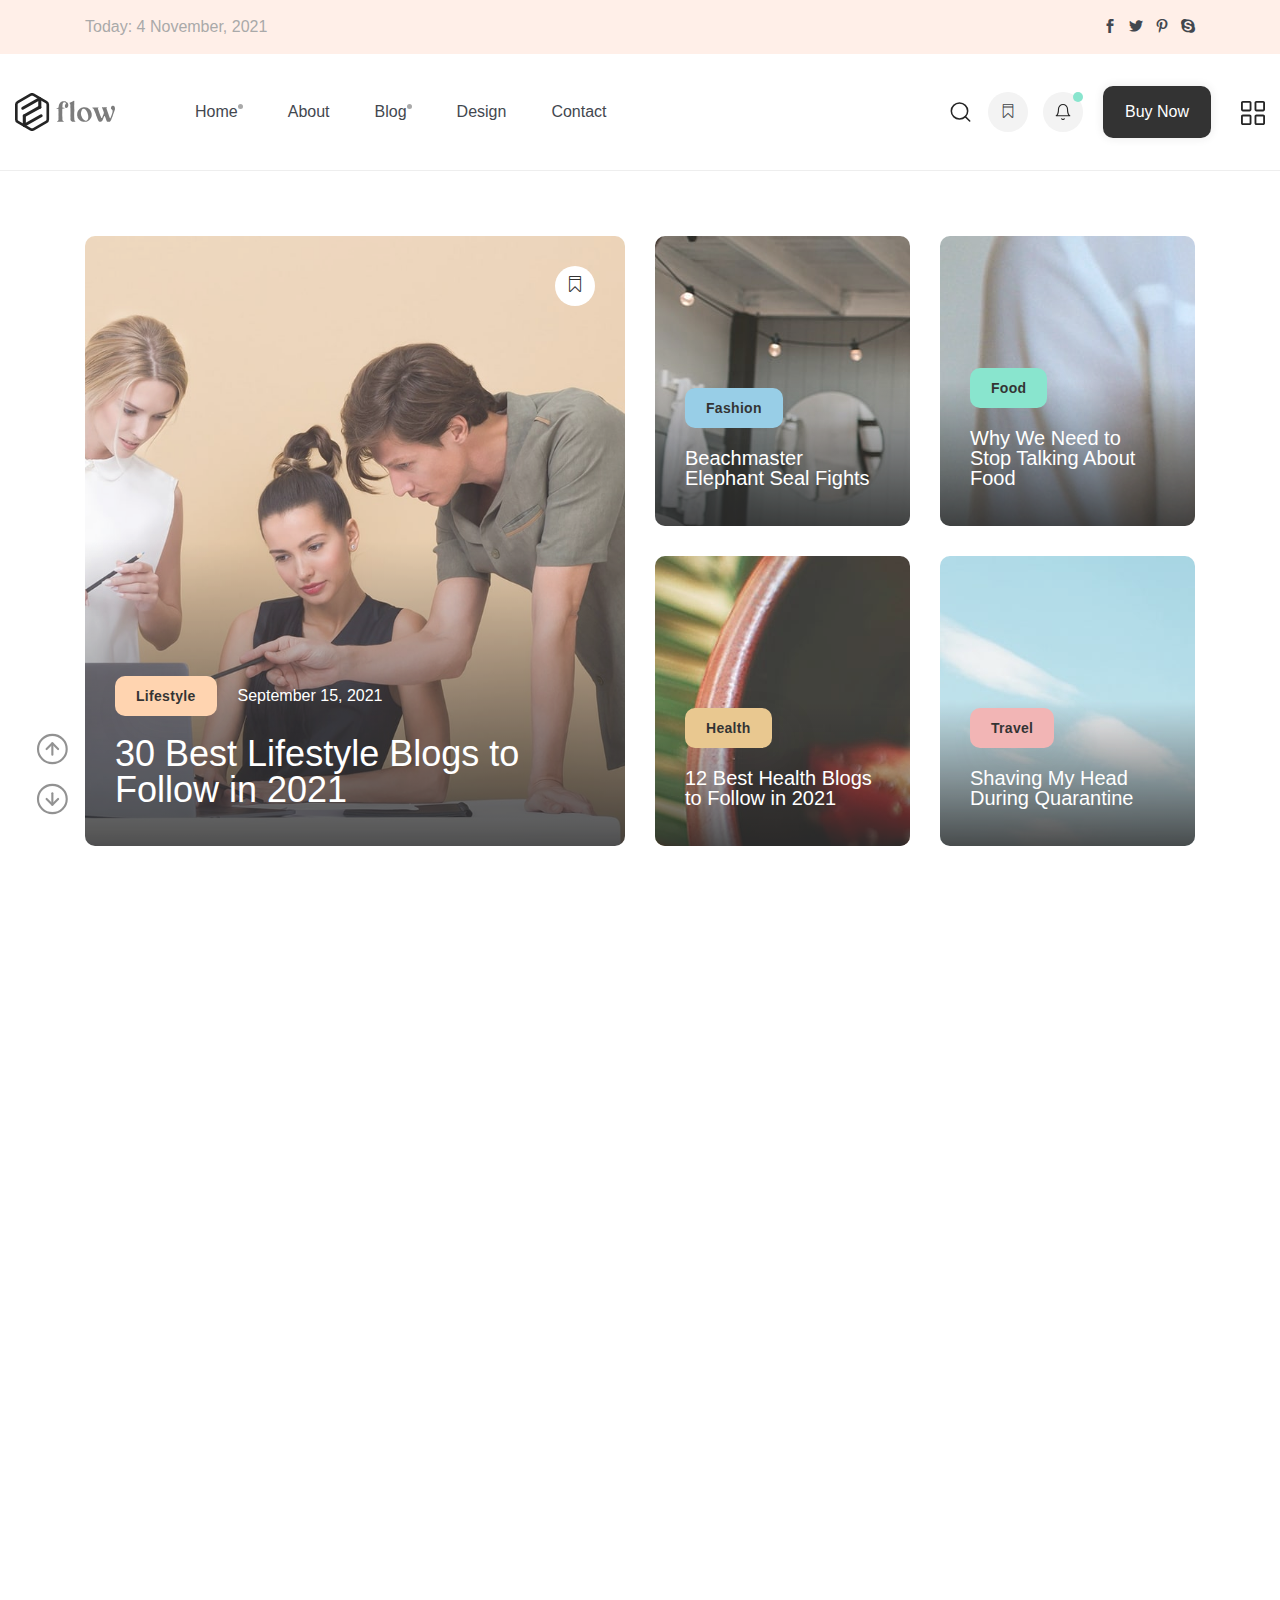
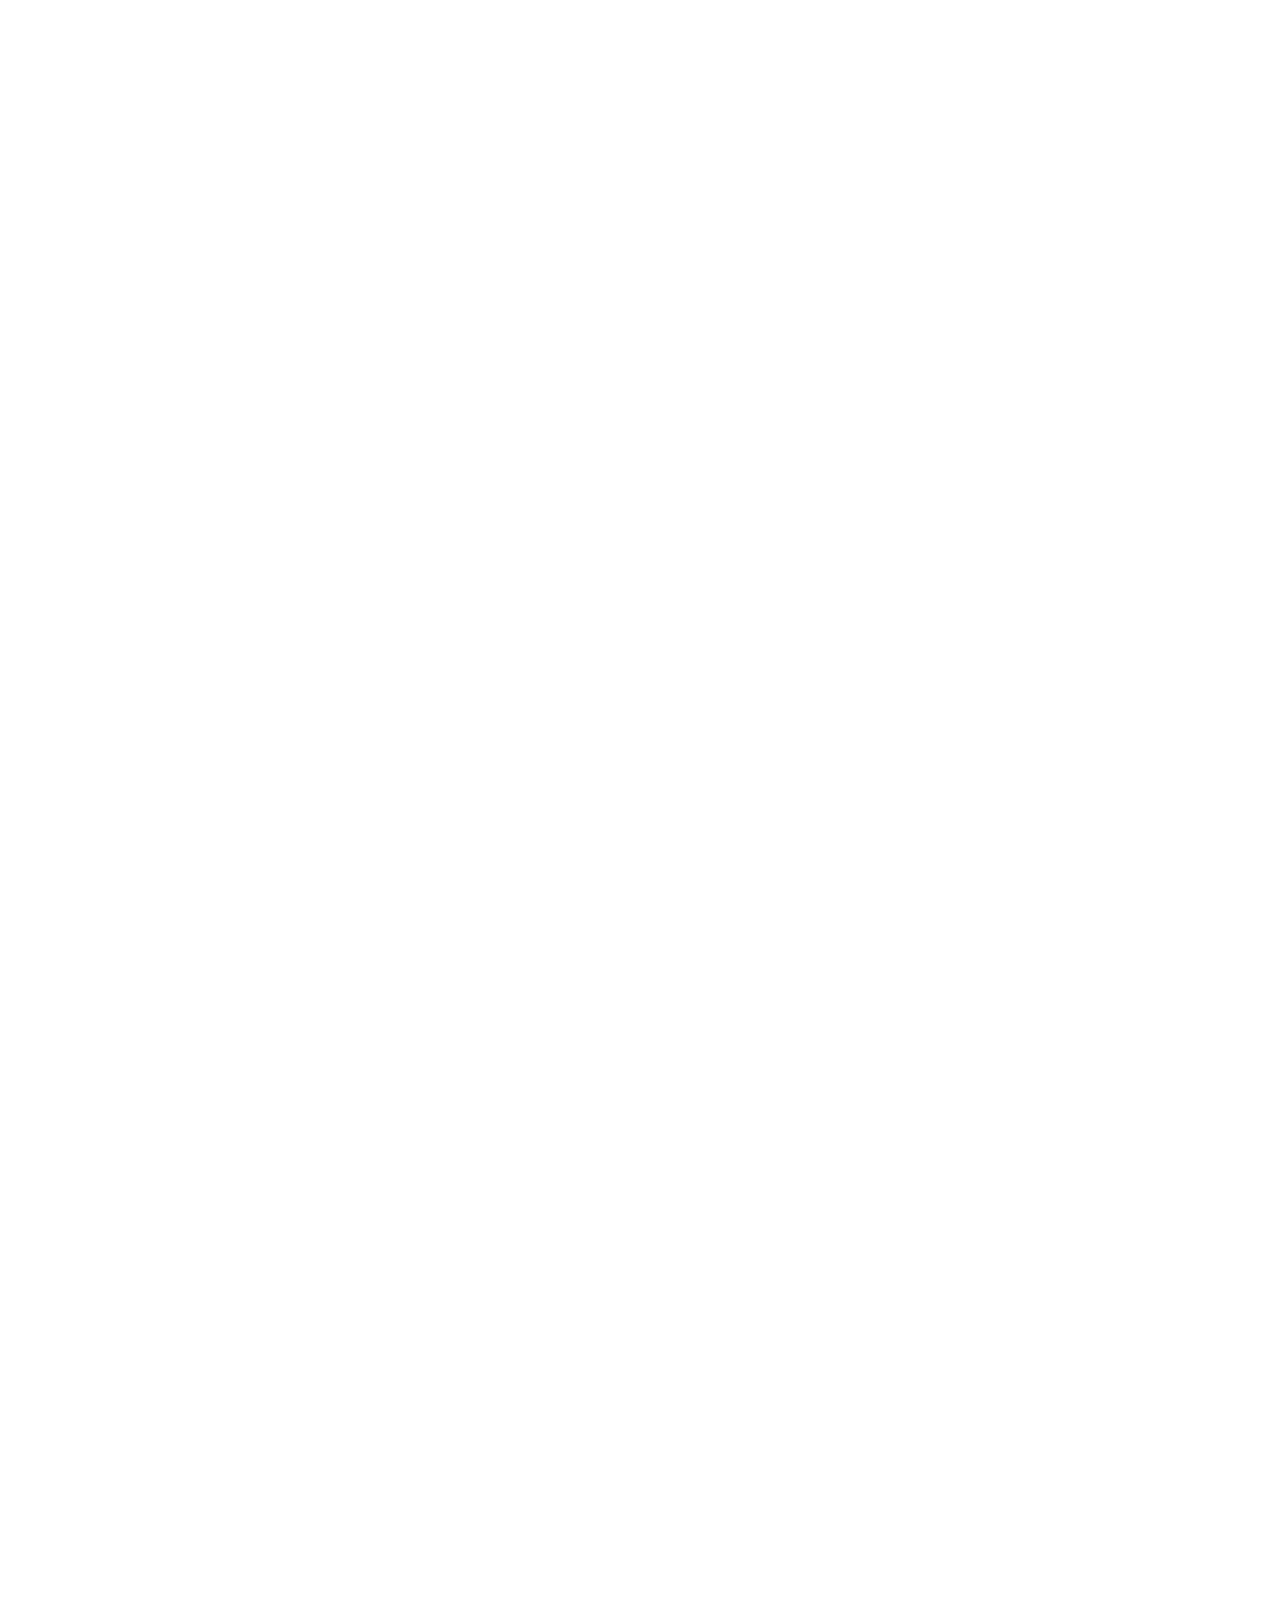
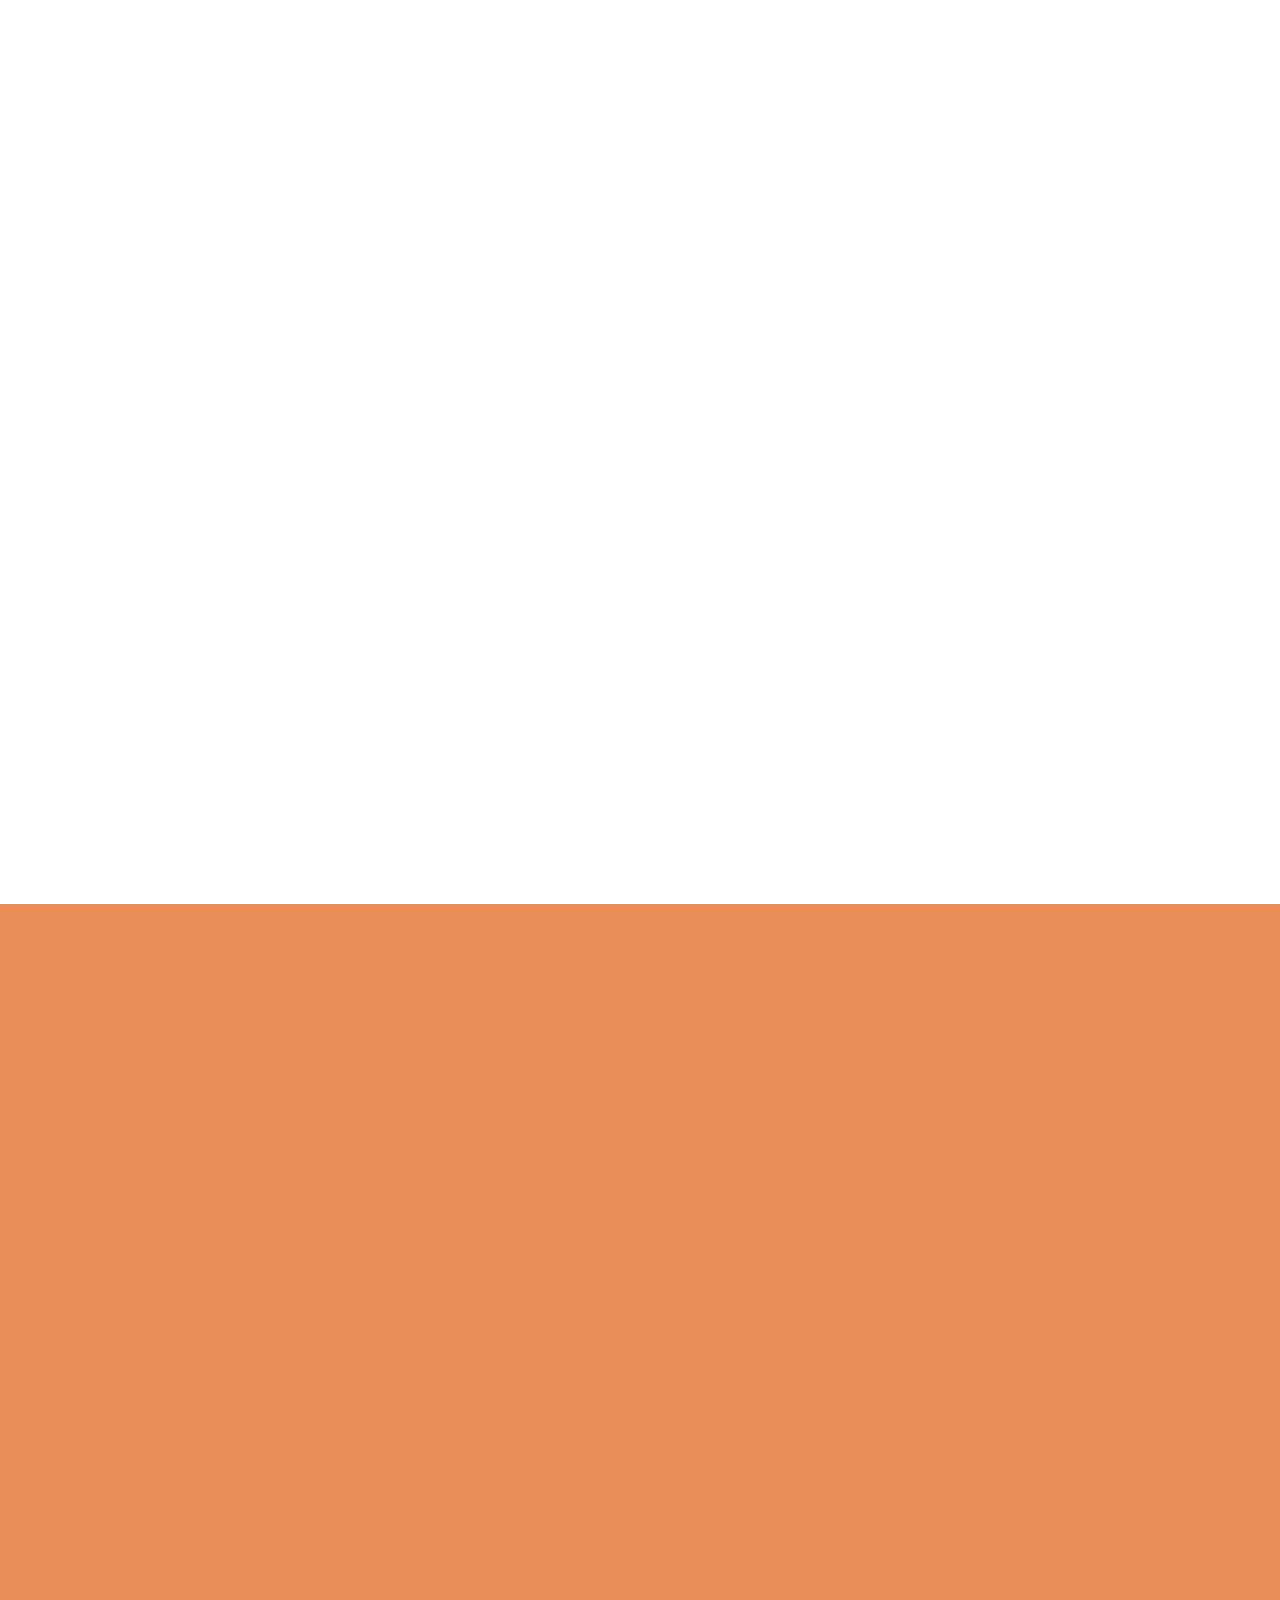
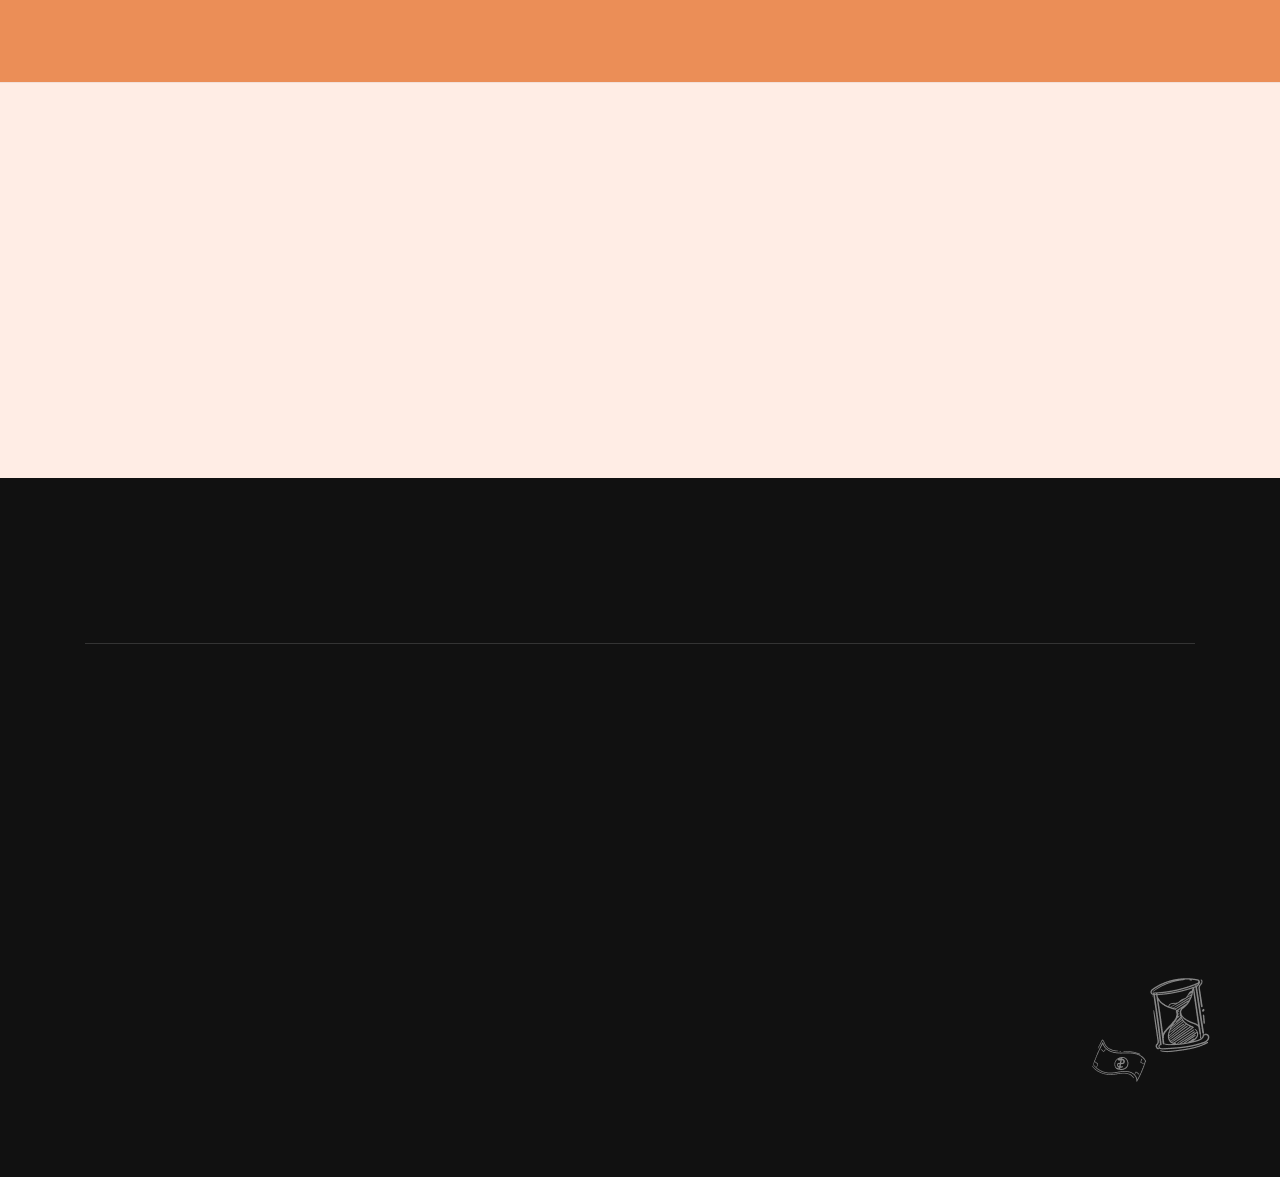
<file: _old/home-2.html>
<!DOCTYPE html>
<html class="no-js" lang="en">

<head>
    <meta charset="utf-8">
    <meta http-equiv="x-ua-compatible" content="ie=edge">
    <title>Flow - Personal Blog HTML Template</title>
    <meta name="description" content="">
    <meta name="viewport" content="width=device-width, initial-scale=1">
    <link rel="shortcut icon" type="image/x-icon" href="assets/imgs/theme/favicon.png">
    <!-- Template CSS  -->
    <link rel="stylesheet" href="assets/css/style.css">
    <link rel="stylesheet" href="assets/css/widgets.css">
    <link rel="stylesheet" href="assets/css/responsive.css">
</head>

<body class="home-page-2">
    <div class="scroll-progress bg-grey-900"></div>
    <!-- Start Preloader -->
    <div class="preloader text-center">
        <div class="loader"></div>
    </div>
    <!--Offcanvas sidebar-->
    <aside id="sidebar-wrapper" class="custom-scrollbar offcanvas-sidebar">
        <button class="off-canvas-close"><img class="svg-icon-24" src="assets/imgs/theme/svg/close.svg" alt=""></button>
        <div class="sidebar-inner">
            <div class="sidebar-widget widget-creative-menu">
                <ul>
                    <li><a href="category.html">Design<sup>235</sup></a></li>
                    <li><a href="category-big.html">Lifestyle<sup>186</sup></a></li>
                    <li><a href="category-grid.html">Travel Tips<sup>98</sup></a></li>
                    <li><a href="category-list.html">Healthy<sup>247</sup></a></li>
                </ul>
            </div>
            <div class="offcanvas-copyright mt-65">
                <h6 class="text-muted text-uppercase mb-20 font-heading text-white">Flow Magazine</h6>
                <p>
                    Lorem ipsum dolor sit amet, consectetur adipiscing elit. Odio suspendisse leo neque.
                </p>
                <p><strong class="color-black">Address</strong><br>
                    123 Main Street<br>
                    New York, NY 10001</p>
                <p><strong class="color-black">Phone</strong><br>
                    (+01) 234 567 89</p>
            </div>
        </div>
    </aside>
    <!-- Start Header -->
    <div class="topbar bg-brand-3 pt-15 pb-15 font-md">
        <div class="container">
            <div class="row">
                <div class="col-sm-6 align-self-center">
                    <span class="date text-muted">Today: 4 November, 2021</span>
                </div>
                <div class="col-sm-6 text-right align-self-center">
                    <ul class="social-network d-inline-block list-inline  mb-0 float-right">
                        <li class="list-inline-item"><a href="#" target="_blank" title="Facebook"><i class="elegant-icon social_facebook"></i></a></li>
                        <li class="list-inline-item"><a href="#" target="_blank" title="Tweet now"><i class="elegant-icon social_twitter"></i></a></li>
                        <li class="list-inline-item"><a href="#" target="_blank" title="Pin it"><i class="elegant-icon social_pinterest"></i></a></li>
                        <li class="list-inline-item"><a href="#" target="_blank" title="Pin it"><i class="elegant-icon social_skype"></i></a></li>
                    </ul>
                </div>
            </div>
        </div>
    </div>
    <!-- Start Header -->
    <header class="main-header header-sticky header-fluid">
        <div class="position-relative">
            <div class="container-fluid align-self-center">
                <div class="header-style-1 header-style-2">
                    <div class="logo">
                        <a href="index.html"><img src="assets/imgs/theme/logo.svg" alt=""></a>
                    </div>
                    <div class="main-nav d-none d-lg-block">
                        <nav>
                            <!--Desktop menu-->
                            <ul class="main-menu d-none d-lg-inline">
                                <li class="menu-item-has-children">
                                    <a href="index.html">Home</a>
                                    <ul class="sub-menu">
                                        <li><a href="index.html">Home default</a></li>
                                        <li><a href="home-2.html">Homepage 2</a></li>
                                        <li><a href="home-3.html">Homepage 3</a></li>
                                    </ul>
                                </li>
                                <li> <a href="page-about.html">About</a> </li>
                                <li class="menu-item-has-children">
                                    <a href="category.html">Blog</a>
                                    <ul class="sub-menu font-small">
                                        <li><a href="category-big.html">Categories Big</a></li>
                                        <li><a href="category-grid.html">Categories Grid</a></li>
                                        <li><a href="category-list.html">Categories List</a></li>
                                        <li><a href="category-list-2.html">Categories List 2</a></li>
                                    </ul>
                                </li>
                                <li> <a href="page-design.html">Design</a> </li>
                                <li> <a href="page-contact.html">Contact</a> </li>
                            </ul>
                            <!--Mobile menu-->
                            <ul id="mobile-menu" class="d-block d-lg-none text-muted">
                                <li class="menu-item-has-children">
                                    <a href="index.html">Home</a>
                                    <ul class="sub-menu font-small">
                                        <li><a href="index.html">Home default</a></li>
                                        <li><a href="home-2.html">Homepage 2</a></li>
                                        <li><a href="home-3.html">Homepage 3</a></li>
                                    </ul>
                                </li>
                                <li class="menu-item-has-children"><a href="#">Pages</a>
                                    <ul class="sub-menu font-small">
                                        <li><a href="page-about.html">About</a></li>
                                        <li><a href="page-contact.html">Contact</a></li>
                                        <li><a href="page-design.html">Typography</a></li>
                                        <li><a href="page-register.html">Register</a></li>
                                        <li><a href="page-login.html">Login</a></li>
                                        <li><a href="page-search.html">Search</a></li>
                                        <li><a href="page-author.html">Author</a></li>
                                        <li><a href="page-404.html">404 page</a></li>
                                    </ul>
                                </li>
                                <li class="menu-item-has-children"><a href="#">Category</a>
                                    <ul class="sub-menu font-small">
                                        <li><a href="category-list.html">List layout</a></li>
                                        <li><a href="category-grid.html">Grid layout</a></li>
                                        <li><a href="category-list-2.html">List 2 layout</a></li>
                                        <li><a href="category-big.html">Big layout</a></li>
                                    </ul>
                                </li>
                                <li class="menu-item-has-children"><a href="#">Single post</a>
                                    <ul class="sub-menu font-small">
                                        <li><a href="single.html">Default</a></li>
                                        <li><a href="single-2.html">Big image</a></li>
                                        <li><a href="single-3.html">Right sidebar</a></li>                                        
                                    </ul>
                                </li>
                            </ul>
                        </nav>
                    </div>
                    <!--end: main-nav-->
                    <div class="header-right d-none d-lg-block">
                        <button class="search-icon d-md-inline">
                            <img src="assets/imgs/theme/svg/search.svg" alt="">
                        </button>
                        <span class="notice-icon hover-up-3">
                            <i class="elegant-icon icon_ribbon_alt "></i>
                        </span>
                        <span class="notice-icon  hover-up-3 active">
                            <img src="assets/imgs/theme/svg/bell.svg" alt="">
                        </span>
                        <button class="btn btn-md bg-dark text-white ml-15 box-shadow d-none d-lg-inline"><a href="https://themeforest.net/item/flow-html-personal-blog-template/30381120">Buy Now</a></button>
                    </div>
                </div>
                <div class="mobile_menu d-lg-none d-block"></div>
            </div>
            <div class="off-canvas-toggle-cover d-inline-block">
                <div class="off-canvas-toggle hidden d-inline-block" id="off-canvas-toggle">
                    <img class="svg-icon-24" src="assets/imgs/theme/svg/menu.svg" alt="">
                </div>
            </div>
        </div>
    </header>
    <!--Start search form-->
    <div class="main-search-form bg-brand-4">
        <div class="container">
            <div class=" pt-50 pb-50 ">
                <div class="row mb-20">
                    <div class="col-12 align-self-center main-search-form-cover m-auto">
                        <p class="text-center"><span class="display-1">Search</span></p>
                        <form action="#" class="search-header">
                            <div class="input-group w-100">
                                <input type="text" class="form-control" placeholder="Search articles, places and people">
                                <div class="input-group-append">
                                    <button class="btn btn-search bg-white" type="submit">
                                        <img class="svg-icon-24" src="assets/imgs/theme/svg/search.svg" alt="">
                                    </button>
                                </div>
                            </div>
                        </form>
                    </div>
                </div>
                <div class="row mt-80 text-center">
                    <div class="col-12 font-small suggested-area">
                        <h5 class="suggested font-heading mb-20 text-grey-400"> <strong>Suggested keywords:</strong></h5>
                        <ul class="list-inline d-inline-block">
                            <li class="list-inline-item"><a href="category.html">Health</a></li>
                            <li class="list-inline-item"><a href="category.html">Travel tips</a></li>
                            <li class="list-inline-item"><a href="category.html">Lifestyle</a></li>
                            <li class="list-inline-item"><a href="category.html">Technology</a></li>
                            <li class="list-inline-item"><a href="category.html">Food</a></li>
                            <li class="list-inline-item"><a href="category.html">Books</a></li>
                            <li class="list-inline-item"><a href="category.html">Drink</a></li>
                            <li class="list-inline-item"><a href="category.html">Fashion</a></li>
                        </ul>
                    </div>
                </div>
            </div>
        </div>
    </div>
    <!-- Start Main content -->
    <main>
        <section class="featured-grid pt-65 pb-65">
            <div class="container">
                <div class="row">
                    <div class="col-lg-6">
                        <div class="position-relative mb-md-30">
                            <div class="carausel-post-1 hover-up border-radius-10 overflow-hidden transition-normal position-relative wow .img-fadeIn animated">
                                <div class="slide-fade-2">
                                    <div class="position-relative post-thumb">
                                        <div class="thumb-overlay position-relative" style="background-image: url(assets/imgs/news/news-13.jpg)">
                                            <a class="img-link" href="single.html"></a>
                                            <span class="top-right-icon bg-white"><i class="elegant-icon icon_ribbon_alt "></i></span>
                                            <div class="post-content-overlay text-white ml-30 mr-30 pb-30">
                                                <div class="post-meta-1 mb-20">
                                                    <a href="category.html" class="tag-category bg-brand-1 shadown-1 text-dark button-shadow hover-up-3" tabindex="0">Lifestyle</a>
                                                    <span class="post-date text-white font-md">September 15, 2021</span>
                                                </div>
                                                <h3 class="post-title">
                                                    <a class="text-white" href="single.html"> 30 Best Lifestyle Blogs to Follow in 2021</a>
                                                </h3>
                                            </div>
                                        </div>
                                    </div>
                                    <div class="position-relative post-thumb">
                                        <div class="thumb-overlay position-relative" style="background-image: url(assets/imgs/news/news-14.jpg)">
                                            <a class="img-link" href="single.html"></a>
                                            <span class="top-right-icon bg-white"><i class="elegant-icon icon_ribbon_alt "></i></span>
                                            <div class="post-content-overlay text-white ml-30 mr-30 pb-30">
                                                <div class="post-meta-1 mb-20">
                                                    <a href="category.html" class="tag-category bg-success shadown-1 text-dark button-shadow hover-up-3" tabindex="0">Home Decor</a>
                                                    <span class="post-date text-white font-md">August 15, 2021</span>
                                                </div>
                                                <h3 class="post-title">
                                                    <a class="text-white" href="single.html">9 Things I Love About Shaving My Head During Quarantine</a>
                                                </h3>
                                            </div>
                                        </div>
                                    </div>
                                </div>
                            </div>
                            <div class="slide-fade-arrow-cover-2"></div>
                        </div>
                    </div>
                    <div class="col-lg-6">
                        <div class="row">
                            <article class="col-lg-6 mb-30  mb-md-30">
                                <div class="position-relative post-thumb border-radius-10 overflow-hidden hover-up-3">
                                    <div class="thumb-overlay position-relative" style="background-image: url(assets/imgs/news/news-1.jpg)">
                                        <a class="img-link" href="single.html"></a>
                                        <div class="post-content-overlay text-white ml-30 mr-30 pb-30">
                                            <div class="post-meta-1 mb-20">
                                                <a href="category.html" class="tag-category bg-primary shadown-1 text-dark button-shadow hover-up-3" tabindex="0">Fashion</a>
                                            </div>
                                            <h5 class="post-title">
                                                <a class="text-white" href="single.html">Beachmaster Elephant Seal Fights</a>
                                            </h5>
                                        </div>
                                    </div>
                                </div>
                            </article>
                            <article class="col-lg-6  mb-md-30">
                                <div class="position-relative post-thumb border-radius-10 overflow-hidden hover-up-3">
                                    <div class="thumb-overlay position-relative" style="background-image: url(assets/imgs/news/news-2.jpg)">
                                        <a class="img-link" href="single.html"></a>
                                        <div class="post-content-overlay text-white ml-30 mr-30 pb-30">
                                            <div class="post-meta-1 mb-20">
                                                <a href="category.html" class="tag-category bg-success shadown-1 text-dark button-shadow hover-up-3" tabindex="0">Food</a>
                                            </div>
                                            <h5 class="post-title">
                                                <a class="text-white" href="single.html">Why We Need to Stop Talking About Food</a>
                                            </h5>
                                        </div>
                                    </div>
                                </div>
                            </article>
                            <article class="col-lg-6  mb-md-30">
                                <div class="position-relative post-thumb border-radius-10 overflow-hidden hover-up-3">
                                    <div class="thumb-overlay position-relative" style="background-image: url(assets/imgs/news/news-3.jpg)">
                                        <a class="img-link" href="single.html"></a>
                                        <div class="post-content-overlay text-white ml-30 mr-30 pb-30">
                                            <div class="post-meta-1 mb-20">
                                                <a href="category.html" class="tag-category bg-warning shadown-1 text-dark button-shadow hover-up-3" tabindex="0">Health</a>
                                            </div>
                                            <h5 class="post-title">
                                                <a class="text-white" href="single.html">12 Best Health Blogs to Follow in 2021</a>
                                            </h5>
                                        </div>
                                    </div>
                                </div>
                            </article>
                            <article class="col-lg-6">
                                <div class="position-relative post-thumb border-radius-10 overflow-hidden hover-up-3">
                                    <div class="thumb-overlay position-relative" style="background-image: url(assets/imgs/news/news-4.jpg)">
                                        <a class="img-link" href="single.html"></a>
                                        <div class="post-content-overlay text-white ml-30 mr-30 pb-30">
                                            <div class="post-meta-1 mb-20">
                                                <a href="category.html" class="tag-category bg-danger shadown-1 text-dark button-shadow hover-up-3" tabindex="0">Travel</a>
                                            </div>
                                            <h5 class="post-title">
                                                <a class="text-white" href="single.html">Shaving My Head During Quarantine</a>
                                            </h5>
                                        </div>
                                    </div>
                                </div>
                            </article>
                        </div>
                    </div>
                </div>
            </div>
        </section>
        <!--End: featured-2 -->
        <section class="recent-posts pb-65">
            <div class="container">
                <div class="row">
                    <div class="col-lg-8">
                        <div class="header-title mb-25">
                            <h3 class="font-heading mb-0 wow fadeIn animated">Recent Articles</h3>
                        </div>
                        <div class="loop-list loop-list-style-1  mb-md-30">
                            <article class="hover-up-3 border-radius-10 overflow-hidden wow fadeIn animated">
                                <div class="row">
                                    <div class="col-md-5">
                                        <div class="post-thumb position-relative" style="background-image: url(assets/imgs/news/thumb-3.jpg)">
                                            <a class="img-link" href="single.html"></a>
                                        </div>
                                    </div>
                                    <div class="col-md-7 align-self-center">
                                        <div class="post-content pr-30">
                                            <div class="post-meta-1 mb-20">
                                                <a href="category.html" class="tag-category bg-brand-1 shadown-1 text-dark button-shadow hover-up-3" tabindex="0">Fashion</a>
                                            </div>
                                            <h4 class="post-title mb-40">
                                                <a class="" href="single.html">Beachmaster Elephant Seal Fights achmaster Elephant</a>
                                            </h4>
                                            <div class="d-flex">
                                                <div class="post-meta-2 font-md d-flex w-70">
                                                    <a class="align-self-center" href="page-author.html" tabindex="0">
                                                        <img src="assets/imgs/authors/author.jpg" alt="">
                                                    </a>
                                                    <div class="mb-0">
                                                        <a href="page-author.html" tabindex="0"> <strong class="author-namge">Kate Adie</strong></a>
                                                        <p class="post-on font-sm text-grey-400 mb-0">5 minutes ago</p>
                                                    </div>
                                                </div>
                                                <div class="text-right post-list-icon align-self-center w-30">
                                                    <a><i class="elegant-icon icon_ribbon_alt "></i></a>
                                                    <a><i class="elegant-icon icon_heart_alt "></i></a>
                                                </div>
                                            </div>
                                        </div>
                                    </div>
                                </div>
                            </article>
                            <article class="hover-up-3 border-radius-10 overflow-hidden wow fadeIn animated">
                                <div class="row">
                                    <div class="col-md-5">
                                        <div class="post-thumb position-relative" style="background-image: url(assets/imgs/news/thumb-8.jpg)">
                                            <a class="img-link" href="single.html"></a>
                                        </div>
                                    </div>
                                    <div class="col-md-7 align-self-center">
                                        <div class="post-content pr-30">
                                            <div class="post-meta-1 mb-20">
                                                <a href="category.html" class="tag-category bg-success shadown-1 text-dark button-shadow hover-up-3" tabindex="0">Travel</a>
                                            </div>
                                            <h4 class="post-title mb-40">
                                                <a class="" href="single.html">After a Few Dates, They Traveled to the Other Side of the World</a>
                                            </h4>
                                            <div class="d-flex">
                                                <div class="post-meta-2 font-md d-flex w-70">
                                                    <a class="align-self-center" href="page-author.html" tabindex="0">
                                                        <img src="assets/imgs/authors/author-2.jpg" alt="">
                                                    </a>
                                                    <div class="mb-0">
                                                        <a href="page-author.html" tabindex="0"> <strong class="author-namge">Aten Joun</strong></a>
                                                        <p class="post-on font-sm text-grey-400 mb-0">12 minutes ago</p>
                                                    </div>
                                                </div>
                                                <div class="text-right post-list-icon align-self-center w-30">
                                                    <a><i class="elegant-icon icon_ribbon_alt "></i></a>
                                                    <a><i class="elegant-icon icon_heart_alt "></i></a>
                                                </div>
                                            </div>
                                        </div>
                                    </div>
                                </div>
                            </article>
                            <article class="hover-up-3 border-radius-10 overflow-hidden wow fadeIn animated">
                                <div class="row">
                                    <div class="col-md-5">
                                        <div class="post-thumb position-relative" style="background-image: url(assets/imgs/news/thumb-5.jpg)">
                                            <a class="img-link" href="single.html"></a>
                                        </div>
                                    </div>
                                    <div class="col-md-7 align-self-center">
                                        <div class="post-content pr-30">
                                            <div class="post-meta-1 mb-20">
                                                <a href="category.html" class="tag-category bg-primary shadown-1 text-dark button-shadow hover-up-3" tabindex="0">Health</a>
                                            </div>
                                            <h4 class="post-title mb-40">
                                                <a class="" href="single.html">Jessamyn Stanley's 5-Minute Yoga for Beginners</a>
                                            </h4>
                                            <div class="d-flex">
                                                <div class="post-meta-2 font-md d-flex w-70">
                                                    <a class="align-self-center" href="page-author.html" tabindex="0">
                                                        <img src="assets/imgs/authors/author-3.jpg" alt="">
                                                    </a>
                                                    <div class="mb-0">
                                                        <a href="page-author.html" tabindex="0"> <strong class="author-namge">J. Anna</strong></a>
                                                        <p class="post-on font-sm text-grey-400 mb-0">3 days ago</p>
                                                    </div>
                                                </div>
                                                <div class="text-right post-list-icon align-self-center w-30">
                                                    <a><i class="elegant-icon icon_ribbon_alt "></i></a>
                                                    <a><i class="elegant-icon icon_heart_alt "></i></a>
                                                </div>
                                            </div>
                                        </div>
                                    </div>
                                </div>
                            </article>
                            <article class="hover-up-3 border-radius-10 overflow-hidden wow fadeIn animated">
                                <div class="row">
                                    <div class="col-md-5">
                                        <div class="post-thumb position-relative" style="background-image: url(assets/imgs/news/thumb-6.jpg)">
                                            <a class="img-link" href="single.html"></a>
                                        </div>
                                    </div>
                                    <div class="col-md-7 align-self-center">
                                        <div class="post-content pr-30">
                                            <div class="post-meta-1 mb-20">
                                                <a href="category.html" class="tag-category bg-danger shadown-1 text-dark button-shadow hover-up-3" tabindex="0">Kitchen</a>
                                            </div>
                                            <h4 class="post-title mb-40">
                                                <a class="" href="single.html">How an MS Diagnosis Changed My Relationship With Food</a>
                                            </h4>
                                            <div class="d-flex">
                                                <div class="post-meta-2 font-md d-flex w-70">
                                                    <a class="align-self-center" href="page-author.html" tabindex="0">
                                                        <img src="assets/imgs/authors/author-4.jpg" alt="">
                                                    </a>
                                                    <div class="mb-0">
                                                        <a href="page-author.html" tabindex="0"> <strong class="author-namge">Kasumi</strong></a>
                                                        <p class="post-on font-sm text-grey-400 mb-0">September 19, 2021</p>
                                                    </div>
                                                </div>
                                                <div class="text-right post-list-icon align-self-center w-30">
                                                    <a><i class="elegant-icon icon_ribbon_alt "></i></a>
                                                    <a><i class="elegant-icon icon_heart_alt "></i></a>
                                                </div>
                                            </div>
                                        </div>
                                    </div>
                                </div>
                            </article>
                        </div>
                    </div>
                    <div class="col-lg-4 primary-sidebar sticky-sidebar">
                        <div class="widget-area">
                            <div class="sidebar-widget widget-latest-posts mb-50 wow fadeIn animated">
                                <div class="widget-header-1 position-relative mb-30">
                                    <h5 class="mt-5 mb-30 font-heading">Most popular</h5>
                                </div>
                                <div class="post-block-list post-module-1">
                                    <ul class="list-post">
                                        <li class="wow fadeIn animated">
                                            <div class="d-flex latest-small-thumb">
                                                <div class="post-thumb d-flex mr-15 border-radius-10 img-hover-scale overflow-hidden">
                                                    <a class="color-white" href="single.html" tabindex="0">
                                                        <img src="assets/imgs/news/thumb-11.jpg" alt="">
                                                    </a>
                                                </div>
                                                <div class="post-content media-body align-self-center">
                                                    <h5 class="post-title mb-15 text-limit-3-row font-medium">
                                                        <a href="single.html" tabindex="0">9 Things I Love About Shaving My Head During Quarantine</a>
                                                    </h5>
                                                    <div class="entry-meta meta-1 float-left font-sm">
                                                        <span class="post-on has-dot">September 15, 2021</span>
                                                    </div>
                                                </div>
                                            </div>
                                        </li>
                                        <li class="wow fadeIn animated">
                                            <div class="d-flex latest-small-thumb">
                                                <div class="post-thumb d-flex mr-15 border-radius-10 img-hover-scale overflow-hidden">
                                                    <a class="color-white" href="single.html" tabindex="0">
                                                        <img src="assets/imgs/news/thumb-12.jpg" alt="">
                                                    </a>
                                                </div>
                                                <div class="post-content media-body align-self-center">
                                                    <h5 class="post-title mb-15 text-limit-3-row font-medium">
                                                        <a href="single.html" tabindex="0">Where to Score the Best Travel Deals on Cyber Monday</a>
                                                    </h5>
                                                    <div class="entry-meta meta-1 float-left font-sm">
                                                        <span class="post-on has-dot">November 12, 2021</span>
                                                    </div>
                                                </div>
                                            </div>
                                        </li>
                                        <li class="wow fadeIn animated">
                                            <div class="d-flex latest-small-thumb">
                                                <div class="post-thumb d-flex mr-15 border-radius-10 img-hover-scale overflow-hidden">
                                                    <a class="color-white" href="single.html" tabindex="0">
                                                        <img src="assets/imgs/news/thumb-13.jpg" alt="">
                                                    </a>
                                                </div>
                                                <div class="post-content media-body align-self-center">
                                                    <h5 class="post-title mb-15 text-limit-3-row font-medium">
                                                        <a href="single.html" tabindex="0">5 Kinds of Food-Shamers You Will Encounter (and How to Deal)</a>
                                                    </h5>
                                                    <div class="entry-meta meta-1 float-left font-sm">
                                                        <span class="post-on has-dot">April 10, 2021</span>
                                                    </div>
                                                </div>
                                            </div>
                                        </li>
                                        <li class="wow fadeIn animated">
                                            <div class="d-flex latest-small-thumb">
                                                <div class="post-thumb d-flex mr-15 border-radius-10 img-hover-scale overflow-hidden">
                                                    <a class="color-white" href="single.html" tabindex="0">
                                                        <img src="assets/imgs/news/thumb-4.jpg" alt="">
                                                    </a>
                                                </div>
                                                <div class="post-content media-body align-self-center">
                                                    <h5 class="post-title mb-15 text-limit-3-row font-medium">
                                                        <a href="single.html" tabindex="0">12 Best Books to Read at the Beach (or Anywhere) This Summer</a>
                                                    </h5>
                                                    <div class="entry-meta meta-1 float-left font-sm">
                                                        <span class="post-on has-dot">June 15, 2021</span>
                                                    </div>
                                                </div>
                                            </div>
                                        </li>
                                    </ul>
                                </div>
                            </div>
                            <div class="sidebar-widget widget_instagram wow fadeIn animated">
                                <div class="widget-header-1 position-relative mb-30">
                                    <h5 class="mt-5 mb-30 font-heading">Gallery</h5>
                                </div>
                                <div class="instagram-gellay">
                                    <ul class="insta-feed">
                                        <li>
                                            <a href="assets/imgs/thumbnail-3.jpg" class="play-video" data-animate="zoomIn" data-duration="1.5s" data-delay="0.1s"><img class="border-radius-10" src="assets/imgs/news/thumb-1.jpg" alt=""></a>
                                        </li>
                                        <li>
                                            <a href="assets/imgs/thumbnail-4.jpg" class="play-video" data-animate="zoomIn" data-duration="1.5s" data-delay="0.1s"><img class="border-radius-10" src="assets/imgs/news/thumb-2.jpg" alt=""></a>
                                        </li>
                                        <li>
                                            <a href="assets/imgs/thumbnail-5.jpg" class="play-video" data-animate="zoomIn" data-duration="1.5s" data-delay="0.1s"><img class="border-radius-10" src="assets/imgs/news/thumb-3.jpg" alt=""></a>
                                        </li>
                                        <li>
                                            <a href="assets/imgs/thumbnail-3.jpg" class="play-video" data-animate="zoomIn" data-duration="1.5s" data-delay="0.1s"><img class="border-radius-10" src="assets/imgs/news/thumb-4.jpg" alt=""></a>
                                        </li>
                                        <li>
                                            <a href="assets/imgs/thumbnail-4.jpg" class="play-video" data-animate="zoomIn" data-duration="1.5s" data-delay="0.1s"><img class="border-radius-10" src="assets/imgs/news/thumb-5.jpg" alt=""></a>
                                        </li>
                                        <li>
                                            <a href="assets/imgs/thumbnail-5.jpg" class="play-video" data-animate="zoomIn" data-duration="1.5s" data-delay="0.1s"><img class="border-radius-10" src="assets/imgs/news/thumb-6.jpg" alt=""></a>
                                        </li>
                                    </ul>
                                </div>
                            </div>
                        </div>
                    </div>
                </div>
            </div>
        </section>
        <section class="pb-65">
            <div class="container">
                <h3 class="mb-65 font-heading wow fadeIn animated">Editor's picked</h3>
                <div class="position-relative wow fadeIn animated mb-65">
                    <div class="slide-fade slide-fade-inner bg-brand-4 border-radius-10 p-65 p-sm-25">
                        <div class="slide-fade-item">
                            <div class="row">
                                <div class="col-lg-6 col-md-12">
                                    <div class="post-meta-1 mb-20 mt-50">
                                        <a href="category.html" class="tag-category bg-brand-1 shadown-1 text-dark button-shadow hover-up-3">Lifestyle</a>
                                        <span class="post-date text-muted font-md">September 15, 2021</span>
                                    </div>
                                    <h2 class="post-title mb-30 fw-700">
                                        <a href="single.html">
                                            The 28 Best Skincare Products of 2021
                                        </a>
                                    </h2>
                                    <div class="post-excerpt text-grey-400 mb-30">
                                        Tempus ultricies augue luctus et ut suscipit. Morbi arcu, ultrices purus dolor erat bibendum sapien metus. Sit mi, pharetra, morbi arcu id. Pellentesque dapibus nibh augue senectus. Ad pri docendi aliquando, per an minim novum fuisset, eam doctus accumsan ad. Id veritus tibique per
                                    </div>
                                </div>
                                <div class="col-lg-6 col-md-12">
                                    <figure class="position-relative">
                                        <img class="border-radius-10 post-thumb" src="assets/imgs/news/news-17.jpg" alt="flow">
                                    </figure>
                                </div>
                            </div>
                        </div>
                        <div class="slide-fade-item">
                            <div class="row">
                                <div class="col-lg-6">
                                    <div class="post-meta-1 mb-20 mt-50">
                                        <a href="category.html" class="tag-category bg-warning shadown-1 text-dark button-shadow hover-up-3">Beauty</a>
                                        <span class="post-date text-muted font-md">September 15, 2021</span>
                                    </div>
                                    <h2 class="post-title mb-30 fw-700">
                                        <a href="single.html">
                                            Rice Water for Hair Growth: Does It Actually Work?
                                        </a>
                                    </h2>
                                    <div class="post-excerpt text-grey-400 mb-30">
                                        Qualisque persecuti eu vis. Et his eruditi fastidii gloriatur. In nec aliquam lobortis definitionem, aeterno qualisque appellantur ea sea
                                    </div>
                                </div>
                                <div class="col-lg-6">
                                    <figure class="position-relative">
                                        <img class="border-radius-10 post-thumb" src="assets/imgs/news/news-18.jpg" alt="flow">
                                    </figure>
                                </div>
                            </div>
                        </div>
                        <div class="slide-fade-item">
                            <div class="row">
                                <div class="col-lg-6">
                                    <div class="post-meta-1 mb-20 mt-50">
                                        <a href="category.html" class="tag-category bg-primary shadown-1 text-dark button-shadow hover-up-3">Music</a>
                                        <span class="post-date text-muted font-md">September 15, 2021</span>
                                    </div>
                                    <h2 class="post-title mb-30 fw-700">
                                        <a href="single.html">
                                            5 Science-Backed Reasons Why Music is Good for You
                                        </a>
                                    </h2>
                                    <div class="post-excerpt text-grey-400 mb-30">
                                        An vis natum detracto nominati, ei mundi animal definitionem his, saepe indoctum pericula an sea. Vix ut admodum nostrum fastidii.
                                    </div>
                                </div>
                                <div class="col-lg-6">
                                    <figure class="position-relative">
                                        <img class="border-radius-10 post-thumb" src="assets/imgs/news/news-19.jpg" alt="flow">
                                    </figure>
                                </div>
                            </div>
                        </div>
                    </div>
                    <div class="slide-fade-arrow-cover"></div>
                </div>
                <div class="row wow fadeIn animated">
                    <div class="col-lg-4 mb-md-30">
                        <div class="d-flex latest-small-thumb">
                            <div class="post-thumb d-flex mr-15 border-radius-10 img-hover-scale overflow-hidden">
                                <a class="color-white" href="single.html" tabindex="0">
                                    <img src="assets/imgs/news/thumb-11.jpg" alt="">
                                </a>
                            </div>
                            <div class="post-content media-body align-self-center">
                                <h5 class="post-title mb-15 text-limit-3-row font-medium">
                                    <a href="single.html" tabindex="0">12 Best Books to Read at the Beach (or Anywhere) This Summer</a>
                                </h5>
                                <div class="entry-meta meta-1 float-left font-sm">
                                    <span class="post-on has-dot">September 15, 2021</span>
                                </div>
                            </div>
                        </div>
                    </div>
                    <div class="col-lg-4 mb-md-30">
                        <div class="d-flex latest-small-thumb">
                            <div class="post-thumb d-flex mr-15 border-radius-10 img-hover-scale overflow-hidden">
                                <a class="color-white" href="single.html" tabindex="0">
                                    <img src="assets/imgs/news/thumb-12.jpg" alt="">
                                </a>
                            </div>
                            <div class="post-content media-body align-self-center">
                                <h5 class="post-title mb-15 text-limit-3-row font-medium">
                                    <a href="single.html" tabindex="0">9 Things I Love About Shaving My Head During Quarantine</a>
                                </h5>
                                <div class="entry-meta meta-1 float-left font-sm">
                                    <span class="post-on has-dot">August 5, 2021</span>
                                </div>
                            </div>
                        </div>
                    </div>
                    <div class="col-lg-4 mb-md-30">
                        <div class="d-flex latest-small-thumb">
                            <div class="post-thumb d-flex mr-15 border-radius-10 img-hover-scale overflow-hidden">
                                <a class="color-white" href="single.html" tabindex="0">
                                    <img src="assets/imgs/news/thumb-13.jpg" alt="">
                                </a>
                            </div>
                            <div class="post-content media-body align-self-center">
                                <h5 class="post-title mb-15 text-limit-3-row font-medium">
                                    <a href="single.html" tabindex="0">Rice Water for Hair Growth: Does It Actually Work?</a>
                                </h5>
                                <div class="entry-meta meta-1 float-left font-sm">
                                    <span class="post-on has-dot">January 14, 2021</span>
                                </div>
                            </div>
                        </div>
                    </div>
                </div>
            </div>
        </section>
        <section class="trending pb-65 position-relative">
            <div class="container">
                <div class="header-title mb-65">
                    <h3 class="font-heading mb-0 wow fadeIn  animated">Recent Articles</h3>
                    <span class="sub-header-title text-grey-400 wow fadeIn  animated">Don't miss new trend</span>
                </div>
                <div class="row">
                    <article class="col-md-6 mb-40 wow fadeIn animated">
                        <div class="post-card-1 border-radius-10 hover-up">
                            <div class="post-thumb thumb-overlay img-hover-slide position-relative" style="background-image: url(assets/imgs/news/news-1.jpg)">
                                <a class="img-link" href="single.html"></a>
                                <div class="post-meta-1 mb-20">
                                    <a href="category.html" class="tag-category bg-brand-1 shadown-1 text-dark button-shadow hover-up-3">Lifestyle</a>
                                </div>
                            </div>
                            <div class="post-content p-30">
                                <div class="post-card-content">
                                    <div class="entry-meta meta-1 float-left font-md mb-10">
                                        <span class="post-on has-dot">27 August</span>
                                    </div>
                                    <h4 class="post-title mb-30">
                                        <a href="single.html">After a Few Dates, They Traveled to the Other Side of the World</a>
                                    </h4>
                                    <div class="post-meta-2 font-md d-flext">
                                        <a href="page-author.html" tabindex="0">
                                            <img src="assets/imgs/authors/author.jpg" alt="">
                                            <span class="author-namge">Kate Adie</span>
                                        </a>
                                        <span class="time-to-read has-dot">6 mins to read</span>
                                    </div>
                                </div>
                            </div>
                        </div>
                    </article>
                    <article class="col-md-6 mb-40 wow fadeIn animated">
                        <div class="post-card-1 border-radius-10 hover-up">
                            <div class="post-thumb thumb-overlay img-hover-slide position-relative" style="background-image: url(assets/imgs/news/news-2.jpg)">
                                <a class="img-link" href="single.html"></a>
                                <div class="post-meta-1 mb-20">
                                    <a href="category.html" class="tag-category bg-primary shadown-1 text-dark button-shadow hover-up-3">Healthy</a>
                                </div>
                            </div>
                            <div class="post-content p-30">
                                <div class="post-card-content">
                                    <div class="entry-meta meta-1 float-left font-md mb-10">
                                        <span class="post-on has-dot">28 August</span>
                                    </div>
                                    <h4 class="post-title mb-30">
                                        <a href="single.html">Jessamyn Stanley's 5-Minute Yoga for Beginners</a>
                                    </h4>
                                    <div class="post-meta-2 font-md d-flext">
                                        <a href="page-author.html" tabindex="0">
                                            <img src="assets/imgs/authors/author-2.jpg" alt="">
                                            <span class="author-namge">Kate Adie</span>
                                        </a>
                                        <span class="time-to-read has-dot">6 mins to read</span>
                                    </div>
                                </div>
                            </div>
                        </div>
                    </article>
                    <article class="col-md-6 mb-40 wow fadeIn animated">
                        <div class="post-card-1 border-radius-10 hover-up">
                            <div class="post-thumb thumb-overlay img-hover-slide position-relative" style="background-image: url(assets/imgs/news/news-3.jpg)">
                                <a class="img-link" href="single.html"></a>
                                <div class="post-meta-1 mb-20">
                                    <a href="category.html" class="tag-category bg-warning shadown-1 text-dark button-shadow hover-up-3">Food</a>
                                </div>
                            </div>
                            <div class="post-content p-30">
                                <div class="post-card-content">
                                    <div class="entry-meta meta-1 float-left font-md mb-10">
                                        <span class="post-on has-dot">02 September</span>
                                    </div>
                                    <h4 class="post-title mb-30">
                                        <a href="single.html">How an MS Diagnosis Changed My Relationship With Food </a>
                                    </h4>
                                    <div class="post-meta-2 font-md d-flext">
                                        <a href="page-author.html" tabindex="0">
                                            <img src="assets/imgs/authors/author-3.jpg" alt="">
                                            <span class="author-namge">Kate Adie</span>
                                        </a>
                                        <span class="time-to-read has-dot">6 mins to read</span>
                                    </div>
                                </div>
                            </div>
                        </div>
                    </article>
                    <article class="col-md-6 mb-40 wow fadeIn animated">
                        <div class="post-card-1 border-radius-10 hover-up">
                            <div class="post-thumb thumb-overlay img-hover-slide position-relative" style="background-image: url(assets/imgs/news/news-4.jpg)">
                                <a class="img-link" href="single.html"></a>
                                <div class="post-meta-1 mb-20">
                                    <a href="category.html" class="tag-category bg-success shadown-1 text-dark button-shadow hover-up-3">Travel Tips</a>
                                </div>
                            </div>
                            <div class="post-content p-30">
                                <div class="post-card-content">
                                    <div class="entry-meta meta-1 float-left font-md mb-10">
                                        <span class="post-on has-dot">05 September</span>
                                    </div>
                                    <h4 class="post-title mb-30">
                                        <a href="single.html">Where to Score the Best Travel Deals on Cyber Monday </a>
                                    </h4>
                                    <div class="post-meta-2 font-md d-flext">
                                        <a href="page-author.html" tabindex="0">
                                            <img src="assets/imgs/authors/author-4.jpg" alt="">
                                            <span class="author-namge">Kate Adie</span>
                                        </a>
                                        <span class="time-to-read has-dot">6 mins to read</span>
                                    </div>
                                </div>
                            </div>
                        </div>
                    </article>
                </div>
            </div>
        </section>
        <section class="instargram bg-brand-4">
            <div class="container">
                <div class="header-title-2 text-center mb-65">
                    <h4 class="mb-0 text-grey-400 wow fadeIn animated">
                        <img src="assets/imgs/theme/svg/instagram.svg" alt="">
                        <span>Follow Us</span>
                    </h4>
                    <h3 class="font-heading wow fadeIn animated">on Instagram</h3>
                </div>
                <div class="position-relative wow fadeIn animated">
                    <div class="carausel-3-columns">
                        <div class="post-card-1 instagram-card border-radius-10 hover-up p-30">
                            <figure class="mb-30 img-hover-scale overflow-hidden border-radius-10">
                                <img class="border-radius-10" src="assets/imgs/news/news-12.jpg" alt="">
                            </figure>
                            <div class="post-meta-2 font-md d-flex">
                                <a class="align-self-center" href="page-author.html">
                                    <img src="assets/imgs/authors/author.jpg" alt="">
                                </a>
                                <div class="mb-0">
                                    <a href="page-author.html"> <strong class="author-namge">Kate Adie</strong></a>
                                    <p class="post-on font-sm text-grey-400 mb-0">3 minutes ago</p>
                                </div>
                            </div>
                        </div>
                        <div class="post-card-1 instagram-card border-radius-10 hover-up p-30">
                            <figure class="mb-30 img-hover-scale overflow-hidden border-radius-10">
                                <img class="border-radius-10" src="assets/imgs/news/news-13.jpg" alt="">
                            </figure>
                            <div class="post-meta-2 font-md d-flex">
                                <a class="align-self-center" href="page-author.html">
                                    <img src="assets/imgs/authors/author.jpg" alt="">
                                </a>
                                <div class="mb-0">
                                    <a href="page-author.html"> <strong class="author-namge">Kate Adie</strong></a>
                                    <p class="post-on font-sm text-grey-400 mb-0">3 minutes ago</p>
                                </div>
                            </div>
                        </div>
                        <div class="post-card-1 instagram-card border-radius-10 hover-up p-30">
                            <figure class="mb-30 img-hover-scale overflow-hidden border-radius-10">
                                <img class="border-radius-10" src="assets/imgs/news/news-14.jpg" alt="">
                            </figure>
                            <div class="post-meta-2 font-md d-flex">
                                <a class="align-self-center" href="page-author.html">
                                    <img src="assets/imgs/authors/author.jpg" alt="">
                                </a>
                                <div class="mb-0">
                                    <a href="page-author.html"> <strong class="author-namge">Kate Adie</strong></a>
                                    <p class="post-on font-sm text-grey-400 mb-0">3 minutes ago</p>
                                </div>
                            </div>
                        </div>
                        <div class="post-card-1 instagram-card border-radius-10 hover-up p-30">
                            <figure class="mb-30 img-hover-scale overflow-hidden border-radius-10">
                                <img class="border-radius-10" src="assets/imgs/news/news-11.jpg" alt="">
                            </figure>
                            <div class="post-meta-2 font-md d-flex">
                                <a class="align-self-center" href="page-author.html">
                                    <img src="assets/imgs/authors/author.jpg" alt="">
                                </a>
                                <div class="mb-0">
                                    <a href="page-author.html"> <strong class="author-namge">Kate Adie</strong></a>
                                    <p class="post-on font-sm text-grey-400 mb-0">3 minutes ago</p>
                                </div>
                            </div>
                        </div>
                    </div>
                    <div class="carausel-3-columns-arrow-cover mt-30"></div>
                </div>
            </div>
        </section>
        <section class="newsletter bg-brand-3 pt-100 pb-100">
            <div class="container">
                <div class="position-relative">
                    <div class="row">
                        <div class="col-lg-8">
                            <div class="header-title-2 mb-65">
                                <h4 class="mb-0 text-grey-400 wow fadeIn animated">
                                    <img src="assets/imgs/theme/svg/send.svg" alt="">
                                    <span>Subscribe</span>
                                </h4>
                                <h3 class="font-heading wow fadeIn animated">to Our Newsletter</h3>
                            </div>
                            <form class="form-subcriber mt-30 d-flex wow fadeIn animated">
                                <input type="email" class="form-control bg-white font-small" placeholder="Enter your email">
                                <button class="btn bg-dark text-white" type="submit">Subscribe</button>
                            </form>
                        </div>
                    </div>
                    <img src="assets/imgs/theme/sketch-1.png" alt="" class="sketch-1 wow fadeIn animated">
                </div>
            </div>
        </section>
    </main>
    <!-- End Main content -->
    <!--end site-bottom-->
    <!-- Footer Start-->
    <footer class="pt-65 bg-dark">
        <div class="container">
            <div class="row mb-65">
                <div class="col-md-6">
                    <div class="logo wow fadeIn animated">
                        <a href="index.html"> <img src="assets/imgs/theme/logo-white.svg" alt=""></a>
                    </div>
                </div>
                <div class="col-md-6">
                    <div class="d-flex text-right text-sm-left align-self-center justify-content-end wow fadeIn animated">
                        <h5 class="mr-15 text-white mb-0 align-self-center">All you need to build new site</h5>
                        <button class="btn btn-lg bg-brand-1">Download Now</button>
                    </div>
                </div>
                <div class="col-12">
                    <div class="bottom-line mt-40"></div>
                </div>
            </div>
            <div class="row bottom-area-2">
                <div class="col-lg-4 col-md-6">
                    <div class="sidebar-widget widget-about wow fadeIn animated mb-30">
                        <div class="widget-header-2 position-relative mb-30">
                            <h5 class="mt-5 mb-30">About</h5>
                        </div>
                        <div class="textwidget">
                            <p>
                                Lorem ipsum dolor sit amet, consectetur adipiscing elit. Odio suspendisse leo neque iaculis molestie sagittis maecenas aenean eget molestie sagittis.
                            </p>
                            <p><strong class="color-black">Address</strong><br>
                                123 Main Street<br>
                                New York, NY 10001</p>
                            <p><strong class="color-black">Phone</strong><br>
                                (+01) 234 567 89</p>
                        </div>
                    </div>
                </div>
                <div class="col-lg-3 col-md-6">
                    <div class="sidebar-widget widget_categories wow fadeIn animated mb-30" data-wow-delay="0.1s">
                        <div class="widget-header-2 position-relative mb-30">
                            <h5 class="mt-5 mb-30">Quick link</h5>
                        </div>
                        <ul class="font-small">
                            <li class="cat-item cat-item-2"><a href="#">About me</a></li>
                            <li class="cat-item cat-item-4"><a href="#">Help & Support</a></li>
                            <li class="cat-item cat-item-5"><a href="#">Licensing Policy</a></li>
                            <li class="cat-item cat-item-6"><a href="#">Refund Policy</a></li>
                            <li class="cat-item cat-item-7"><a href="#">Hire me</a></li>
                            <li class="cat-item cat-item-7"><a href="#">Contact</a></li>
                        </ul>
                    </div>
                </div>
                <div class="col-lg-3 col-md-6">
                    <div class="sidebar-widget widget_tagcloud wow fadeIn animated mb-30" data-wow-delay="0.2s">
                        <div class="widget-header-2 position-relative mb-30">
                            <h5 class="mt-5 mb-30">Tagcloud</h5>
                        </div>
                        <div class="tagcloud mt-50">
                            <a class="tag-cloud-link" href="category.html">beautiful</a>
                            <a class="tag-cloud-link" href="category.html">New York</a>
                            <a class="tag-cloud-link" href="category.html">droll</a>
                            <a class="tag-cloud-link" href="category.html">intimate</a>
                            <a class="tag-cloud-link" href="category.html">loving</a>
                            <a class="tag-cloud-link" href="category.html">travel</a>
                            <a class="tag-cloud-link" href="category.html">fighting </a>
                        </div>
                    </div>
                </div>
            </div>
            <div class="footer-copy-right pt-30 mt-20 wow fadeIn animated font-md">
                <p class="float-md-left font-small text-muted">&copy; 2021, Flow - Design by <a href="https://alithemes.com" target="_blank">AliThemes</a></p>
                <ul class="social-network d-inline-block list-inline color-white mb-20 float-right">
                    <li class="list-inline-item"><a href="#" target="_blank" title="Facebook"><i class="elegant-icon social_facebook"></i></a></li>
                    <li class="list-inline-item"><a href="#" target="_blank" title="Tweet now"><i class="elegant-icon social_twitter"></i></a></li>
                    <li class="list-inline-item"><a href="#" target="_blank" title="Pin it"><i class="elegant-icon social_pinterest"></i></a></li>
                    <li class="list-inline-item"><a href="#" target="_blank" title="Pin it"><i class="elegant-icon social_skype"></i></a></li>
                </ul>
            </div>
        </div>
    </footer>
    <!-- End Footer -->
    <div class="dark-mark"></div>
    <!-- Vendor JS-->
    <script src="./assets/js/vendor/modernizr-3.5.0.min.js"></script>
    <script src="./assets/js/vendor/jquery-3.5.1.min.js"></script>
    <script src="./assets/js/vendor/bootstrap.min.js"></script>
    <script src="./assets/js/vendor/jquery.slicknav.js"></script>
    <script src="./assets/js/vendor/slick.min.js"></script>
    <script src="./assets/js/vendor/wow.min.js"></script>
    <script src="./assets/js/vendor/jquery.scrollUp.min.js"></script>
    <script src="./assets/js/vendor/jquery.theia.sticky.js"></script>
    <!-- Template  JS -->
    <script src="./assets/js/main.js"></script>
</body>

</html>
</file>
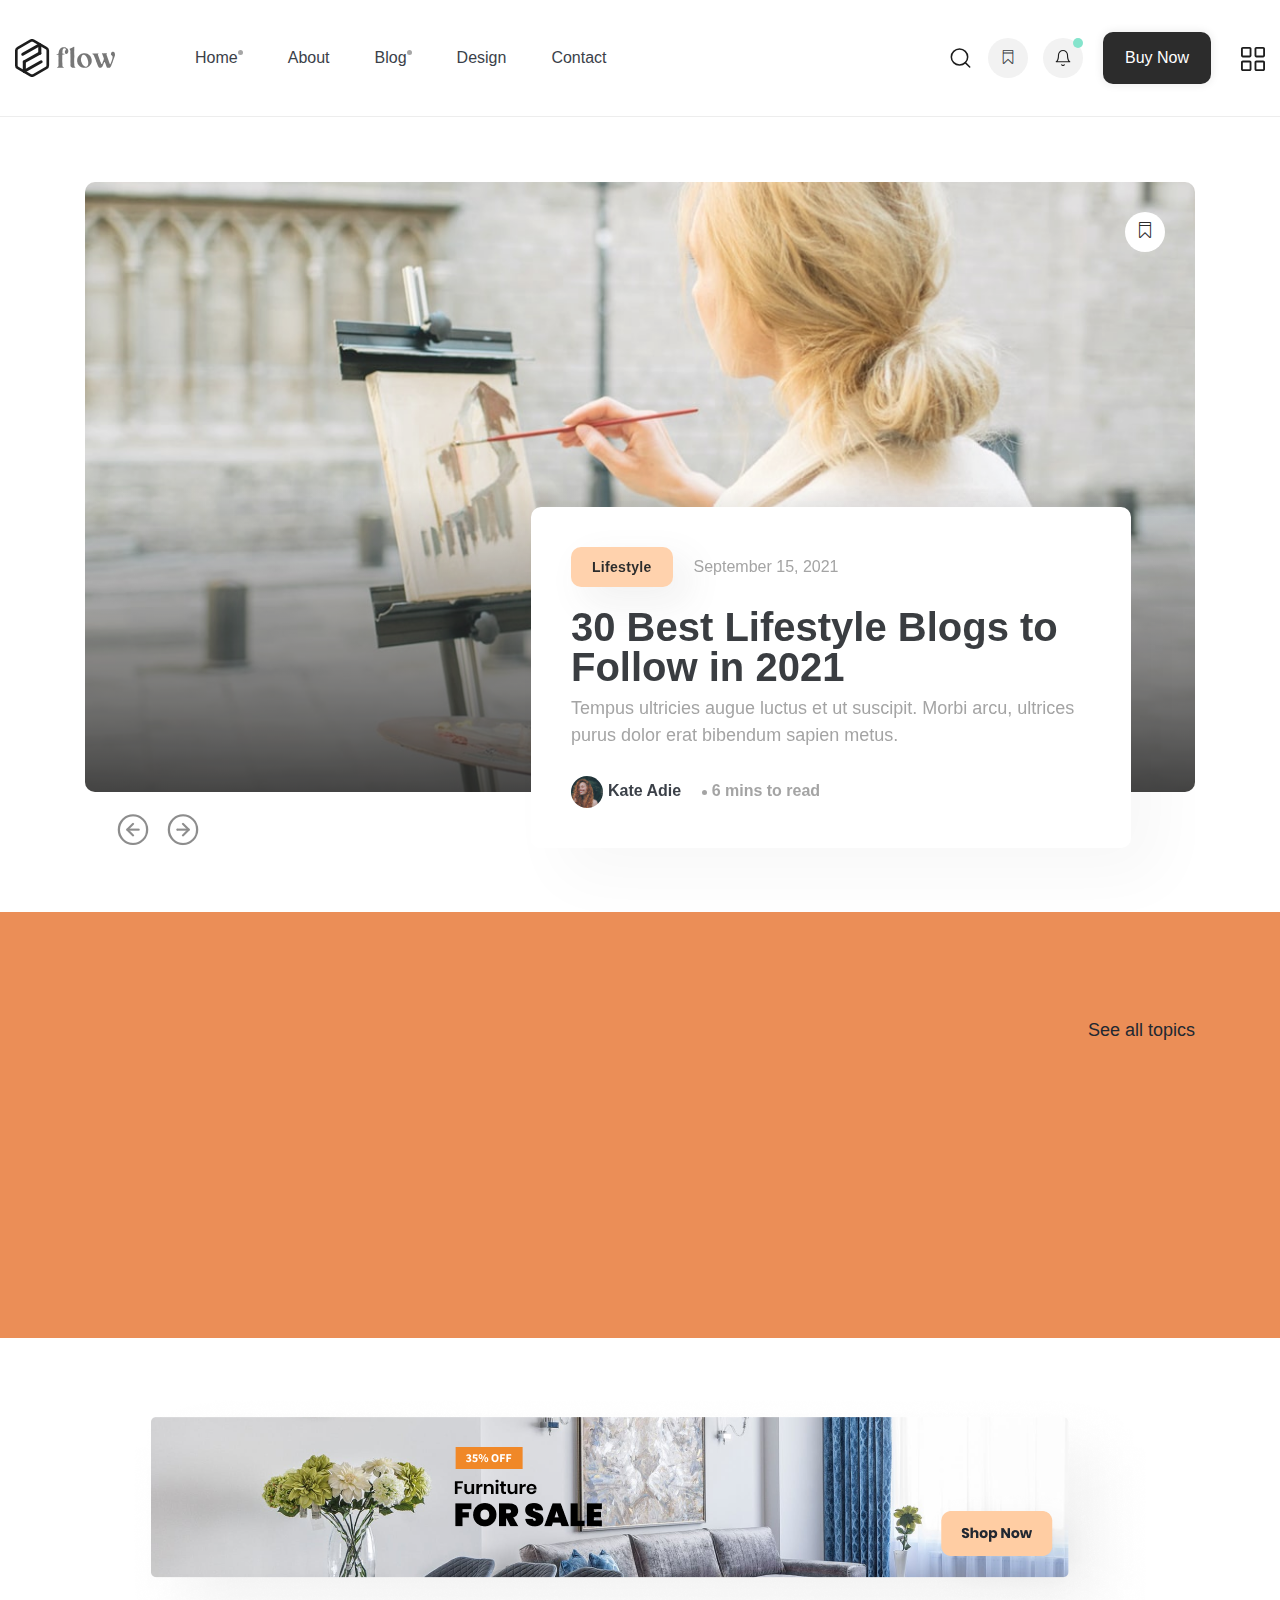
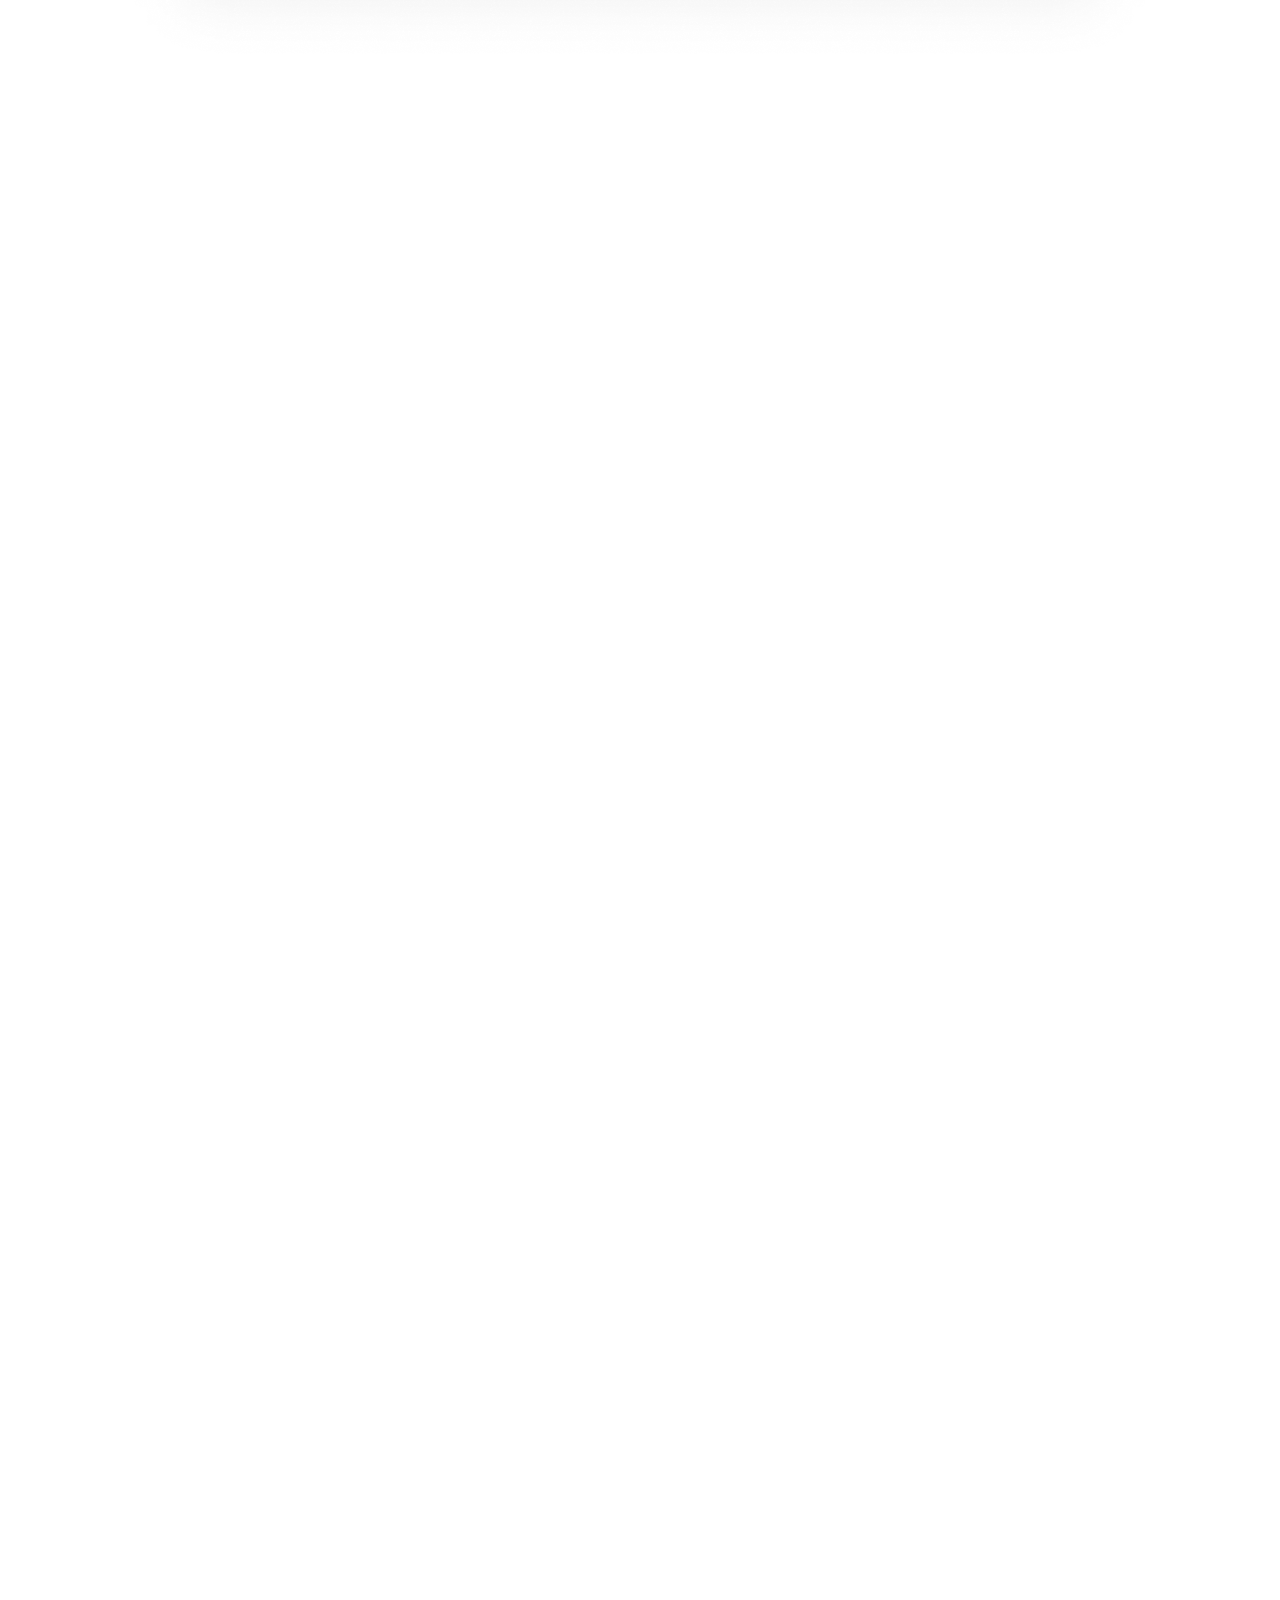
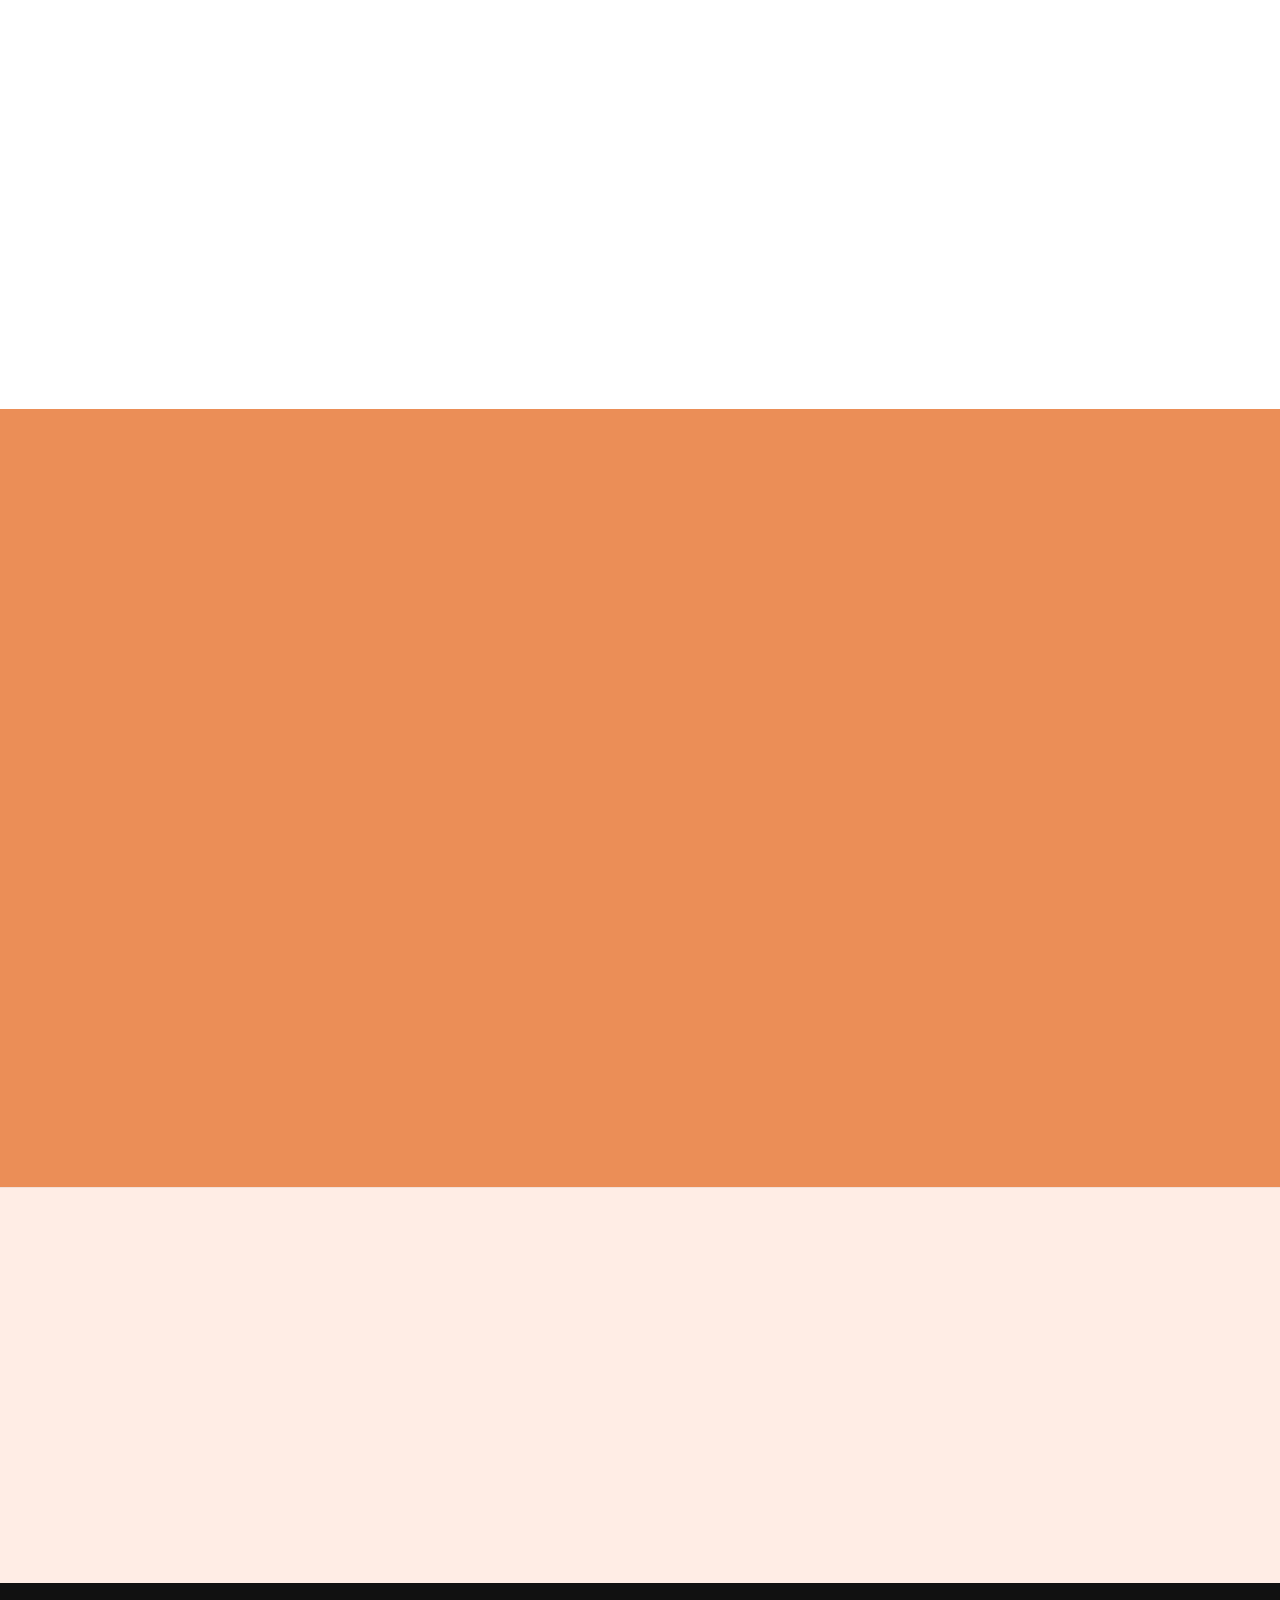
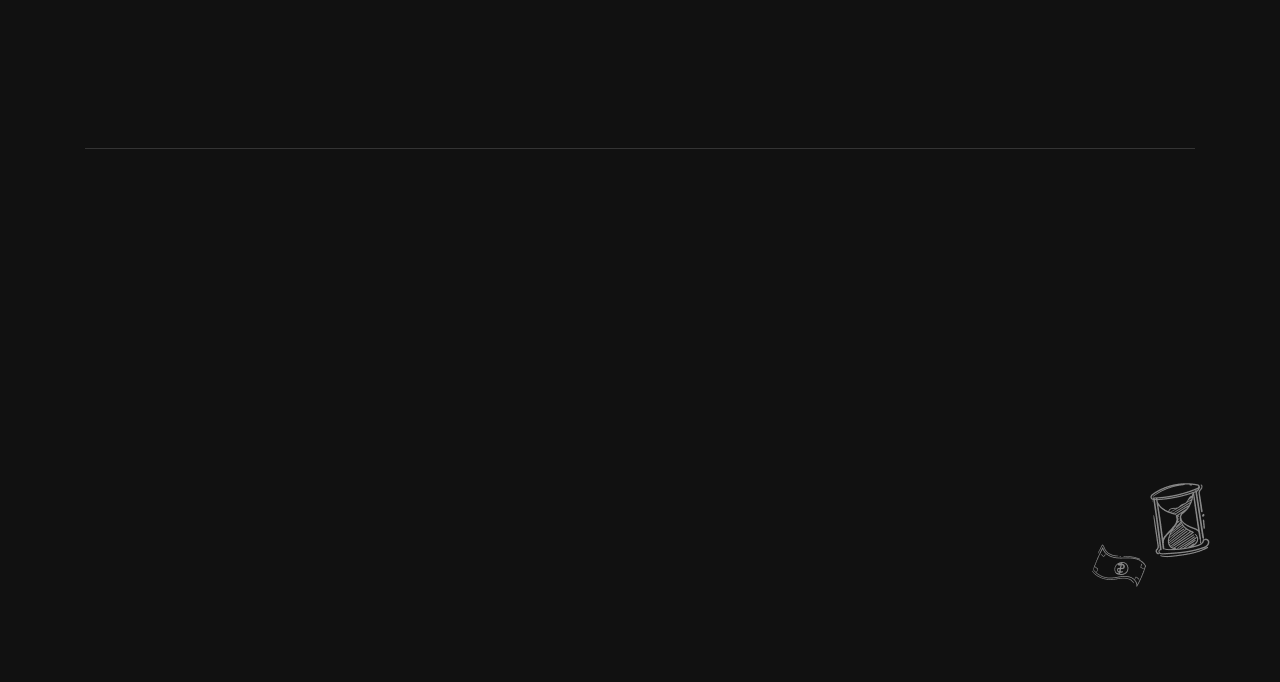
<file: _old/home-3.html>
<!DOCTYPE html>
<html class="no-js" lang="en">

<head>
    <meta charset="utf-8">
    <meta http-equiv="x-ua-compatible" content="ie=edge">
    <title>Flow - Personal Blog HTML Template</title>
    <meta name="description" content="">
    <meta name="viewport" content="width=device-width, initial-scale=1">
    <link rel="shortcut icon" type="image/x-icon" href="assets/imgs/theme/favicon.png">
    <!-- Template CSS  -->
    <link rel="stylesheet" href="assets/css/style.css">
    <link rel="stylesheet" href="assets/css/widgets.css">
    <link rel="stylesheet" href="assets/css/responsive.css">
</head>

<body class="home-page-2">
    <div class="scroll-progress bg-grey-900"></div>
    <!-- Start Preloader -->
    <div class="preloader text-center">
        <div class="loader"></div>
    </div>
    <!--Offcanvas sidebar-->
    <aside id="sidebar-wrapper" class="custom-scrollbar offcanvas-sidebar">
        <button class="off-canvas-close"><img class="svg-icon-24" src="assets/imgs/theme/svg/close.svg" alt=""></button>
        <div class="sidebar-inner">
            <div class="sidebar-widget widget-creative-menu">
                <ul>
                    <li><a href="category.html">Design<sup>235</sup></a></li>
                    <li><a href="category-big.html">Lifestyle<sup>186</sup></a></li>
                    <li><a href="category-grid.html">Travel Tips<sup>98</sup></a></li>
                    <li><a href="category-list.html">Healthy<sup>247</sup></a></li>
                </ul>
            </div>
            <div class="offcanvas-copyright mt-65">
                <h6 class="text-muted text-uppercase mb-20 font-heading text-white">Flow Magazine</h6>
                <p>
                    Lorem ipsum dolor sit amet, consectetur adipiscing elit. Odio suspendisse leo neque.
                </p>
                <p><strong class="color-black">Address</strong><br>
                    123 Main Street<br>
                    New York, NY 10001</p>
                <p><strong class="color-black">Phone</strong><br>
                    (+01) 234 567 89</p>
            </div>
        </div>
    </aside>
    <!-- Start Header -->
    <header class="main-header header-sticky header-fluid">
        <div class="position-relative">
            <div class="container-fluid align-self-center">
                <div class="header-style-1 header-style-2">
                    <div class="logo">
                        <a href="index.html"><img src="assets/imgs/theme/logo.svg" alt=""></a>
                    </div>
                    <div class="main-nav d-none d-lg-block">
                        <nav>
                            <!--Desktop menu-->
                            <ul class="main-menu d-none d-lg-inline">
                                <li class="menu-item-has-children">
                                    <a href="index.html">Home</a>
                                    <ul class="sub-menu">
                                        <li><a href="index.html">Home default</a></li>
                                        <li><a href="home-2.html">Homepage 2</a></li>
                                        <li><a href="home-3.html">Homepage 3</a></li>
                                    </ul>
                                </li>
                                <li> <a href="page-about.html">About</a> </li>
                                <li class="menu-item-has-children">
                                    <a href="category.html">Blog</a>
                                    <ul class="sub-menu font-small">
                                        <li><a href="category-big.html">Categories Big</a></li>
                                        <li><a href="category-grid.html">Categories Grid</a></li>
                                        <li><a href="category-list.html">Categories List</a></li>
                                        <li><a href="category-list-2.html">Categories List 2</a></li>
                                    </ul>
                                </li>
                                <li> <a href="page-design.html">Design</a> </li>
                                <li> <a href="page-contact.html">Contact</a> </li>
                            </ul>
                            <!--Mobile menu-->
                            <ul id="mobile-menu" class="d-block d-lg-none text-muted">
                                <li class="menu-item-has-children">
                                    <a href="index.html">Home</a>
                                    <ul class="sub-menu font-small">
                                        <li><a href="index.html">Home default</a></li>
                                        <li><a href="home-2.html">Homepage 2</a></li>
                                        <li><a href="home-3.html">Homepage 3</a></li>
                                    </ul>
                                </li>
                                <li class="menu-item-has-children"><a href="#">Pages</a>
                                    <ul class="sub-menu font-small">
                                        <li><a href="page-about.html">About</a></li>
                                        <li><a href="page-contact.html">Contact</a></li>
                                        <li><a href="page-design.html">Typography</a></li>
                                        <li><a href="page-register.html">Register</a></li>
                                        <li><a href="page-login.html">Login</a></li>
                                        <li><a href="page-search.html">Search</a></li>
                                        <li><a href="page-author.html">Author</a></li>
                                        <li><a href="page-404.html">404 page</a></li>
                                    </ul>
                                </li>
                                <li class="menu-item-has-children"><a href="#">Category</a>
                                    <ul class="sub-menu font-small">
                                        <li><a href="category-list.html">List layout</a></li>
                                        <li><a href="category-grid.html">Grid layout</a></li>
                                        <li><a href="category-list-2.html">List 2 layout</a></li>
                                        <li><a href="category-big.html">Big layout</a></li>
                                    </ul>
                                </li>
                                <li class="menu-item-has-children"><a href="#">Single post</a>
                                    <ul class="sub-menu font-small">
                                        <li><a href="single.html">Default</a></li>
                                        <li><a href="single-2.html">Big image</a></li>
                                        <li><a href="single-3.html">Right sidebar</a></li>                                        
                                    </ul>
                                </li>
                            </ul>
                        </nav>
                    </div>
                    <!--end: main-nav-->
                    <div class="header-right d-none d-lg-block">
                        <button class="search-icon d-md-inline">
                            <img src="assets/imgs/theme/svg/search.svg" alt="">
                        </button>
                        <span class="notice-icon hover-up-3">
                            <i class="elegant-icon icon_ribbon_alt "></i>
                        </span>
                        <span class="notice-icon  hover-up-3 active">
                            <img src="assets/imgs/theme/svg/bell.svg" alt="">
                        </span>
                        <button class="btn btn-md bg-dark text-white ml-15 box-shadow d-none d-lg-inline"><a href="https://themeforest.net/item/flow-html-personal-blog-template/30381120">Buy Now</a></button>
                    </div>
                </div>
                <div class="mobile_menu d-lg-none d-block"></div>
            </div>
            <div class="off-canvas-toggle-cover d-inline-block">
                <div class="off-canvas-toggle hidden d-inline-block" id="off-canvas-toggle">
                    <img class="svg-icon-24" src="assets/imgs/theme/svg/menu.svg" alt="">
                </div>
            </div>
        </div>
    </header>
    <!--Start search form-->
    <div class="main-search-form bg-brand-4">
        <div class="container">
            <div class=" pt-50 pb-50 ">
                <div class="row mb-20">
                    <div class="col-12 align-self-center main-search-form-cover m-auto">
                        <p class="text-center"><span class="display-1">Search</span></p>
                        <form action="#" class="search-header">
                            <div class="input-group w-100">
                                <input type="text" class="form-control" placeholder="Search articles, places and people">
                                <div class="input-group-append">
                                    <button class="btn btn-search bg-white" type="submit">
                                        <img class="svg-icon-24" src="assets/imgs/theme/svg/search.svg" alt="">
                                    </button>
                                </div>
                            </div>
                        </form>
                    </div>
                </div>
                <div class="row mt-80 text-center">
                    <div class="col-12 font-small suggested-area">
                        <h5 class="suggested font-heading mb-20 text-grey-400"> <strong>Suggested keywords:</strong></h5>
                        <ul class="list-inline d-inline-block">
                            <li class="list-inline-item"><a href="category.html">Health</a></li>
                            <li class="list-inline-item"><a href="category.html">Travel tips</a></li>
                            <li class="list-inline-item"><a href="category.html">Lifestyle</a></li>
                            <li class="list-inline-item"><a href="category.html">Technology</a></li>
                            <li class="list-inline-item"><a href="category.html">Food</a></li>
                            <li class="list-inline-item"><a href="category.html">Books</a></li>
                            <li class="list-inline-item"><a href="category.html">Drink</a></li>
                            <li class="list-inline-item"><a href="category.html">Fashion</a></li>
                        </ul>
                    </div>
                </div>
            </div>
        </div>
    </div>
    <!-- Start Main content -->
    <main>
        <section class="featured-grid pt-65">
            <div class="container">
                <div class="row">
                    <div class="col-lg-12">
                        <div class="position-relative mb-md-30">
                            <div class="carausel-post-1 overflow-hidden transition-normal position-relative">
                                <div class="slide-fade-2">
                                    <div class="position-relative post-slider-3 pb-120">
                                        <div class="thumb-overlay position-relative border-radius-10" style="background-image: url(assets/imgs/news/news-12.jpg)">
                                            <a class="img-link" href="single.html"></a>
                                            <span class="top-right-icon bg-white"><i class="elegant-icon icon_ribbon_alt "></i></span>
                                        </div>
                                        <div class="post-content-overlay layout-2">
                                            <div class="post-meta-1 mb-20">
                                                <a href="category.html" class="tag-category bg-brand-1 shadown-1 text-dark button-shadow hover-up-3" tabindex="0">Lifestyle</a>
                                                <span class="post-date font-md text-grey-400">September 15, 2021</span>
                                            </div>
                                            <h2 class="post-title">
                                                <a href="single.html"> 30 Best Lifestyle Blogs to Follow in 2021</a>
                                            </h2>
                                            <div class="post-excerpt text-grey-400 mb-30">
                                                Tempus ultricies augue luctus et ut suscipit. Morbi arcu, ultrices purus dolor erat bibendum sapien metus.
                                            </div>
                                            <div class="post-meta-2 font-md d-flext align-self-center mb-md-30">
                                                <a href="page-author.html" tabindex="0">
                                                    <img src="assets/imgs/authors/author.jpg" alt="">
                                                    <span class="author-namge">Kate Adie</span>
                                                </a>
                                                <span class="time-to-read has-dot">6 mins to read</span>
                                            </div>
                                        </div>
                                    </div>
                                    <div class="position-relative post-slider-3 pb-120">
                                        <div class="thumb-overlay position-relative border-radius-10" style="background-image: url(assets/imgs/news/news-11.jpg)">
                                            <a class="img-link" href="single.html"></a>
                                            <span class="top-right-icon bg-white"><i class="elegant-icon icon_ribbon_alt "></i></span>
                                        </div>
                                        <div class="post-content-overlay layout-2">
                                            <div class="post-meta-1 mb-20">
                                                <a href="category.html" class="tag-category bg-success shadown-1 text-dark button-shadow hover-up-3" tabindex="0">Home Decor</a>
                                                <span class="post-date text-grey-400 font-md">August 15, 2021</span>
                                            </div>
                                            <h2 class="post-title">
                                                <a href="single.html">9 Things I Love About Shaving My Head During Quarantine</a>
                                            </h2>
                                            <div class="post-excerpt text-grey-400 mb-30">
                                                Tempus ultricies augue luctus et ut suscipit. Morbi arcu, ultrices purus dolor erat bibendum sapien metus.
                                            </div>
                                            <div class="post-meta-2 font-md d-flext align-self-center mb-md-30">
                                                <a href="page-author.html" tabindex="0">
                                                    <img src="assets/imgs/authors/author.jpg" alt="">
                                                    <span class="author-namge">Kate Adie</span>
                                                </a>
                                                <span class="time-to-read has-dot">6 mins to read</span>
                                            </div>
                                        </div>
                                    </div>
                                </div>
                            </div>
                            <div class="slide-fade-arrow-cover-2 layout-2"></div>
                        </div>
                    </div>
                </div>
            </div>
        </section>
        <!--End: featured-2 -->
        <section class="pt-100 pb-65 bg-brand-4">
            <div class="container">
                <div class="header-title mb-65 layout-2">
                    <h3 class="font-heading mb-0 wow fadeIn  animated">Trending Topics</h3>
                    <a href="category.html">See all topics</a>
                </div>
                <div class="row carausel-6-columns  wow fadeIn  animated">
                    <div class="col">
                        <div class="border-radius-10 position-relative category-thumb thumb-overlay" style="background-image: url(assets/imgs/news/thumb-7.jpg)">
                            <h5><a href="category.html">Travel</a></h5>
                        </div>
                    </div>
                    <div class="col">
                        <div class="border-radius-10 position-relative category-thumb thumb-overlay" style="background-image: url(assets/imgs/news/thumb-10.jpg)">
                            <h5><a href="category.html">Lifestyle</a></h5>
                        </div>
                    </div>
                    <div class="col">
                        <div class="border-radius-10 position-relative category-thumb thumb-overlay" style="background-image: url(assets/imgs/news/news-11.jpg)">
                            <h5><a href="category.html">Animal</a></h5>
                        </div>
                    </div>
                    <div class="col">
                        <div class="border-radius-10 position-relative category-thumb thumb-overlay" style="background-image: url(assets/imgs/news/news-2.jpg)">
                            <h5><a href="category.html">Health</a></h5>
                        </div>
                    </div>
                    <div class="col">
                        <div class="border-radius-10 position-relative category-thumb thumb-overlay" style="background-image: url(assets/imgs/news/thumb-1.jpg)">
                            <h5><a href="category.html">Food</a></h5>
                        </div>
                    </div>
                    <div class="col">
                        <div class="border-radius-10 position-relative category-thumb thumb-overlay" style="background-image: url(assets/imgs/news/news-4.jpg)">
                            <h5><a href="category.html">Sport</a></h5>
                        </div>
                    </div>
                    <div class="col">
                        <div class="border-radius-10 position-relative category-thumb thumb-overlay" style="background-image: url(assets/imgs/news/news-14.jpg)">
                            <h5><a href="category.html">Home Decor</a></h5>
                        </div>
                    </div>
                </div>
            </div>
        </section>
        <div class="pt-45 text-center">
            <a href="#"><img class="d-inline" src="assets/imgs/ads/ads-1.png" alt=""></a>
        </div>
        <section class="pb-65">
            <div class="container">
                <h3 class="mb-65 font-heading wow fadeIn animated">Editor's picked</h3>
                <div class="position-relative wow fadeIn animated mb-65">
                    <div class="slide-fade slide-fade-inner bg-brand-4 border-radius-10 p-65 p-sm-25">
                        <div class="slide-fade-item">
                            <div class="row">
                                <div class="col-lg-6 col-md-12">
                                    <div class="post-meta-1 mb-20 mt-50">
                                        <a href="category.html" class="tag-category bg-brand-1 shadown-1 text-dark button-shadow hover-up-3">Lifestyle</a>
                                        <span class="post-date text-muted font-md">September 15, 2021</span>
                                    </div>
                                    <h2 class="post-title mb-30 fw-700">
                                        <a href="single.html">
                                            The 28 Best Skincare Products of 2021
                                        </a>
                                    </h2>
                                    <div class="post-excerpt text-grey-400 mb-30">
                                        Tempus ultricies augue luctus et ut suscipit. Morbi arcu, ultrices purus dolor erat bibendum sapien metus. Sit mi, pharetra, morbi arcu id. Pellentesque dapibus nibh augue senectus. Ad pri docendi aliquando, per an minim novum fuisset, eam doctus accumsan ad. Id veritus tibique per
                                    </div>
                                </div>
                                <div class="col-lg-6 col-md-12">
                                    <figure class="position-relative">
                                        <img class="border-radius-10 post-thumb" src="assets/imgs/news/news-17.jpg" alt="flow">
                                    </figure>
                                </div>
                            </div>
                        </div>
                        <div class="slide-fade-item">
                            <div class="row">
                                <div class="col-lg-6">
                                    <div class="post-meta-1 mb-20 mt-50">
                                        <a href="category.html" class="tag-category bg-warning shadown-1 text-dark button-shadow hover-up-3">Beauty</a>
                                        <span class="post-date text-muted font-md">September 15, 2021</span>
                                    </div>
                                    <h2 class="post-title mb-30 fw-700">
                                        <a href="single.html">
                                            Rice Water for Hair Growth: Does It Actually Work?
                                        </a>
                                    </h2>
                                    <div class="post-excerpt text-grey-400 mb-30">
                                        Qualisque persecuti eu vis. Et his eruditi fastidii gloriatur. In nec aliquam lobortis definitionem, aeterno qualisque appellantur ea sea
                                    </div>
                                </div>
                                <div class="col-lg-6">
                                    <figure class="position-relative">
                                        <img class="border-radius-10 post-thumb" src="assets/imgs/news/news-18.jpg" alt="flow">
                                    </figure>
                                </div>
                            </div>
                        </div>
                        <div class="slide-fade-item">
                            <div class="row">
                                <div class="col-lg-6">
                                    <div class="post-meta-1 mb-20 mt-50">
                                        <a href="category.html" class="tag-category bg-primary shadown-1 text-dark button-shadow hover-up-3">Music</a>
                                        <span class="post-date text-muted font-md">September 15, 2021</span>
                                    </div>
                                    <h2 class="post-title mb-30 fw-700">
                                        <a href="single.html">
                                            5 Science-Backed Reasons Why Music is Good for You
                                        </a>
                                    </h2>
                                    <div class="post-excerpt text-grey-400 mb-30">
                                        An vis natum detracto nominati, ei mundi animal definitionem his, saepe indoctum pericula an sea. Vix ut admodum nostrum fastidii.
                                    </div>
                                </div>
                                <div class="col-lg-6">
                                    <figure class="position-relative">
                                        <img class="border-radius-10 post-thumb" src="assets/imgs/news/news-19.jpg" alt="flow">
                                    </figure>
                                </div>
                            </div>
                        </div>
                    </div>
                    <div class="slide-fade-arrow-cover"></div>
                </div>
                <div class="row wow fadeIn animated">
                    <div class="col-lg-4 mb-md-30">
                        <div class="d-flex latest-small-thumb">
                            <div class="post-thumb d-flex mr-15 border-radius-10 img-hover-scale overflow-hidden">
                                <a class="color-white" href="single.html" tabindex="0">
                                    <img src="assets/imgs/news/thumb-11.jpg" alt="">
                                </a>
                            </div>
                            <div class="post-content media-body align-self-center">
                                <h5 class="post-title mb-15 text-limit-3-row font-medium">
                                    <a href="single.html" tabindex="0">12 Best Books to Read at the Beach (or Anywhere) This Summer</a>
                                </h5>
                                <div class="entry-meta meta-1 float-left font-sm">
                                    <span class="post-on has-dot">September 15, 2021</span>
                                </div>
                            </div>
                        </div>
                    </div>
                    <div class="col-lg-4 mb-md-30">
                        <div class="d-flex latest-small-thumb">
                            <div class="post-thumb d-flex mr-15 border-radius-10 img-hover-scale overflow-hidden">
                                <a class="color-white" href="single.html" tabindex="0">
                                    <img src="assets/imgs/news/thumb-12.jpg" alt="">
                                </a>
                            </div>
                            <div class="post-content media-body align-self-center">
                                <h5 class="post-title mb-15 text-limit-3-row font-medium">
                                    <a href="single.html" tabindex="0">9 Things I Love About Shaving My Head During Quarantine</a>
                                </h5>
                                <div class="entry-meta meta-1 float-left font-sm">
                                    <span class="post-on has-dot">August 5, 2021</span>
                                </div>
                            </div>
                        </div>
                    </div>
                    <div class="col-lg-4 mb-md-30">
                        <div class="d-flex latest-small-thumb">
                            <div class="post-thumb d-flex mr-15 border-radius-10 img-hover-scale overflow-hidden">
                                <a class="color-white" href="single.html" tabindex="0">
                                    <img src="assets/imgs/news/thumb-13.jpg" alt="">
                                </a>
                            </div>
                            <div class="post-content media-body align-self-center">
                                <h5 class="post-title mb-15 text-limit-3-row font-medium">
                                    <a href="single.html" tabindex="0">Rice Water for Hair Growth: Does It Actually Work?</a>
                                </h5>
                                <div class="entry-meta meta-1 float-left font-sm">
                                    <span class="post-on has-dot">January 14, 2021</span>
                                </div>
                            </div>
                        </div>
                    </div>
                </div>
            </div>
        </section>
        <section class="trending pb-65 position-relative">
            <div class="container">
                <div class="header-title mb-65">
                    <h3 class="font-heading mb-0 wow fadeIn  animated">Recent Articles</h3>
                    <span class="sub-header-title text-grey-400 wow fadeIn  animated">Don't miss new trend</span>
                </div>
                <div class="row">
                    <article class="col-md-6 mb-40 wow fadeIn animated">
                        <div class="post-card-1 border-radius-10 hover-up">
                            <div class="post-thumb thumb-overlay img-hover-slide position-relative" style="background-image: url(assets/imgs/news/news-1.jpg)">
                                <a class="img-link" href="single.html"></a>
                                <div class="post-meta-1 mb-20">
                                    <a href="category.html" class="tag-category bg-brand-1 shadown-1 text-dark button-shadow hover-up-3">Lifestyle</a>
                                </div>
                            </div>
                            <div class="post-content p-30">
                                <div class="post-card-content">
                                    <div class="entry-meta meta-1 float-left font-md mb-10">
                                        <span class="post-on has-dot">27 August</span>
                                    </div>
                                    <h4 class="post-title mb-30">
                                        <a href="single.html">After a Few Dates, They Traveled to the Other Side of the World</a>
                                    </h4>
                                    <div class="post-meta-2 font-md d-flext">
                                        <a href="page-author.html" tabindex="0">
                                            <img src="assets/imgs/authors/author.jpg" alt="">
                                            <span class="author-namge">Kate Adie</span>
                                        </a>
                                        <span class="time-to-read has-dot">6 mins to read</span>
                                    </div>
                                </div>
                            </div>
                        </div>
                    </article>
                    <article class="col-md-6 mb-40 wow fadeIn animated">
                        <div class="post-card-1 border-radius-10 hover-up">
                            <div class="post-thumb thumb-overlay img-hover-slide position-relative" style="background-image: url(assets/imgs/news/news-2.jpg)">
                                <a class="img-link" href="single.html"></a>
                                <div class="post-meta-1 mb-20">
                                    <a href="category.html" class="tag-category bg-primary shadown-1 text-dark button-shadow hover-up-3">Healthy</a>
                                </div>
                            </div>
                            <div class="post-content p-30">
                                <div class="post-card-content">
                                    <div class="entry-meta meta-1 float-left font-md mb-10">
                                        <span class="post-on has-dot">28 August</span>
                                    </div>
                                    <h4 class="post-title mb-30">
                                        <a href="single.html">Jessamyn Stanley's 5-Minute Yoga for Beginners</a>
                                    </h4>
                                    <div class="post-meta-2 font-md d-flext">
                                        <a href="page-author.html" tabindex="0">
                                            <img src="assets/imgs/authors/author-2.jpg" alt="">
                                            <span class="author-namge">Kate Adie</span>
                                        </a>
                                        <span class="time-to-read has-dot">6 mins to read</span>
                                    </div>
                                </div>
                            </div>
                        </div>
                    </article>
                    <article class="col-md-6 mb-40 wow fadeIn animated">
                        <div class="post-card-1 border-radius-10 hover-up">
                            <div class="post-thumb thumb-overlay img-hover-slide position-relative" style="background-image: url(assets/imgs/news/news-3.jpg)">
                                <a class="img-link" href="single.html"></a>
                                <div class="post-meta-1 mb-20">
                                    <a href="category.html" class="tag-category bg-warning shadown-1 text-dark button-shadow hover-up-3">Food</a>
                                </div>
                            </div>
                            <div class="post-content p-30">
                                <div class="post-card-content">
                                    <div class="entry-meta meta-1 float-left font-md mb-10">
                                        <span class="post-on has-dot">02 September</span>
                                    </div>
                                    <h4 class="post-title mb-30">
                                        <a href="single.html">How an MS Diagnosis Changed My Relationship With Food </a>
                                    </h4>
                                    <div class="post-meta-2 font-md d-flext">
                                        <a href="page-author.html" tabindex="0">
                                            <img src="assets/imgs/authors/author-3.jpg" alt="">
                                            <span class="author-namge">Kate Adie</span>
                                        </a>
                                        <span class="time-to-read has-dot">6 mins to read</span>
                                    </div>
                                </div>
                            </div>
                        </div>
                    </article>
                    <article class="col-md-6 mb-40 wow fadeIn animated">
                        <div class="post-card-1 border-radius-10 hover-up">
                            <div class="post-thumb thumb-overlay img-hover-slide position-relative" style="background-image: url(assets/imgs/news/news-4.jpg)">
                                <a class="img-link" href="single.html"></a>
                                <div class="post-meta-1 mb-20">
                                    <a href="category.html" class="tag-category bg-success shadown-1 text-dark button-shadow hover-up-3">Travel Tips</a>
                                </div>
                            </div>
                            <div class="post-content p-30">
                                <div class="post-card-content">
                                    <div class="entry-meta meta-1 float-left font-md mb-10">
                                        <span class="post-on has-dot">05 September</span>
                                    </div>
                                    <h4 class="post-title mb-30">
                                        <a href="single.html">Where to Score the Best Travel Deals on Cyber Monday </a>
                                    </h4>
                                    <div class="post-meta-2 font-md d-flext">
                                        <a href="page-author.html" tabindex="0">
                                            <img src="assets/imgs/authors/author-4.jpg" alt="">
                                            <span class="author-namge">Kate Adie</span>
                                        </a>
                                        <span class="time-to-read has-dot">6 mins to read</span>
                                    </div>
                                </div>
                            </div>
                        </div>
                    </article>
                </div>
            </div>
        </section>
        <section class="instargram bg-brand-4">
            <div class="container">
                <div class="header-title-2 text-center mb-65">
                    <h4 class="mb-0 text-grey-400 wow fadeIn animated">
                        <img src="assets/imgs/theme/svg/instagram.svg" alt="">
                        <span>Follow Us</span>
                    </h4>
                    <h3 class="font-heading wow fadeIn animated">on Instagram</h3>
                </div>
                <div class="position-relative wow fadeIn animated">
                    <div class="carausel-3-columns">
                        <div class="post-card-1 instagram-card border-radius-10 hover-up p-30">
                            <figure class="mb-30 img-hover-scale overflow-hidden border-radius-10">
                                <img class="border-radius-10" src="assets/imgs/news/news-12.jpg" alt="">
                            </figure>
                            <div class="post-meta-2 font-md d-flex">
                                <a class="align-self-center" href="page-author.html">
                                    <img src="assets/imgs/authors/author.jpg" alt="">
                                </a>
                                <div class="mb-0">
                                    <a href="page-author.html"> <strong class="author-namge">Kate Adie</strong></a>
                                    <p class="post-on font-sm text-grey-400 mb-0">3 minutes ago</p>
                                </div>
                            </div>
                        </div>
                        <div class="post-card-1 instagram-card border-radius-10 hover-up p-30">
                            <figure class="mb-30 img-hover-scale overflow-hidden border-radius-10">
                                <img class="border-radius-10" src="assets/imgs/news/news-13.jpg" alt="">
                            </figure>
                            <div class="post-meta-2 font-md d-flex">
                                <a class="align-self-center" href="page-author.html">
                                    <img src="assets/imgs/authors/author.jpg" alt="">
                                </a>
                                <div class="mb-0">
                                    <a href="page-author.html"> <strong class="author-namge">Kate Adie</strong></a>
                                    <p class="post-on font-sm text-grey-400 mb-0">3 minutes ago</p>
                                </div>
                            </div>
                        </div>
                        <div class="post-card-1 instagram-card border-radius-10 hover-up p-30">
                            <figure class="mb-30 img-hover-scale overflow-hidden border-radius-10">
                                <img class="border-radius-10" src="assets/imgs/news/news-14.jpg" alt="">
                            </figure>
                            <div class="post-meta-2 font-md d-flex">
                                <a class="align-self-center" href="page-author.html">
                                    <img src="assets/imgs/authors/author.jpg" alt="">
                                </a>
                                <div class="mb-0">
                                    <a href="page-author.html"> <strong class="author-namge">Kate Adie</strong></a>
                                    <p class="post-on font-sm text-grey-400 mb-0">3 minutes ago</p>
                                </div>
                            </div>
                        </div>
                        <div class="post-card-1 instagram-card border-radius-10 hover-up p-30">
                            <figure class="mb-30 img-hover-scale overflow-hidden border-radius-10">
                                <img class="border-radius-10" src="assets/imgs/news/news-11.jpg" alt="">
                            </figure>
                            <div class="post-meta-2 font-md d-flex">
                                <a class="align-self-center" href="page-author.html">
                                    <img src="assets/imgs/authors/author.jpg" alt="">
                                </a>
                                <div class="mb-0">
                                    <a href="page-author.html"> <strong class="author-namge">Kate Adie</strong></a>
                                    <p class="post-on font-sm text-grey-400 mb-0">3 minutes ago</p>
                                </div>
                            </div>
                        </div>
                    </div>
                    <div class="carausel-3-columns-arrow-cover mt-30"></div>
                </div>
            </div>
        </section>
        <section class="newsletter bg-brand-3 pt-100 pb-100">
            <div class="container">
                <div class="position-relative">
                    <div class="row">
                        <div class="col-lg-8">
                            <div class="header-title-2 mb-65">
                                <h4 class="mb-0 text-grey-400 wow fadeIn animated">
                                    <img src="assets/imgs/theme/svg/send.svg" alt="">
                                    <span>Subscribe</span>
                                </h4>
                                <h3 class="font-heading wow fadeIn animated">to Our Newsletter</h3>
                            </div>
                            <form class="form-subcriber mt-30 d-flex wow fadeIn animated">
                                <input type="email" class="form-control bg-white font-small" placeholder="Enter your email">
                                <button class="btn bg-dark text-white" type="submit">Subscribe</button>
                            </form>
                        </div>
                    </div>
                    <img src="assets/imgs/theme/sketch-1.png" alt="" class="sketch-1 wow fadeIn animated">
                </div>
            </div>
        </section>
    </main>
    <!-- End Main content -->
    <!--end site-bottom-->
    <!-- Footer Start-->
    <footer class="pt-65 bg-dark">
        <div class="container">
            <div class="row mb-65">
                <div class="col-md-6">
                    <div class="logo wow fadeIn animated">
                        <a href="index.html"> <img src="assets/imgs/theme/logo-white.svg" alt=""></a>
                    </div>
                </div>
                <div class="col-md-6">
                    <div class="d-flex text-right text-sm-left align-self-center justify-content-end wow fadeIn animated">
                        <h5 class="mr-15 text-white mb-0 align-self-center">All you need to build new site</h5>
                        <button class="btn btn-lg bg-brand-1">Download Now</button>
                    </div>
                </div>
                <div class="col-12">
                    <div class="bottom-line mt-40"></div>
                </div>
            </div>
            <div class="row bottom-area-2">
                <div class="col-lg-4 col-md-6">
                    <div class="sidebar-widget widget-about wow fadeIn animated mb-30">
                        <div class="widget-header-2 position-relative mb-30">
                            <h5 class="mt-5 mb-30">About</h5>
                        </div>
                        <div class="textwidget">
                            <p>
                                Lorem ipsum dolor sit amet, consectetur adipiscing elit. Odio suspendisse leo neque iaculis molestie sagittis maecenas aenean eget molestie sagittis.
                            </p>
                            <p><strong class="color-black">Address</strong><br>
                                123 Main Street<br>
                                New York, NY 10001</p>
                            <p><strong class="color-black">Phone</strong><br>
                                (+01) 234 567 89</p>
                        </div>
                    </div>
                </div>
                <div class="col-lg-3 col-md-6">
                    <div class="sidebar-widget widget_categories wow fadeIn animated mb-30" data-wow-delay="0.1s">
                        <div class="widget-header-2 position-relative mb-30">
                            <h5 class="mt-5 mb-30">Quick link</h5>
                        </div>
                        <ul class="font-small">
                            <li class="cat-item cat-item-2"><a href="#">About me</a></li>
                            <li class="cat-item cat-item-4"><a href="#">Help & Support</a></li>
                            <li class="cat-item cat-item-5"><a href="#">Licensing Policy</a></li>
                            <li class="cat-item cat-item-6"><a href="#">Refund Policy</a></li>
                            <li class="cat-item cat-item-7"><a href="#">Hire me</a></li>
                            <li class="cat-item cat-item-7"><a href="#">Contact</a></li>
                        </ul>
                    </div>
                </div>
                <div class="col-lg-3 col-md-6">
                    <div class="sidebar-widget widget_tagcloud wow fadeIn animated mb-30" data-wow-delay="0.2s">
                        <div class="widget-header-2 position-relative mb-30">
                            <h5 class="mt-5 mb-30">Tagcloud</h5>
                        </div>
                        <div class="tagcloud mt-50">
                            <a class="tag-cloud-link" href="category.html">beautiful</a>
                            <a class="tag-cloud-link" href="category.html">New York</a>
                            <a class="tag-cloud-link" href="category.html">droll</a>
                            <a class="tag-cloud-link" href="category.html">intimate</a>
                            <a class="tag-cloud-link" href="category.html">loving</a>
                            <a class="tag-cloud-link" href="category.html">travel</a>
                            <a class="tag-cloud-link" href="category.html">fighting </a>
                        </div>
                    </div>
                </div>
            </div>
            <div class="footer-copy-right pt-30 mt-20 wow fadeIn animated font-md">
                <p class="float-md-left font-small text-muted">&copy; 2021, Flow - Design by <a href="https://alithemes.com" target="_blank">AliThemes</a></p>
                <ul class="social-network d-inline-block list-inline color-white mb-20 float-right">
                    <li class="list-inline-item"><a href="#" target="_blank" title="Facebook"><i class="elegant-icon social_facebook"></i></a></li>
                    <li class="list-inline-item"><a href="#" target="_blank" title="Tweet now"><i class="elegant-icon social_twitter"></i></a></li>
                    <li class="list-inline-item"><a href="#" target="_blank" title="Pin it"><i class="elegant-icon social_pinterest"></i></a></li>
                    <li class="list-inline-item"><a href="#" target="_blank" title="Pin it"><i class="elegant-icon social_skype"></i></a></li>
                </ul>
            </div>
        </div>
    </footer>
    <!-- End Footer -->
    <div class="dark-mark"></div>
    <!-- Vendor JS-->
    <script src="./assets/js/vendor/modernizr-3.5.0.min.js"></script>
    <script src="./assets/js/vendor/jquery-3.5.1.min.js"></script>
    <script src="./assets/js/vendor/bootstrap.min.js"></script>
    <script src="./assets/js/vendor/jquery.slicknav.js"></script>
    <script src="./assets/js/vendor/slick.min.js"></script>
    <script src="./assets/js/vendor/wow.min.js"></script>
    <script src="./assets/js/vendor/jquery.scrollUp.min.js"></script>
    <script src="./assets/js/vendor/jquery.theia.sticky.js"></script>
    <!-- Template  JS -->
    <script src="./assets/js/main.js"></script>
</body>

</html>
</file>
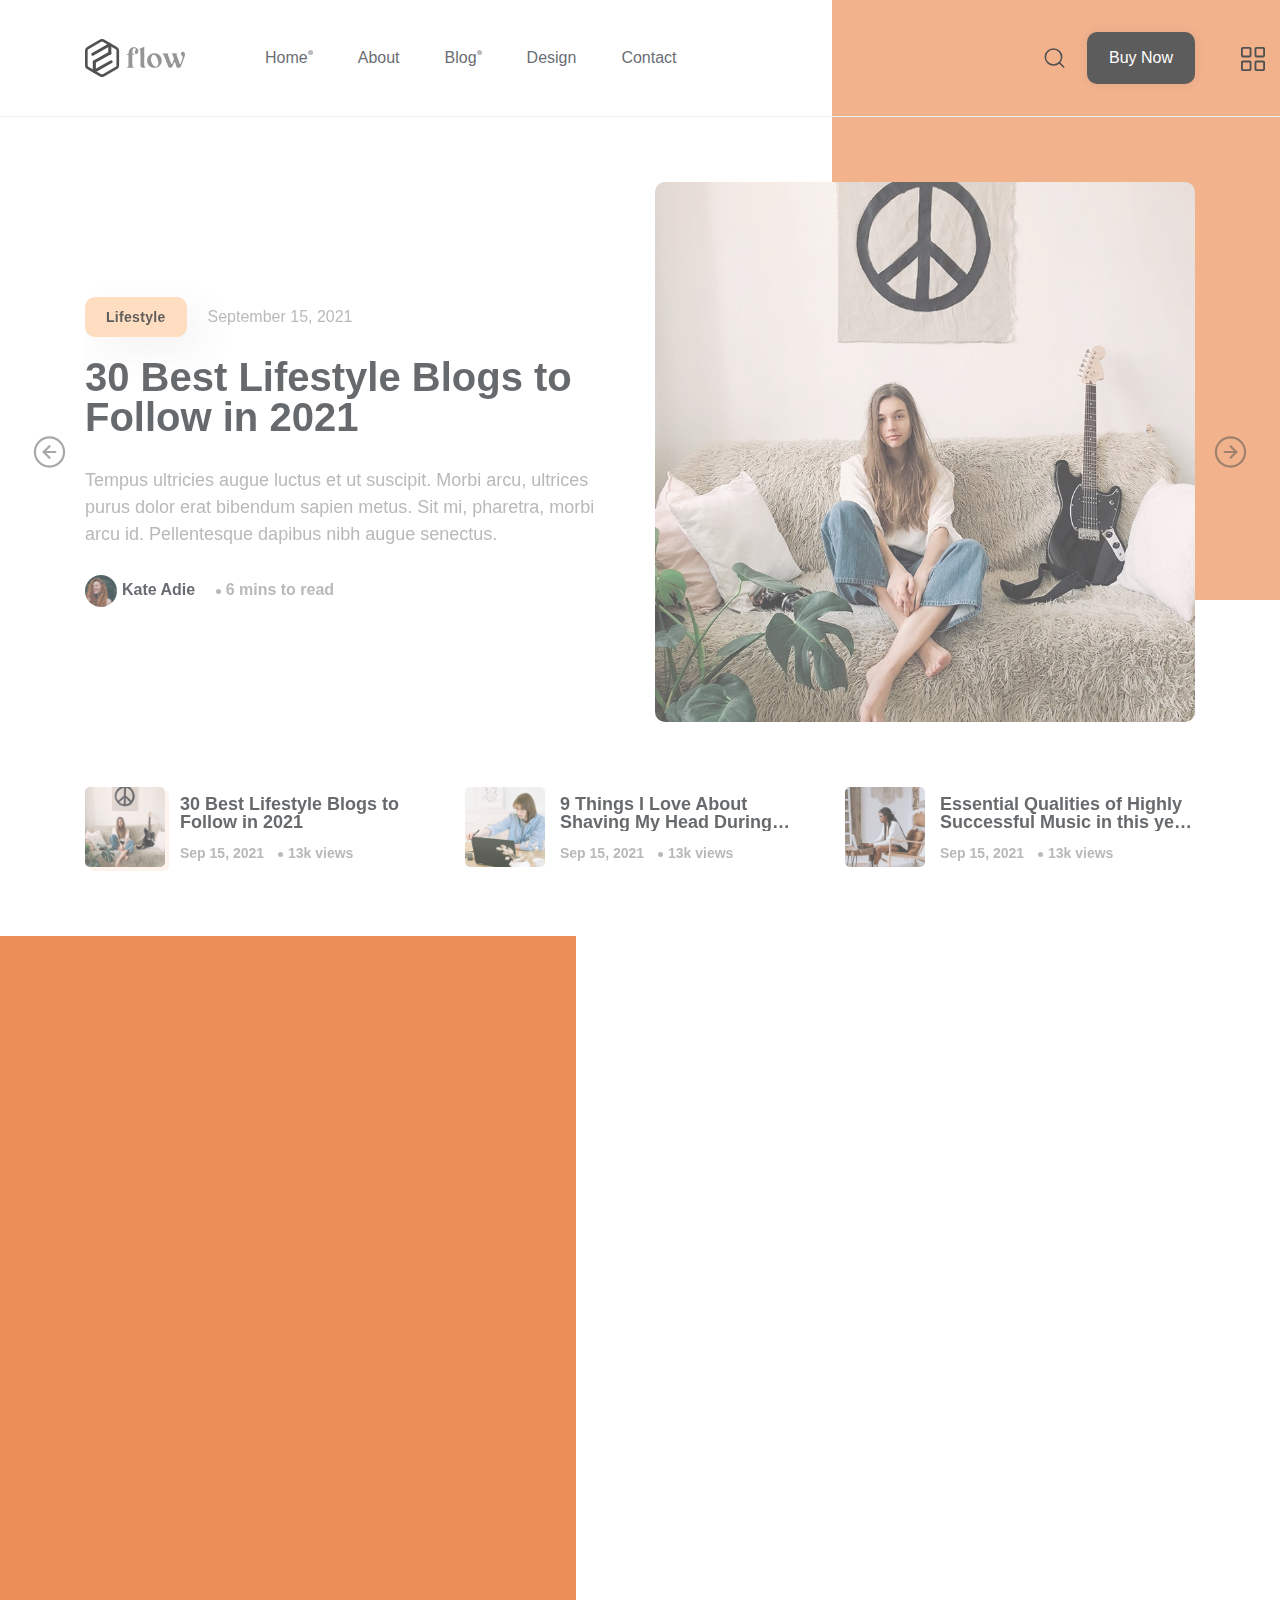
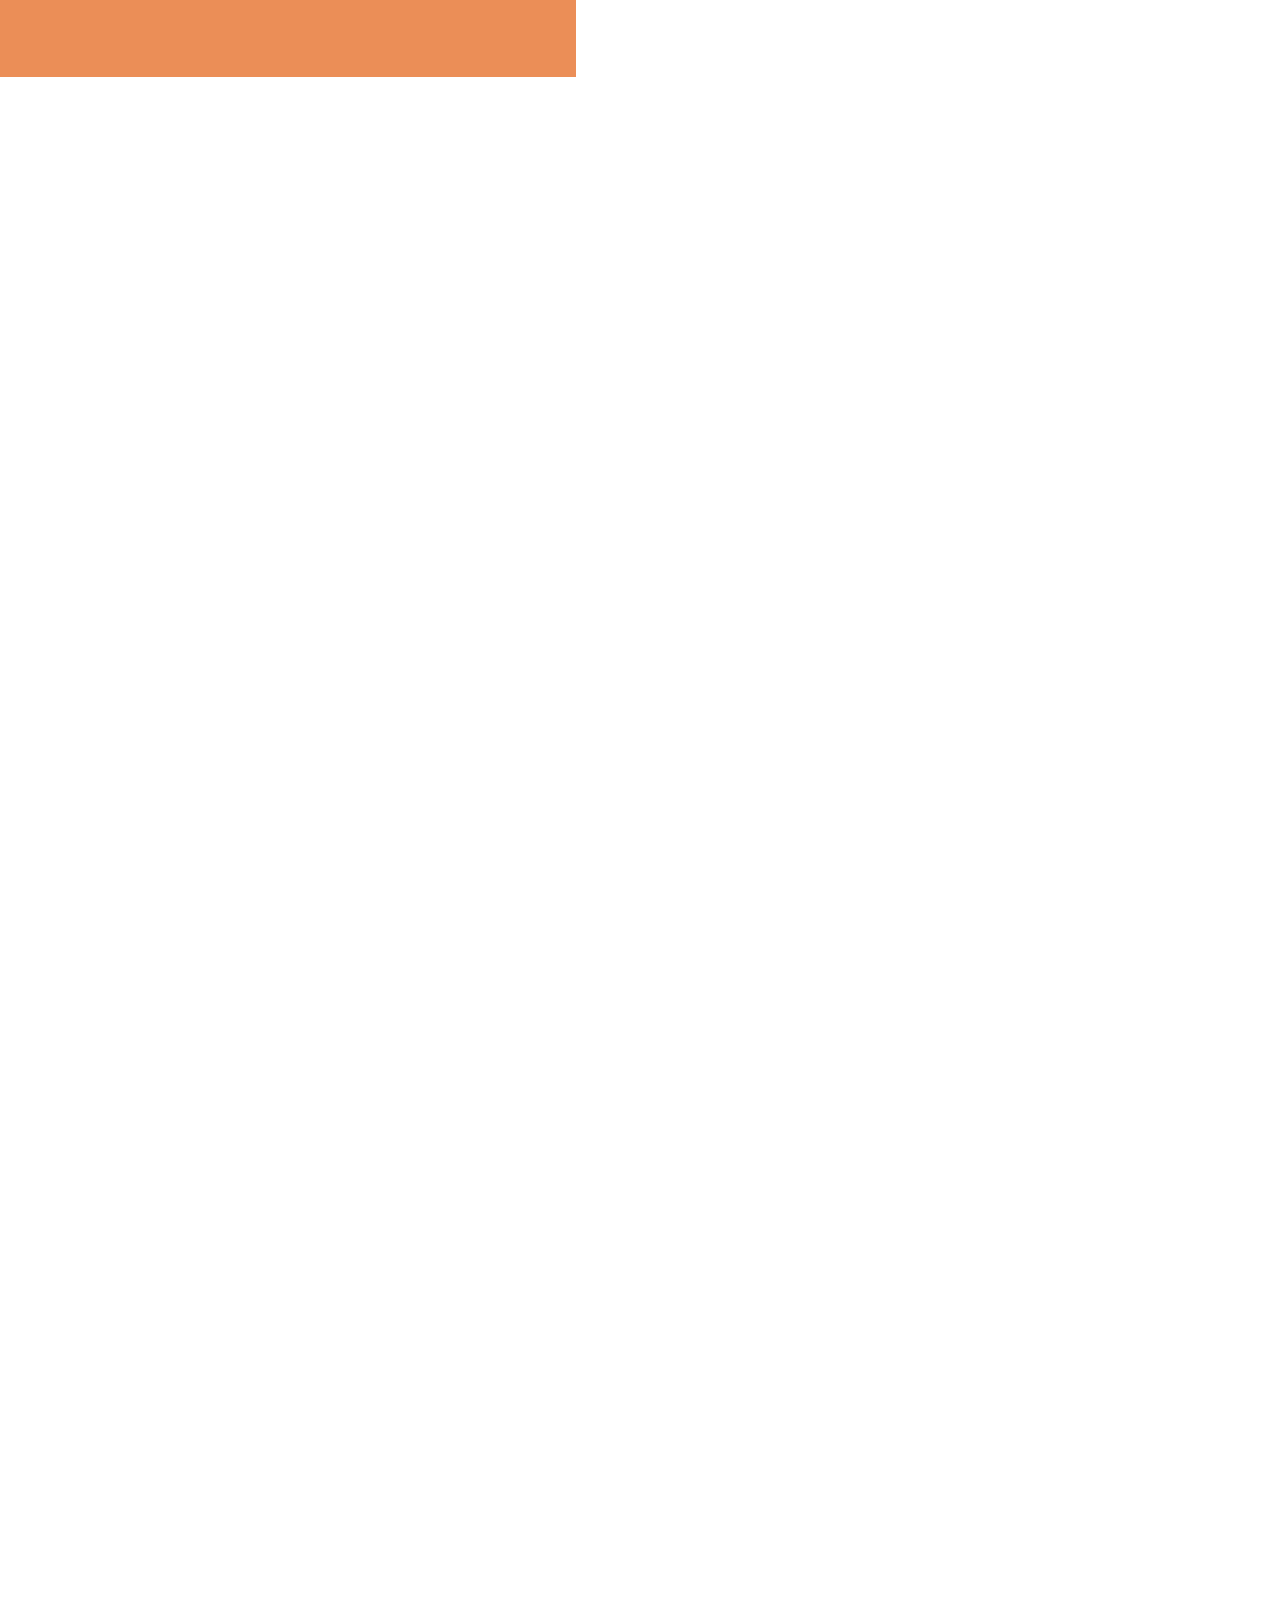
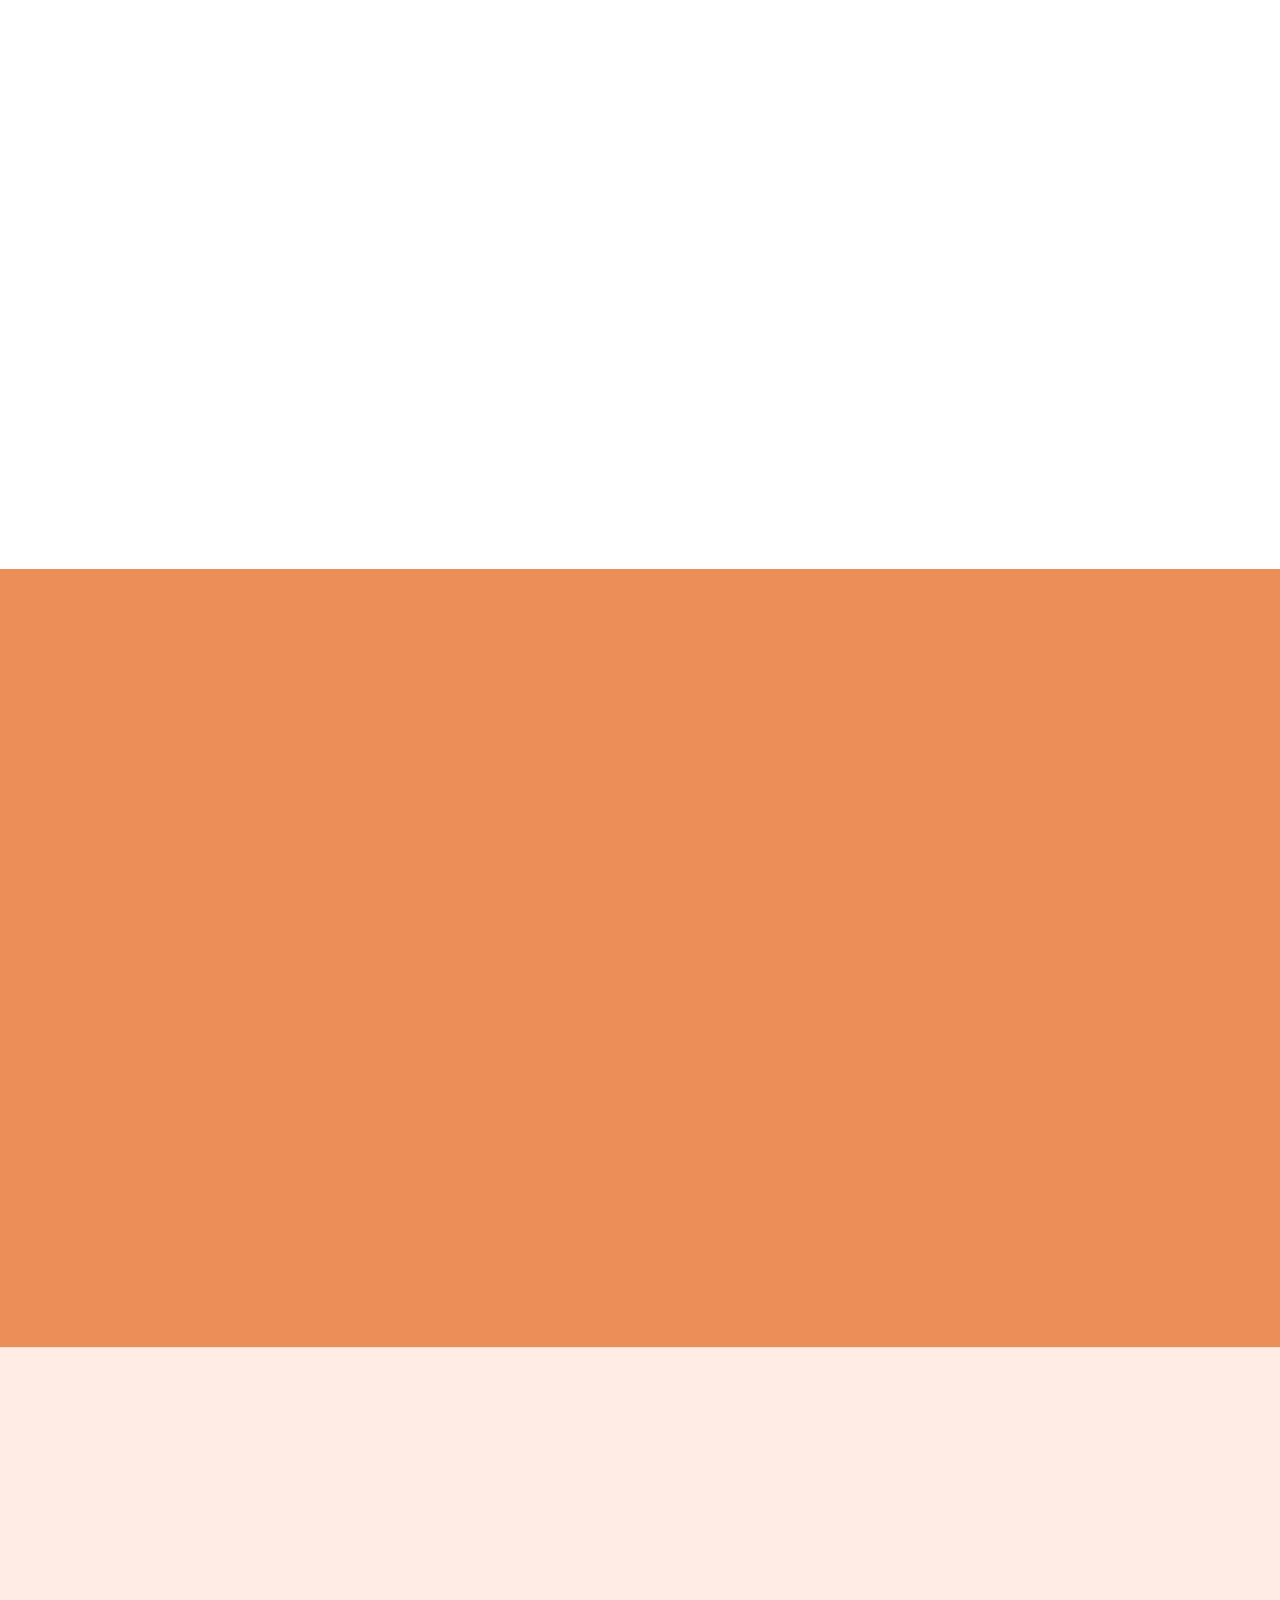
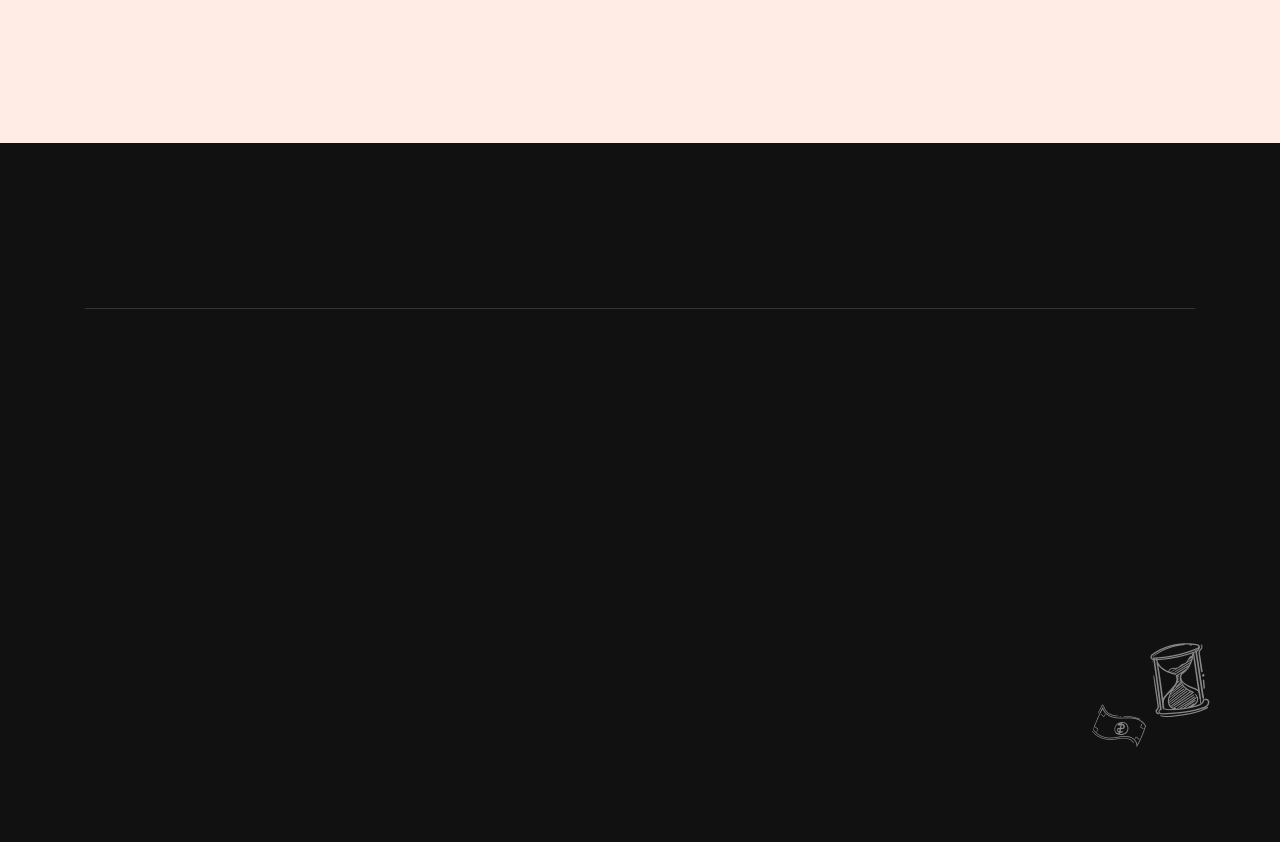
<file: _old/index-4.html>
<!DOCTYPE html>
<html class="no-js" lang="en">

<head>
    <meta charset="utf-8">
    <meta http-equiv="x-ua-compatible" content="ie=edge">
    <title>Flow - Personal Blog HTML Template</title>
    <meta name="description" content="">
    <meta name="viewport" content="width=device-width, initial-scale=1">
    <link rel="shortcut icon" type="image/x-icon" href="assets/imgs/theme/favicon.png">
    <!-- Template CSS  -->
    <link rel="stylesheet" href="assets/css/style.css">
    <link rel="stylesheet" href="assets/css/widgets.css">
    <link rel="stylesheet" href="assets/css/responsive.css">
</head>

<body class="home-page-1">
    <div class="scroll-progress bg-grey-900"></div>
    <!-- Start Preloader -->
    <div class="preloader text-center">
        <div class="loader"></div>
    </div>
    <!--Offcanvas sidebar-->
    <aside id="sidebar-wrapper" class="custom-scrollbar offcanvas-sidebar">
        <button class="off-canvas-close"><img class="svg-icon-24" src="assets/imgs/theme/svg/close.svg" alt=""></button>
        <div class="sidebar-inner">
            <div class="sidebar-widget widget-creative-menu">
                <ul>
                    <li><a href="category.html">Design<sup>235</sup></a></li>
                    <li><a href="category-big.html">Lifestyle<sup>186</sup></a></li>
                    <li><a href="category-grid.html">Travel Tips<sup>98</sup></a></li>
                    <li><a href="category-list.html">Healthy<sup>247</sup></a></li>
                </ul>
            </div>
            <div class="offcanvas-copyright mt-65">
                <h6 class="text-muted text-uppercase mb-20 font-heading text-white">Flow Magazine</h6>
                <p>
                    Lorem ipsum dolor sit amet, consectetur adipiscing elit. Odio suspendisse leo neque.
                </p>
                <p><strong class="color-black">Address</strong><br>
                    123 Main Street<br>
                    New York, NY 10001</p>
                <p><strong class="color-black">Phone</strong><br>
                    (+01) 234 567 89</p>
            </div>
        </div>
    </aside>
    <!-- Start Header -->
    <header class="main-header header-sticky">
        <div class="position-relative">
            <div class="container align-self-center">
                <div class="header-style-1">
                    <div class="logo">
                        <a href="index.html"><img src="assets/imgs/theme/logo.svg" alt=""></a>
                    </div>
                    <div class="main-nav d-none d-lg-block">
                        <nav>
                            <!--Desktop menu-->
                            <ul class="main-menu d-none d-lg-inline">
                                <li class="menu-item-has-children">
                                    <a href="index.html">Home</a>
                                    <ul class="sub-menu">
                                        <li><a href="index.html">Home default</a></li>
                                        <li><a href="home-2.html">Homepage 2</a></li>
                                        <li><a href="home-3.html">Homepage 3</a></li>
                                    </ul>
                                </li>
                                <li> <a href="page-about.html">About</a> </li>
                                <li class="menu-item-has-children">
                                    <a href="category.html">Blog</a>
                                    <ul class="sub-menu font-small">
                                        <li><a href="category-big.html">Categories Big</a></li>
                                        <li><a href="category-grid.html">Categories Grid</a></li>
                                        <li><a href="category-list.html">Categories List</a></li>
                                        <li><a href="category-list-2.html">Categories List 2</a></li>
                                    </ul>
                                </li>
                                <li> <a href="page-design.html">Design</a> </li>
                                <li> <a href="page-contact.html">Contact</a> </li>
                            </ul>
                            <!--Mobile menu-->
                            <ul id="mobile-menu" class="d-block d-lg-none text-muted">
                                <li class="menu-item-has-children">
                                    <a href="index.html">Home</a>
                                    <ul class="sub-menu font-small">
                                        <li><a href="index.html">Home default</a></li>
                                        <li><a href="home-2.html">Homepage 2</a></li>
                                        <li><a href="home-3.html">Homepage 3</a></li>
                                    </ul>
                                </li>
                                <li class="menu-item-has-children"><a href="#">Pages</a>
                                    <ul class="sub-menu font-small">
                                        <li><a href="page-about.html">About</a></li>
                                        <li><a href="page-contact.html">Contact</a></li>
                                        <li><a href="page-design.html">Typography</a></li>
                                        <li><a href="page-register.html">Register</a></li>
                                        <li><a href="page-login.html">Login</a></li>
                                        <li><a href="page-search.html">Search</a></li>
                                        <li><a href="page-author.html">Author</a></li>
                                        <li><a href="page-404.html">404 page</a></li>
                                    </ul>
                                </li>
                                <li class="menu-item-has-children"><a href="#">Category</a>
                                    <ul class="sub-menu font-small">
                                        <li><a href="category-list.html">List layout</a></li>
                                        <li><a href="category-grid.html">Grid layout</a></li>
                                        <li><a href="category-list-2.html">List 2 layout</a></li>
                                        <li><a href="category-big.html">Big layout</a></li>
                                    </ul>
                                </li>
                                <li class="menu-item-has-children"><a href="#">Single post</a>
                                    <ul class="sub-menu font-small">
                                        <li><a href="single.html">Default</a></li>
                                        <li><a href="single-2.html">Big image</a></li>
                                        <li><a href="single-3.html">Right sidebar</a></li>
                                        
                                    </ul>
                                </li>
                            </ul>
                        </nav>
                    </div>
                    <!--end: main-nav-->
                    <div class="header-right">
                        <button class="search-icon d-md-inline">
                            <img src="assets/imgs/theme/svg/search.svg" alt="">
                        </button>
                        <button class="btn btn-md bg-dark text-white ml-15 box-shadow d-none d-lg-inline"><a href="https://themeforest.net/item/flow-html-personal-blog-template/30381120">Buy Now</a></button>
                    </div>
                </div>
                <div class="mobile_menu d-lg-none d-block"></div>
            </div>
            <div class="off-canvas-toggle-cover d-inline-block">
                <div class="off-canvas-toggle hidden d-inline-block" id="off-canvas-toggle">
                    <img class="svg-icon-24" src="assets/imgs/theme/svg/menu.svg" alt="">
                </div>
            </div>
        </div>
    </header>
    <div class="bg-square"></div>
    <!--Start search form-->
    <div class="main-search-form bg-brand-4">
        <div class="container">
            <div class=" pt-50 pb-50 ">
                <div class="row mb-20">
                    <div class="col-12 align-self-center main-search-form-cover m-auto">
                        <p class="text-center"><span class="display-1">Search</span></p>
                        <form action="#" class="search-header">
                            <div class="input-group w-100">
                                <input type="text" class="form-control" placeholder="Search articles, places and people">
                                <div class="input-group-append">
                                    <button class="btn btn-search bg-white" type="submit">
                                        <img class="svg-icon-24" src="assets/imgs/theme/svg/search.svg" alt="">
                                    </button>
                                </div>
                            </div>
                        </form>
                    </div>
                </div>
                <div class="row mt-80 text-center">
                    <div class="col-12 font-small suggested-area">
                        <h5 class="suggested font-heading mb-20 text-grey-400"> <strong>Suggested keywords:</strong></h5>
                        <ul class="list-inline d-inline-block">
                            <li class="list-inline-item"><a href="category.html">Health</a></li>
                            <li class="list-inline-item"><a href="category.html">Travel tips</a></li>
                            <li class="list-inline-item"><a href="category.html">Lifestyle</a></li>
                            <li class="list-inline-item"><a href="category.html">Technology</a></li>
                            <li class="list-inline-item"><a href="category.html">Food</a></li>
                            <li class="list-inline-item"><a href="category.html">Books</a></li>
                            <li class="list-inline-item"><a href="category.html">Drink</a></li>
                            <li class="list-inline-item"><a href="category.html">Fashion</a></li>
                        </ul>
                    </div>
                </div>
            </div>
        </div>
    </div>
    <!-- Start Main content -->
    <main>
        <section class="featured-slider-1 pt-65 pb-65">
            <div class="position-relative">
                <div class="featured-slider-1-arrow color-white"></div>
                <div class="container">
                    <div class="hero-1 featured-slider-1-items mb-65">
                        <div class="slider-single">
                            <div class="row">
                                <div class="col-lg-6 align-self-center">
                                    <div class="post-meta-1 mb-20">
                                        <a href="category.html" class="tag-category bg-brand-1 shadown-1 text-dark button-shadow hover-up-3">Lifestyle</a>
                                        <span class="post-date text-muted font-md">September 15, 2021</span>
                                    </div>
                                    <h2 class="post-title mb-30">
                                        <a href="single.html">
                                            30 Best Lifestyle Blogs to Follow in 2021
                                        </a>
                                    </h2>
                                    <div class="post-excerpt text-grey-400 mb-30">
                                        Tempus ultricies augue luctus et ut suscipit. Morbi arcu, ultrices purus dolor erat bibendum sapien metus. Sit mi, pharetra, morbi arcu id. Pellentesque dapibus nibh augue senectus.
                                    </div>
                                    <div class="post-meta-2 font-md d-flext align-self-center mb-md-30">
                                        <a href="page-author.html">
                                            <img src="assets/imgs/authors/author.jpg" alt="">
                                            <span class="author-namge">Kate Adie</span>
                                        </a>
                                        <span class="time-to-read has-dot">6 mins to read</span>
                                    </div>
                                </div>
                                <div class="col-lg-6">
                                    <img class="border-radius-10" src="assets/imgs/news/thumb-10.jpg" alt="flow">
                                </div>
                            </div>
                        </div>
                        <div class="slider-single">
                            <div class="row">
                                <div class="col-lg-6 align-self-center">
                                    <div class="post-meta-1 mb-20">
                                        <a href="category.html" class="tag-category bg-primary shadown-1 text-dark button-shadow hover-up-3">Design</a>
                                        <span class="post-date text-muted font-md">September 22, 2021</span>
                                    </div>
                                    <h2 class="post-title mb-30">
                                        <a href="single.html">
                                            9 Things I Love About Shaving My Head During Quarantine
                                        </a>
                                    </h2>
                                    <div class="post-excerpt text-grey-400 mb-30">
                                        Sit nemore imperdiet elaboraret eu, commune inciderint mei no. Ex usu ignota eripuit oportere. Vis at choro oratio, vitae quodsi ei sit. Mei ne habeo legimus qualisque.
                                    </div>
                                    <div class="post-meta-2 font-md d-flext align-self-center mb-md-30">
                                        <a href="page-author.html">
                                            <img src="assets/imgs/authors/author-3.jpg" alt="">
                                            <span class="author-namge">Angela</span>
                                        </a>
                                        <span class="time-to-read has-dot">9 mins to read</span>
                                    </div>
                                </div>
                                <div class="col-lg-6">
                                    <img class="border-radius-10" src="assets/imgs/news/thumb-11.jpg" alt="flow">
                                </div>
                            </div>
                        </div>
                        <div class="slider-single">
                            <div class="row">
                                <div class="col-lg-6 align-self-center">
                                    <div class="post-meta-1 mb-20">
                                        <a href="category.html" class="tag-category bg-danger shadown-1 text-dark button-shadow hover-up-3">Audition</a>
                                        <span class="post-date text-muted font-md">September 25, 2021</span>
                                    </div>
                                    <h2 class="post-title mb-30">
                                        <a href="single.html">
                                            Essential Qualities of Highly Successful Music in this year
                                        </a>
                                    </h2>
                                    <div class="post-excerpt text-grey-400 mb-30">
                                        Maluisset patrioque his no, pro ex tempor vivendo deleniti. Reque dignissim his in, vix te summo maluisset assueverit, et vidisse luptatum accusata eos. Ad vix diam accumsan.
                                    </div>
                                    <div class="post-meta-2 font-md d-flext align-self-center mb-md-30">
                                        <a href="page-author.html">
                                            <img src="assets/imgs/authors/author-4.jpg" alt="">
                                            <span class="author-namge">Sophie</span>
                                        </a>
                                        <span class="time-to-read has-dot">7 mins to read</span>
                                    </div>
                                </div>
                                <div class="col-lg-6">
                                    <img class="border-radius-10" src="assets/imgs/news/thumb-12.jpg" alt="flow">
                                </div>
                            </div>
                        </div>
                        <div class="slider-single">
                            <div class="row">
                                <div class="col-lg-6 align-self-center">
                                    <div class="post-meta-1 mb-20">
                                        <a href="category.html" class="tag-category bg-success shadown-1 text-dark button-shadow hover-up-3">Healthy</a>
                                        <span class="post-date text-muted font-md">August 12, 2021</span>
                                    </div>
                                    <h2 class="post-title mb-30">
                                        <a href="single.html">
                                            Why We Need to Stop Talking About Food and Guilt
                                        </a>
                                    </h2>
                                    <div class="post-excerpt text-grey-400 mb-30">
                                        Quo ex aeterno luptatum mnesarchum, an duis veri harum eam, mel ex diceret dolorum. Sed no causae dissentias, quo cu ridens gubergren voluptatibus.
                                    </div>
                                    <div class="post-meta-2 font-md d-flext align-self-center mb-md-30">
                                        <a href="page-author.html">
                                            <img src="assets/imgs/authors/author-2.jpg" alt="">
                                            <span class="author-namge">John Lennon</span>
                                        </a>
                                        <span class="time-to-read has-dot">16 mins to read</span>
                                    </div>
                                </div>
                                <div class="col-lg-6">
                                    <img class="border-radius-10" src="assets/imgs/news/thumb-13.jpg" alt="flow">
                                </div>
                            </div>
                        </div>
                    </div>
                </div>
            </div>
            <div class="container">
                <div class="featured-slider-1-nav row">
                    <div class="col d-flex transition-normal latest-small-thumb">
                        <div class="post-thumb d-flex mr-15 border-radius-5 img-hover-scale overflow-hidden">
                            <a class="color-white" href="single.html">
                                <img src="assets/imgs/news/thumb-10.jpg" alt="">
                            </a>
                        </div>
                        <div class="post-content media-body align-self-center">
                            <h5 class="post-title mb-15 text-limit-2-row font-medium">
                                <a href="single.html">
                                    30 Best Lifestyle Blogs to Follow in 2021
                                </a>
                            </h5>
                            <div class="entry-meta meta-1 float-left font-sm">
                                <span class="post-on">Sep 15, 2021</span>
                                <span class="post-by has-dot">13k views</span>
                            </div>
                        </div>
                    </div>
                    <div class="col d-flex transition-normal latest-small-thumb">
                        <div class="post-thumb d-flex mr-15 border-radius-5 img-hover-scale overflow-hidden">
                            <a class="color-white" href="single.html">
                                <img src="assets/imgs/news/thumb-11.jpg" alt="">
                            </a>
                        </div>
                        <div class="post-content media-body align-self-center">
                            <h5 class="post-title mb-15 text-limit-2-row font-medium">
                                <a href="single.html">9 Things I Love About Shaving My Head During Quarantine</a>
                            </h5>
                            <div class="entry-meta meta-1 float-left font-sm">
                                <span class="post-on">Sep 15, 2021</span>
                                <span class="post-by has-dot">13k views</span>
                            </div>
                        </div>
                    </div>
                    <div class="col d-flex transition-normal latest-small-thumb">
                        <div class="post-thumb d-flex mr-15 border-radius-5 img-hover-scale overflow-hidden">
                            <a class="color-white" href="single.html">
                                <img src="assets/imgs/news/thumb-12.jpg" alt="">
                            </a>
                        </div>
                        <div class="post-content media-body align-self-center">
                            <h5 class="post-title mb-15 text-limit-2-row font-medium">
                                <a href="single.html">Essential Qualities of Highly Successful Music in this year and over</a>
                            </h5>
                            <div class="entry-meta meta-1 float-left font-sm">
                                <span class="post-on">Sep 15, 2021</span>
                                <span class="post-by has-dot">13k views</span>
                            </div>
                        </div>
                    </div>
                    <div class="col d-flex transition-normal latest-small-thumb">
                        <div class="post-thumb d-flex mr-15 border-radius-5 img-hover-scale overflow-hidden">
                            <a class="color-white" href="single.html">
                                <img src="assets/imgs/news/thumb-13.jpg" alt="">
                            </a>
                        </div>
                        <div class="post-content media-body align-self-center">
                            <h5 class="post-title mb-15 text-limit-2-row font-medium">
                                <a href="single.html">Why We Need to Stop Talking About Food and Guilt</a>
                            </h5>
                            <div class="entry-meta meta-1 float-left font-sm">
                                <span class="post-on">Sep 15, 2021</span>
                                <span class="post-by has-dot">13k views</span>
                            </div>
                        </div>
                    </div>
                </div>
            </div>
        </section>
        <!--End: featured-1 -->
        <section class="trending pt-65 pb-65 position-relative">
            <div class="bg-square-2"></div>
            <div class="container">
                <h3 class="mb-65 font-heading wow fadeIn animated">Trending Topics</h3>
                <div class="row">
                    <article class="col-lg-4 col-md-6 mb-40 wow fadeIn animated">
                        <div class="post-card-1 border-radius-10 hover-up">
                            <div class="post-thumb thumb-overlay img-hover-slide position-relative" style="background-image: url(assets/imgs/news/news-1.jpg)">
                                <a class="img-link" href="single.html"></a>
                                <div class="post-meta-1 mb-20">
                                    <a href="category.html" class="tag-category bg-brand-1 shadown-1 text-dark button-shadow hover-up-3">Lifestyle</a>
                                </div>
                            </div>
                            <div class="post-content p-30">
                                <div class="post-card-content">
                                    <div class="entry-meta meta-1 float-left font-md mb-10">
                                        <span class="post-on has-dot">27 August</span>
                                    </div>
                                    <h5 class="post-title font-md">
                                        <a href="single.html">After a Few Dates, They Traveled to the Other Side of the World</a>
                                    </h5>
                                </div>
                            </div>
                        </div>
                    </article>
                    <article class="col-lg-4 col-md-6 mb-40 wow fadeIn animated">
                        <div class="post-card-1 border-radius-10 hover-up">
                            <div class="post-thumb thumb-overlay img-hover-slide position-relative" style="background-image: url(assets/imgs/news/news-2.jpg)">
                                <a class="img-link" href="single.html"></a>
                                <div class="post-meta-1 mb-20">
                                    <a href="category.html" class="tag-category bg-primary shadown-1 text-dark button-shadow hover-up-3">Healthy</a>
                                </div>
                            </div>
                            <div class="post-content p-30">
                                <div class="post-card-content">
                                    <div class="entry-meta meta-1 float-left font-md mb-10">
                                        <span class="post-on has-dot">28 August</span>
                                    </div>
                                    <h5 class="post-title font-md">
                                        <a href="single.html">Jessamyn Stanley's 5-Minute Yoga for Beginners</a>
                                    </h5>
                                </div>
                            </div>
                        </div>
                    </article>
                    <article class="col-lg-4 col-md-6 mb-40 wow fadeIn animated">
                        <div class="post-card-1 border-radius-10 hover-up">
                            <div class="post-thumb thumb-overlay img-hover-slide position-relative" style="background-image: url(assets/imgs/news/news-3.jpg)">
                                <a class="img-link" href="single.html"></a>
                                <div class="post-meta-1 mb-20">
                                    <a href="category.html" class="tag-category bg-warning shadown-1 text-dark button-shadow hover-up-3">Food</a>
                                </div>
                            </div>
                            <div class="post-content p-30">
                                <div class="post-card-content">
                                    <div class="entry-meta meta-1 float-left font-md mb-10">
                                        <span class="post-on has-dot">02 September</span>
                                    </div>
                                    <h5 class="post-title font-md">
                                        <a href="single.html">How an MS Diagnosis Changed My Relationship With Food </a>
                                    </h5>
                                </div>
                            </div>
                        </div>
                    </article>
                    <article class="col-lg-4 col-md-6 mb-40 wow fadeIn animated">
                        <div class="post-card-1 border-radius-10 hover-up">
                            <div class="post-thumb thumb-overlay img-hover-slide position-relative" style="background-image: url(assets/imgs/news/news-4.jpg)">
                                <a class="img-link" href="single.html"></a>
                                <div class="post-meta-1 mb-20">
                                    <a href="category.html" class="tag-category bg-success shadown-1 text-dark button-shadow hover-up-3">Travel Tips</a>
                                </div>
                            </div>
                            <div class="post-content p-30">
                                <div class="post-card-content">
                                    <div class="entry-meta meta-1 float-left font-md mb-10">
                                        <span class="post-on has-dot">05 September</span>
                                    </div>
                                    <h5 class="post-title font-md">
                                        <a href="single.html">Where to Score the Best Travel Deals on Cyber Monday </a>
                                    </h5>
                                </div>
                            </div>
                        </div>
                    </article>
                    <article class="col-lg-4 col-md-6 mb-40 wow fadeIn animated">
                        <div class="post-card-1 border-radius-10 hover-up">
                            <div class="post-thumb thumb-overlay img-hover-slide position-relative" style="background-image: url(assets/imgs/news/news-5.jpg)">
                                <a class="img-link" href="single.html"></a>
                                <div class="post-meta-1 mb-20">
                                    <a href="category.html" class="tag-category bg-brand-1 shadown-1 text-dark button-shadow hover-up-3">Lifestyle</a>
                                </div>
                            </div>
                            <div class="post-content p-30">
                                <div class="post-card-content">
                                    <div class="entry-meta meta-1 float-left font-md mb-10">
                                        <span class="post-on has-dot">12 September</span>
                                    </div>
                                    <h5 class="post-title font-md">
                                        <a href="single.html">5 Kinds of Food-Shamers You Will Encounter (and How to Deal) </a>
                                    </h5>
                                </div>
                            </div>
                        </div>
                    </article>
                    <article class="col-lg-4 col-md-6 mb-40 wow fadeIn animated">
                        <div class="post-card-1 border-radius-10 hover-up">
                            <div class="post-thumb thumb-overlay img-hover-slide position-relative" style="background-image: url(assets/imgs/news/news-6.jpg)">
                                <a class="img-link" href="single.html"></a>
                                <div class="post-meta-1 mb-20">
                                    <a href="category.html" class="tag-category bg-danger shadown-1 text-dark button-shadow hover-up-3">Book</a>
                                </div>
                            </div>
                            <div class="post-content p-30">
                                <div class="post-card-content">
                                    <div class="entry-meta meta-1 float-left font-md mb-10">
                                        <span class="post-on has-dot">18 September</span>
                                    </div>
                                    <h5 class="post-title font-md">
                                        <a href="single.html">12 Best Books to Read at the Beach This Summer </a>
                                    </h5>
                                </div>
                            </div>
                        </div>
                    </article>
                </div>
            </div>
        </section>
        <section class="pb-65">
            <div class="container">
                <h3 class="mb-65 font-heading wow fadeIn animated">Editor's picked</h3>
                <div class="position-relative wow fadeIn animated">
                    <div class="slide-fade slide-fade-inner bg-brand-4 border-radius-10 p-65 p-sm-25">
                        <div class="slide-fade-item">
                            <div class="row">
                                <div class="col-lg-6 col-md-12">
                                    <div class="post-meta-1 mb-20 mt-50">
                                        <a href="category.html" class="tag-category bg-brand-1 shadown-1 text-dark button-shadow hover-up-3">Lifestyle</a>
                                        <span class="post-date text-muted font-md">September 15, 2021</span>
                                    </div>
                                    <h2 class="post-title mb-30 fw-700">
                                        <a href="single.html">
                                            The 28 Best Skincare Products of 2021
                                        </a>
                                    </h2>
                                    <div class="post-excerpt text-grey-400 mb-30">
                                        Tempus ultricies augue luctus et ut suscipit. Morbi arcu, ultrices purus dolor erat bibendum sapien metus. Sit mi, pharetra, morbi arcu id. Pellentesque dapibus nibh augue senectus. Ad pri docendi aliquando, per an minim novum fuisset, eam doctus accumsan ad. Id veritus tibique per
                                    </div>
                                </div>
                                <div class="col-lg-6 col-md-12">
                                    <figure class="position-relative">
                                        <img class="border-radius-10 post-thumb" src="assets/imgs/news/news-17.jpg" alt="flow">
                                    </figure>
                                </div>
                            </div>
                        </div>
                        <div class="slide-fade-item">
                            <div class="row">
                                <div class="col-lg-6">
                                    <div class="post-meta-1 mb-20 mt-50">
                                        <a href="category.html" class="tag-category bg-warning shadown-1 text-dark button-shadow hover-up-3">Beauty</a>
                                        <span class="post-date text-muted font-md">September 15, 2021</span>
                                    </div>
                                    <h2 class="post-title mb-30 fw-700">
                                        <a href="single.html">
                                            Rice Water for Hair Growth: Does It Actually Work?
                                        </a>
                                    </h2>
                                    <div class="post-excerpt text-grey-400 mb-30">
                                        Qualisque persecuti eu vis. Et his eruditi fastidii gloriatur. In nec aliquam lobortis definitionem, aeterno qualisque appellantur ea sea
                                    </div>
                                </div>
                                <div class="col-lg-6">
                                    <figure class="position-relative">
                                        <img class="border-radius-10 post-thumb" src="assets/imgs/news/news-18.jpg" alt="flow">
                                    </figure>
                                </div>
                            </div>
                        </div>
                        <div class="slide-fade-item">
                            <div class="row">
                                <div class="col-lg-6">
                                    <div class="post-meta-1 mb-20 mt-50">
                                        <a href="category.html" class="tag-category bg-primary shadown-1 text-dark button-shadow hover-up-3">Music</a>
                                        <span class="post-date text-muted font-md">September 15, 2021</span>
                                    </div>
                                    <h2 class="post-title mb-30 fw-700">
                                        <a href="single.html">
                                            5 Science-Backed Reasons Why Music is Good for You
                                        </a>
                                    </h2>
                                    <div class="post-excerpt text-grey-400 mb-30">
                                        An vis natum detracto nominati, ei mundi animal definitionem his, saepe indoctum pericula an sea. Vix ut admodum nostrum fastidii.
                                    </div>
                                </div>
                                <div class="col-lg-6">
                                    <figure class="position-relative">
                                        <img class="border-radius-10 post-thumb" src="assets/imgs/news/news-19.jpg" alt="flow">
                                    </figure>
                                </div>
                            </div>
                        </div>
                    </div>
                    <div class="slide-fade-arrow-cover"></div>
                </div>
            </div>
        </section>
        <section class="recent-posts">
            <div class="container">
                <div class="header-title mb-65">
                    <h3 class="font-heading mb-0 wow fadeIn animated">Recent Articles</h3>
                    <span class="sub-header-title text-grey-400 wow fadeIn animated">Don't miss new trend</span>
                </div>
                <div class="row">
                    <article class="col-lg-6 col-md-6 mb-30 wow fadeIn animated">
                        <div class="post-card-1 large border-radius-10 hover-up">
                            <div class="post-thumb thumb-overlay img-hover-slide position-relative" style="background-image: url(assets/imgs/news/news-8.jpg)">
                                <a class="img-link" href="single.html"></a>
                                <div class="post-meta-1 mb-20">
                                    <a href="category.html" class="tag-category bg-info shadown-1 text-dark button-shadow hover-up-3">Travel</a>
                                </div>
                            </div>
                            <div class="post-content p-30">
                                <div class="post-card-content">
                                    <div class="entry-meta meta-1 float-left font-md mb-10">
                                        <span class="post-on has-dot">27 August</span>
                                    </div>
                                    <h4 class="post-title mb-30">
                                        <a href="single.html">After a Few Dates, They Traveled to the Other Side of the World</a>
                                    </h4>
                                    <div class="post-meta-2 font-md">
                                        <a href="page-author.html">
                                            <img src="assets/imgs/authors/author.jpg" alt="">
                                            <span class="author-namge">Kate Adie</span>
                                        </a>
                                        <span class="time-to-read has-dot">6 mins to read</span>
                                    </div>
                                </div>
                            </div>
                        </div>
                    </article>
                    <article class="col-lg-6 col-md-6 mb-30 wow fadeIn animated">
                        <div class="post-card-1 large border-radius-10 hover-up">
                            <div class="post-thumb thumb-overlay img-hover-slide position-relative" style="background-image: url(assets/imgs/news/news-5.jpg)">
                                <a class="img-link" href="single.html"></a>
                                <div class="post-meta-1 mb-20">
                                    <a href="category.html" class="tag-category bg-brand-1 shadown-1 text-dark button-shadow hover-up-3">Food</a>
                                </div>
                                <span class="top-right-icon bg-white"><i class="elegant-icon icon_ribbon_alt "></i></span>
                            </div>
                            <div class="post-content p-30">
                                <div class="post-card-content">
                                    <div class="entry-meta meta-1 float-left font-md mb-10">
                                        <span class="post-on has-dot">18 August</span>
                                    </div>
                                    <h4 class="post-title mb-30">
                                        <a href="single.html">5 Kinds of Food-Shamers You Will Encounter (and How to Deal) </a>
                                    </h4>
                                    <div class="post-meta-2 font-md">
                                        <a href="page-author.html">
                                            <img src="assets/imgs/authors/author-2.jpg" alt="">
                                            <span class="author-namge">John Lennon</span>
                                        </a>
                                        <span class="time-to-read has-dot">16 mins to read</span>
                                    </div>
                                </div>
                            </div>
                        </div>
                    </article>
                    <article class="col-lg-6 col-md-6 mb-0 wow fadeIn animated">
                        <div class="post-card-1 large border-radius-10 hover-up">
                            <div class="post-thumb thumb-overlay img-hover-slide position-relative" style="background-image: url(assets/imgs/news/news-6.jpg)">
                                <a class="img-link" href="single.html"></a>
                                <div class="post-meta-1 mb-20">
                                    <a href="category.html" class="tag-category bg-dark  shadown-1 text-white button-shadow hover-up-3">Magazine</a>
                                </div>
                            </div>
                            <div class="post-content p-30">
                                <div class="post-card-content">
                                    <div class="entry-meta meta-1 float-left font-md mb-10">
                                        <span class="post-on has-dot">05 September</span>
                                    </div>
                                    <h4 class="post-title mb-30">
                                        <a href="single.html">Runner with Autism Graces the Latest Cover of Women's Running </a>
                                    </h4>
                                    <div class="post-meta-2 font-md">
                                        <a href="page-author.html">
                                            <img src="assets/imgs/authors/author-3.jpg" alt="">
                                            <span class="author-namge">Sarah Harding</span>
                                        </a>
                                        <span class="time-to-read has-dot">12 mins to read</span>
                                    </div>
                                </div>
                            </div>
                        </div>
                    </article>
                    <article class="col-lg-6 col-md-6 mb-0 wow fadeIn animated">
                        <div class="post-card-1 large border-radius-10 hover-up">
                            <div class="post-thumb thumb-overlay img-hover-slide position-relative" style="background-image: url(assets/imgs/news/news-7.jpg)">
                                <a class="img-link" href="single.html"></a>
                                <div class="post-meta-1 mb-20">
                                    <a href="category.html" class="tag-category bg-danger shadown-1 text-dark button-shadow hover-up-3">Food</a>
                                </div>
                            </div>
                            <div class="post-content p-30">
                                <div class="post-card-content">
                                    <div class="entry-meta meta-1 float-left font-md mb-10">
                                        <span class="post-on has-dot">06 September</span>
                                    </div>
                                    <h4 class="post-title mb-30">
                                        <a href="single.html">10 Snacks a Food Writer Packs for Day Hikes and Car Trips</a>
                                    </h4>
                                    <div class="post-meta-2 font-md">
                                        <a href="page-author.html">
                                            <img src="assets/imgs/authors/author-4.jpg" alt="">
                                            <span class="author-namge">Nadine Coyle</span>
                                        </a>
                                        <span class="time-to-read has-dot">14 mins to read</span>
                                    </div>
                                </div>
                            </div>
                        </div>
                    </article>
                </div>
            </div>
        </section>
        <section class="instargram bg-brand-4">
            <div class="container">
                <div class="header-title-2 text-center mb-65">
                    <h4 class="mb-0 text-grey-400 wow fadeIn animated">
                        <img src="assets/imgs/theme/svg/instagram.svg" alt="">
                        <span>Follow Us</span>
                    </h4>
                    <h3 class="font-heading wow fadeIn animated">on Instagram</h3>
                </div>
                <div class="position-relative wow fadeIn animated">
                    <div class="carausel-3-columns">
                        <div class="post-card-1 instagram-card border-radius-10 hover-up p-30">
                            <figure class="mb-30 img-hover-scale overflow-hidden border-radius-10">
                                <img class="border-radius-10" src="assets/imgs/news/news-12.jpg" alt="">
                            </figure>
                            <div class="post-meta-2 font-md d-flex">
                                <a class="align-self-center" href="page-author.html">
                                    <img src="assets/imgs/authors/author.jpg" alt="">
                                </a>
                                <div class="mb-0">
                                    <a href="page-author.html"> <strong class="author-namge">Kate Adie</strong></a>
                                    <p class="post-on font-sm text-grey-400 mb-0">3 minutes ago</p>
                                </div>
                            </div>
                        </div>
                        <div class="post-card-1 instagram-card border-radius-10 hover-up p-30">
                            <figure class="mb-30 img-hover-scale overflow-hidden border-radius-10">
                                <img class="border-radius-10" src="assets/imgs/news/news-13.jpg" alt="">
                            </figure>
                            <div class="post-meta-2 font-md d-flex">
                                <a class="align-self-center" href="page-author.html">
                                    <img src="assets/imgs/authors/author.jpg" alt="">
                                </a>
                                <div class="mb-0">
                                    <a href="page-author.html"> <strong class="author-namge">Kate Adie</strong></a>
                                    <p class="post-on font-sm text-grey-400 mb-0">3 minutes ago</p>
                                </div>
                            </div>
                        </div>
                        <div class="post-card-1 instagram-card border-radius-10 hover-up p-30">
                            <figure class="mb-30 img-hover-scale overflow-hidden border-radius-10">
                                <img class="border-radius-10" src="assets/imgs/news/news-14.jpg" alt="">
                            </figure>
                            <div class="post-meta-2 font-md d-flex">
                                <a class="align-self-center" href="page-author.html">
                                    <img src="assets/imgs/authors/author.jpg" alt="">
                                </a>
                                <div class="mb-0">
                                    <a href="page-author.html"> <strong class="author-namge">Kate Adie</strong></a>
                                    <p class="post-on font-sm text-grey-400 mb-0">3 minutes ago</p>
                                </div>
                            </div>
                        </div>
                        <div class="post-card-1 instagram-card border-radius-10 hover-up p-30">
                            <figure class="mb-30 img-hover-scale overflow-hidden border-radius-10">
                                <img class="border-radius-10" src="assets/imgs/news/news-11.jpg" alt="">
                            </figure>
                            <div class="post-meta-2 font-md d-flex">
                                <a class="align-self-center" href="page-author.html">
                                    <img src="assets/imgs/authors/author.jpg" alt="">
                                </a>
                                <div class="mb-0">
                                    <a href="page-author.html"> <strong class="author-namge">Kate Adie</strong></a>
                                    <p class="post-on font-sm text-grey-400 mb-0">3 minutes ago</p>
                                </div>
                            </div>
                        </div>
                    </div>
                    <div class="carausel-3-columns-arrow-cover mt-30"></div>
                </div>
            </div>
        </section>
        <section class="newsletter bg-brand-3 pt-100 pb-100">
            <div class="container">
                <div class="position-relative">
                    <div class="row">
                        <div class="col-lg-8">
                            <div class="header-title-2 mb-65">
                                <h4 class="mb-0 text-grey-400 wow fadeIn animated">
                                    <img src="assets/imgs/theme/svg/send.svg" alt="">
                                    <span>Subscribe</span>
                                </h4>
                                <h3 class="font-heading wow fadeIn animated">to Our Newsletter</h3>
                            </div>
                            <form class="form-subcriber mt-30 d-flex wow fadeIn animated">
                                <input type="email" class="form-control bg-white font-small" placeholder="Enter your email">
                                <button class="btn bg-dark text-white" type="submit">Subscribe</button>
                            </form>
                        </div>
                    </div>
                    <img src="assets/imgs/theme/sketch-1.png" alt="" class="sketch-1 wow fadeIn animated">
                </div>
            </div>
        </section>
    </main>
    <!-- End Main content -->
    <!--end site-bottom-->
    <!-- Footer Start-->
    <footer class="pt-65 bg-dark">
        <div class="container">
            <div class="row mb-65">
                <div class="col-md-6">
                    <div class="logo wow fadeIn animated">
                        <a href="index.html"> <img src="assets/imgs/theme/logo-white.svg" alt=""></a>
                    </div>
                </div>
                <div class="col-md-6">
                    <div class="d-flex text-right text-sm-left align-self-center justify-content-end wow fadeIn animated">
                        <h5 class="mr-15 text-white mb-0 align-self-center">All you need to build new site</h5>
                        <button class="btn btn-lg bg-brand-1">Download Now</button>
                    </div>
                </div>
                <div class="col-12">
                    <div class="bottom-line mt-40"></div>
                </div>
            </div>
            <div class="row bottom-area-2">
                <div class="col-lg-4 col-md-6">
                    <div class="sidebar-widget widget-about wow fadeIn animated mb-30">
                        <div class="widget-header-2 position-relative mb-30">
                            <h5 class="mt-5 mb-30">About</h5>
                        </div>
                        <div class="textwidget">
                            <p>
                                Lorem ipsum dolor sit amet, consectetur adipiscing elit. Odio suspendisse leo neque iaculis molestie sagittis maecenas aenean eget molestie sagittis.
                            </p>
                            <p><strong class="color-black">Address</strong><br>
                                123 Main Street<br>
                                New York, NY 10001</p>
                            <p><strong class="color-black">Phone</strong><br>
                                (+01) 234 567 89</p>
                        </div>
                    </div>
                </div>
                <div class="col-lg-3 col-md-6">
                    <div class="sidebar-widget widget_categories wow fadeIn animated mb-30" data-wow-delay="0.1s">
                        <div class="widget-header-2 position-relative mb-30">
                            <h5 class="mt-5 mb-30">Quick link</h5>
                        </div>
                        <ul class="font-small">
                            <li class="cat-item cat-item-2"><a href="#">About me</a></li>
                            <li class="cat-item cat-item-4"><a href="#">Help & Support</a></li>
                            <li class="cat-item cat-item-5"><a href="#">Licensing Policy</a></li>
                            <li class="cat-item cat-item-6"><a href="#">Refund Policy</a></li>
                            <li class="cat-item cat-item-7"><a href="#">Hire me</a></li>
                            <li class="cat-item cat-item-7"><a href="#">Contact</a></li>
                        </ul>
                    </div>
                </div>
                <div class="col-lg-3 col-md-6">
                    <div class="sidebar-widget widget_tagcloud wow fadeIn animated mb-30" data-wow-delay="0.2s">
                        <div class="widget-header-2 position-relative mb-30">
                            <h5 class="mt-5 mb-30">Tagcloud</h5>
                        </div>
                        <div class="tagcloud mt-50">
                            <a class="tag-cloud-link" href="category.html">beautiful</a>
                            <a class="tag-cloud-link" href="category.html">New York</a>
                            <a class="tag-cloud-link" href="category.html">droll</a>
                            <a class="tag-cloud-link" href="category.html">intimate</a>
                            <a class="tag-cloud-link" href="category.html">loving</a>
                            <a class="tag-cloud-link" href="category.html">travel</a>
                            <a class="tag-cloud-link" href="category.html">fighting </a>
                        </div>
                    </div>
                </div>
            </div>
            <div class="footer-copy-right pt-30 mt-20 wow fadeIn animated font-md">
                <p class="float-md-left font-small text-muted">&copy; 2021, Flow - Design by <a href="https://alithemes.com" target="_blank">AliThemes</a></p>
                <ul class="social-network d-inline-block list-inline color-white mb-20 float-right">
                    <li class="list-inline-item"><a href="#" target="_blank" title="Facebook"><i class="elegant-icon social_facebook"></i></a></li>
                    <li class="list-inline-item"><a href="#" target="_blank" title="Tweet now"><i class="elegant-icon social_twitter"></i></a></li>
                    <li class="list-inline-item"><a href="#" target="_blank" title="Pin it"><i class="elegant-icon social_pinterest"></i></a></li>
                    <li class="list-inline-item"><a href="#" target="_blank" title="Pin it"><i class="elegant-icon social_skype"></i></a></li>
                </ul>
            </div>
        </div>
    </footer>
    <!-- End Footer -->
    <div class="dark-mark"></div>
    <!-- Vendor JS-->
    <script src="./assets/js/vendor/modernizr-3.5.0.min.js"></script>
    <script src="./assets/js/vendor/jquery-3.5.1.min.js"></script>
    <script src="./assets/js/vendor/bootstrap.min.js"></script>
    <script src="./assets/js/vendor/jquery.slicknav.js"></script>
    <script src="./assets/js/vendor/slick.min.js"></script>
    <script src="./assets/js/vendor/wow.min.js"></script>
    <script src="./assets/js/vendor/jquery.scrollUp.min.js"></script>
    <script src="./assets/js/vendor/jquery.theia.sticky.js"></script>
    <!-- Template  JS -->
    <script src="./assets/js/main.js"></script>
</body>

</html>
</file>
<file: assets/css/style.css>
/*------------------------------------------------------------------
Project:    Weasley Personal plan
Version:    1.0
Primary use:    pxdraft

[Table of contents]

1. Body
2. Header
3. Footer
4. Blog
5. Section
6. Home Banner
7. About
8. Services
9. plan
10. Testimonial
11. Contact Us

-------------------------------------------------------------------*/

@import url(../vendor/bootstrap/css/bootstrap.min.css);
@import url(../vendor/bootstrap/icons/bootstrap-icons.css);
@import url(../vendor/owl-carousel/css/owl.carousel.min.css);
@import url(../vendor/magnific/magnific-popup.css);
@import url(../vendor/font-awesome/css/all.min.css);
@import url("https://fonts.googleapis.com/css2?family=Rubik:ital,wght@0,300;0,400;0,500;0,600;0,700;1,300;1,400;1,500;1,600;1,700&display=swap");
.main-header {
	position: fixed;
	top: 0;
	left: 0;
	right: 0;
	z-index: 11;
	border-bottom: 2px solid #18171C;
	background: #fff;
}
.main-header .navbar {
	padding: 15px 0;
}
.main-header .navbar-nav>li>.nav-link {
	padding: 0 5px;
	line-height: 55px;
	font-weight: 600;
	text-transform: uppercase;
	font-size: 14px;
	color: #18171C;
}
.main-header .navbar-nav>li>.nav-link span {
	padding: 9px 20px;
	border-radius: 30px;
}
.main-header .navbar-nav>li>.nav-link.active span {
	background: #F7AF24;
}
@media (max-width: 991px) {
	.main-header .navbar-toggler {
		display: -ms-flexbox;
		display: flex;
		-ms-flex-direction: column;
		flex-direction: column;
		border: none;
		padding: 4px 9px;
		outline: none;
		box-shadow: none;
	}
	.main-header .navbar-toggler span {
		width: 25px;
		height: 2px;
		background: #18171C;
		margin: 4px 0;
	}
	.main-header .navbar-collapse {
		border-bottom: 2px solid #18171C;
		border-top: 2px solid #18171C;
		position: absolute;
		top: 100%;
		left: 0px;
		background: #fff;
		right: 0px;
	}
}
.footer {
	border-top: 2px solid #18171C;
	padding-top: 10px;
	padding-bottom: 10px;
}
.footer .nav a {
	font-size: 16px;
	color: #555;
}
.footer .nav a:hover {
	color: #5C64CF;
}
.footer .nav a+a {
	margin-left: 18px;
}
.px-btn {
	padding: 12px 28px;
	border: 2px solid transparent;
	font-size: 16px;
	line-height: 1.5;
	text-decoration: none;
	font-weight: 600;
	transition: ease all 0.35s;
	display: inline-block;
}
.px-btn.px-btn-theme {
	background: #5C64CF;
	border-color: #5C64CF;
	color: #fff;
}
.px-btn.px-btn-theme:hover {
	background: #18171C;
	border-color: #18171C;
}
.px-btn.px-btn-theme2 {
	background: #F7AF24;
	border-color: #18171C;
	color: #18171C;
}
.px-btn.px-btn-theme2:hover {
	background: #18171C;
	border-color: #18171C;
	color: #fff;
}
.bg-gray {
	background: rgba(247, 175, 36, 0.1);
}
.feature-box-01.bg-gray {
	background: rgba(247, 175, 36, 0.1) !important;
}
.bg-purple {
	background: #940087;
}
.bg-purple .section-heading h3 span {
	color: #fff;
	font-size: 26px;
	text-align: center;
}
@media (prefers-reduced-motion: no-preference) {
	:root {
		scroll-behavior: inherit;
	}
}
body {
	font-family: "Rubik", sans-serif;
	font-weight: 400;
	color: #555555;
}
img {
	max-width: 100%;
}
* {
	outline: none !important;
}
a {
	color: #5C64CF;
	text-decoration: none;
}
a:hover {
	color: #3c46c6;
	text-decoration: none;
}
.container {
	max-width: 1230px;
}
/* ----------------------
*   Loading
---------------------------*/

#loading {
	position: fixed;
	top: 0;
	left: 0;
	right: 0;
	bottom: 0;
	background: #5C64CF;
	z-index: 99999;
}
.load-circle {
	position: fixed;
	top: 0;
	left: 0;
	right: 0;
	bottom: 0;
	margin: auto;
	width: 50px;
	height: 50px;
}
.load-circle span {
	display: inline-block;
	width: 64px;
	height: 64px;
}
.load-circle span:after {
	content: " ";
	display: block;
	width: 46px;
	height: 46px;
	margin: 1px;
	border-radius: 50%;
	border: 5px solid #fff;
	border-color: #fff transparent #fff transparent;
	-webkit-animation: lds-dual-ring 1.2s linear infinite;
	animation: lds-dual-ring 1.2s linear infinite;
}
@-webkit-keyframes lds-dual-ring {
	0% {
		-webkit-transform: rotate(0deg);
		transform: rotate(0deg);
	}
	100% {
		-webkit-transform: rotate(360deg);
		transform: rotate(360deg);
	}
}
@keyframes lds-dual-ring {
	0% {
		-webkit-transform: rotate(0deg);
		transform: rotate(0deg);
	}
	100% {
		-webkit-transform: rotate(360deg);
		transform: rotate(360deg);
	}
}
/* ----------------------
*   owl 
---------------------------*/

.owl-dots {
	text-align: center;
}
.owl-dots .owl-dot {
	display: inline-block;
	vertical-align: top;
	width: 12px;
	height: 12px;
	background: transparent;
	border: 1px solid #18171C;
	transition: ease all 0.55s;
	border-radius: 50%;
	margin: 0 4px;
}
.owl-dots .owl-dot.active {
	background: #18171C;
}
.owl-carousel .owl-item img {
	width: auto;
	max-width: 100%;
}
main {
	position: relative;
	z-index: 1;
}
.section-heading {
	padding-bottom: 45px;
}
.section-heading h6 {
	margin: 0 0 20px -10px;
}
@media (max-width: 991px) {
	.section-heading h6 {
		margin-left: 0;
	}
}
.section-heading h6 span {
	display: inline-block;
	border: 1px solid #5C64CF;
	padding: 8px 20px;
	color: #5C64CF;
	-webkit-transform: rotate(-15deg);
	transform: rotate(-15deg);
}
.section-heading h3 {
	font-size: 55px;
	margin: 0;
	color: #18171C;
}
@media (max-width: 991px) {
	.section-heading h3 {
		font-size: 45px;
	}
}
@media (max-width: 767px) {
	.section-heading h3 {
		font-size: 40px;
	}
}
.section-heading h3 span {
	position: relative;
	display: inline;
	vertical-align: top;
	padding-bottom: 15px;
}
.section-heading h3 span:after {
	content: "";
	background-image: url(../img/title.svg);
	position: absolute;
	bottom: 0;
	right: 0;
	width: 92px;
	height: 14px;
	background-repeat: no-repeat;
}
.section-heading p {
	margin: 15px 0 0;
	font-size: 18px;
}
/* Section
---------------------*/

.section {
	padding: 100px 0;
	position: relative;
}
@media (max-width: 991px) {
	.section {
		padding-top: 80px;
		padding-bottom: 80px;
	}
}
@media (max-width: 767px) {
	.section {
		padding-top: 60px;
		padding-bottom: 60px;
	}
}
/* Home 
---------------------*/

.home-section {
	position: relative;
}
.home-section .effect-1 {
	position: absolute;
	top: 25%;
	left: 2%;
}
@media (max-width: 767px) {
	.home-section .effect-1 {
		display: none;
	}
}
.home-section .effect-2 {
	position: absolute;
	bottom: 25%;
	right: 2%;
}
@media (max-width: 767px) {
	.home-section .effect-2 {
		display: none;
	}
}
.home-section .min-vh-100 {
	padding-top: 135px;
	padding-bottom: 50px;
}
@media (max-width: 991px) {
	.home-section .min-vh-100 {
		padding-top: 0;
	}
	.home-section .min-vh-100.toma_bg {
		background-image: url(../img/toma/avatar-1.jpg);
		background-size: cover;
		background-position: center;
	}
}
@media (max-width: 991px) {
	.home-section .home-intro {
		text-align: center;
		max-width: 600px;
		margin: 0 auto;
	}
}
.home-section .home-intro h6 {
	margin: 0 0 30px -10px;
}
@media (max-width: 767px) {
	.home-section .home-intro h6 {
		margin: 0 0 15px;
	}
}
.home-section .home-intro h6 span {
	display: inline-block;
	border: 1px solid #5C64CF;
	padding: 8px 20px;
	color: #5C64CF;
	-webkit-transform: rotate(-35deg);
	transform: rotate(-35deg);
}
@media (max-width: 767px) {
	.home-section .home-intro h6 span {
		-webkit-transform: rotate(0);
		transform: rotate(0);
	}
}
.home-section .home-intro h1 {
	font-size: 70px;
	color: #18171C;
	line-height: 1.1;
	margin: 0 0 25px;
}
@media (max-width: 767px) {
	.home-section .home-intro h1 {
		font-size: 1.8rem;
		word-break: break-word;
		color: #ffd24d;
		margin: 0 0 20px;
		background: #940087;
		padding: 10px;
		border-radius: 10px;
		transform: rotateZ(0);
		font-weight: 600;
	}
	.home-section .home-intro h1.sub {
		font-size: 1.5rem;
		color: #940087;
		background: #ffd24d;
		padding: 10px;
		border-radius: 10px;
		font-weight: 500;
	}
}
.home-section .home-intro p {
	font-size: 20px;
}
@media (max-width: 767px) {
	.home-section .home-intro p {
		font-size: 18px;
	}
}
.home-section .home-intro .btn-bar {
	padding-top: 20px;
}
@media (max-width: 767px) {
	.home-section .home-intro .btn-bar {
		padding-top: 10px;
	}
}
@media (max-width: 991px) {
	.home-section .home-image {
		text-align: center;
	}
}
/* feature 
---------------------*/

.feature-box-01 {
	padding: 40px;
	background: #fff;
	border: 2px solid #18171C;
	box-shadow: 0 0 0 0 #18171C;
	transition: ease all 0.35s;
}
@media (max-width: 767px) {
	.feature-box-01 {
		padding: 15px;
	}
}
.feature-box-01:hover {
	box-shadow: 5px 5px 0 0 #18171C;
}
.feature-box-01 .number {
	font-size: 55px;
	line-height: 1;
	color: #18171C;
	font-weight: 600;
	margin-bottom: 20px;
}
@media (max-width: 767px) {
	.feature-box-01 .number {
		font-size: 40px;
	}
}
.feature-box-01 h5 {
	font-size: 22px;
	color: #18171C;
	margin-bottom: 10px;
}
@media (max-width: 767px) {
	.feature-box-01 h5 {
		font-size: 20px;
		font-weight: 600;
	}
}
.feature-box-01 p {
	margin: 0;
}
.feature-box-01 .icon {
	margin-top: 25px;
	width: 70px;
	height: 70px;
	border-radius: 50%;
	line-height: 1;
	display: -ms-flexbox;
	display: flex;
	-ms-flex-align: center;
	align-items: center;
	-ms-flex-pack: center;
	justify-content: center;
	background: #F7AF24;
	color: #18171C;
	font-size: 32px;
}
/* experience
---------------------*/

.experience-section .section-heading p {
	max-width: 500px;
}
.skill-box h3 {
	margin: 0 0 30px;
	color: #18171C;
	font-size: 32px;
	font-weight: 600;
}
.feature-box-02 {
	padding: 15px;
	border: 2px solid #18171C;
	display: -ms-flexbox;
	display: flex;
	-ms-flex-align: center;
	align-items: center;
	box-shadow: 0 0 0 0 #18171C;
	transition: ease all 0.35s;
}
@media (max-width: 767px) {
	.feature-box-02 {
		padding: 10px;
	}
}
.feature-box-02:hover {
	box-shadow: 3px 3px 0 0 #18171C;
}
.feature-box-02 .icon {
	width: 50px;
	height: 50px;
	aspect-ratio: 1;
	-ms-flex-align: center;
	align-items: center;
	-ms-flex-pack: center;
	justify-content: center;
	/* background: #5C64CF; */
	background: #940087;
	color: #fff;
	font-size: 30px;
	display: -ms-flexbox;
	display: flex;
	border-radius: 50%;
}
.feature-box-02 h6 {
	color: #18171C;
	margin: 0;
	padding-left: 15px;
}
.experience-box h3 {
	margin: 0 0 30px;
	color: #18171C;
	font-size: 32px;
	font-weight: 600;
}
.experience-box ul {
	margin: 0;
	padding: 0;
	list-style: none;
}
.experience-box li {
	display: -ms-flexbox;
	display: flex;
	padding: 20px 0;
	border-top: 2px solid #18171C;
}
.experience-box li h6 {
	margin: 0;
	font-size: 15px;
	color: #18171C;
	max-width: 200px;
	-ms-flex: 0 0 200px;
	flex: 0 0 200px;
}
@media (max-width: 767px) {
	.experience-box li h6 {
		max-width: 160px;
		-ms-flex: 0 0 160px;
		flex: 0 0 160px;
	}
}
.experience-box li .eb-right {
	max-width: calc(100% - 200px);
	-ms-flex: 0 0 calc(100% - 200px);
	flex: 0 0 calc(100% - 200px);
}
@media (max-width: 767px) {
	.experience-box li .eb-right {
		max-width: calc(100% - 160px);
		-ms-flex: 0 0 calc(100% - 160px);
		flex: 0 0 calc(100% - 160px);
	}
}
.experience-box li .eb-right h5 {
	font-size: 18px;
	color: #18171C;
	margin: 0;
}
.experience-box li .eb-right span {
	font-size: 14px;
}
.experience-user {
	position: relative;
	text-align: center;
	display: -ms-flexbox;
	display: flex;
	-ms-flex-direction: column;
	flex-direction: column;
	-ms-flex-pack: center;
	justify-content: center;
	-ms-flex-align: center;
	align-items: center;
	padding-top: 25px;
}
.experience-user .eu-1 {
	position: absolute;
	left: 0;
	top: 25%;
}
.experience-user .eu-2 {
	position: absolute;
	right: 0;
	top: 0;
}
.experience-user .avatar {
	width: 180px;
	height: 180px;
	overflow: hidden;
	border-radius: 50%;
	display: inline-block;
	vertical-align: top;
	margin-bottom: 20px;
	background-color: rgba(247, 175, 36, 0.1);
}
.experience-user .avatar img {
	display: block;
	width: 100%;
	height: 100%;
	-o-object-fit: cover;
	object-fit: cover;
}
/* plan 
---------------------*/

.plan-box {
	border: 2px solid #18171C;
	background: #fff;
	box-shadow: 0 0 0 0 #18171C;
	transition: ease all 0.35s;
}
.plan-box .plan-head {
	padding: 15px;
}
.plan-box:hover {
	box-shadow: 3px 3px 0 0 #18171C;
}
.plan-box .plan-info {
	border-top: 2px solid #18171C;
	padding: 20px;
	position: relative;
}
.plan-box .plan-info.pay {
	border-bottom: 2px solid #18171C;
	border-top: 0;
}
.plan-box .plan-info h6 {
	font-size: 20px;
	font-weight: bold;
	text-transform: uppercase;
	color: #18171C;
	margin: 0 0 8px;
}
.plan-box .plan-info span {
	font-size: 26px;
	color: #940087;
	font-weight: bold;
}
.plan-box .plan-head h5 {
	font-size: 20px;
    font-weight: 600;
	color: #000;
}
.plan-box .plan-info a {
	width: 40px;
	height: 40px;
	background: #940087;
	color: #fff;
	display: -ms-flexbox;
	display: flex;
	-ms-flex-align: center;
	align-items: center;
	-ms-flex-pack: center;
	justify-content: center;
	border-radius: 50%;
	position: absolute;
	top: 0;
	bottom: 0;
	margin: auto;
	right: 20px;
}
.feature-box-03 {
	border: 2px solid #18171C;
	box-shadow: 0 0 0 0 #18171C;
	transition: ease all 0.35s;
	padding: 40px 35px;
	margin-bottom: 35px;
}
.feature-box-03:hover {
	box-shadow: 3px 3px 0 0 #18171C;
}
.feature-box-03 .feature-img {
	width: 100px;
	height: 100px;
	overflow: hidden;
	border-radius: 50%;
	margin: 0 auto;
}
.feature-box-03 .feature-content {
	text-align: center;
	position: relative;
	padding: 30px 0 0;
}
.feature-box-03 .feature-content .icons {
	width: 35px;
	height: 35px;
	position: absolute;
	top: -20px;
	left: 0;
	right: 0;
	margin: auto;
	background: #F7AF24;
	color: #18171C;
	display: -ms-inline-flexbox;
	display: inline-flex;
	-ms-flex-align: center;
	align-items: center;
	-ms-flex-pack: center;
	justify-content: center;
	border-radius: 50%;
	font-size: 13px;
}
.feature-box-03 .feature-content h6 {
	font-weight: 600;
	color: #18171C;
	margin: 0;
}
.feature-box-03 .feature-content span {
	font-size: 14px;
}
.contact-form {
	border: 2px solid #18171C;
	padding: 35px;
	background: #fff;
}
@media (max-width: 767px) {
	.contact-form {
		padding: 25px;
	}
}
.contact-form h6 {
	font-size: 32px;
	font-weight: 600;
	color: #18171C;
	margin: 0 0 5px;
}
.contact-form .lead {
	font-weight: 400;
	font-size: 18px;
	margin: 0 0 30px;
}
.contact-form .form-control {
	border-radius: 0;
	border: 1px solid #18171C;
	box-shadow: none;
	padding: 0.575rem .75rem;
}
.contact-infos {
	margin: 0;
	padding: 0;
	list-style: none;
}
.contact-infos li {
	display: -ms-flexbox;
	display: flex;
	position: relative;
}
.contact-infos li+li {
	padding-top: 20px;
	margin-top: 15px;
}
.contact-infos li+li:after {
	content: "";
	position: absolute;
	left: 75px;
	right: 0;
	top: 0;
	background: #18171C;
	height: 2px;
}
.contact-infos .icon {
	width: 55px;
	height: 55px;
	display: -ms-inline-flexbox;
	display: inline-flex;
	-ms-flex-align: center;
	align-items: center;
	background: #5C64CF;
	color: #fff;
	border-radius: 50%;
	-ms-flex-pack: center;
	justify-content: center;
	font-size: 25px;
}
.contact-infos .col {
	padding-left: 15px;
}
.contact-infos h5 {
	font-size: 17px;
	margin: 0 0 5px;
}
.contact-infos p {
	margin: 0;
	font-size: 22px;
	color: #18171C;
	font-weight: 600;
}
@media (max-width: 767px) {
	.contact-infos p {
		font-size: 20px;
	}
}
/* counter */

.countdown {
	display: flex;
	justify-content: center;
	gap: 20px;
}
.countdown>div {
	display: flex;
	flex-wrap: nowrap;
	flex-direction: column;
	justify-content: center;
	align-items: center;
	margin-top: 50px;
	box-shadow: 1px 1px 15px rgba(0, 0, 0, 0.25);
	width: 80px;
	height: 80px;
	border-radius: 5px;
}
.number {
	font-weight: 500;
	font-size: 44px;
	color: #940087;
}
@media screen and (max-width:600px) {
	.counter h3 {
		color: #fff;
		text-align: center;
		font-size: 1.6rem;
	}
	.counter h2 {
		color: #fff;
		text-align: center;
		font-size: 2.1rem;
		font-weight: bold;
		text-transform: uppercase;
		margin-top: 20px;
	}
	.countdown {
		/* flex-direction: column; */
		align-items: center;
		gap: 10px;
		margin-top: 30px;
	}
	.countdown>div {
		background-color: #fff;
		margin: 0;
	}
	.countdown span:last-child {
		font-size: 10px;
		text-transform: lowercase;
	}
	.number {
		font-size: 34px;
	}
	.slider {
		margin-bottom: 20px;
	}
	.about_me ul {
		list-style: none;
		margin: 0;
		padding: 0;
	}
	.about_me ul li {
		font-size: 18px;
		margin-bottom: 10px;
	}
	.about_me ul li::before {
		display: inline-block;
		content: '';
		width: 18px;
		height: 18px;
		background-color: #940087;
		border-radius: 20px;
		vertical-align: middle;
		margin-right: 10px;
	}
}
</file>
<file: _old/assets/css/style.css>
/***
 Theme Name: Flow
 Theme URI: http://demos.alithemes.com/html/flow
 Description: Personal Blog HTML Template
 Author: alithemes.com
 Author URI: http://alithemes.com
 Version: 1.0
 License: GNU General Public License v2 or later
 License URI: http://www.gnu.org/licenses/gpl-2.0.html
==============================
TABLE CONTENT
 Import Google Fonts
 Include Third Party CSS Library
 GENERAL
 HEADER
 Offcanvas Sidebar
 Search form
 Main header
 Mega menu
 Header layouts
 Page layouts
 Pagination
 Breadcrumb
 CATEGORY PAGES
 SINGLE POST
 Author box
 comment
 Post share social
 WP STYPEE
 Custom amine
***/

/* Import third party CSS library */

@import url(vendor/bootstrap.min.css);
@import url(vendor/owl.carousel.min.css);
@import url(vendor/ticker-style.css);
@import url(vendor/elegant-icons.css);
@import url(vendor/slick.css);
@import url(vendor/slicknav.css);
@import url(vendor/animate.min.css);
@import url(vendor/nice-select.css);
@import url(vendor/perfect-scrollbar.css);
@font-face {
    font-family: 'BraindYerevan';
    src: url('https://tomahakobyan.com/assets/css/vendor/fonts/BraindYerevan.woff') format('woff');
    font-weight: normal;
    font-style: normal;

}
/*Google fonts
	font-family: 'Poppins', sans-serif;
    font-family: 'Source Sans Pro', sans-serif;
*/

@import url('https://fonts.googleapis.com/css2?family=Poppins:wght@400;500;600;700;900&family=Source+Sans+Pro:ital,wght@0,400;0,600;0,700;0,900;1,400;1,600;1,700;1,900&display=swap');
:root {
	--color-mode: "light";
	--color-brand-1: #ffcda3;
	--color-brand-2: #fce2ce;
	--color-brand-3: #ffede5;
	--color-brand-4: #eb8e57;
	--color-primary: #87c6e3;
	--color-secondary: #455265;
	--color-success: #76e1c6;
	--color-danger: #f0a9a9;
	--color-warning: #e6bf7e;
	--color-info: #58c1c8;
	--color-grey-900: #101010;
	--color-grey-700: #181818;
	--color-grey-400: #999999;
	--color-grey-100: #9c9c9c;
	--color-light: #F3F3F3;
	--color-dark: #111111;
	--color-link: #222831;
	--color-muted: #9b9b9b;
	--color-white: #FFFFFF;
	--primary-border-color: #9b9b9b;
	--secondary-border-color: #f0f8ff;
	--mutted-border-color: #eaecee;
	--box-shadow-normal: 30px 30px 64px rgba(0, 0, 0, 0.03);
	--box-shadow-hover: 30px 30px 64px rgba(0, 0, 0, 0.05);
	--button-shadow-color-normal: 14px 14px 36px rgba(85, 85, 85, 0.1);
	--button-shadow-color-hover: 14px 14px 36px rgba(85, 85, 85, 0.3);
	--font-body: 'BraindYerevan', sans-serif;
	--font-heading: 'BraindYerevan', sans-serif;
}
/*Bootstrap color customize*/

.text-primary {
	color: var(--color-primary)!important;
}
.text-secondary {
	color: var(--color-secondary)!important;
}
.text-success {
	color: var(--color-success)!important;
}
.text-danger {
	color: var(--color-danger)!important;
}
.text-warning {
	color: var(--color-warning)!important;
}
.text-info {
	color: var(--color-info)!important;
}
.text-light {
	color: var(--color-light)!important;
}
.text-dark {
	color: var(--color-dark)!important;
}
.text-muted, .text-muted a {
	color: var(--color-muted)!important;
}
.text-white {
	color: var(--color-white)!important;
}
.text-grey-900 {
	color: var(--color-grey-900)
}
.text-grey-700 {
	color: var(--color-grey-700)
}
.text-grey-400 {
	color: var(--color-grey-400)
}
.text-grey-100 {
	color: var(--color-grey-100)
}
.text-brand {
	color: var(--color-brand-1)
}
.bg-primary {
	background-color: var(--color-primary)!important;
}
.bg-secondary {
	background-color: var(--color-secondary)!important;
}
.bg-success {
	background-color: var(--color-success)!important;
}
.bg-brand-1 {
	background-color: var(--color-brand-1)!important;
}
.bg-brand-2 {
	background-color: var(--color-brand-2)!important;
}
.bg-brand-3 {
	background-color: var(--color-brand-3)!important;
}
.bg-brand-4 {
	background-color: var(--color-brand-4)!important;
}
.bg-danger {
	background-color: var(--color-danger)!important;
}
.bg-warning {
	background-color: var(--color-warning)!important;
}
.bg-info {
	background-color: var(--color-info)!important;
}
.bg-grey-900 {
	background-color: var(--color-grey-900)!important;
}
.bg-grey-700 {
	background-color: var(--color-grey-700)!important;
}
.bg-grey-400 {
	background-color: var(--color-grey-400)!important;
}
.bg-grey-100 {
	background-color: var(--color-grey-100)!important;
}
.bg-muted {
	background-color: var(--color-muted)!important;
}
.bg-dark {
	background-color: var(--color-dark)!important;
}
.bg-white {
	background-color: var(--color-white)!important;
}
.btn-primary {
	background-color: var(--color-primary);
	border-color: var(--color-primary);
}
.btn-secondary {
	background-color: var(--color-secondary);
	border-color: var(--color-secondary);
}
.btn-success {
	background-color: var(--color-success);
	border-color: var(--color-success);
}
.btn-danger {
	background-color: var(--color-danger);
	border-color: var(--color-danger);
}
.btn-warning {
	background-color: var(--color-warning);
	border-color: var(--color-warning);
}
.btn-info {
	background-color: var(--color-info);
	border-color: var(--color-info);
}
.form-control:focus {
	outline: none;
	border-color: var(--mutted-border-color);
}
a.bg-primary:focus, a.bg-primary:hover, button.bg-primary:focus, button.bg-primary:hover {
	background-color: var(--color-danger)!important;
}
.border-radius-3 {
	border-radius: 3px;
}
.border-radius-5 {
	border-radius: 5px;
}
.border-radius-10 {
	border-radius: 10px;
}
.btn-md {
	padding: 17px 21px;
	border-radius: 10px;
	line-height: 1;
}
.btn-lg {
	padding: 21px 24px;
	border-radius: 10px;
	line-height: 1;
	font-weight: 700;
	font-size: 16px;
}
.hover-up-3 {
	transition: 0.2s;
}
.hover-up-3:hover {
	transform: translateY(-3px);
	transition: 0.2s;
}
.box-shadow {
	box-shadow: var(--box-shadow-normal);
}
.box-shadow:hover {
	box-shadow: var(--box-shadow-hover);
}
.button-shadow {
	box-shadow: var(--button-shadow-color-normal);
}
.button-shadow:hover {
	box-shadow: var(--button-shadow-color-hover);
}
/* GENERAL */

body {
	font-family: var(--font-body);
	font-weight: normal;
	font-style: normal;
	font-size: 18px;
	position: relative;
}
body main {
	position: relative;
	overflow: hidden;
}
::-webkit-scrollbar {
	display: none;
}
h1, h2, h3, h4, h5, h6 {
	font-weight: 100;
}
.font-heading {
	font-weight: 100;
	font-family: 'BraindYerevan' !important;
}
.display-1 {
	font-family: var(--font-heading);
	font-size: 96px;
	line-height: 144px;
	letter-spacing: -0.04px;
	font-weight: 700;
}
.display-2 {
	font-family: var(--font-heading);
	font-size: 72px;
	line-height: 108px;
	letter-spacing: 0;
	font-weight: 100;
}
h1 {
	font-size: 56px;
	line-height: 100%;
}
h2 {
	font-size: 40px;
	line-height: 100%;
}
h3 {
	font-size: 36px;
	line-height: 100%;
}
h4 {
	font-size: 24px;
	line-height: 100%;
}
h5 {
	font-size: 20px;
	line-height: 100%;
}
h6 {
	font-size: 14px;
	line-height: 100%;
	letter-spacing: 0.5px;
	text-transform: uppercase;
}
p {
	margin-bottom: 1.2em;
	font-weight: 400;
	line-height: 1.5em;
    letter-spacing: 0.2px;
	color: var(--color-grey-700)
}
.img {
	max-width: 100%;
	-webkit-transition: all .2s ease-out 0s;
	-moz-transition: all .2s ease-out 0s;
	-ms-transition: all .2s ease-out 0s;
	-o-transition: all .2s ease-out 0s;
	transition: all .2s ease-out 0s
}
.img-circle {
	border-radius: 50%;
}
.hr {
	height: 1px;
	width: 100%;
	background: #ebebeb;
}
.overflow-hidden {
	overflow: hidden
}
.clear {
	clear: both
}
a, .button {
	-webkit-transition: all .2s ease-out 0s;
	-moz-transition: all .2s ease-out 0s;
	-ms-transition: all .2s ease-out 0s;
	-o-transition: all .2s ease-out 0s;
	transition: all .2s ease-out 0s
}
*:focus {
	text-decoration: none;
	outline: none
}
a {
	color: var(--color-link);
}
a:hover {
	color: var(--color-grey-400);
}
a:focus, a:hover, .portfolio-cat a:hover, .footer -menu li a:hover {
	text-decoration: none
}
.transition-02s, .transition-02s:hover {
	-webkit-transition: all .2s ease-out 0s;
	-moz-transition: all .2s ease-out 0s;
	-ms-transition: all .2s ease-out 0s;
	-o-transition: all .2s ease-out 0s;
	transition: all .2s ease-out 0s;
}
*:focus, select:focus, .custom-select:focus, button:focus, textarea:focus, textarea.form-control:focus, input.form-control:focus, input[type=text]:focus, input[type=password]:focus, input[type=email]:focus, input[type=number]:focus, [type=text].form-control:focus, [type=password].form-control:focus, [type=email].form-control:focus, [type=tel].form-control:focus, [contenteditable].form-control:focus {
	outline: none!important;
	box-shadow: none;
}
input:focus::-moz-placeholder {
	opacity: 0;
	-webkit-transition: .4s;
	-o-transition: .4s;
	transition: .4s
}
h1 a, h2 a, h3 a, h4 a, h5 a, h6 a {
	color: inherit
}
ul {
	margin: 0px;
	padding: 0px
}
li {
	list-style: none
}
hr {
	border-bottom: 1px solid #eceff8;
	border-top: 0 none;
	margin: 30px 0;
	padding: 0
}
img, image, video {
	max-width: 100%;
}
ul {
	padding: 0;
	margin: 0;
}
figure {
	position: relative;
}
::placeholder {
	color: #838383
}
.section-padding {
	padding-top: 120px;
	padding-bottom: 120px
}
.font-xs {
	font-size: 12px;
}
.font-sm {
	font-size: 14px;
}
.font-md {
	font-size: 16px;
}
.font-lg {
	font-size: 20px;
}
.font-weight-500 {
	font-weight: 500;
}
.font-weight-bold {
	font-weight: 700;
}
.font-weight-ultra {
	font-weight: 900;
}
.has-top-border, .separator {
	border-top: 1px solid rgb(225, 225, 255);
}
.btn.focus, .btn:focus {
	outline: 0;
	box-shadow: none
}
.btn {
	transition: 0.2s;
}
.btn:hover {
	transform: translateY(-3px);
	transition: 0.2s;
}
#scrollUp {
	right: 31px;
	bottom: 18px;
	font-size: 22px;
	transition: 0.2s;
}
#scrollUp:hover {
	transition: 0.2s;
	transform: translateY(-3px);
}
.img-link {
	display: block;
	width: 100%;
	height: 100%;
	position: absolute;
	z-index: 1;
}
.font-weight-900 {
	font-weight: 900
}
.has-border {
	border: 1px solid var(--mutted-border-color)
}
.svg-icon-24 {
	height: 24px;
}
/*sticky*/

.main-header {
	border-bottom: 1px solid #ebebeb;
	display: block;
	-webkit-box-pack: center;
	-webkit-justify-content: center;
	-ms-flex-pack: center;
	justify-content: center;
	-webkit-box-align: center;
	-webkit-align-items: center;
	-ms-flex-align: center;
	align-items: center;
	background-color: transparent;
	width: 100%;
	z-index: 20;
}
.header-sticky.slide-down {
	-webkit-animation: slide-down 0.3s;
	animation: slide-down 0.3s;
}
.header-sticky.slide-up {
	-webkit-animation: slide-up 0.3s;
	animation: slide-up 0.3s;
	-webkit-animation-fill-mode: forwards;
	animation-fill-mode: forwards;
}
.sticky-bar.slide-down {
	left: 0;
	margin: auto;
	position: fixed;
	top: 0;
	width: 100%;
	z-index: 1040;
	-webkit-box-shadow: var(--box-shadow-normal), 0 0 0 transparent;
	box-shadow: var(--box-shadow-normal), 0 0 0 transparent;
	background: #fff!important;
}
.sticky-bar .divider-2 {
	display: none
}
.preloader {
	position: fixed;
	top: 0;
	display: flex;
	align-items: center;
	justify-content: center;
	width: 100%;
	height: 100vh;
	background-color: #fff;
	z-index: 999999;
	-webkit-transition: .6s;
	-o-transition: .6s;
	transition: .6s;
}
.circle {
	margin: 40px auto;
	position: relative;
	width: 12px;
	height: 12px;
	background-color: var(--color-secondary);
	box-shadow: -20px 0px 0px var(--color-secondary);
	border-radius: 50%;
	-webkit-animation: circle_classic 1s ease-in-out infinite alternate;
	-moz-animation: circle_classic 1s ease-in-out infinite alternate;
	animation: circle_classic 1s ease-in-out infinite alternate;
}
@-webkit-keyframes circle_classic {
	0% {
		opacity: 0.1;
		-webkit-transform: rotate(0deg) scale(0.5);
	}
	100% {
		opacity: 1;
		-webkit-transform: rotate(360deg) scale(1.2);
	}
}
@-moz-keyframes circle_classic {
	0% {
		opacity: 0.1;
		-moz-transform: rotate(0deg) scale(0.5);
	}
	100% {
		opacity: 1;
		-moz-transform: rotate(360deg) scale(1.2);
	}
}
@keyframes circle_classic {
	0% {
		opacity: 0.1;
		transform: rotate(0deg) scale(0.5);
	}
	100% {
		opacity: 1;
		transform: rotate(360deg) scale(1.2);
	}
}
.hide {
	opacity: 0;
	transition-delay: 0.5s;
	pointer-events: none;
}
.text-limit-2-row {
	overflow: hidden!important;
	display: -webkit-box!important;
	-webkit-line-clamp: 2!important;
	-webkit-box-orient: vertical;
}
.text-limit-3-row {
	overflow: hidden!important;
	display: -webkit-box!important;
	-webkit-line-clamp: 3!important;
	-webkit-box-orient: vertical;
}
.scroll-progress {
	height: 3px;
	width: 0px;
	z-index: 9999999;
	position: fixed;
	top: 0;
}
.dropdown-menu-language {
	min-width: 100px!important;
	box-shadow: 0px 40px 40px 0px rgba(0, 0, 0, 0.05);
	-moz-box-shadow: 0px 40px 40px 0px rgba(0, 0, 0, 0.05);
	-webkit-box-shadow: 0px 40px 40px 0px rgba(0, 0, 0, 0.05);
	-o-box-shadow: 0px 40px 40px 0px rgba(0, 0, 0, 0.05);
	-ms-box-shadow: 0px 40px 40px 0px rgba(0, 0, 0, 0.05);
	padding: 10px;
}
.dropdown-menu-language li {
	padding: 3px 0;
}
/*cursor*/

#off-canvas-toggle, .user-account, .subscribe, .search-close, button.slick-arrow, .off-canvas-close, .search-button, button.search-icon, .single-more-articles-close, .search-btn {
	cursor: pointer;
}
/*Header*/

h1.logo {
	font-weight: 700;
	font-size: 30px;
	line-height: 1;
	margin: 0;
}
.divider-2 {
	width: 100%;
	border-bottom: 3px double #000;
}
.line-dots {
	width: 100%;
	border-bottom: dotted 1px #222;
	height: 1px;
	display: block;
	position: relative;
}
.line-dots::before {
	content: '';
	height: 1px;
	width: 100%;
	border-bottom: dotted 1px #222;
	position: absolute;
	top: -2px;
	left: 0;
}
.line-dots::after {
	content: '';
	height: 1px;
	width: 100%;
	border-bottom: dotted 1px #222;
	position: absolute;
	top: 2px;
	left: 0;
}
button.search-icon {
	border: none;
	background: none;
	padding: 0;
	font-weight: 500;
	line-height: 1;
}
button.search-icon img {
	height: 24px;
}
.header-social-network {
	line-height: 1
}
.header-social-network .list-inline-item a {
	width: 30px;
	display: block;
	height: 30px;
	border-radius: 5px;
	line-height: 30px;
	text-align: center;
	font-size: 11px;
	border: 2px solid;
}
.header-social-network .list-inline-item:not(:last-child) {
	margin-right: 7px
}
/*Offcanvas Sidebar*/

html.has-offcanvas {
	overflow: hidden;
}
.off-canvas-close {
	background: none;
	border: 0;
	position: absolute;
	right: 45px;
	top: 45px;
}
.off-canvas-toggle-cover {
	text-align: right;
	position: absolute;
	right: 15px;
	top: 45px;
}
.topbar .off-canvas-toggle-cover {
	right: 15px;
	top: 15px;
}
.off-canvas-toggle img {
	height: 24px;
}
#sidebar-wrapper {
	background: var(--color-dark);
	height: 100%;
	right: 0;
	overflow-y: auto;
	overflow-x: hidden;
	position: fixed;
	width: 0;
	z-index: 1041;
	-webkit-transition: all 0.2s ease;
	-moz-transition: all 0.2s ease;
	-o-transition: all 0.2s ease;
	transition: all 0.2s ease;
	top: 0;
	color: var(--color-grey-100);
}
#sidebar-wrapper.position-right {
	right: 0;
	left: unset;
}
.canvas-opened #sidebar-wrapper {
	width: 400px;
	-webkit-transition: all 0.2s ease;
	-moz-transition: all 0.2s ease;
	-o-transition: all 0.2s ease;
	transition: all 0.2s ease;
}
.canvas-opened #off-canvas-toggle span {
	background: none;
}
.canvas-opened #off-canvas-toggle span::after {
	top: -4px;
	width: 20px;
	transform: rotate(-45deg);
}
.canvas-opened #off-canvas-toggle span::before {
	top: -4px;
	width: 20px;
	transform: rotate(45deg);
}
.sidebar-inner {
	padding: 120px 50px 50px 50px;
	display: table;
	height: 100%;
}
.dark-mark {
	opacity: 0;
	visibility: hidden;
	position: fixed;
	top: 0;
	left: 0;
	z-index: 1003;
	width: 100%;
	height: 100%;
	background-color: rgba(0, 0, 0, 0.55);
	-webkit-user-select: none;
	-moz-user-select: none;
	-ms-user-select: none;
	user-select: none;
	-webkit-tap-highlight-color: transparent;
	-webkit-transition: visibility 0s linear .3s, opacity .3s ease, -webkit-transform .3s ease;
	/* transition: visibility 0s linear .3s,opacity .3s ease,-webkit-transform .3s ease; */
	/* transition: visibility 0s linear .3s,transform .3s ease,opacity .3s ease; */
	transition: visibility 0s linear .3s, transform .3s ease, opacity .3s ease, -webkit-transform .3s ease;
}
.canvas-opened .dark-mark {
	opacity: 1;
	visibility: visible;
	-webkit-transition: opacity .3s ease, -webkit-transform .3s ease;
	transition: opacity .3s ease, -webkit-transform .3s ease;
	transition: transform .3s ease, opacity .3s ease;
	transition: transform .3s ease, opacity .3s ease, -webkit-transform .3s ease;
}
.widget-creative-menu {
	font: 3rem/1.1 var(--font-heading), sans-serif;
}
.widget-creative-menu li+li {
	margin-top: 1.5rem;
}
#sidebar-wrapper a {
	color: var(--color-white);
}
#sidebar-wrapper a:hover {
	color: var(--color-brand-1);
}
.widget-creative-menu sup {
	display: inline-block;
	vertical-align: super;
	font-size: 0.95rem;
	top: -.7rem;
	margin-left: .5rem;
	position: relative;
}
.offcanvas-copyright p {
	color: #ddd
}
/*Search form*/

body.open-search-form {
	overflow: hidden;
}
header .search-icon .ti-close, .open-search-form header .search-icon .ti-search {
	display: none;
}
.open-search-form header .search-icon .ti-close {
	display: inline;
}
.main-search-form {
	transform: scaleY(0);
	height: 0px;
	width: 100%;
}
.open-search-form .main-search-form {
	overflow: hidden;
	transition: transform 0.2s ease-in-out;
	height: 100vh;
	transform: scaleY(1);
	transform-origin: top;
	position: absolute;
	background: #fff;
	z-index: 2;
}
.search-text-bg {
	font-size: 80px;
	text-transform: uppercase;
	opacity: 0.1;
}
.main-search-form-cover {
	max-width: 800px;
}
.search-header {
	font-style: italic;
	border-radius: 10px;
	overflow: hidden;
	box-shadow: 14px 14px 35px 0 rgba(33, 38, 106, 0.1);
}
.search-header .form-control {
	border-width: 0
}
.search-header input[type="text"] {
	font-size: 18px;
}
.search-header .custom-select {
	border: 0;
	border-radius: 0;
	height: 48px;
	background-color: #f5f5f5;
}
.search-header .nice-select {
	-ms-flex-preferred-size: 110px!important;
	flex-basis: 110px!important;
	-webkit-box-flex: 0!important;
	-ms-flex-positive: 0!important;
	flex-grow: 0!important;
	margin-left: 0!important;
}
.search-header button {
	border-radius: 0;
	padding-left: 15px;
	padding-right: 15px;
}
.input-group-append {
	margin-left: -1px;
}
.notice-icon {
	width: 40px;
	height: 40px;
	display: inline-block;
	background: #f1f1f1;
	border-radius: 50%;
	line-height: 40px;
	text-align: center;
	font-size: 14px;
	margin-left: 10px;
	position: relative;
	cursor: pointer;
}
.notice-icon.active::after {
	content: "";
	width: 10px;
	height: 10px;
	border-radius: 50%;
	position: absolute;
	top: 0;
	right: 0;
	background: var(--color-success);
}
.notice-icon img {
	height: 18px;
	display: inline;
	margin-top: -3px;
}
.w-70 {
	width: 70%;
}
.w-30 {
	width: 30%;
}
/*Main header*/

.topbar .social-network {
	font-size: 14px;
}
.slicknav_nav {
	font-size: 18px;
}
.main-header .main-nav ul li a, .nav-topbar li a {
	position: relative;
	display: block;
	font-weight: 100;
	font-size: 16px;
	padding-top: 50px;
	padding-bottom: 50px;
	line-height: 1;
}
.main-header .main-nav ul li a:hover, .nav-topbar li a:hover {
	color: var(--color-dark)
}
.main-header .main-nav ul li.menu-item-has-children ul a {
	color: var(--color-muted)
}
.main-header .main-nav ul li.menu-item-has-children ul a:hover {
	color: var(--color-white)
}
.main-header .main-nav ul li.mega-menu-item a::after, .main-header .main-nav ul li ul a::after {
	content: none;
}
.main-header .main-nav ul li.current-menu-item>a::after, .main-header .main-nav ul li:hover a::after {
	width: 50px;
	-webkit-transition: all .2s ease-out 0s;
	-moz-transition: all .2s ease-out 0s;
	-ms-transition: all .2s ease-out 0s;
	-o-transition: all .2s ease-out 0s;
	transition: all .2s ease-out 0s;
}
.main-header .main-nav ul li.menu-item-has-children>a, .nav-topbar li.menu-item-has-children>a {
	padding-right: 5px;
}
.main-header .main-nav ul li.menu-item-has-children>a::after, .nav-topbar li.menu-item-has-children>a::after {
	content: "";
	position: absolute;
	right: 0;
	width: 5px;
	height: 5px;
	background: var(--color-muted);
	border-radius: 50%;
}
.main-header .main-nav ul li.menu-item-has-children:hover>a::after, .nav-topbar li.menu-item-has-children:hover>a::after {
	background: var(--color-brand-1);
}
.nav-topbar ul.sub-menu, .main-header .main-nav ul ul.sub-menu {
	position: absolute;
	min-width: 200px;
	background: var(--color-dark);
	left: 50%;
	top: 130px;
	visibility: hidden;
	opacity: 0;
	padding: 20px;
	-webkit-transition: all .2s ease-out 0s;
	-moz-transition: all .2s ease-out 0s;
	-ms-transition: all .2s ease-out 0s;
	-o-transition: all .2s ease-out 0s;
	transition: all .2s ease-out 0s;
	-webkit-box-shadow: 0 4px 12px rgba(0, 0, 0, .04);
	box-shadow: var(--box-shadow-normal);
	z-index: 9999;
	border-radius: 10px;
	width: 100%;
	transform: translateX(-50%);
	text-align: center;
}
.nav-topbar>li:hover>ul.sub-menu, .main-header ul>li:hover>ul.sub-menu {
	visibility: visible;
	opacity: 1;
	top: 100%;
}
.nav-topbar ul.sub-menu, .main-header .main-nav ul ul.sub-menu {
	padding-left: 15px;
}
.nav-topbar ul.sub-menu>li>a, .main-header .main-nav ul ul.sub-menu>li>a {
	font-weight: 500;
	line-height: 2;
	padding: 5px 0;
}
.main-header .main-nav ul ul.sub-menu>li>a:hover {
	background: none
}
.main-header .main-nav ul li h6 a {
	font-size: 1rem;
	font-weight: 100;
	line-height: 1.2;
}
.main-header button a {
	color: #fff !important
}
/*submenu - level 3*/

.nav-topbar ul.sub-menu li {
	position: relative
}
.nav-topbar ul.sub-menu li ul.sub-menu {
	left: 100%;
	visibility: hidden;
	opacity: 0;
	top: 130%;
	margin-left: 5px;
}
.nav-topbar ul.sub-menu li:hover ul.sub-menu {
	visibility: visible;
	opacity: 1;
	top: 0;
}
.logo-mobile {
	max-width: 45px;
	z-index: 500;
	position: relative;
}
.nav-topbar>li {
	position: relative;
	padding: 0 5px;
}
.nav-topbar li a {
	position: relative;
	font-size: 12px;
}
/* Mega menu */

.main-menu {
	list-style-type: none;
	margin: 0;
	height: 100%;
	align-items: center;
}
.main-menu>li {
	height: 100%;
	position: relative;
	display: inline-block;
	padding: 0 20px;
}
.main-menu>li.current-item a {
	padding-left: 15px!important
}
.main-menu>li.current-item a::before {
	content: "";
	background-color: var(--color-primary);
	width: 6px;
	height: 6px;
	border-radius: 50%;
	position: absolute;
	left: 0;
	top: 50%;
	margin-top: -3px;
	animation: shadow-pulse 1s infinite;
}
.main-menu>li:first-child {
	padding-left: 0;
}
.main-menu>li.mega-menu-item {
	position: static;
}
.sub-mega-menu {
	flex-wrap: wrap;
	position: absolute;
	top: unset;
	left: 0;
	width: 100%;
	transform: scaleY(0);
	height: 0px;
}
.mega-menu-item.open .sub-mega-menu {
	transition: transform 0.2s ease-in-out;
	height: auto;
	transform: scaleY(1);
	transform-origin: top;
	z-index: 999;
}
.sub-mega-menu .nav {
	width: 180px;
	padding: 30px 0 0 30px;
}
.sub-mega-menu .tab-content {
	width: calc(100% - 180px);
}
.sub-mega-menu .nav-pills .nav-link {
	font-size: 12px;
	line-height: 1.8;
	color: #222;
	border-radius: 30px;
	padding: 5px 20px;
	text-align: left;
	border-radius: 50px;
}
.sub-mega-menu .nav-pills .nav-link.active, .sub-mega-menu .show>.nav-pills .nav-link {
	color: #fff;
	background-color: #7f8991;
}
.sub-mega-menu .tab-content .tab-pane {
	padding: 25px 50px 35px 30px;
}
.main-header .main-nav ul li .sub-mega-menu.sub-menu-list {
	padding: 20px 0;
	line-height: 35px;
	background: #fff;
	margin-top: 2px;
	box-shadow: 0px 40px 40px 0px rgba(0, 0, 0, 0.05);
	-moz-box-shadow: 0px 40px 40px 0px rgba(0, 0, 0, 0.05);
	-webkit-box-shadow: 0px 40px 40px 0px rgba(0, 0, 0, 0.05);
	-o-box-shadow: 0px 40px 40px 0px rgba(0, 0, 0, 0.05);
	-ms-box-shadow: 0px 40px 40px 0px rgba(0, 0, 0, 0.05);
}
.main-header .main-nav ul li .sub-mega-menu.sub-menu-list a {
	line-height: 35px;
	font-weight: 500;
}
.main-header .main-nav ul li.mega-menu-item .tab-content a {
	padding: 0;
	text-transform: none;
}
.header-sticky.sticky-bar.sticky .header-flex {
	justify-content: space-between
}
.header-sticky.sticky-bar.sticky .header-btn .get-btn {
	padding: 20px 20px
}
.header-area .slicknav_btn {
	top: -51px;
	right: 17px
}
.slicknav_menu .slicknav_nav a:hover {
	background: transparent;
}
.slicknav_menu {
	background: transparent;
}
.mobile_menu {
	position: absolute;
	right: 0px;
	width: 100%;
	z-index: 99;
	top: 88px;
}
.header-top {
	border-bottom-width: 1px;
	border-bottom-style: solid;
	border-bottom-color: var(--mutted-border-color)
}
.header-top-right {
	display: flex;
	justify-content: flex-end;
	align-items: center;
}
.header-tools {
	padding: 15px 0;
}
.vertical-divider {
	width: 1px;
	height: 20px;
	background-color: var(--primary-border-color);
}
.header-style-1 {
	display: flex;
	justify-content: space-between;
	align-items: center;
}
.logo {
	width: 100px;
	margin-right: 80px;
	float: left;
}
.header-right {
	margin-left: auto
}
.header-fluid .header-style-1 .header-right {
	margin-right: 54px;
}
.bg-square {
	position: absolute;
	left: auto;
	top: 0%;
	right: 0%;
	bottom: auto;
	width: 100%;
	height: 100%;
	max-height: 600px;
	max-width: 35%;
	min-width: 300px;
	background-color: var(--color-brand-4);
	z-index: -1;
}
.bg-square-2 {
	position: absolute;
	top: 0%;
	bottom: auto;
	width: 100%;
	height: 100%;
	max-height: 70%;
	max-width: 45%;
	min-width: 300px;
	background-color: var(--color-brand-4);
	z-index: -1;
}
.bg-square-3 {
	position: absolute;
	top: 0%;
	bottom: auto;
	width: 100%;
	height: 100%;
	max-width: 50%;
	min-width: 300px;
	background-color: var(--color-brand-4);
	z-index: -1;
	max-height: 80%;
}
.sub-header-title {
	font-size: 24px;
}
.header-title-2 img {
	height: 30px;
}
.header-title.layout-2 {
	display: flex;
	justify-content: space-between;
	align-items: center;
}
/*PAGE ABOUT*/

.shape-arrow {
	position: absolute;
	bottom: -60px;
	left: 40%;
	z-index: 2;
}
.shape-mic {
	position: absolute;
    top: 120px;
    right: 50px;
    width: 50px;
    transform: rotate(21deg);
}
.value-box {
	display: flex;
	align-items: flex-start;
}
.value-icon {
	width: 45px;
	margin-right: 25px;
}
/*PAGE AUTHOR*/

.author-social a {
	height: 48px;
	width: 48px;
	background: #ebebeb;
	border-radius: 50%;
	display: inline-block;
	text-align: center;
	line-height: 48px;
	color: #fff;
	box-shadow: 14px 14px 35px 0 rgba(33, 38, 106, 0.2);
}
.author-social a:hover {
	transition-duration: 0.2s;
	transform: translateY(-3px);
}
.author-social .social-fb a {
	background-color: #4E6297;
}
.author-social .social-tw a {
	background-color: #55ACE3;
}
.author-social .social-pi a {
	background-color: #E60023;
}
.author-social .social-ins a {
	background-color: #FD1D1D;
}
/*PAGE LOGIN*/

.shape-arrow-login {
	position: absolute;
	left: 50%;
	top: 100px;
	transform: translateX(-50%);
}
/*PAGE DESIGN*/

.color-box-cover {
	display: inline-flex;
	flex-direction: row;
	flex-wrap: wrap;
}
.color-box {
	border-radius: 20px;
	box-shadow: var(--box-shadow-normal);
	overflow: hidden;
	margin: 0 30px 30px 0;
}
.color-box:hover {
	box-shadow: var(--box-shadow-hover);
}
.color-preview {
	height: 120px;
	width: 180px;
}
.color-info {
	padding: 20px;
}
/*Footer layouts*/

.bottom-area-2 {
	background-image: url(../imgs/theme/sketch-2.png);
	background-repeat: no-repeat;
	background-position: right bottom;
}
.bottom-area-2 .widget-about {
	background-image: url(../imgs/theme/sketch-3.png);
	background-repeat: no-repeat;
	background-position: right bottom;
}
.bottom-area-2 p {
	color: #ddd
}
footer.bg-dark {
	color: #fff
}
footer.bg-dark a {
	color: #ddd
}
.bottom-line {
	width: 100%;
	height: 1px;
	background: rgba(255, 255, 255, 0.15);
}
.bottom-line-dark {
	width: 100%;
	height: 1px;
	background: var(--dark);
}
.footer-area {
	color: #fff
}
.footer-area ul li+li {
	margin-top: 10px;
}
.footer-bottom-area .footer-border {
	border-top: 1px solid rgb(225, 225, 225);
}
.footer-bottom-area .list-inline-item:not(:last-child) {
	margin-right: .8rem;
}
.footer-copy-right {
	overflow: hidden
}
.footer-bottom-area .footer-copy-right p {
	font-weight: 300;
	line-height: 1;
	margin: 0;
}
.footer-bottom-area .footer-copy-right p a:hover {
	color: #fff
}
.footer-menu ul li {
	display: inline-block;
	margin-left: 36px
}
.footer-menu ul li:first-child {
	margin-left: 0px
}
.footer-copy-right {
	border-top: 1px solid rgba(255, 255, 255, 0.15)
}
.footer-copy-right p {
	font-weight: 100;
}
.footer-copy-right .text-muted a {
	color: var(--color-brand-1)!important
}
/*Pagination*/

.pagination-area .page-item {
	margin: 0
}
.pagination-area .page-item:first-child {
	margin: 0
}
.pagination-area .page-link, #scrollUp {
	border: 0;
	font-size: 16px;
	box-shadow: none;
	outline: 0;
	color: #889097;
	background: #fff;
	border-radius: 10px;
	width: 46px;
	height: 46px;
	text-align: center;
	line-height: 46px;
	padding: 0;
	margin-right: -10px;
	box-shadow: 0 2px 4px var(--button-shadow-color-normal), 0 0 0 transparent;
	transition: all .25s cubic-bezier(.02, .01, .47, 1);
}
.pagination-area .page-link:hover, #scrollUp:hover {
	box-shadow: 0 4px 8px var(--button-shadow-color-hover), 0 0 0 transparent;
}
.pagination-area .page-item.active .page-link {
	color: #fff!important;
}
.page-item:last-child .page-link, .page-item:first-child .page-link {
	border-radius: 50%!important;
	background: none;
}
#scrollUp {
	background-color: var(--color-brand-1);
	color: var(--color-dark);
}
h1.page-404 {
	font-size: 5.2rem;
}
/*Breadcrumb*/

.breadcrumb {
	display: inline-block;
	padding: 0;
	text-transform: capitalize;
	color: var(--color-muted);
	font-size: 16px;
	background: none;
	margin: 0;
	border-radius: 0;
}
.breadcrumb span {
	position: relative;
	text-align: center;
	padding: 0 10px;
}
.breadcrumb span::before {
	content: "\35";
	font-family: 'ElegantIcons';
	display: inline-block;
}
.breadcrumb span.no-arrow::before {
	content: none;
}
/*LOOP*/

.border-top-1 {
	border-top: 1px solid rgb(225, 225, 225);
}
.border-bottom-1, .horizontal-divider {
	border-bottom: 1px solid rgb(225, 225, 225);
}
.border-top-2 {
	border-top: 4px double rgb(225, 225, 225);
}
.vertical-divider {
	overflow: hidden;
	position: relative;
}
.vertical-divider>[class*="col-"]:nth-child(n+2)::after {
	content: "";
	background-color: rgb(225, 225, 225);
	position: absolute;
	top: 0;
	bottom: 0;
}
@media (max-width:767px) {
	.vertical-divider>[class*="col-"]:nth-child(n+2)::after {
		width: 100%;
		height: 1px;
		left: 0;
		top: -4px;
	}
}
@media (min-width:768px) {
	.vertical-divider>[class*="col-"]:nth-child(n+2)::after {
		width: 1px;
		height: auto;
		left: -1px;
	}
}
.divider-wave, .divider-wave-2 {
	position: relative
}
.loop-grid-3 .first-post .post-title::after, .divider-wave::after {
	content: "";
	background: url(../imgs/theme/wave-line-1.svg) center center no-repeat;
	width: 59px;
	height: 5px;
	position: absolute;
	bottom: -15px;
	left: 50%;
	transform: translateX(-50%);
}
.divider-wave-2::after {
	content: "";
	background: url(../imgs/theme/wave-line-2.svg) center center no-repeat;
	width: 59px;
	height: 11px;
	position: absolute;
	bottom: -15px;
	left: 50%;
	transform: translateX(-50%);
}
/*CATEGORY PAGES*/

.loop-list-style-1 article {
	box-shadow: var(--box-shadow-normal);
}
.loop-list-style-1 article+article {
	margin-top: 30px;
}
.loop-list-style-1.loop-list-2 article+article {
	margin-top: 50px;
}
.loop-list-style-1 .post-thumb {
	min-height: 260px;
}
.loop-list-style-1.loop-list-2 .post-thumb {
	min-height: 360px;
}
.archive-header {
	display: flex;
	justify-content: space-between;
	align-items: end;
}
.archive-header h1 sub {
	display: inline-block;
	vertical-align: super;
	font-size: 1.2rem;
	top: -.7rem;
	margin-left: .5rem;
	position: relative;
	font-family: var(--font-body);
	color: var(--color-muted);
	font-weight: 400;
}
.archive .loop-list-1 .first-post .img-hover-slide {
	min-height: 400px;
}
.post-list-icon a {
	margin-left: 8px;
	opacity: 0.5;
	cursor: pointer;
}
.post-list-icon a:hover {
	opacity: 1;
}
.post-list-icon i {
	font-size: 13px;
}
.img-hover-scale img {
	-webkit-transition: -webkit-transform .5s;
	transition: -webkit-transform .5s;
	-o-transition: transform .5s;
	transition: transform .5s;
	transition: transform .5s, -webkit-transform .5s;
	/*border-radius: 10px;*/
}
.img-hover-scale:hover img {
	-webkit-transform: scale(1.1);
	-ms-transform: scale(1.1);
	transform: scale(1.1);
	-webkit-transition: -webkit-transform .5s;
	transition: -webkit-transform .5s;
	-o-transition: transform .5s;
	transition: transform .5s;
	transition: transform .5s, -webkit-transform .5s;
}
.post-format-icon {
	width: 25px;
	height: 25px;
	display: inline-block;
	background: #ecf0f3;
	line-height: 25px;
	text-align: center;
	border-radius: 5px;
	font-size: 12px;
	color: #91a2ae;
}
/*SINGLE POST*/

.entry-meta .author-avatar {
	float: left;
	margin: -3px 15px 0 0;
}
.entry-meta .author-avatar img {
	height: 40px;
	width: 40px;
	border: 2px solid #fff;
}
.entry-meta span {
	position: relative;
}
.entry-header .entry-title {
	font-size: 3.2em;
}
.entry-wraper .excerpt p, .single-excerpt p {
	font-size: 22px;
}
.dropcap p:first-child::first-letter {
	font-size: 4em;
	float: left;
	margin-top: .15em;
	margin-right: 0.15em;
	line-height: 1;
}
.dropcap blockquote p:first-child::first-letter {
	font-size: inherit;
	margin: 0;
	line-height: inherit;
	float: none;
}
.entry-main-content h1, .entry-main-content h2, .entry-main-content h3, .entry-main-content h4, .entry-main-content h5, .entry-main-content h6 {
	font-weight: 700;
	font-family: var(--font-heading);
}
.entry-wraper {
	position: relative;
}
.entry-left-col {
	position: absolute;
	left: -20%;
	height: 200vh;
	z-index: 2;
	top: 3rem;
	bottom: 0;
}
.social-sticky {
	position: -webkit-sticky;
	position: sticky;
	top: 70px;
}
.social-sticky a {
	display: block;
	color: rgba(0, 0, 0, .54);
	border-radius: 50%;
	border: 1px solid rgba(0, 0, 0, .34);
	width: 30px;
	height: 30px;
	text-align: center;
	line-height: 30px;
	margin-bottom: 0.5rem;
	font-size: 13px;
}
.single-tools {
	display: table;
	float: right;
	background: #f5f5f5;
	padding: 7px 15px;
	border-radius: 2px;
}
.overflow-hidden {
	overflow: hidden;
}
.single-thumnail .arrow-cover i {
	color: #fff;
}
.single-excerpt p {
	line-height: 1.5;
}
.entry-main-content {
	font-size: 18px;
	padding-bottom: 30px;
	border-bottom: 1px solid #ebebeb;
}
.entry-main-content p {
	line-height: 1.75;
}
.entry-main-content h2 {
	line-height: 1.25;
	margin-top: 30px;
	margin-bottom: 28px;
	font-size: 1.5rem;
}
.entry-main-content p {
	font-size: 18px;
	color: var(--color-grey-700);
}
.entry-main-content figure {
	margin-bottom: 30px;
	margin-top: 30px;
}
.entry-bottom {
	display: flex;
	justify-content: space-between;
	align-items: end;
}
.entry-bottom .tags a {
	display: inline-block;
	font-weight: normal;
	text-decoration: none;
	margin-right: 15px;
	border-radius: 10px;
	font-size: 14px;
	text-transform: capitalize;
	border: 1px solid var(--color-brand-2);
	background: var(--color-brand-4);
	line-height: 1;
	padding: 15px 20px;
	box-shadow: var(--box-shadow-hover);
}
.related-posts .img-hover-slide {
	min-height: 200px;
}
blockquote, .blockquote {
	position: relative;
	padding: 50px;
	font-weight: 400;
	margin-bottom: 1.5rem;
	background: var(--color-brand-4);
	font-size: 24px;
	border-radius: 20px;
	border: 1px solid var(--color-brand-2);
}
blockquote p {
	font-size: 22px;
}
blockquote p:last-child, blockquote ul:last-child, blockquote ol:last-child {
	margin-bottom: 0;
}
.btn-play-video {
	color: #fff;
	border: 1px solid #fff;
	width: 50px;
	height: 40px;
	display: inline-block;
	border-radius: 5px;
	text-align: center;
	line-height: 40px;
	font-size: 20px;
	position: absolute;
	top: 50%;
	left: 50%;
	transform: translate(-50%, -50%);
	z-index: 9;
	background: rgba(0, 0, 0, 0.5);
}
.entry-header-style-2 {
	position: relative;
	background-color: #f6f8fa;
	background-position: center;
	background-size: cover;
}
.entry-header-style-2 .entry-header-content {
	margin: 0 auto;
	max-width: 860px;
	padding: 0 30px
}
.entry-header-style-2::before {
	display: block!important;
	position: absolute;
	z-index: 1;
	top: 0;
	right: 0;
	bottom: 0;
	left: 0;
	width: 100%;
	height: 100%;
	background: rgba(40, 45, 57, .3);
	content: '';
	pointer-events: none;
	transition: all .3s ease;
}
.entry-header-style-2 .entry-meta .author-avatar {
	float: none;
}
.entry-header-content {
	position: relative;
	z-index: 3
}
/*Author box*/

.bt-1 {
	border-top: 1px solid;
}
.border-color-1 {
	border-color: rgb(225, 225, 225);
}
.author-bio {
	margin-bottom: 40px;
	text-align: left;
	display: flex;
	padding-bottom: 40px;
}
.author-bio .author-image img {
	border-radius: 10px;
	width: 190px;
	height: 216px;
}
.author-bio .author-image {
	flex-grow: 0;
	flex-shrink: 0;
	overflow: hidden;
	width: 190px;
	height: 216px;
	margin-right: 30px;
}
.author-bio .author-info {
	flex-grow: 1;
}
.author-bio h3 {
	font-size: 22px;
	margin-bottom: 10px;
}
.author-bio h5 {
	font-size: 12px;
	text-transform: uppercase;
	margin-bottom: 0;
	font-weight: 500;
	color: var(--color-black);
}
.author-bio .author-description {
	margin-top: 15px;
	margin-bottom: 15px;
}
.author-bio .author-bio-link {
	display: inline-block;
	font-weight: normal;
	text-decoration: none;
	margin-right: 20px;
	text-transform: capitalize;
	font-style: italic;
	border-bottom: 1px solid rgb(225, 225, 225);
	color: #666;
}
.author-bio .author-social {
	display: inline-block;
}
.author-bio .author-social-icons {
	margin: 0;
	padding: 0;
	list-style: none;
}
.author-bio .author-social-icons li {
	display: inline-block;
}
.author-bio .author-social-icons li:first-child a {
	margin-left: 0;
}
.author-bio .author-social-icons li a {
	text-align: center;
	font-size: 16px;
	margin-left: -1px;
	padding-top: 0;
	display: block;
	margin-left: 20px;
}
.author-bio .author-social-icons li a i {
	font-size: 14px;
}
.author .author-bio {
	margin: 0;
	padding: 50px;
	border: 0;
	background: #f4f5f9;
	border-radius: 5px;
}
/*comment*/

.comments-area h4 {
	margin-bottom: 35px;
	font-size: 18px;
}
.comments-area h5 {
	font-size: 16px;
	margin-bottom: 0px;
}
.comments-area a {
	color: #2a2a2a;
}
.comments-area .comment-list {
	padding-bottom: 48px;
}
.comments-area .comment-list:last-child {
	padding-bottom: 0px;
}
.comments-area .comment-list.left-padding {
	padding-left: 25px;
}
.comments-area .thumb {
	margin-right: 20px;
}
.comments-area .thumb img {
	width: 100px;
	border-radius: 50%;
}
.comments-area .date {
	font-size: 14px;
	color: #999999;
	margin-bottom: 0;
	margin-left: 20px;
}
.comments-area .comment {
	margin-bottom: 10px;
	color: #777777;
	font-size: 15px;
}
.comments-area .btn-reply {
	display: inline-block;
	font-weight: normal;
	text-decoration: none;
	margin-right: 15px;
	border-radius: 10px;
	font-size: 14px;
	text-transform: capitalize;
	border: 1px solid var(--color-brand-2);
	background: var(--color-brand-4);
	line-height: 1;
	padding: 15px 20px;
	box-shadow: var(--box-shadow-hover);
}
.comment-form {
	padding-top: 45px;
	margin-top: 50px;
	margin-bottom: 20px;
}
.comment-form .form-group {
	margin-bottom: 30px;
}
.form-group {
	margin-bottom: 30px;
}
.comment-form h4 {
	margin-bottom: 40px;
	font-size: 18px;
	line-height: 22px;
	color: #2a2a2a;
}
.comment-form .name {
	padding-left: 0px;
}
.form-control {
	border: none;
	border-radius: 10px;
	height: 64px;
	padding-left: 24px;
	padding-right: 24px;
	color: var(--color-grey-400);
	font-size: 18px;
	background: #F3F3F3;
	font-weight: 700;
}
.form-control:focus {
	background: #eaeaea;
}
.search-header .form-control {
	background: #fff;
}
.search-header .form-control:focus {
	background: #fff;
}
textarea.form-control {
	border-radius: 10px
}
.form-control:focus {
	outline: 0;
	box-shadow: none;
}
.custom_select {
	position: relative;
	width: 100%;
}
.custom_select .nice-select {
	width: 100%;
	margin-bottom: 1rem;
}
.nice-select .list {
	width: 100%;
}
.comment-form textarea {
	padding-top: 22px;
	border-radius: 10px;
	height: 100%!important;
}
.button-contactForm {
	background: #ef3f48;
	color: #fff;
	border-color: #ef3f48;
	padding: 12px 25px;
}
.button {
	display: inline-block;
	border: 1px solid transparent;
	font-size: 14px;
	font-weight: 500;
	padding: 12px 54px;
	border-radius: 30px;
	color: #fff;
	border: 1px solid var(--color-primary);
	text-transform: uppercase;
	background: var(--color-primary);
	cursor: pointer;
	transition: all 300ms linear 0s;
}
.button:hover {
	background: var(--color-danger);
	border: 1px solid var(--color-danger)
}
.single-comment.depth-2 {
	margin-left: 50px;
}
/*BONUS: WORDPRESS STYPE*/

.wp-block-separator {
	border-top: 1px solid #f4f5f9;
	margin-top: 20px;
	margin-bottom: 20px;
	margin-left: auto;
	margin-right: auto;
}
.wp-block-image, .wp-block-embed, .wp-block-gallery {
	margin-bottom: 30px;
}
.blocks-gallery-grid, .wp-block-gallery {
	display: flex;
	flex-wrap: wrap;
	list-style-type: none;
	padding: 0;
	margin: 0;
}
.blocks-gallery-grid, .wp-block-gallery {
	display: flex;
	flex-wrap: wrap;
	list-style-type: none;
	padding: 0;
	margin: 0;
}
.blocks-gallery-grid.columns-3 .blocks-gallery-image, .blocks-gallery-grid.columns-3 .blocks-gallery-item, .wp-block-gallery.columns-3 .blocks-gallery-image, .wp-block-gallery.columns-3 .blocks-gallery-item {
	width: calc((100% - 32px)/3);
	margin-right: 16px;
}
.blocks-gallery-grid.columns-3 .blocks-gallery-image:nth-of-type(3n), .blocks-gallery-grid.columns-3 .blocks-gallery-item:nth-of-type(3n), .wp-block-gallery.columns-3 .blocks-gallery-image:nth-of-type(3n), .wp-block-gallery.columns-3 .blocks-gallery-item:nth-of-type(3n) {
	margin-right: 0;
}
.blocks-gallery-grid.is-cropped .blocks-gallery-image a, .blocks-gallery-grid.is-cropped .blocks-gallery-image img, .blocks-gallery-grid.is-cropped .blocks-gallery-item a, .blocks-gallery-grid.is-cropped .blocks-gallery-item img, .wp-block-gallery.is-cropped .blocks-gallery-image a, .wp-block-gallery.is-cropped .blocks-gallery-image img, .wp-block-gallery.is-cropped .blocks-gallery-item a, .wp-block-gallery.is-cropped .blocks-gallery-item img {
	height: 100%;
	flex: 1;
	-o-object-fit: cover;
	object-fit: cover;
}
.wp-block-separator.is-style-dots {
	border: none;
	width: auto;
}
.wp-block-separator.is-style-dots {
	background: none!important;
	border: none;
	text-align: center;
	max-width: none;
	line-height: 1;
	height: auto;
}
.wp-block-separator.is-style-dots::before {
	content: "\00b7 \00b7 \00b7";
	color: currentColor;
	font-size: 20px;
	letter-spacing: 2em;
	padding-left: 2em;
	font-family: serif;
}
.wp-block-separator.is-style-dots {
	text-align: center;
	line-height: 1;
}
.wp-block-quote.is-large, .wp-block-quote.is-style-large {
	padding-left: 50px;
	padding-right: 50px;
	padding-top: 50px;
	padding-bottom: 50px;
	margin-top: 40px;
	margin-bottom: 40px;
}
.wp-block-quote.is-large, .wp-block-quote.is-style-large {
	margin: 0 0 16px;
	padding: 30px;
	background: #f4f5f9;
	border-radius: 5px;
}
.wp-block-quote.is-large p, .wp-block-quote.is-style-large p {
	font-size: 30px;
	line-height: 1.3;
	font-style: normal;
}
.wp-block-image {
	margin-bottom: 30px;
}
.entry-main-content figure.alignleft {
	margin-right: 30px;
	margin-top: 20px;
	display: table;
}
.wp-block-image .alignleft {
	float: left;
	margin-right: 1em;
}
.wp-block-image .aligncenter>figcaption, .wp-block-image .alignleft>figcaption, .wp-block-image .alignright>figcaption, .wp-block-image.is-resized>figcaption {
	display: table-caption;
	width: 100%;
	margin: 10px 0;
	caption-side: bottom
}
.wp-block-image figcaption {
	color: #6a6a6a;
	z-index: 1;
	bottom: 0;
	right: 0;
	line-height: 1.5;
	margin-bottom: 0;
	margin-top: 15px;
	text-align: center;
	font-size: 12px;
}
.tooltip-inner {
	font-size: 0.7em;
}
table {
	width: 100%;
	margin-bottom: 1.5rem;
	color: #212529;
	border-collapse: collapse;
}
table p {
	margin-bottom: 0;
}
.entry-main-content table td, .entry-main-content table th, .comment-content table td, .comment-content table th {
	padding: 0.5em 1em;
	border: 1px solid #e6e6e6;
}
.entry-main-content dd, .single-comment dd {
	margin: 0 0 1.65em;
}
.entry-main-content ul {
	list-style: disc;
}
.entry-main-content ul li, .comment-content ul li {
	list-style: disc inside;
	line-height: 2;
}
.entry-main-content ul li.blocks-gallery-item {
	list-style: none;
}
.entry-main-content li>ul, .entry-main-content li>ol, .comment-content li>ul, .comment-content li>ol {
	padding-left: 2rem;
}
.entry-main-content ol {
	padding-left: 0;
}
ol li {
	list-style: decimal inside;
	width: 100%;
	line-height: 2;
}
pre {
	border: 1px solid #eee;
	font-size: 1em;
	line-height: 1.8;
	margin: 15px 0;
	max-width: 100%;
	overflow: auto;
	padding: 1.75em;
	white-space: pre;
	white-space: pre-wrap;
	word-wrap: break-word;
	background: #fff;
	border-radius: 15px;
}
@-webkit-keyframes slide-down {
	from {
		-webkit-transform: translateY(-100%);
		transform: translateY(-100%);
	}
	to {
		-webkit-transform: translateY(0%);
		transform: translateY(0%);
	}
}
@keyframes slide-down {
	from {
		-webkit-transform: translateY(-100%);
		transform: translateY(-100%);
	}
	to {
		-webkit-transform: translateY(0%);
		transform: translateY(0%);
	}
}
.loader, .loader:before, .loader:after {
	border-radius: 50%;
	width: 2em;
	height: 2em;
	-webkit-animation-fill-mode: both;
	animation-fill-mode: both;
	-webkit-animation: load7 1.8s infinite ease-in-out;
	animation: load7 1.8s infinite ease-in-out;
}
.loader {
	color: var(--color-dark);
	font-size: 10px;
	margin: 80px auto;
	position: relative;
	text-indent: -9999em;
	-webkit-transform: translateZ(0);
	-ms-transform: translateZ(0);
	transform: translateZ(0);
	-webkit-animation-delay: -0.16s;
	animation-delay: -0.16s;
}
.loader:before, .loader:after {
	content: '';
	position: absolute;
	top: 0;
}
.loader:before {
	left: -3.5em;
	-webkit-animation-delay: -0.32s;
	animation-delay: -0.32s;
}
.loader:after {
	left: 3.5em;
}
@-webkit-keyframes load7 {
	0%, 80%, 100% {
		box-shadow: 0 2.5em 0 -1.3em;
	}
	40% {
		box-shadow: 0 2.5em 0 0;
	}
}
@keyframes load7 {
	0%, 80%, 100% {
		box-shadow: 0 2.5em 0 -1.3em;
	}
	40% {
		box-shadow: 0 2.5em 0 0;
	}
}
.archive-header-title span.right {
	float: right;
	font-size: 50px;
}
ul.whatcando li {
	list-style-type: disclosure-closed;
}
.value-content h5 {
    color: var(--danger);
}
.hide-lg {
    display: none;
}
@media only screen and (max-width: 600px) {
    
    .hide-lg {
        display: block;
    }
}
.payment-accept p {
    font-size: 18px;
}
.payment-accept button.whatsapp-btn {
    background-color: #25D366 !important;
}
.payment-accept .fa-whatsapp {
    font-size: 20px;
    margin-right: 5px;
}
</file>
<file: _old/assets/css/widgets.css>
/*** Styling for widgets ***/

/*Widget header*/
.widget-header-1 h5{font-size:16px;border-bottom:2px solid var(--mutted-border-color);padding-bottom:10px;position:relative;}
.widget-header-1 h5::after{content:"";width:55px;height:2px;position:absolute;background:var(--color-dark);bottom:-2px;left:0;}
.widget-header-3 h5{text-transform:uppercase;font-size:14px;}
.widget-header-2 h5{font-size:22px}

/*Widget sidebar menu*/
.sidebar-widget ul.menu li{padding:5px 0;position:relative;font-size:14px;}
#sidebar-wrapper ul.sub-menu{padding:0!important;background:none;}
.sidebar-widget ul.menu li:last-child{border:0;}

/*Tagcloud*/
.widget_tagcloud .tag-cloud-link{text-transform:capitalize;display:inline-block;line-height:1;padding:17px 21px;border-radius:10px;margin:0 5px 10px 0;background:var(--color-grey-700);font-size:14px;font-weight:600;}

/*Widget about*/
.about-author-img{border-radius:50%;width:64px;height:64px;box-shadow:0 2px 4px var(--button-shadow-color-normal),0 0 0 transparent}

/*page Contact*/
.icon-map{height:80px;width:80px;border-radius:50%;background:var(--color-brand-3);line-height:80px;text-align:center;}
.icon-map img{height:32px;display:inline-block;}

/*Login form*/
.toggle_info{padding:20px;background-color:#F7F7F7;}
.login_form .panel-body,
.coupon_form .panel-body{border:1px solid #e6e6e6;padding:30px;margin-top:30px;}
.custome-radio .form-check-label,
.custome-checkbox .form-check-label{position:relative;cursor:pointer;}
.custome-checkbox .form-check-label{position:relative;cursor:pointer;padding:0;vertical-align:middle;}
.custome-radio .form-check-input,
.custome-checkbox .form-check-input{display:none;}
.custome-checkbox .form-check-label::before{content:"";border:2px solid #ced4da;height:17px;width:17px;margin:0px 8px 0 0;display:inline-block;vertical-align:middle;border-radius:2px;}
.custome-checkbox .form-check-label span{vertical-align:middle;}
.custome-checkbox input[type="checkbox"]:checked+.form-check-label::after{opacity:1;}
.custome-checkbox input[type="checkbox"]+.form-check-label::after{content:"";width:11px;position:absolute;top:50%;left:3px;opacity:0;height:6px;border-left:2px solid #fff;border-bottom:2px solid #fff;-moz-transform:translateY(-65%) rotate(-45deg);-webkit-transform:translateY(-65%) rotate(-45deg);transform:translateY(-65%) rotate(-45deg);}
.login_footer{margin-bottom:20px;margin-top:5px;display:-ms-flexbox;display:flex;-ms-flex-align:center;align-items:center;-ms-flex-pack:justify;justify-content:space-between;width:100%;}
.divider-text-center{text-align:center;position:relative;}
.divider-text-center::before{content:"";position:absolute;left:0;top:50%;right:0;border-top:1px solid #ddd;-moz-transform:translateY(-50%);-webkit-transform:translateY(-50%);transform:translateY(-50%);}
.divider-text-center span{background-color:#fff;padding:0 15px;position:relative;text-transform:uppercase;}
.btn-login li{margin:0px 5px 0;display:inline-block;}
.btn-login li a{border-radius:5px;padding:15px 25px;color:#fff;display:block;line-height:1;text-transform:none;letter-spacing:0;font-size:1rem;}
.btn-facebook{background:#3b5998;border-color:#3b5998;}
.btn-google{background:#d85040;border-color:#d85040;}
.custome-checkbox input[type="checkbox"]:checked + .form-check-label::before{background-color:var(--color-dark);border-color:var(--color-dark);}

/*Newsletter*/
.newsletter{border-top:1px solid rgba(0,0,0,.05);position:relative;}
.sketch-1{position:absolute;right:0;bottom:-70px;}
.form-subcriber input.form-control{padding:16px 25px;line-height:24px;border-radius:10px;max-width:450px;font-size:18px;font-weight:700;margin-right:15px;box-shadow:var(--box-shadow-normal);}
.form-control:hover{transform:translateY(-3px);transition:0.2s;}
.form-subcriber{position:relative;z-index:3;}
.form-subcriber .btn{border-radius:10px;padding:0 25px;font-size:16px;font-weight:700;z-index:2;}
.form-control::placeholder{color:var(--text-muted);font-size:18px;font-weight:700;}
.form-newsletter-cover{display:table;width:100%;}
.form-newsletter{display:flex;align-content:center;align-items:center;border:1px solid rgb(225,225,225);padding:0 14px;width:100%;border-radius:2px;}
.form-newsletter input[type="email"]{border:0;background:none;width:calc(100% - 50px);padding-left:0;padding-right:0;font-size:14px;}
.form-newsletter button,
.exit-reading-mode{background:none;padding:0;height:38px;text-decoration:none;border:0;}
.form-newsletter button .long-arrow,
button.exit-reading-mode .long-arrow{width:50px;}
button.box-shadow{box-shadow:0px 0px 10px 0px rgba(0,0,0,0.1);}

/*instagram*/
.widget_instagram .insta-feed{padding-top:5px;margin:-2px;display:flex;flex-wrap:wrap;}
.widget_instagram .insta-feed li{width:29.33%;margin:5px;}
.widget_instagram .insta-feed li img{width:100%;}

/*Entry meta*/
.entry-meta{line-height:1;color:#666;}
.entry-meta.meta-2 .author-img img{width:22px;height:22px;border-radius:50%;}
.entry-meta.meta-2 .author-name{text-transform:uppercase;font-weight:600;display:inline-block;margin-top:7px;}
.entry-meta.meta-2 .create-date{position:relative;}
.entry-meta.meta-2 .create-date::after{content:"";width:1px;background:#999;height:100%;position:absolute;left:-15px;top:0;transform:rotate(21deg);}
figure .post-format{background:#fff;display:block;width:25px;height:25px;text-align:center;line-height:28px;border-radius:2px;}
.post-thumb-80 img{width:90px;height:80px;}
.post-thumb-64 img{width:64px;height:64px;border-radius:50%;}
.position-left-bottom{position:absolute;bottom:15px;left:15px;z-index:1}
.position-top-right{position:absolute;top:15px;right:15px;z-index:1}
.entry-meta.meta-0 span{position:relative;}
.entry-meta.meta-1 span{margin-right:10px;}
span.has-dot{position:relative;padding-left:10px;}
span.has-dot::before{content:"";width:5px;height:5px;background:#999;border-radius:50%;position:absolute;top:50%;margin-top:-1px;display:block;left:0;}

/*FEATURED*/

/*featured-slider-1*/
.tag-category{font-weight:600;font-size:14px;display:inline-block;line-height:1;padding:13px 21px;border-radius:10px;margin-right:16px;letter-spacing:0.3px;}
.featured-slider-1 .post-title,
.fw-700{font-weight:700;}
.latest-small-thumb .post-thumb{width:80px;}
.slick-current.slick-active .post-thumb{box-shadow:4px 4px 0 var(--color-brand-3);}
.post-meta-2{font-weight:600;color:var(--color-grey-400);}
.post-meta-2 img{width:32px;height:32px;border-radius:50%;margin-right:5px;float:left;margin-top:-3px;}
.post-meta-2 .time-to-read{margin-left:16px;}
.latest-small-thumb h5.post-title{font-weight:600;font-size:18px;}
.featured-slider-1 .featured-slider-1-arrow{position:absolute;top:50%;width:100%;transform:translateY(-50%);z-index:2;}
.featured-slider-1-nav .slick-list{padding-bottom:4px;}
.flow-arrow{width:35px;height:35px;display:block!important;background-position:center;background-size:contain;opacity:0.5;transition-duration:0.2s;}
.flow-arrow:hover{opacity:1;transition-duration:0.2s;}
.flow-arrow-left{background-image:url(../imgs/theme/svg/arrow-left-circle.svg);float:left;margin-left:32px;}
.flow-arrow-right{float:right;background:url(../imgs/theme/svg/arrow-right-circle.svg);background-size:contain;margin-right:32px;}
.flow-arrow-up{background-image:url(../imgs/theme/svg/arrow-up-circle.svg);margin-bottom:15px;}
.flow-arrow-down{background-image:url(../imgs/theme/svg/arrow-down-circle.svg);}

/*featured-slider-2*/
.featured-slider-2-items .post-thumb .thumb-overlay,
.featured-slider-3-items .post-thumb .thumb-overlay{min-height:600px;background-position:center;}
.featured-slider-2 .post-content-overlay{position:absolute;transition-duration:0.2s;width:100%;bottom:80px;z-index:500;}
.featured-slider-2 .post-content-overlay .post-title{max-width:50%;}
.featured-slider-2-nav-cover{position:absolute;bottom:80px;right:0;width:33%;}
.featured-slider-2-nav .slick-current img{border:3px solid rgba(255,255,255,0.7);}
.featured-slider-2 .arrow-cover{position:absolute;left:0;z-index:300;}
.featured-slider-2 .arrow-cover i{color:#fff;}

/*featured-slider-3*/
.featured-slider-3 .post-content-overlay{position:absolute;transition-duration:0.2s;width:70%;z-index:500;left:50%;top:50%;transform:translateX(-50%) translateY(-50%);text-align:center;}
.slider-3-arrow-cover{position:absolute;z-index:9;bottom:20px;text-align:center;width:100%;}
.post-content-overlay.layout-2{background:#fff;padding:40px;border-radius:10px;max-width:600px;left:auto;right:64px;bottom:64px;z-index:50;box-shadow:var(--box-shadow-normal);}
.post-content-overlay.layout-2 h2{font-weight:700;}

/*SLICK SLIDER*/

/*editor's picked*/
.slide-fade-inner .post-thumb{position:absolute;top:-130px;}
.slide-fade .slick-list{overflow:visible;}
.slide-fade.slick-slider{overflow-x:unset;}
.slide-fade-arrow-cover{position:absolute;bottom:65px;right:15px;}
.slide-fade-arrow-cover-2{position:absolute;bottom:30px;left:-50px;}
.slide-fade-arrow-cover-2.layout-2{bottom:50px;left:30px;display:flex;}
.slide-fade-arrow-cover-2.layout-2 .flow-arrow-up{transform:rotate(-90deg);margin-right:15px;}
.slide-fade-arrow-cover-2.layout-2 .flow-arrow-down{transform:rotate(-90deg);}
.transition-04s{-o-transition:all 0.4s ease;transition:all 0.4s ease;-webkit-transition:all 0.4s ease;-moz-transition:all 0.4s ease;-ms-transition:all 0.4s ease;}
.img-hover-slide{background-repeat:no-repeat;background-size:cover;background-position:center center;min-height:280px;overflow:hidden;}
.post-thumb:hover .img-hover-slide{background-position:30%;-o-transition:all 0.4s ease;transition:all 0.4s ease;-webkit-transition:all 0.4s ease;-moz-transition:all 0.4s ease;-ms-transition:all 0.4s ease;}

/*post widget 1*/
ul.list-post li + li{margin-top:30px;}

/*category-thumb*/
.category-thumb.thumb-overlay{min-height:160px;background-size:cover;overflow:hidden;}
.category-thumb h5{position:absolute;color:#fff;bottom:10px;left:50%;transform:translateX(-50%);}

/*instargram*/
.recent-posts{z-index:2;}
.home-page-1 .instargram{padding-top:200px;margin-top:-100px;padding-bottom:105px;}
.home-page-2 .instargram{padding-top:200px;margin-top:-200px;padding-bottom:105px;}
.post-module-1 .post-content-overlay{position:absolute;bottom:0;transition-duration:0.2s;}
.post-module-1 .post-thumb{-webkit-box-shadow:4px 4px 0 var(--bg-gray);box-shadow:4px 4px 0 var(--color-grey);}
.post-module-1 .post-thumb:hover .post-content-overlay{bottom:5px;}
.post-module-1 .post-content-overlay .entry-meta{line-height:1;}
.post-module-1 .post-content-overlay .entry-meta span.post-cat,
.entry-meta.meta-0 span.post-cat{padding-right:7px;margin-right:10px;font-weight:bold;color:#666;}
.post-module-1 .post-content-overlay .entry-meta span.post-cat::after,
.entry-meta.meta-0 span.post-cat::after{content:"";width:3px;height:3px;background:#999;position:absolute;right:0;bottom:3px;border-radius:50%}
.post-module-1 .post-content-overlay .entry-meta.text-white span.post-cat::after{background:#fff;}
.slick-dots{display:-webkit-box;display:flex;-webkit-box-pack:center;justify-content:center;margin:0;padding:0;list-style-type:none;}
.slick-dots li{margin:0 0.15rem;}
.slick-dots button{display:block;width:6px;height:6px;padding:0;border:none;background-color:#999;text-indent:-9999px;}
.slick-dots li.slick-active button{background-color:#111;}
.top-left-icon,
.top-right-icon{position:absolute;top:30px;left:30px;border-radius:50px;width:40px;height:40px;text-align:center;line-height:40px;font-size:16px;z-index:3;color:var(--color-dark);-o-transition:all 0.4s ease;transition:all 0.4s ease;-webkit-transition:all 0.4s ease;-moz-transition:all 0.4s ease;transition-duration:0.4s;-ms-transition:all 0.4s ease;}
.top-right-icon{left:unset;right:30px;}
.hover-up:hover{transform:translateY(-5px);box-shadow:var(--box-shadow-hover),0 0 0 transparent;}
.hover-up-2:hover{transform:translateY(-5px);}
.transition-normal{transition:all .25s cubic-bezier(.02,.01,.47,1);}

/*post-card-1*/
.thumb-overlay{min-height:290px;}
.post-card-1{z-index:12;transition:all .25s cubic-bezier(.02,.01,.47,1);position:relative;background:#fff}
.post-card-1 .post-meta-1{z-index:2;top:20px;left:20px;position:absolute;}
.post-card-1::before{content:"";position:absolute;top:0;right:0;bottom:0;left:10px;border-radius:10px;box-shadow:var(--box-shadow-normal);transition:all .25s cubic-bezier(.02,.01,.47,1);z-index:-1;}
.post-card-1 .thumb-overlay{min-height:220px;border-radius:10px 10px 0 0;}
.col-md-6 .post-card-1 .thumb-overlay{min-height:320px;}
.col-lg-4.col-md-6 .post-card-1 .thumb-overlay{min-height:220px;}
.post-card-1.large .thumb-overlay{min-height:320px;}
.post-card-1 .post-content{background:#fff;border-radius:0 0 10px 10px;}
.post-card-1 .post-meta-2 img{margin-right:10px;}
.post-card-content{display:flex;flex-direction:column;justify-content:space-between;width:100%;height:100%;}
.first-article .post-content{max-width:600px;margin:0 auto;}
.meta-1{font-weight:600;color:var(--color-grey-400);}
.post-card-1 .top-right-icon{top:20px;right:20px;}
.post-card-1 .top-left-icon{top:20px;left:20px;}
.post-card-1 h5.post-title {font-size: 20px;}
/*Carausel-1*/
.carausel-post-1 .thumb-overlay{min-height:610px;background-repeat:no-repeat;background-size:cover;background-position:center center;overflow:hidden;}
.thumb-overlay::before{position:absolute;content:"";width:100%;height:100%;left:0;top:0;background:-webkit-gradient(linear,left top,left bottom,color-stop(50%,transparent),to(rgba(0,0,0,.8)));background:-webkit-linear-gradient(top,transparent 50%,rgba(0,0,0,.8) 100%);background:-o-linear-gradient(top,transparent 50%,rgba(0,0,0,.8) 100%);background:linear-gradient(to bottom,transparent 50%,rgba(0,0,0,.8) 100%);-o-transition:all 0.4s ease;transition:all 0.4s ease;-webkit-transition:all 0.4s ease;-moz-transition:all 0.4s ease;-ms-transition:all 0.4s ease;}
.carausel-post-1 .arrow-cover{position:absolute;bottom:30px;right:15px;z-index:99}
.arrow-cover button,
.slider-3-arrow-cover button{background:none;border:0;}
.arrow-cover button i,
.slider-3-arrow-cover button i{color:white;font-size:22px}
.post-content-overlay{position:absolute;bottom:0;left:0;transition-duration:0.2s;}
.carausel-post-1:hover .post-content-overlay{bottom:3px;transition-duration:0.2s;}
.carausel-post-1:hover .post-content-overlay.layout-2{bottom:70px;}

/*Carausel-3*/
.carausel-3-columns{margin:0 -15px;}
.carausel-3-columns-item,
.carausel-3-columns .post-card-1{margin-right:15px;margin-left:15px;}
.carausel-3-columns .post-card-1::before{content:none}
.carausel-3-columns .hover-up:hover{box-shadow:none;}
.carausel-3-columns-arrow-cover{display:inline-block;position:absolute;left:50%;transform:translateX(-50%);bottom:-60px;}
.carausel-3-columns-arrow-cover .flow-arrow-right{margin-left:15px;}

/*POST MODULES*/

/*list style*/
.list-style-2 .post-thumb .img-hover-slide{min-height:250px}

/*post-share-social*/
figure .social-share,
.post-thumb .social-share{position:absolute;float:left;overflow:hidden;padding-left:0;bottom:10px;right:0;margin:0;z-index:200;}
.animate-conner .post-thumb .social-share{right:35px;}
figure .social-share li,
.post-thumb .social-share li{width:100%;text-align:center;max-width:0px;opacity:0;-webkit-transition:0.3s;-o-transition:0.3s;transition:0.3s;float:left;margin-left:5px;}
figure .social-share li:first-child,
.post-thumb .social-share li:first-child{max-width:24px;opacity:1;pointer-events:none;}
figure .social-share li a,
.post-thumb .social-share li a{display:block;width:24px;height:24px;line-height:24px;text-align:center;border-radius:50%;font-size:11px;color:#fff;}
figure .social-share:hover li:nth-child(1),
.post-thumb .social-share:hover li:nth-child(1){opacity:0;max-width:0;}
figure .social-share:hover li,
.post-thumb .social-share:hover li{opacity:1;max-width:24px;}
figure .social-share:hover li:last-child,
.post-thumb .social-share:hover li:last-child{margin-right:15px;}
.social-share{height:0;transition-duration:0.2s;}
.bgcover:hover .social-share,
.post-thumb:hover .social-share{height:30px;transition-duration:0.2s;}
.thumb-overlay .post-thumb .social-share{right:35px;}

/*More articles*/
.single-more-articles{background:#fff none repeat scroll 0 0;border:1px solid rgb(225,225,225);bottom:84px;display:inline-block;max-width:100%;opacity:1;padding:0;position:fixed;right:20px;transform:translateY(200%);transition:all .2s cubic-bezier(.4,0,.2,1) 0s;width:360px;z-index:98;padding:40px;-webkit-box-shadow:0px 0px 40px 0px rgba(0,0,0,0.05);box-shadow:0px 0px 40px 0px rgba(0,0,0,0.05);-webkit-box-shadow:0px 0px 40px 0px rgba(0,0,0,0.05);}
.single-more-articles.single-more-articles--visible{transform:none;opacity:1;}
button.single-more-articles-close{position:absolute;top:-20px;right:-12px;border:0;background:none;font-size:22px;}

/*news-flash*/
.news-flash-cover .flash-news-title{line-height:1;margin-bottom:0;float:left;margin-right:15px;color:#fff;background:#000;padding:2px 10px;border-radius:2px;}
.news-flash-cover .flash-news-title i{font-size:12px;}
.news-flash-cover ul{line-height:1;}
#date-time ul{right:0;}
.live-now{color:#df4a2c;padding-left:10px;margin-right:10px;position:relative;letter-spacing:0.5px;}
.live-now::before{content:"";background:#b50f0f;width:6px;height:6px;border-radius:50%;position:absolute;left:0;top:50%;margin-top:-3px;animation:shadow-pulse 1s infinite;}

/*Categories*/
.widget_categories li.cat-item,
.widget_archive li,
.widget_pages li,
.widget_recent_comments li,
.widget_nav_menu li{border-bottom:1px dotted rgba(0,0,0,0.15);display:table;width:100%;padding:8px 0;}
.widget_categories li.cat-item:last-child{border:none;}
.widget_categories li.cat-item a,
.widget_archive li a,
.widget_pages li a{text-align:left;padding:0;}
.menu li.menu-item-has-children{position:relative;}
.menu li.menu-item-has-children::after{content:"\33";font-family:'ElegantIcons';font-size:14px;display:inline-block;padding-left:5px;position:absolute;right:0;}
#sidebar-wrapper .menu li.menu-item-has-children ul.sub-menu{padding-left:15px!important;}
.widget_categories li.cat-item span.post-count{display:inline-block;width:24px;height:24px;background:var(--color-muted);border-radius:50%;line-height:24px;text-align:center;color:#fff;font-size:12px;}
.widget_categories li:hover span.post-count{background:var(--color-danger);}

/*Tab*/
.nav-tabs .nav-link{color:#666;font-weight:600;}
.nav-tabs .nav-item.show .nav-link,
.nav-tabs .nav-link.active{color:#000;}
.nav-tabs .nav-link.active,
.nav-tabs .nav-link,
.nav-tabs .nav-link:focus,
.nav-tabs .nav-link:hover{border:none;padding:0;margin-right:30px;}
.nav-tabs .nav-link.active{border-width:0 0 2px 0;border-color:#000;border-style:solid;}
nav.tab-nav .nav-tabs{border:none;}
.tab-content>.tab-pane{display:block;height:0px;overflow:hidden;}
.tab-content>.active{height:auto;}

/*Taber*/
.widget-taber a.nav-link{font-size:14px;padding:4px 15px 0 0;float:left;position:relative;}
.widget-taber a.nav-link.active{font-size:18px;padding-top:0;padding-left:15px;}
.widget-taber a.nav-link.active::before{content:"";width:8px;height:8px;display:block;position:absolute;border-radius:50%;left:0;top:50%;margin-top:-4px;animation:shadow-pulse 1s infinite;}
.widget-taber nav.tab-nav{padding:0;}
.widget-taber-content{box-shadow:0px 0px 40px 0px rgba(0,0,0,0.05);}

/*Masonry*/
*{box-sizing:border-box;}
.grid::after{content:'';display:block;clear:both;}
.grid-sizer,
.grid-item{width:33.333%;}
.grid-item{float:left;}
.grid-item img{display:block;max-width:100%;}

/*PADDING AND MARGIN DECLARE*/
.mt-5{margin-top:5px!important}
.mt-10{margin-top:10px!important}
.mt-15{margin-top:15px!important}
.mt-20{margin-top:20px!important}
.mt-25{margin-top:25px!important}
.mt-30{margin-top:30px!important}
.mt-35{margin-top:35px!important}
.mt-40{margin-top:40px!important}
.mt-45{margin-top:45px!important}
.mt-50{margin-top:50px!important}
.mt-55{margin-top:55px!important}
.mt-60{margin-top:60px!important}
.mt-65{margin-top:65px!important}
.mt-70{margin-top:70px!important}
.mt-75{margin-top:75px!important}
.mt-80{margin-top:80px!important}
.mt-85{margin-top:85px!important}
.mt-90{margin-top:90px!important}
.mt-95{margin-top:95px!important}
.mt-100{margin-top:100px!important}
.mt-105{margin-top:105px!important}
.mt-110{margin-top:110px!important}
.mt-115{margin-top:115px!important}
.mt-120{margin-top:120px!important}
.mt-125{margin-top:125px!important}
.mt-130{margin-top:130px!important}
.mt-135{margin-top:135px!important}
.mt-140{margin-top:140px!important}
.mt-145{margin-top:145px!important}
.mt-150{margin-top:150px!important}
.mt-155{margin-top:155px!important}
.mt-160{margin-top:160px!important}
.mt-165{margin-top:165px!important}
.mt-170{margin-top:170px!important}
.mt-175{margin-top:175px!important}
.mt-180{margin-top:180px!important}
.mt-185{margin-top:185px!important}
.mt-190{margin-top:190px!important}
.mt-195{margin-top:195px!important}
.mt-200{margin-top:200px!important}
.mb-5{margin-bottom:5px!important}
.mb-10{margin-bottom:10px!important}
.mb-15{margin-bottom:15px!important}
.mb-20{margin-bottom:20px!important}
.mb-25{margin-bottom:25px!important}
.mb-30{margin-bottom:30px!important}
.mb-35{margin-bottom:35px!important}
.mb-40{margin-bottom:40px!important}
.mb-45{margin-bottom:45px!important}
.mb-50{margin-bottom:50px!important}
.mb-55{margin-bottom:55px!important}
.mb-60{margin-bottom:60px!important}
.mb-65{margin-bottom:65px!important}
.mb-70{margin-bottom:70px!important}
.mb-75{margin-bottom:75px!important}
.mb-80{margin-bottom:80px!important}
.mb-85{margin-bottom:85px!important}
.mb-90{margin-bottom:90px!important}
.mb-95{margin-bottom:95px!important}
.mb-100{margin-bottom:100px!important}
.mb-105{margin-bottom:105px!important}
.mb-110{margin-bottom:110px!important}
.mb-115{margin-bottom:115px!important}
.mb-120{margin-bottom:120px!important}
.mb-125{margin-bottom:125px!important}
.mb-130{margin-bottom:130px!important}
.mb-135{margin-bottom:135px!important}
.mb-140{margin-bottom:140px!important}
.mb-145{margin-bottom:145px!important}
.mb-150{margin-bottom:150px!important}
.mb-155{margin-bottom:155px!important}
.mb-160{margin-bottom:160px!important}
.mb-165{margin-bottom:165px!important}
.mb-170{margin-bottom:170px!important}
.mb-175{margin-bottom:175px!important}
.mb-180{margin-bottom:180px!important}
.mb-185{margin-bottom:185px!important}
.mb-190{margin-bottom:190px!important}
.mb-195{margin-bottom:195px!important}
.mb-200{margin-bottom:200px!important}
.ml-5{margin-left:5px!important}
.ml-10{margin-left:10px!important}
.ml-15{margin-left:15px!important}
.ml-20{margin-left:20px!important}
.ml-25{margin-left:25px!important}
.ml-30{margin-left:30px!important}
.ml-35{margin-left:35px!important}
.ml-40{margin-left:40px!important}
.ml-45{margin-left:45px!important}
.ml-50{margin-left:50px!important}
.ml-55{margin-left:55px!important}
.ml-60{margin-left:60px!important}
.ml-65{margin-left:65px!important}
.ml-70{margin-left:70px!important}
.ml-75{margin-left:75px!important}
.ml-80{margin-left:80px!important}
.ml-85{margin-left:85px!important}
.ml-90{margin-left:90px!important}
.ml-95{margin-left:95px!important}
.ml-100{margin-left:100px!important}
.ml-105{margin-left:105px!important}
.ml-110{margin-left:110px!important}
.ml-115{margin-left:115px!important}
.ml-120{margin-left:120px!important}
.ml-125{margin-left:125px!important}
.ml-130{margin-left:130px!important}
.ml-135{margin-left:135px!important}
.ml-140{margin-left:140px!important}
.ml-145{margin-left:145px!important}
.ml-150{margin-left:150px!important}
.ml-155{margin-left:155px!important}
.ml-160{margin-left:160px!important}
.ml-165{margin-left:165px!important}
.ml-170{margin-left:170px!important}
.ml-175{margin-left:175px!important}
.ml-180{margin-left:180px!important}
.ml-185{margin-left:185px!important}
.ml-190{margin-left:190px!important}
.ml-195{margin-left:195px!important}
.ml-200{margin-left:200px!important}
.mr-5{margin-right:5px!important}
.mr-10{margin-right:10px!important}
.mr-15{margin-right:15px!important}
.mr-20{margin-right:20px!important}
.mr-25{margin-right:25px!important}
.mr-30{margin-right:30px!important}
.mr-35{margin-right:35px!important}
.mr-40{margin-right:40px!important}
.mr-45{margin-right:45px!important}
.mr-50{margin-right:50px!important}
.mr-55{margin-right:55px!important}
.mr-60{margin-right:60px!important}
.mr-65{margin-right:65px!important}
.mr-70{margin-right:70px!important}
.mr-75{margin-right:75px!important}
.mr-80{margin-right:80px!important}
.mr-85{margin-right:85px!important}
.mr-90{margin-right:90px!important}
.mr-95{margin-right:95px!important}
.mr-100{margin-right:100px!important}
.mr-105{margin-right:105px!important}
.mr-110{margin-right:110px!important}
.mr-115{margin-right:115px!important}
.mr-120{margin-right:120px!important}
.mr-125{margin-right:125px!important}
.mr-130{margin-right:130px!important}
.mr-135{margin-right:135px!important}
.mr-140{margin-right:140px!important}
.mr-145{margin-right:145px!important}
.mr-150{margin-right:150px!important}
.mr-155{margin-right:155px!important}
.mr-160{margin-right:160px!important}
.mr-165{margin-right:165px!important}
.mr-170{margin-right:170px!important}
.mr-175{margin-right:175px!important}
.mr-180{margin-right:180px!important}
.mr-185{margin-right:185px!important}
.mr-190{margin-right:190px!important}
.mr-195{margin-right:195px!important}
.mr-200{margin-right:200px!important}
.p-10{padding:10px!important}
.p-15{padding:15px!important}
.p-20{padding:20px!important}
.p-25{padding:25px!important}
.p-30{padding:30px!important}
.p-65{padding:65px!important}
.pt-5{padding-top:5px!important}
.pt-10{padding-top:10px!important}
.pt-15{padding-top:15px!important}
.pt-20{padding-top:20px!important}
.pt-25{padding-top:25px!important}
.pt-30{padding-top:30px!important}
.pt-35{padding-top:35px!important}
.pt-40{padding-top:40px!important}
.pt-45{padding-top:45px!important}
.pt-50{padding-top:50px!important}
.pt-55{padding-top:55px!important}
.pt-60{padding-top:60px!important}
.pt-65{padding-top:65px!important}
.pt-70{padding-top:70px!important}
.pt-75{padding-top:75px!important}
.pt-80{padding-top:80px!important}
.pt-85{padding-top:85px!important}
.pt-90{padding-top:90px!important}
.pt-95{padding-top:95px!important}
.pt-100{padding-top:100px!important}
.pt-105{padding-top:105px!important}
.pt-110{padding-top:110px!important}
.pt-115{padding-top:115px!important}
.pt-120{padding-top:120px!important}
.pt-125{padding-top:125px!important}
.pt-130{padding-top:130px!important}
.pt-135{padding-top:135px!important}
.pt-140{padding-top:140px!important}
.pt-145{padding-top:145px!important}
.pt-150{padding-top:150px!important}
.pt-155{padding-top:155px!important}
.pt-160{padding-top:160px!important}
.pt-165{padding-top:165px!important}
.pt-170{padding-top:170px!important}
.pt-175{padding-top:175px!important}
.pt-180{padding-top:180px!important}
.pt-185{padding-top:185px!important}
.pt-190{padding-top:190px!important}
.pt-195{padding-top:195px!important}
.pt-200{padding-top:200px!important}
.pt-260{padding-top:260px!important}
.pb-5{padding-bottom:5px!important}
.pb-10{padding-bottom:10px!important}
.pb-15{padding-bottom:15px!important}
.pb-20{padding-bottom:20px!important}
.pb-25{padding-bottom:25px!important}
.pb-30{padding-bottom:30px!important}
.pb-35{padding-bottom:35px!important}
.pb-40{padding-bottom:40px!important}
.pb-45{padding-bottom:45px!important}
.pb-50{padding-bottom:50px!important}
.pb-55{padding-bottom:55px!important}
.pb-60{padding-bottom:60px!important}
.pb-65{padding-bottom:65px!important}
.pb-70{padding-bottom:70px!important}
.pb-75{padding-bottom:75px!important}
.pb-80{padding-bottom:80px!important}
.pb-85{padding-bottom:85px!important}
.pb-90{padding-bottom:90px!important}
.pb-95{padding-bottom:95px!important}
.pb-100{padding-bottom:100px!important}
.pb-105{padding-bottom:105px!important}
.pb-110{padding-bottom:110px!important}
.pb-115{padding-bottom:115px!important}
.pb-120{padding-bottom:120px!important}
.pb-125{padding-bottom:125px!important}
.pb-130{padding-bottom:130px!important}
.pb-135{padding-bottom:135px!important}
.pb-140{padding-bottom:140px!important}
.pb-145{padding-bottom:145px!important}
.pb-150{padding-bottom:150px!important}
.pb-155{padding-bottom:155px!important}
.pb-160{padding-bottom:160px!important}
.pb-165{padding-bottom:165px!important}
.pb-170{padding-bottom:170px!important}
.pb-175{padding-bottom:175px!important}
.pb-180{padding-bottom:180px!important}
.pb-185{padding-bottom:185px!important}
.pb-190{padding-bottom:190px!important}
.pb-195{padding-bottom:195px!important}
.pb-200{padding-bottom:200px!important}
.pl-5{padding-left:5px!important}
.pl-10{padding-left:10px!important}
.pl-15{padding-left:15px!important}
.pl-20{padding-left:20px!important}
.pl-25{padding-left:25px!important}
.pl-30{padding-left:30px!important}
.pl-35{padding-left:35px!important}
.pl-40{padding-left:40px!important}
.pl-45{padding-left:45px!important}
.pl-50{padding-left:50px!important}
.pl-55{padding-left:55px!important}
.pl-60{padding-left:60px!important}
.pl-65{padding-left:65px!important}
.pl-70{padding-left:70px!important}
.pl-75{padding-left:75px!important}
.pl-80{padding-left:80px!important}
.pl-85{padding-left:85px!important}
.pl-90{padding-left:90px!important}
.pl-95{padding-left:95px!important}
.pl-100{padding-left:100px!important}
.pl-105{padding-left:105px!important}
.pl-110{padding-left:110px!important}
.pl-115{padding-left:115px!important}
.pl-120{padding-left:120px!important}
.pl-125{padding-left:125px!important}
.pl-130{padding-left:130px!important}
.pl-135{padding-left:135px!important}
.pl-140{padding-left:140px!important}
.pl-145{padding-left:145px!important}
.pl-150{padding-left:150px!important}
.pl-155{padding-left:155px!important}
.pl-160{padding-left:160px!important}
.pl-165{padding-left:165px!important}
.pl-170{padding-left:170px!important}
.pl-175{padding-left:175px!important}
.pl-180{padding-left:180px!important}
.pl-185{padding-left:185px!important}
.pl-190{padding-left:190px!important}
.pl-195{padding-left:195px!important}
.pl-200{padding-left:200px!important}
.pr-5{padding-right:5px!important}
.pr-10{padding-right:10px!important}
.pr-15{padding-right:15px!important}
.pr-20{padding-right:20px!important}
.pr-25{padding-right:25px!important}
.pr-30{padding-right:30px!important}
.pr-35{padding-right:35px!important}
.pr-40{padding-right:40px!important}
.pr-45{padding-right:45px!important}
.pr-50{padding-right:50px!important}
.pr-55{padding-right:55px!important}
.pr-60{padding-right:60px!important}
.pr-65{padding-right:65px!important}
.pr-70{padding-right:70px!important}
.pr-75{padding-right:75px!important}
.pr-80{padding-right:80px!important}
.pr-85{padding-right:85px!important}
.pr-90{padding-right:90px!important}
.pr-95{padding-right:95px!important}
.pr-100{padding-right:100px!important}
.pr-105{padding-right:105px!important}
.pr-110{padding-right:110px!important}
.pr-115{padding-right:115px!important}
.pr-120{padding-right:120px!important}
.pr-125{padding-right:125px!important}
.pr-130{padding-right:130px!important}
.pr-135{padding-right:135px!important}
.pr-140{padding-right:140px!important}
.pr-145{padding-right:145px!important}
.pr-150{padding-right:150px!important}
.pr-155{padding-right:155px!important}
.pr-160{padding-right:160px!important}
.pr-165{padding-right:165px!important}
.pr-170{padding-right:170px!important}
.pr-175{padding-right:175px!important}
.pr-180{padding-right:180px!important}
.pr-185{padding-right:185px!important}
.pr-190{padding-right:190px!important}
.pr-195{padding-right:195px!important}
.pr-200{padding-right:200px!important}
.plr-5-percent{padding:0 5%;}
</file>
<file: _old/assets/css/responsive.css>
/* Normal desktop :1200px. */
@media (min-width:1200px){
    .container{max-width:1140px;}
    .container-fluid{max-width:1640px;}
}

/* Normal desktop :992px. */
@media (min-width:992px){
    .widget-area{padding-left:30px;}
    .col-1-5{-ms-flex:0 0 20%;flex:0 0 20%;max-width:20%;}
    .col-2-5{-ms-flex:0 0 40%;flex:0 0 40%;max-width:40%;}
    .col-3-5{-ms-flex:0 0 60%;flex:0 0 60%;max-width:60%;}
    .col-4-5{-ms-flex:0 0 80%;flex:0 0 80%;max-width:80%;}
    .slicknav_nav{border-bottom:1px solid #f4f5f9;border-top:1px solid #f4f5f9;box-shadow:0px 0px 40px 0px rgba(0,0,0,0.05);}
    .entry-wraper,
    .entry-header.entry-header-style-1,
    .single-comment{max-width:800px;margin:0 auto;}
}

/* Tablet desktop :768px. */
@media (min-width:768px){
    .slicknav_nav li{display:block;max-width:720px;margin:0 auto;position:relative;}
}

/* small mobile :992px. */
@media (max-width:992px){
    .main-header,
    .header-style-1{height:88px;}
    .header-right{margin-right:48px;}
    .off-canvas-toggle-cover{top:30px}
    .main-header .logo{margin:0;position:absolute;left:50%;transform:translateX(-50%);}
    .comment-form .email{padding-left:0px;}
    .mb-md-30{margin-bottom:30px!important;}
    .mb-md-0{margin-bottom:0px!important;}
    .featured-slider-1 .featured-slider-1-arrow{display:none}
    .slide-fade-inner .post-thumb{position:relative;top:0;}
    .slide-fade-arrow-cover-2{top:50%;left:15px;}
    .post-content-overlay.layout-2{right:unset;left:50%;transform:translateX(-50%);min-width:80%;}
    .post-content-overlay.layout-2 .post-excerpt{display:none;}
    .post-content-overlay.layout-2 h2.post-title{font-size:20px;line-height:1.4;}
    .slide-fade-arrow-cover-2.layout-2{bottom:0;left:30px;top:unset;}
}

/* small mobile :768px. */
@media (max-width:767px){
    .comment-form .name{padding-right:0px;margin-bottom:1rem;}
}

/* Large Mobile :480px. */
@media (max-width:480px){
    .canvas-opened #sidebar-wrapper{width:375px;}
    .comments-area{padding:50px 8px;}
    .vertical-divider > [class*="col-"]:nth-child(n+2)::after{content:none;}
    .featured-slider-1 h2.post-title,
    .slide-fade h2.post-title{font-size:30px;line-height:1.4;}
    .text-sm-left{text-align:left!important;}
    .col-sm-6{width:50%;}
    .mb-sm-4{margin-bottom:1.5rem!important;}
    .p-sm-25{padding:25px!important}
    .mb-sm-3{margin-bottom:1rem!important;}
    .mt-sm-4{margin-top:1.5rem!important;}
    .mt-sm-3{margin-top:1rem!important;}
    .pl-0{padding-left:15px!important;}
    .col-xs-6{-ms-flex:0 0 50%;flex:0 0 50%;max-width:50%;}
    .home-featured-1 .img-hover-slide{min-height:450px;}
    .preloader::before{font-size:3em}
    .loop-list-style-1 .post-thumb{margin-bottom:15px;}
    .featured-1 h2{font-size:30px;font-weight:900;}
    .entry-header .entry-title{font-size:2.2em;line-height:1.4;}
    .featured-slider-2-items .post-thumb .thumb-overlay{min-height:450px;}
    .featured-slider-2 .post-content-overlay .post-title{max-width:100%;}
    .featured-slider-2-nav{display:none}
    .loop-list-style-1 .post-meta-2{padding-left:15px;margin-bottom:15px;}
    .w-sm-100{width:100%!important;min-width:100%;}
    .entry-bottom{display:block;}
    .author-bio .author-image,
    .author-bio .author-image img{width:80px;height:91px;}
}

/*List 2 layout*/
@media (max-width:575px){
    .grid-sizer,
    .grid-item{width:100%;}
    .grid-line{display:none}
}
@media (min-width:576px) and (max-width:767px){
    .grid-sizer,
    .grid-item{width:50%;}
}
@media (min-width:768px){
    .grid-sizer,
    .grid-item{width:33.333%;}
}
</file>
<file: offer/assets/css/style.css>
/*------------------------------------------------------------------
Project:    Krinky Personal Portfolio
Version:    1.0
Primary use:    pxdraft

[Table of contents]

1. Body
2. Header
3. Footer
4. Blog
5. Section
6. Home Banner
7. About
8. Services
9. Portfolio
10. Testimonial
11. Contact Us

-------------------------------------------------------------------*/

@import url(../vendor/bootstrap/css/bootstrap.min.css);
@import url(../vendor/bootstrap/icons/bootstrap-icons.css);
@import url(../vendor/owl-carousel/css/owl.carousel.min.css);
@import url(../vendor/magnific/magnific-popup.css);
@import url(../vendor/font-awesome/css/all.min.css);
@import url("https://fonts.googleapis.com/css2?family=Jost:ital,wght@0,100;0,200;0,300;0,400;0,500;0,600;0,700;0,800;0,900;1,100;1,200;1,300;1,400;1,500;1,600;1,700;1,800;1,900&display=swap");
.main-header {
	position: fixed;
	top: 0;
	left: 0;
	right: 0;
	z-index: 11;
	background: transparent;
}
.fixed-header .main-header {
	background: #fff;
	box-shadow: 0 0.125rem 0.25rem rgba(55, 55, 55, 0.075);
}
.main-header .navbar {
	padding: 15px 0;
}
.main-header .navbar-nav>li {
	padding: 0 10px;
}
@media (max-width: 991px) {
	.main-header .navbar-nav>li+li {
		border-top: 1px solid rgba(55, 55, 55, 0.1);
	}
}
.main-header .navbar-nav>li>.nav-link {
	padding: 0 5px;
	line-height: 35px;
	font-weight: 600;
	text-transform: uppercase;
	font-size: 14px;
	color: #373737;
	letter-spacing: 3px;
	position: relative;
}
@media (max-width: 991px) {
	.main-header .navbar-nav>li>.nav-link {
		line-height: 50px;
	}
}
.main-header .navbar-nav>li>.nav-link:after {
	content: "";
	position: absolute;
	bottom: 0;
	left: auto;
	right: 0;
	width: 0;
	height: 2px;
	background: #FF651C;
	transition: ease all 0.35s;
}
@media (max-width: 991px) {
	.main-header .navbar-nav>li>.nav-link:after {
		display: none;
	}
}
.main-header .navbar-nav>li>.nav-link:hover, .main-header .navbar-nav>li>.nav-link.active {
	color: #FF651C;
}
.main-header .navbar-nav>li>.nav-link:hover:after, .main-header .navbar-nav>li>.nav-link.active:after {
	left: 0;
	right: auto;
	width: 100%;
}
@media (max-width: 991px) {
	.main-header .navbar-toggler {
		display: -ms-flexbox;
		display: flex;
		-ms-flex-direction: column;
		flex-direction: column;
		border: none;
		padding: 4px 9px;
		outline: none;
		box-shadow: none;
	}
	.main-header .navbar-toggler span {
		width: 25px;
		height: 2px;
		background: #373737;
		margin: 4px 0;
	}
	.main-header .navbar-collapse {
		border-bottom: 2px solid #373737;
		border-top: 2px solid #373737;
		position: absolute;
		top: 100%;
		left: 0px;
		background: #fff;
		right: 0px;
	}
}
.footer {
	background-color: #373737;
	padding-top: 10px;
	padding-bottom: 10px;
	border-top: 1px solid rgba(255, 255, 255, 0.1);
	color: rgba(255, 255, 255, 0.75);
}
.footer .nav a {
	font-size: 16px;
	color: rgba(255, 255, 255, 0.75);
}
.footer .nav a:hover {
	color: #FF651C;
}
.footer .nav a+a {
	margin-left: 18px;
}
.px-btn {
	padding: 8px 20px;
	border: 2px solid transparent;
	font-size: 14px;
	line-height: 1.5;
	text-decoration: none;
	font-weight: 500;
	letter-spacing: 2px;
	text-transform: uppercase;
	transition: ease all 0.35s;
	display: inline-block;
}
.px-btn.px-btn-theme {
	background: #FF651C;
	border-color: #FF651C;
	color: #fff;
	box-shadow: 6px 6px 0 -1px #373737;
}
.px-btn.px-btn-theme:hover {
	background: #373737;
	border-color: #373737;
	box-shadow: 5px 5px 0 -2px #FF651C;
}
.px-btn.px-btn-theme2 {
	background: #FEC448;
	border-color: #FEC448;
	color: #373737;
	box-shadow: 5px 5px 0 -2px #FF651C;
}
.px-btn.px-btn-theme2:hover {
	background: #FF651C;
	border-color: #FF651C;
	color: #fff;
	box-shadow: 5px 5px 0 -2px #FEC448;
}
.px-btn.px-btn-dark {
	background: #373737;
	border-color: #373737;
	color: #fff;
	box-shadow: 5px 5px 0 -2px #FF651C;
}
.px-btn.px-btn-dark:hover {
	background: #FF651C;
	border-color: #FF651C;
	color: #fff;
	box-shadow: 5px 5px 0 -2px #373737;
}
.bg-gray {
	background-color: rgba(254, 196, 72, 0.1);
}
.bg-dark {
	background-color: #373737 !important;
}
.bg-1 {
	background-color: #9BD3D0;
}
.bg-2 {
	background-color: #FEC447;
}
.bg-3 {
	background-color: #FECCB5;
}
.bg-4 {
	background-color: #92B5FF;
}
.bg-5 {
	background-color: #C4D39B;
}
.bg-6 {
	background-color: #D2CEFF;
}
@media (prefers-reduced-motion: no-preference) {
	:root {
		scroll-behavior: inherit;
	}
}
body {
	font-family: "Jost", sans-serif;
	font-weight: 400;
	color: #555555;
}
img {
	max-width: 100%;
}
* {
	outline: none !important;
}
a {
	color: #FF651C;
	text-decoration: none;
}
a:hover {
	color: #f24e00;
	text-decoration: none;
}
.container {
	max-width: 1230px;
}
/* ----------------------
*   Loading
---------------------------*/

#loading {
	position: fixed;
	top: 0;
	left: 0;
	right: 0;
	bottom: 0;
	background: #FF651C;
	z-index: 99999;
}
.load-circle {
	position: fixed;
	top: 0;
	left: 0;
	right: 0;
	bottom: 0;
	margin: auto;
	width: 50px;
	height: 50px;
}
.load-circle span {
	display: inline-block;
	width: 64px;
	height: 64px;
}
.load-circle span:after {
	content: " ";
	display: block;
	width: 46px;
	height: 46px;
	margin: 1px;
	border-radius: 50%;
	border: 5px solid #fff;
	border-color: #fff transparent #fff transparent;
	-webkit-animation: lds-dual-ring 1.2s linear infinite;
	animation: lds-dual-ring 1.2s linear infinite;
}
@-webkit-keyframes lds-dual-ring {
	0% {
		-webkit-transform: rotate(0deg);
		transform: rotate(0deg);
	}
	100% {
		-webkit-transform: rotate(360deg);
		transform: rotate(360deg);
	}
}
@keyframes lds-dual-ring {
	0% {
		-webkit-transform: rotate(0deg);
		transform: rotate(0deg);
	}
	100% {
		-webkit-transform: rotate(360deg);
		transform: rotate(360deg);
	}
}
/* ----------------------
*   owl 
---------------------------*/

.owl-dots {
	text-align: center;
}
.owl-dots .owl-dot {
	display: inline-block;
	vertical-align: top;
	width: 12px;
	height: 12px;
	background: transparent;
	border: 1px solid #373737;
	transition: ease all 0.55s;
	border-radius: 50%;
	margin: 0 4px;
}
.owl-dots .owl-dot.active {
	background: #373737;
}
.owl-carousel.eq-height .owl-stage {
	display: -ms-flexbox;
	display: flex;
}
.owl-carousel.eq-height .owl-stage .owl-item {
	display: -ms-flexbox;
	display: flex;
	-ms-flex-align: center;
	align-items: center;
}
.owl-carousel .owl-item img {
	width: auto;
	max-width: 100%;
}
main {
	position: relative;
	z-index: 1;
}
.section-heading {
	padding-bottom: 60px;
}
@media (max-width: 991px) {
	.section-heading {
		padding-bottom: 40px;
	}
}
@media (max-width: 767px) {
	.section-heading {
		padding-bottom: 30px;
	}
}
.section-heading h3 {
	font-size: 50px;
	margin: 0;
	color: #373737;
	font-weight: 600;
	letter-spacing: 4px;
	text-transform: uppercase;
}
.section-heading h4 {
	font-size: 30px;
	margin: 0;
	color: #373737;
	font-weight: 600;
	letter-spacing: 4px;
	text-transform: uppercase;
}
@media (max-width: 991px) {
	.section-heading h3 {
		font-size: 45px;
	}
}
@media (max-width: 767px) {
	.section-heading h3 {
		font-size: 20px;
	}
  .section-heading h4 {
    font-size: 20px;
  }
  .portfolio-box .portfolio-text span.price {
    font-size: 20px;
  }
}
/* Section
---------------------*/

.section {
	padding: 100px 0;
	position: relative;
}
@media (max-width: 991px) {
	.section {
		padding-top: 80px;
		padding-bottom: 80px;
	}
}
@media (max-width: 767px) {
	.section {
		padding-top: 60px;
		padding-bottom: 60px;
	}
}
/* Home 
---------------------*/

.home-section {
	position: relative;
	overflow: hidden;
	padding-top: 180px;
	padding-bottom: 100px;
}
@media (max-width: 767px) {
	.home-section {
		padding-top: 120px;
		padding-bottom: 50px;
	}
}
.home-section:after {
	content: "";
	position: absolute;
	top: -19%;
	bottom: 47%;
	left: 48%;
	right: -16%;
	background: rgba(254, 196, 72, 0.4);
	-webkit-transform: rotate(-45deg);
	transform: rotate(-45deg);
	border-radius: 50px;
}
@media (max-width: 767px) {
	.home-section:after {
		top: 0%;
		bottom: 70%;
		left: 10%;
		right: -75%;
	}
}
.home-section .container {
	position: relative;
	z-index: 1;
}
.home-section .home-intro h6 {
	font-weight: 600;
	color: #373737;
	letter-spacing: 3px;
	text-transform: uppercase;
	font-size: 16px;
	margin: 0 0 30px;
}
@media (max-width: 767px) {
	.home-section .home-intro h6 {
		margin: 0 0 20px;
	}
}
.home-section .home-intro h1 {
	font-size: 70px;
	font-weight: 600;
	color: #373737;
	margin: 0 0 35px;
	line-height: 1;
}
@media (max-width: 1200px) {
	.home-section .home-intro h1 {
		font-size: 60px;
	}
}
@media (max-width: 767px) {
	.home-section .home-intro h1 {
		font-size: 45px;
		margin: 0 0 25px;
	}
}
.home-section .home-intro h1>span {
	border-bottom: 2px solid #FEC448;
}
.home-section .home-intro p {
	font-size: 20px;
}
@media (max-width: 767px) {
	.home-section .home-intro p {
		font-size: 18px;
	}
}
.home-section .home-intro .btn-bar {
	padding-top: 10px;
}
/* About
---------------------*/

.about-text h3 {
	font-weight: 600;
	color: #373737;
	margin: 0 0 25px;
}
.about-text p {
	font-size: 18px;
}
.about-text h5 {
	font-weight: 600;
	font-size: 26px;
	color: #FF651C;
	margin: 0;
}
.about-text span {
	font-weight: 500;
	color: #373737;
}
/* feature 
---------------------*/

.feature-box-01 {
	padding: 40px;
	border: 2px solid #373737;
	box-shadow: 0 0 0 0 #373737;
	transition: ease all 0.35s;
	display: -ms-flexbox;
	display: flex;
}
@media (max-width: 767px) {
	.feature-box-01 {
		padding: 30px;
	}
}
.feature-box-01 .icon {
	width: 70px;
	height: 70px;
	line-height: 1;
	display: -ms-flexbox;
	display: flex;
	-ms-flex-align: center;
	align-items: center;
	-ms-flex-pack: center;
	justify-content: center;
	border: 2px solid #373737;
	background: #fff;
	color: #373737;
	font-size: 32px;
}
.feature-box-01 .feature-content {
	/* -ms-flex: 0 0 calc(100% - 70px);
	flex: 0 0 calc(100% - 70px);
	max-width: calc(100% - 70px); */
	/* padding-left: 20px; */
}
.feature-box-01 h5 {
	font-size: 24px;
	color: #373737;
	font-weight: 600;
	margin-bottom: 10px;
}
@media (max-width: 767px) {
	.feature-box-01 h5 {
		font-size: 22px;
	}
}
.feature-box-01 p {
	margin: 0;
	color: #373737;
	font-size: 17px;
}
.feature-box-01:hover {
	box-shadow: 5px 5px 0 0 #373737;
}
/* experience
---------------------*/

.feature-box-02 {
	padding: 15px;
	display: -ms-flexbox;
	display: flex;
	-ms-flex-align: center;
	align-items: center;
	border: 2px solid #373737;
	box-shadow: 0 0 0 0 #373737;
	transition: ease all 0.35s;
}
@media (max-width: 767px) {
	.feature-box-02 {
		padding: 10px;
	}
}
.feature-box-02:hover {
	box-shadow: 3px 3px 0 0 #373737;
}
.feature-box-02 .icon {
	width: 50px;
	height: 50px;
	-ms-flex-align: center;
	align-items: center;
	-ms-flex-pack: center;
	justify-content: center;
	background: #fff;
	color: #373737;
	border: 2px solid #373737;
	font-size: 30px;
	display: -ms-flexbox;
	display: flex;
}
.feature-box-02 h6 {
	color: #373737;
	margin: 0;
	padding-left: 15px;
}
/* Portfolio 
---------------------*/

.portfolio-box .portfolio-img {
	position: relative;
	border: 2px solid #373737;
	box-shadow: 0 0 0 0 #373737;
	transition: ease all 0.35s;
	position: relative;
}
.portfolio-box .portfolio-img .gallery-link-icon {
	width: 40px;
	height: 40px;
	background: #fff;
	color: #373737;
	display: -ms-inline-flexbox;
	display: inline-flex;
	-ms-flex-align: center;
	align-items: center;
	-ms-flex-pack: center;
	justify-content: center;
	border: 2px solid #373737;
	position: absolute;
	top: 15px;
	left: 0;
	transition: ease all 0.35s;
	opacity: 0;
}
.portfolio-box .portfolio-img:hover {
	box-shadow: 3px 3px 0 0 #373737;
}
.portfolio-box .portfolio-img:hover .gallery-link-icon {
	left: 15px;
	opacity: 1;
}
.portfolio-box .portfolio-text h6 {
	margin-bottom: 18px;
}
.portfolio-box .portfolio-text h6 span {
	display: inline-block;
	padding: 8px 20px;
	background: rgba(255, 101, 28, 0.2);
	color: #373737;
	letter-spacing: 3px;
	text-transform: uppercase;
	font-size: 12px;
	border-radius: 30px;
}
.portfolio-box .portfolio-text span.price {
  display: inline-block;
	padding: 8px 20px;
	background: rgba(255, 101, 28, 0.2);
	color: #373737;
	letter-spacing: 3px;
	text-transform: uppercase;
	/* font-size: 12px; */
	border-radius: 30px;
}
.portfolio-box .portfolio-text h4 {
	color: #373737;
	font-weight: 400;
	font-size: 30px;
	margin-bottom: 20px;
}
@media (max-width: 767px) {
	.portfolio-box .portfolio-text h4 {
		font-size: 26px;
		margin-bottom: 10px;
	}
}
.portfolio-box .portfolio-text .btn-bar {
	padding-top: 10px;
}
.portfolio-box .portfolio-text .px-btn {
	font-size: 12px;
}
.feature-box-03 {
	border: 2px solid #373737;
	box-shadow: 0 0 0 0 #373737;
	transition: ease all 0.35s;
	padding: 35px;
	margin-bottom: 35px;
	display: -ms-flexbox;
	display: flex;
}
@media (max-width: 767px) {
	.feature-box-03 {
		padding: 25px;
	}
}
.feature-box-03:hover {
	box-shadow: 3px 3px 0 0 #373737;
}
.feature-box-03 .feature-img {
	-ms-flex: 0 0 100px;
	flex: 0 0 100px;
	max-width: 100px;
	height: 100px;
	overflow: hidden;
	margin: 0 auto;
	border: 2px solid #373737;
}
.feature-box-03 .icons {
	position: absolute;
	bottom: 0;
	right: 0;
	margin: auto;
	color: #373737;
	font-size: 83px;
	line-height: 1;
	opacity: 0.1;
}
.feature-box-03 .feature-content {
	-ms-flex: 0 0 calc(100% - 100px);
	flex: 0 0 calc(100% - 100px);
	max-width: calc(100% - 100px);
	position: relative;
	padding-left: 20px;
}
.feature-box-03 .feature-content p {
	font-size: 17px;
}
.feature-box-03 .feature-content h6 {
	font-weight: 600;
	color: #373737;
	margin: 0;
}
.feature-box-03 .feature-content span {
	font-size: 14px;
}
.contact-form {
	border: 2px solid #373737;
	padding: 35px;
	background: #fff;
}
@media (max-width: 767px) {
	.contact-form {
		padding: 25px;
	}
}
.contact-form h6 {
	font-size: 32px;
	font-weight: 600;
	color: #373737;
	margin: 0 0 5px;
}
.contact-form .lead {
	font-weight: 400;
	font-size: 18px;
	margin: 0 0 30px;
}
.contact-form .form-control {
	border-radius: 0;
	border: 1px solid #373737;
	box-shadow: none;
	padding: 0.575rem .75rem;
}
.contact-infos {
	margin: 0;
	padding: 0;
	list-style: none;
}
.contact-infos li {
	display: -ms-flexbox;
	display: flex;
	position: relative;
	padding-bottom: 35px;
}
.contact-infos li:last-child {
	padding-bottom: 0;
}
.contact-infos .icon {
	width: 55px;
	height: 55px;
	display: -ms-inline-flexbox;
	display: inline-flex;
	-ms-flex-align: center;
	align-items: center;
	color: #373737;
	-ms-flex-pack: center;
	justify-content: center;
	font-size: 25px;
}
.contact-infos .col {
	padding-left: 15px;
}
.contact-infos h5 {
	font-size: 14px;
	margin: 0 0 5px;
	color: rgba(255, 255, 255, 0.8);
	font-weight: 400;
	letter-spacing: 2px;
	text-transform: uppercase;
}
.contact-infos p {
	margin: 0;
	font-size: 20px;
	color: #fff;
	font-weight: 500;
}
@media (max-width: 767px) {
	.contact-infos p {
		font-size: 20px;
	}
}
</file>
<file: _old/admin/assets/css/style.css>
/*------------------------------------------------------------------
Project:    Weasley Personal Portfolio
Version:    1.0
Primary use:    pxdraft

[Table of contents]

1. Body
2. Header
3. Footer
4. Blog
5. Section
6. Home Banner
7. About
8. Services
9. Portfolio
10. Testimonial
11. Contact Us

-------------------------------------------------------------------*/
@import url(../vendor/bootstrap/css/bootstrap.min.css);
@import url(../vendor/bootstrap/icons/bootstrap-icons.css);
@import url(../vendor/owl-carousel/css/owl.carousel.min.css);
@import url(../vendor/magnific/magnific-popup.css);
@import url(../vendor/font-awesome/css/all.min.css);
@import url("https://fonts.googleapis.com/css2?family=Rubik:ital,wght@0,300;0,400;0,500;0,600;0,700;1,300;1,400;1,500;1,600;1,700&display=swap");
.main-header {
  position: fixed;
  top: 0;
  left: 0;
  right: 0;
  z-index: 11;
  border-bottom: 2px solid #18171C;
  background: #fff; }
  .main-header .navbar {
    padding: 15px 0; }
  .main-header .navbar-nav > li > .nav-link {
    padding: 0 5px;
    line-height: 55px;
    font-weight: 600;
    text-transform: uppercase;
    font-size: 14px;
    color: #18171C; }
    .main-header .navbar-nav > li > .nav-link span {
      padding: 9px 20px;
      border-radius: 30px; }
    .main-header .navbar-nav > li > .nav-link.active span {
      background: #F7AF24; }

@media (max-width: 991px) {
  .main-header .navbar-toggler {
    display: -ms-flexbox;
    display: flex;
    -ms-flex-direction: column;
        flex-direction: column;
    border: none;
    padding: 4px 9px;
    outline: none;
    box-shadow: none; }
    .main-header .navbar-toggler span {
      width: 25px;
      height: 2px;
      background: #18171C;
      margin: 4px 0; }
  .main-header .navbar-collapse {
    border-bottom: 2px solid #18171C;
    border-top: 2px solid #18171C;
    position: absolute;
    top: 100%;
    left: 0px;
    background: #fff;
    right: 0px; } }

.footer {
  border-top: 2px solid #18171C;
  padding-top: 10px;
  padding-bottom: 10px; }
  .footer .nav a {
    font-size: 16px;
    color: #555; }
    .footer .nav a:hover {
      color: #5C64CF; }
    .footer .nav a + a {
      margin-left: 18px; }

.px-btn {
  padding: 12px 28px;
  border: 2px solid transparent;
  font-size: 16px;
  line-height: 1.5;
  text-decoration: none;
  font-weight: 600;
  transition: ease all 0.35s;
  display: inline-block; }
  .px-btn.px-btn-theme {
    background: #5C64CF;
    border-color: #5C64CF;
    color: #fff; }
    .px-btn.px-btn-theme:hover {
      background: #18171C;
      border-color: #18171C; }
  .px-btn.px-btn-theme2 {
    background: #F7AF24;
    border-color: #18171C;
    color: #18171C; }
    .px-btn.px-btn-theme2:hover {
      background: #18171C;
      border-color: #18171C;
      color: #fff; }

.bg-gray {
  background: rgba(247, 175, 36, 0.1); }

@media (prefers-reduced-motion: no-preference) {
  :root {
    scroll-behavior: inherit; } }

body {
  font-family: "Rubik", sans-serif;
  font-weight: 400;
  color: #555555; }

img {
  max-width: 100%; }

* {
  outline: none !important; }

a {
  color: #5C64CF;
  text-decoration: none; }
  a:hover {
    color: #3c46c6;
    text-decoration: none; }

.container {
  max-width: 1230px; }

/* ----------------------
*   Loading
---------------------------*/
#loading {
  position: fixed;
  top: 0;
  left: 0;
  right: 0;
  bottom: 0;
  background: #5C64CF;
  z-index: 99999; }

.load-circle {
  position: fixed;
  top: 0;
  left: 0;
  right: 0;
  bottom: 0;
  margin: auto;
  width: 50px;
  height: 50px; }
  .load-circle span {
    display: inline-block;
    width: 64px;
    height: 64px; }
    .load-circle span:after {
      content: " ";
      display: block;
      width: 46px;
      height: 46px;
      margin: 1px;
      border-radius: 50%;
      border: 5px solid #fff;
      border-color: #fff transparent #fff transparent;
      -webkit-animation: lds-dual-ring 1.2s linear infinite;
              animation: lds-dual-ring 1.2s linear infinite; }

@-webkit-keyframes lds-dual-ring {
  0% {
    -webkit-transform: rotate(0deg);
            transform: rotate(0deg); }
  100% {
    -webkit-transform: rotate(360deg);
            transform: rotate(360deg); } }

@keyframes lds-dual-ring {
  0% {
    -webkit-transform: rotate(0deg);
            transform: rotate(0deg); }
  100% {
    -webkit-transform: rotate(360deg);
            transform: rotate(360deg); } }

/* ----------------------
*   owl 
---------------------------*/
.owl-dots {
  text-align: center; }
  .owl-dots .owl-dot {
    display: inline-block;
    vertical-align: top;
    width: 12px;
    height: 12px;
    background: transparent;
    border: 1px solid #18171C;
    transition: ease all 0.55s;
    border-radius: 50%;
    margin: 0 4px; }
    .owl-dots .owl-dot.active {
      background: #18171C; }

.owl-carousel .owl-item img {
  width: auto;
  max-width: 100%; }

main {
  position: relative;
  z-index: 1; }

.section-heading {
  padding-bottom: 45px; }
  .section-heading h6 {
    margin: 0 0 20px -10px; }
    @media (max-width: 991px) {
      .section-heading h6 {
        margin-left: 0; } }
    .section-heading h6 span {
      display: inline-block;
      border: 1px solid #5C64CF;
      padding: 8px 20px;
      color: #5C64CF;
      -webkit-transform: rotate(-15deg);
              transform: rotate(-15deg); }
  .section-heading h3 {
    font-size: 55px;
    margin: 0;
    color: #18171C; }
    @media (max-width: 991px) {
      .section-heading h3 {
        font-size: 45px; } }
    @media (max-width: 767px) {
      .section-heading h3 {
        font-size: 40px; } }
    .section-heading h3 span {
      position: relative;
      display: inline;
      vertical-align: top;
      padding-bottom: 15px; }
      .section-heading h3 span:after {
        content: "";
        background-image: url(../img/title.svg);
        position: absolute;
        bottom: 0;
        right: 0;
        width: 92px;
        height: 14px;
        background-repeat: no-repeat; }
  .section-heading p {
    margin: 15px 0 0;
    font-size: 18px; }

/* Section
---------------------*/
.section {
  padding: 100px 0;
  position: relative; }
  @media (max-width: 991px) {
    .section {
      padding-top: 80px;
      padding-bottom: 80px; } }
  @media (max-width: 767px) {
    .section {
      padding-top: 60px;
      padding-bottom: 60px; } }

/* Home 
---------------------*/
.home-section {
  position: relative; }
  .home-section .effect-1 {
    position: absolute;
    top: 25%;
    left: 2%; }
    @media (max-width: 767px) {
      .home-section .effect-1 {
        display: none; } }
  .home-section .effect-2 {
    position: absolute;
    bottom: 25%;
    right: 2%; }
    @media (max-width: 767px) {
      .home-section .effect-2 {
        display: none; } }
  .home-section .min-vh-100 {
    padding-top: 135px;
    padding-bottom: 50px; }
    @media (max-width: 991px) {
      .home-section .min-vh-100 {
        padding-top: 75px; } }
  @media (max-width: 991px) {
    .home-section .home-intro {
      text-align: center;
      max-width: 600px;
      margin: 0 auto; } }
  .home-section .home-intro h6 {
    margin: 0 0 30px -10px; }
    @media (max-width: 767px) {
      .home-section .home-intro h6 {
        margin: 0 0 15px; } }
    .home-section .home-intro h6 span {
      display: inline-block;
      border: 1px solid #5C64CF;
      padding: 8px 20px;
      color: #5C64CF;
      -webkit-transform: rotate(-35deg);
              transform: rotate(-35deg); }
      @media (max-width: 767px) {
        .home-section .home-intro h6 span {
          -webkit-transform: rotate(0);
                  transform: rotate(0); } }
  .home-section .home-intro h1 {
    font-size: 70px;
    color: #18171C;
    line-height: 1.1;
    margin: 0 0 25px; }
    @media (max-width: 767px) {
      .home-section .home-intro h1 {
        font-size: 50px;
        margin: 0 0 20px; } }
  .home-section .home-intro p {
    font-size: 20px; }
    @media (max-width: 767px) {
      .home-section .home-intro p {
        font-size: 18px; } }
  .home-section .home-intro .btn-bar {
    padding-top: 20px; }
    @media (max-width: 767px) {
      .home-section .home-intro .btn-bar {
        padding-top: 10px; } }
  @media (max-width: 991px) {
    .home-section .home-image {
      text-align: center; } }

/* feature 
---------------------*/
.feature-box-01 {
  padding: 40px;
  background: #fff;
  border: 2px solid #18171C;
  box-shadow: 0 0 0 0 #18171C;
  transition: ease all 0.35s; }
  @media (max-width: 767px) {
    .feature-box-01 {
      padding: 30px; } }
  .feature-box-01:hover {
    box-shadow: 5px 5px 0 0 #18171C; }
  .feature-box-01 .number {
    font-size: 55px;
    line-height: 1;
    color: #18171C;
    font-weight: 600;
    margin-bottom: 20px; }
    @media (max-width: 767px) {
      .feature-box-01 .number {
        font-size: 40px; } }
  .feature-box-01 h5 {
    font-size: 22px;
    color: #18171C;
    margin-bottom: 10px; }
    @media (max-width: 767px) {
      .feature-box-01 h5 {
        font-size: 20px; } }
  .feature-box-01 p {
    margin: 0; }
  .feature-box-01 .icon {
    margin-top: 25px;
    width: 70px;
    height: 70px;
    border-radius: 50%;
    line-height: 1;
    display: -ms-flexbox;
    display: flex;
    -ms-flex-align: center;
        align-items: center;
    -ms-flex-pack: center;
        justify-content: center;
    background: #F7AF24;
    color: #18171C;
    font-size: 32px; }

/* experience
---------------------*/
.experience-section .section-heading p {
  max-width: 500px; }

.skill-box h3 {
  margin: 0 0 30px;
  color: #18171C;
  font-size: 32px;
  font-weight: 600; }

.feature-box-02 {
  padding: 15px;
  border: 2px solid #18171C;
  display: -ms-flexbox;
  display: flex;
  -ms-flex-align: center;
      align-items: center;
  box-shadow: 0 0 0 0 #18171C;
  transition: ease all 0.35s; }
  @media (max-width: 767px) {
    .feature-box-02 {
      padding: 10px; } }
  .feature-box-02:hover {
    box-shadow: 3px 3px 0 0 #18171C; }
  .feature-box-02 .icon {
    width: 50px;
    height: 50px;
    -ms-flex-align: center;
        align-items: center;
    -ms-flex-pack: center;
        justify-content: center;
    background: #5C64CF;
    color: #fff;
    font-size: 30px;
    display: -ms-flexbox;
    display: flex;
    border-radius: 50%; }
  .feature-box-02 h6 {
    color: #18171C;
    margin: 0;
    padding-left: 15px; }

.experience-box h3 {
  margin: 0 0 30px;
  color: #18171C;
  font-size: 32px;
  font-weight: 600; }

.experience-box ul {
  margin: 0;
  padding: 0;
  list-style: none; }

.experience-box li {
  display: -ms-flexbox;
  display: flex;
  padding: 20px 0;
  border-top: 2px solid #18171C; }
  .experience-box li h6 {
    margin: 0;
    font-size: 15px;
    color: #18171C;
    max-width: 200px;
    -ms-flex: 0 0 200px;
        flex: 0 0 200px; }
    @media (max-width: 767px) {
      .experience-box li h6 {
        max-width: 160px;
        -ms-flex: 0 0 160px;
            flex: 0 0 160px; } }
  .experience-box li .eb-right {
    max-width: calc(100% - 200px);
    -ms-flex: 0 0 calc(100% - 200px);
        flex: 0 0 calc(100% - 200px); }
    @media (max-width: 767px) {
      .experience-box li .eb-right {
        max-width: calc(100% - 160px);
        -ms-flex: 0 0 calc(100% - 160px);
            flex: 0 0 calc(100% - 160px); } }
    .experience-box li .eb-right h5 {
      font-size: 18px;
      color: #18171C;
      margin: 0; }
    .experience-box li .eb-right span {
      font-size: 14px; }

.experience-user {
  position: relative;
  text-align: center;
  display: -ms-flexbox;
  display: flex;
  -ms-flex-direction: column;
      flex-direction: column;
  -ms-flex-pack: center;
      justify-content: center;
  -ms-flex-align: center;
      align-items: center;
  padding-top: 25px; }
  .experience-user .eu-1 {
    position: absolute;
    left: 0;
    top: 25%; }
  .experience-user .eu-2 {
    position: absolute;
    right: 0;
    top: 0; }
  .experience-user .avatar {
    width: 180px;
    height: 180px;
    overflow: hidden;
    border-radius: 50%;
    display: inline-block;
    vertical-align: top;
    margin-bottom: 20px;
    background-color: rgba(247, 175, 36, 0.1); }
    .experience-user .avatar img {
      display: block;
      width: 100%;
      height: 100%;
      -o-object-fit: cover;
         object-fit: cover; }

/* Portfolio 
---------------------*/
.portfolio-box {
  border: 2px solid #18171C;
  background: #fff;
  box-shadow: 0 0 0 0 #18171C;
  transition: ease all 0.35s; }
  .portfolio-box:hover {
    box-shadow: 3px 3px 0 0 #18171C; }
  .portfolio-box .portfolio-info {
    border-top: 2px solid #18171C;
    padding: 20px;
    position: relative; }
    .portfolio-box .portfolio-info h6 {
      font-size: 20px;
      color: #18171C;
      margin: 0 0 8px; }
    .portfolio-box .portfolio-info a {
      width: 40px;
      height: 40px;
      background: #5C64CF;
      color: #fff;
      display: -ms-flexbox;
      display: flex;
      -ms-flex-align: center;
          align-items: center;
      -ms-flex-pack: center;
          justify-content: center;
      border-radius: 50%;
      position: absolute;
      top: 0;
      bottom: 0;
      margin: auto;
      right: 20px; }

.feature-box-03 {
  border: 2px solid #18171C;
  box-shadow: 0 0 0 0 #18171C;
  transition: ease all 0.35s;
  padding: 40px 35px;
  margin-bottom: 35px; }
  .feature-box-03:hover {
    box-shadow: 3px 3px 0 0 #18171C; }
  .feature-box-03 .feature-img {
    width: 100px;
    height: 100px;
    overflow: hidden;
    border-radius: 50%;
    margin: 0 auto; }
  .feature-box-03 .feature-content {
    text-align: center;
    position: relative;
    padding: 30px 0 0; }
    .feature-box-03 .feature-content .icons {
      width: 35px;
      height: 35px;
      position: absolute;
      top: -20px;
      left: 0;
      right: 0;
      margin: auto;
      background: #F7AF24;
      color: #18171C;
      display: -ms-inline-flexbox;
      display: inline-flex;
      -ms-flex-align: center;
          align-items: center;
      -ms-flex-pack: center;
          justify-content: center;
      border-radius: 50%;
      font-size: 13px; }
    .feature-box-03 .feature-content h6 {
      font-weight: 600;
      color: #18171C;
      margin: 0; }
    .feature-box-03 .feature-content span {
      font-size: 14px; }

.contact-form {
  border: 2px solid #18171C;
  padding: 35px;
  background: #fff; }
  @media (max-width: 767px) {
    .contact-form {
      padding: 25px; } }
  .contact-form h6 {
    font-size: 32px;
    font-weight: 600;
    color: #18171C;
    margin: 0 0 5px; }
  .contact-form .lead {
    font-weight: 400;
    font-size: 18px;
    margin: 0 0 30px; }
  .contact-form .form-control {
    border-radius: 0;
    border: 1px solid #18171C;
    box-shadow: none;
    padding: 0.575rem .75rem; }

.contact-infos {
  margin: 0;
  padding: 0;
  list-style: none; }
  .contact-infos li {
    display: -ms-flexbox;
    display: flex;
    position: relative; }
    .contact-infos li + li {
      padding-top: 20px;
      margin-top: 15px; }
      .contact-infos li + li:after {
        content: "";
        position: absolute;
        left: 75px;
        right: 0;
        top: 0;
        background: #18171C;
        height: 2px; }
  .contact-infos .icon {
    width: 55px;
    height: 55px;
    display: -ms-inline-flexbox;
    display: inline-flex;
    -ms-flex-align: center;
        align-items: center;
    background: #5C64CF;
    color: #fff;
    border-radius: 50%;
    -ms-flex-pack: center;
        justify-content: center;
    font-size: 25px; }
  .contact-infos .col {
    padding-left: 15px; }
  .contact-infos h5 {
    font-size: 17px;
    margin: 0 0 5px; }
  .contact-infos p {
    margin: 0;
    font-size: 22px;
    color: #18171C;
    font-weight: 600; }
    @media (max-width: 767px) {
      .contact-infos p {
        font-size: 20px; } }

/*# sourceMappingURL=[data-uri] */

/*# sourceMappingURL=style.css.map */
</file>
